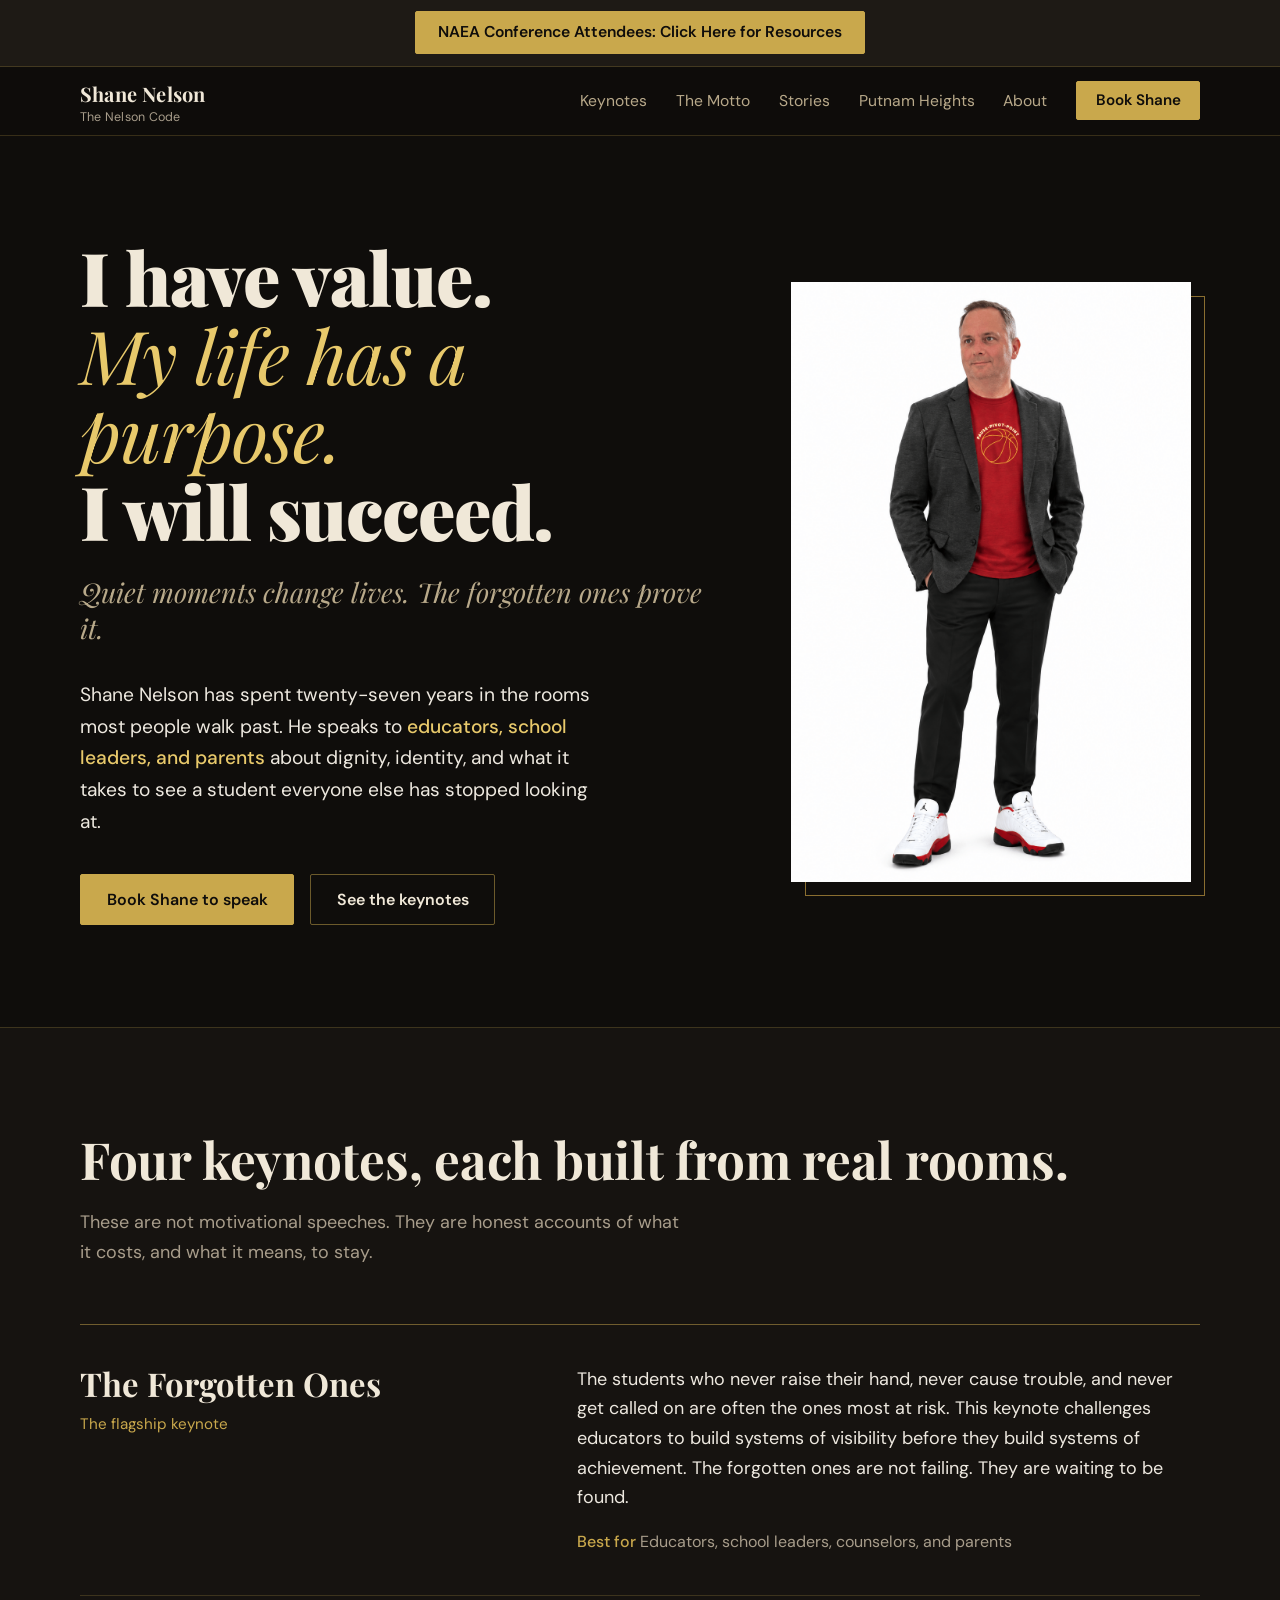
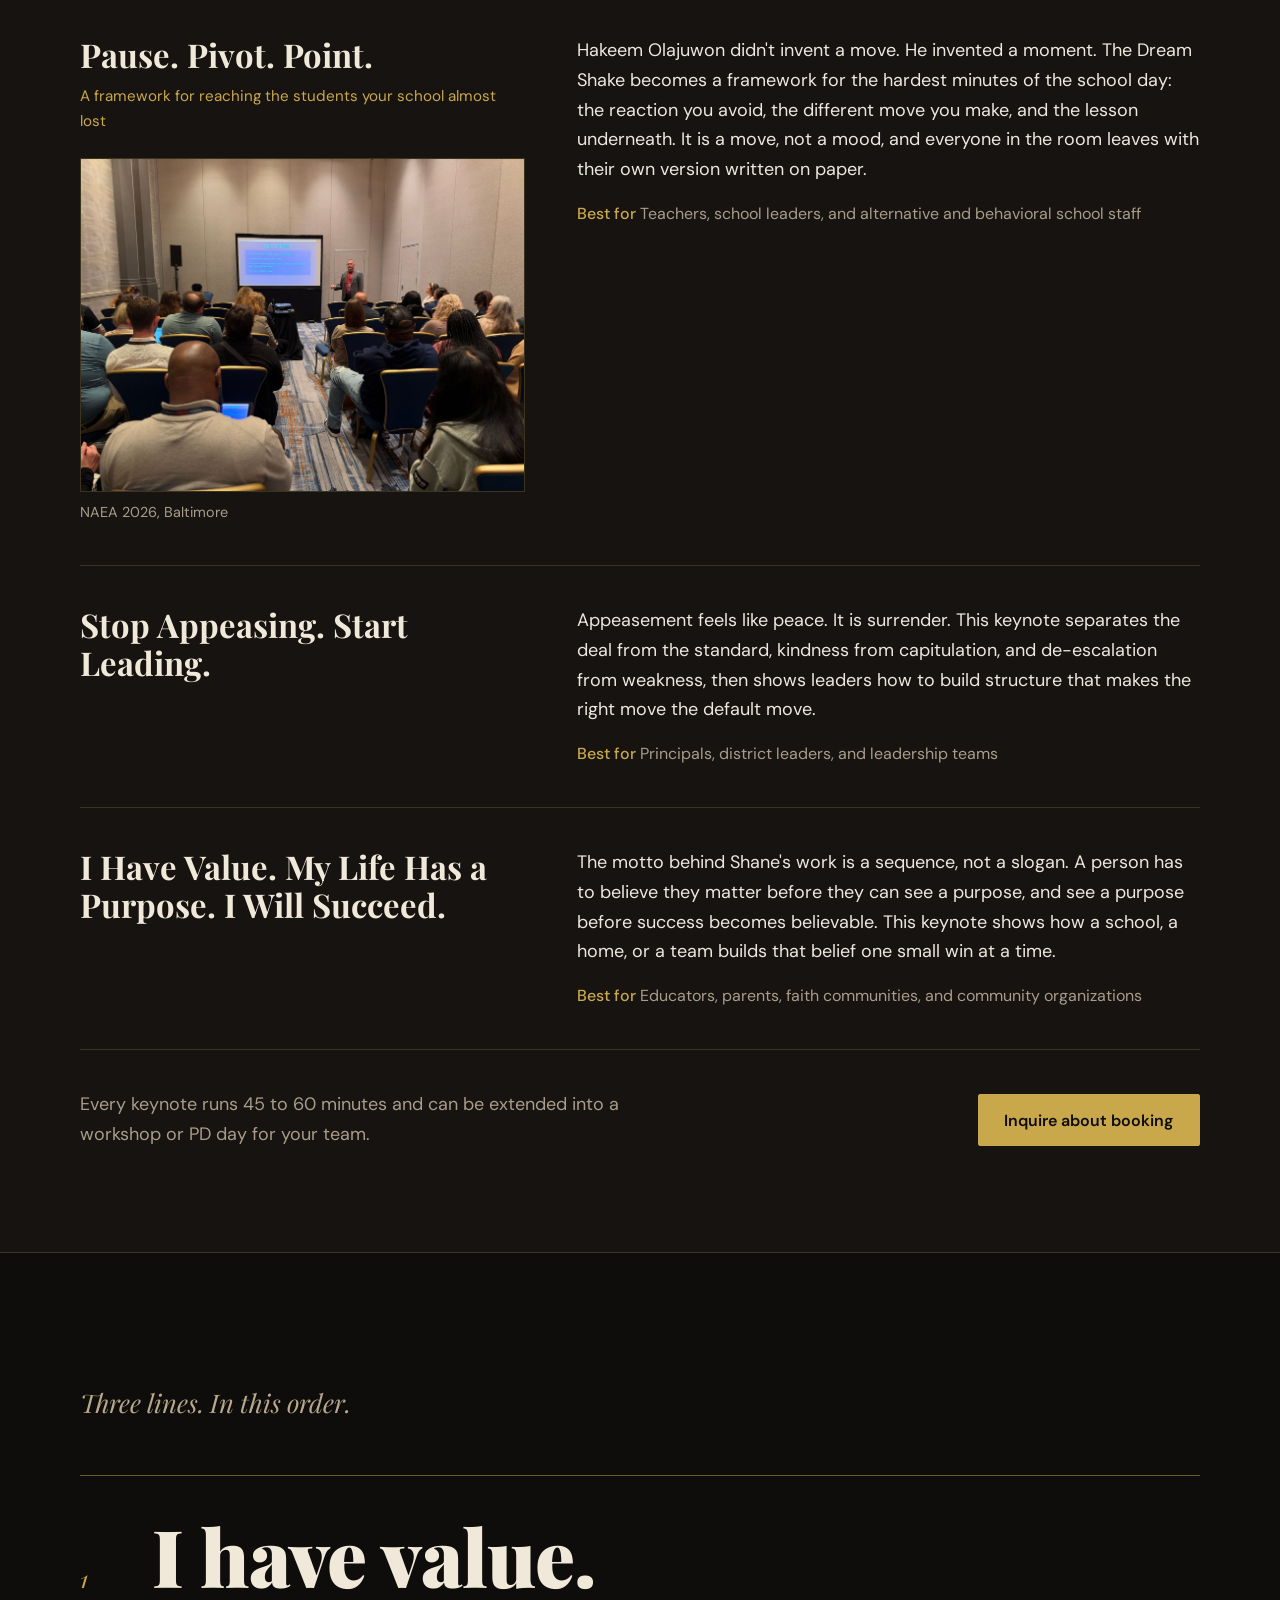
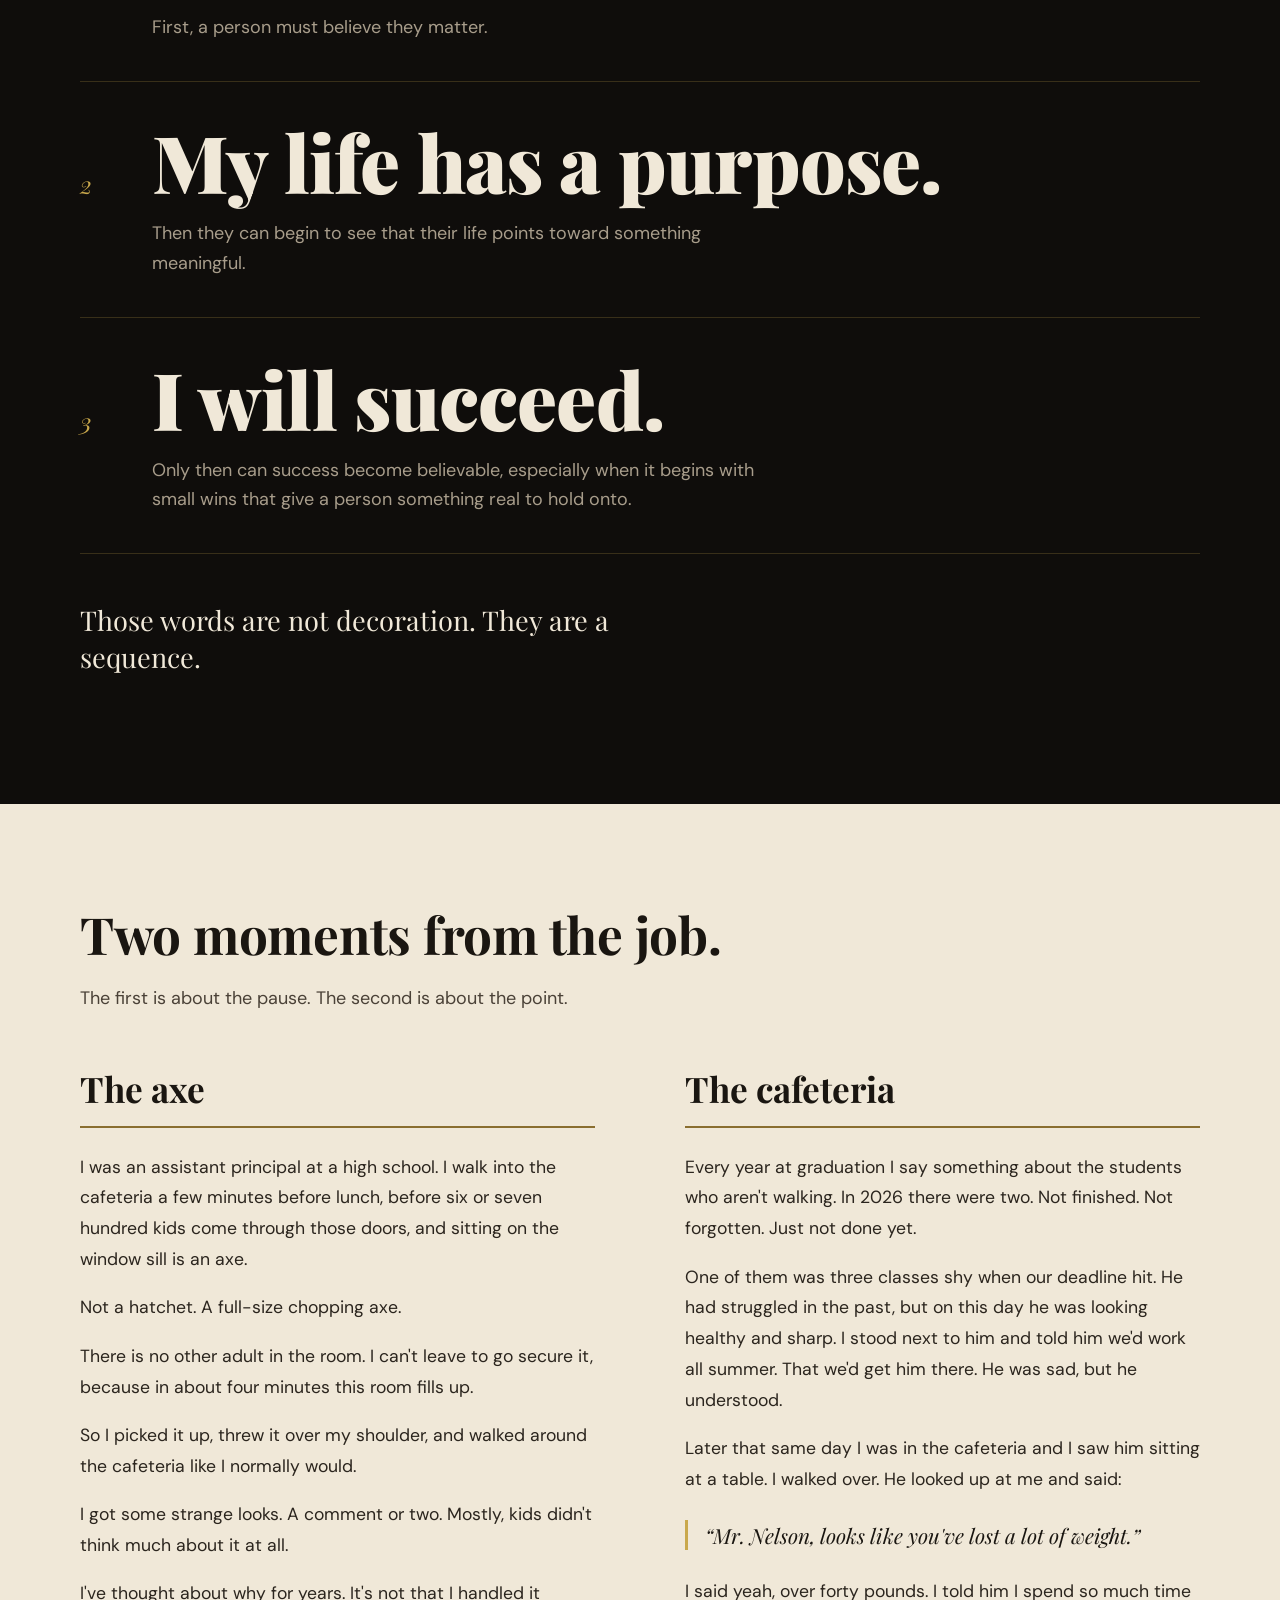
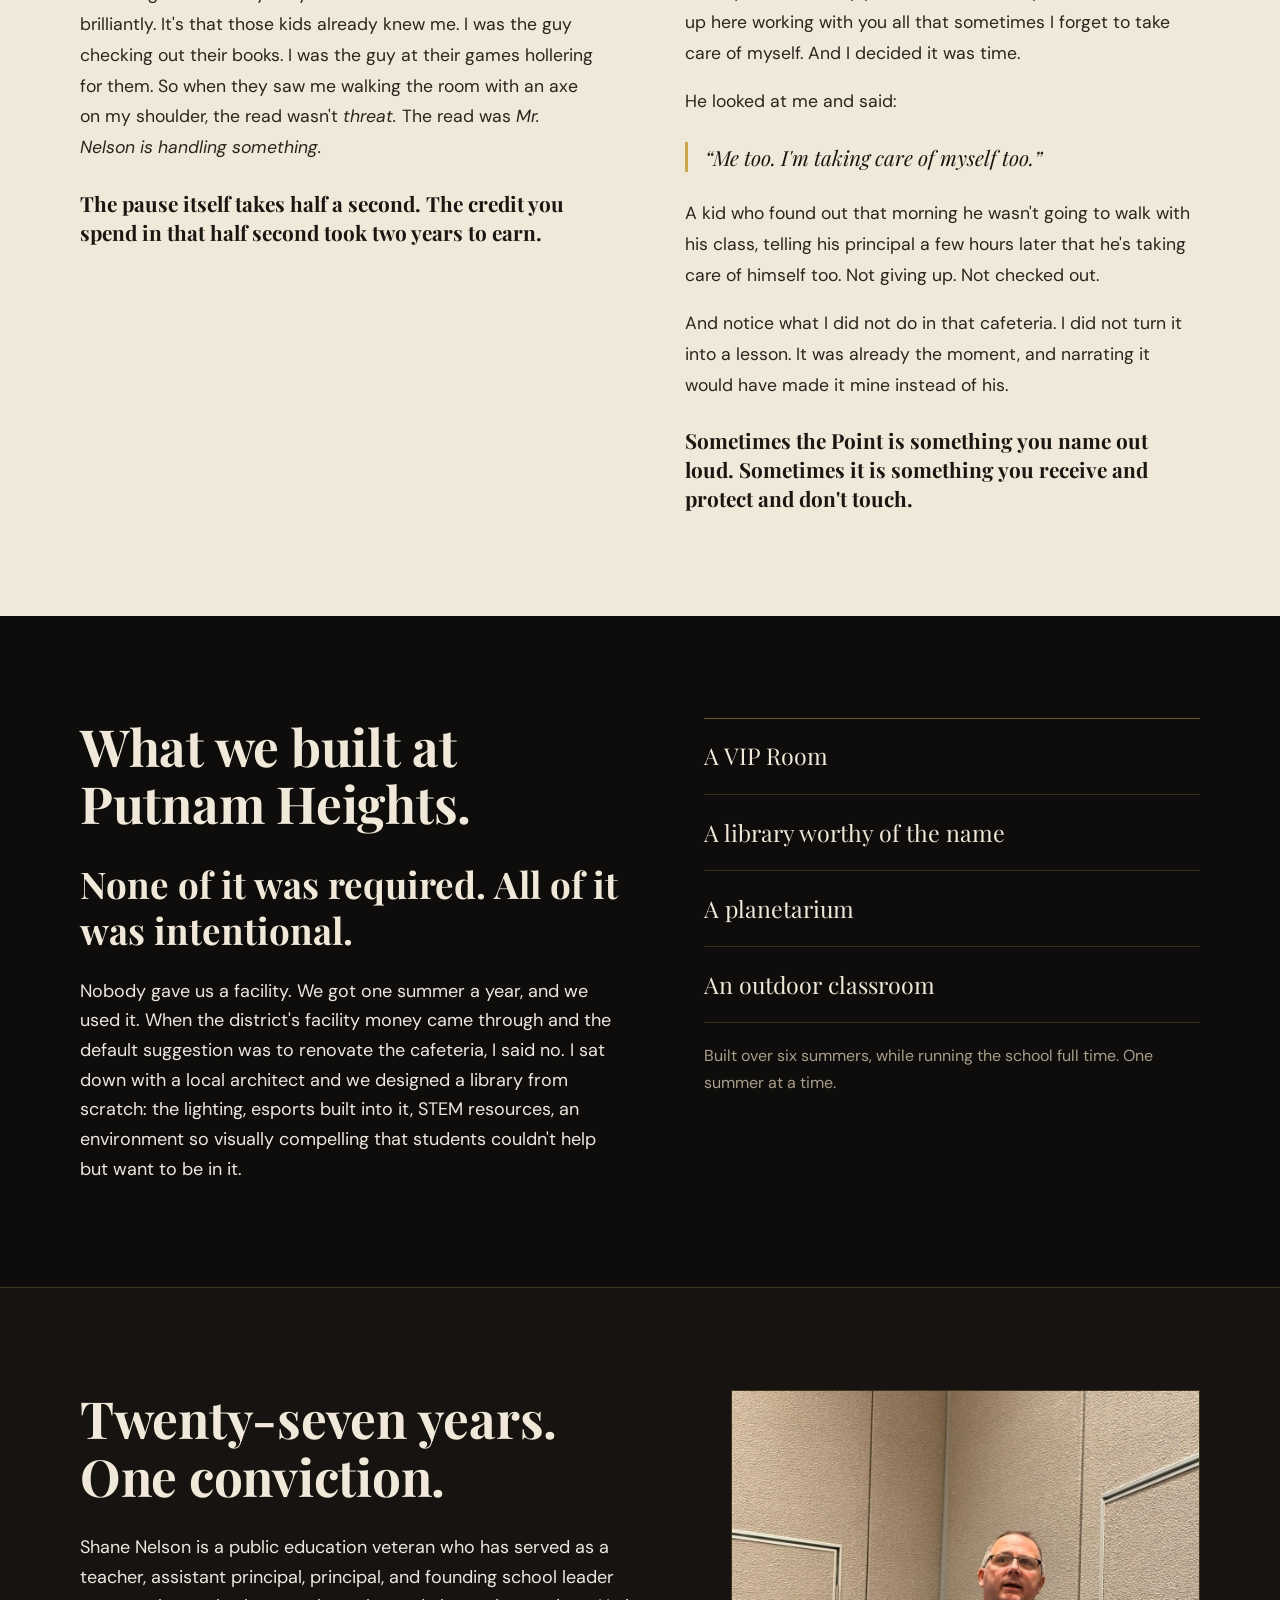
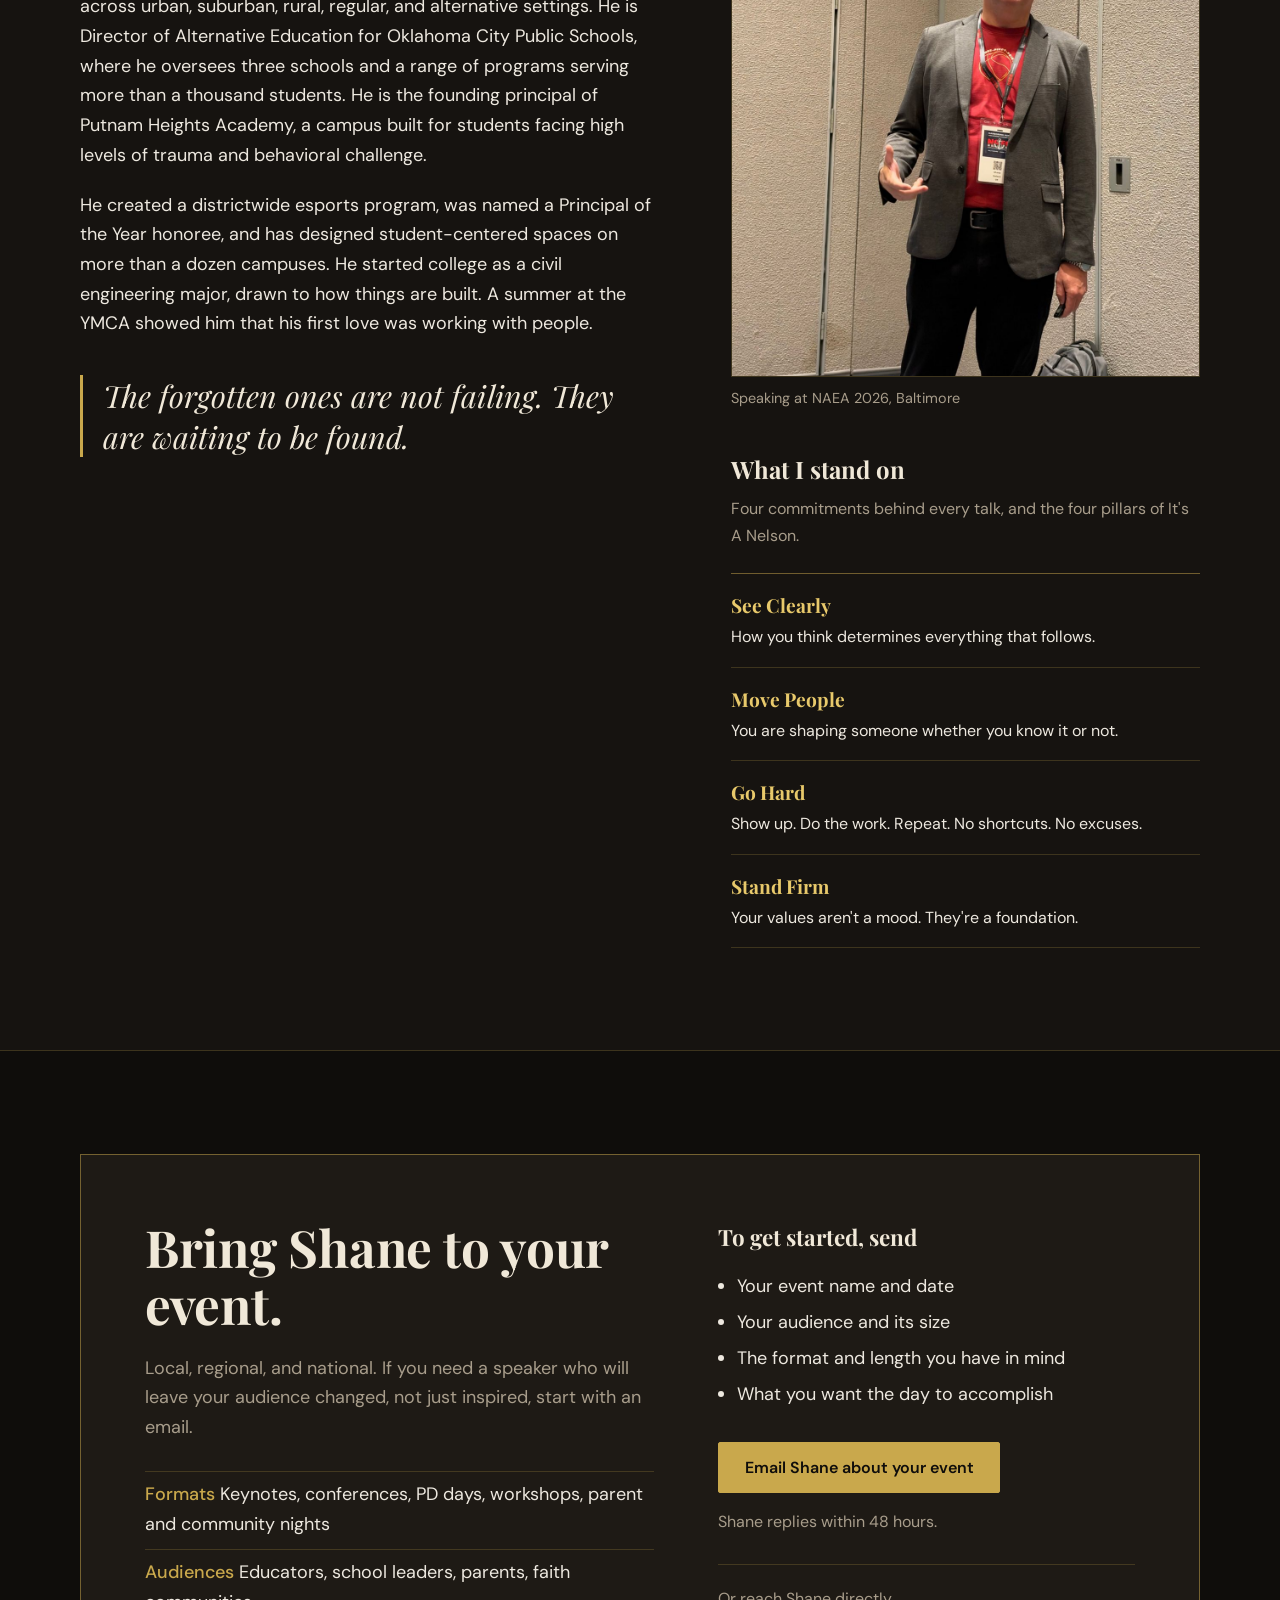
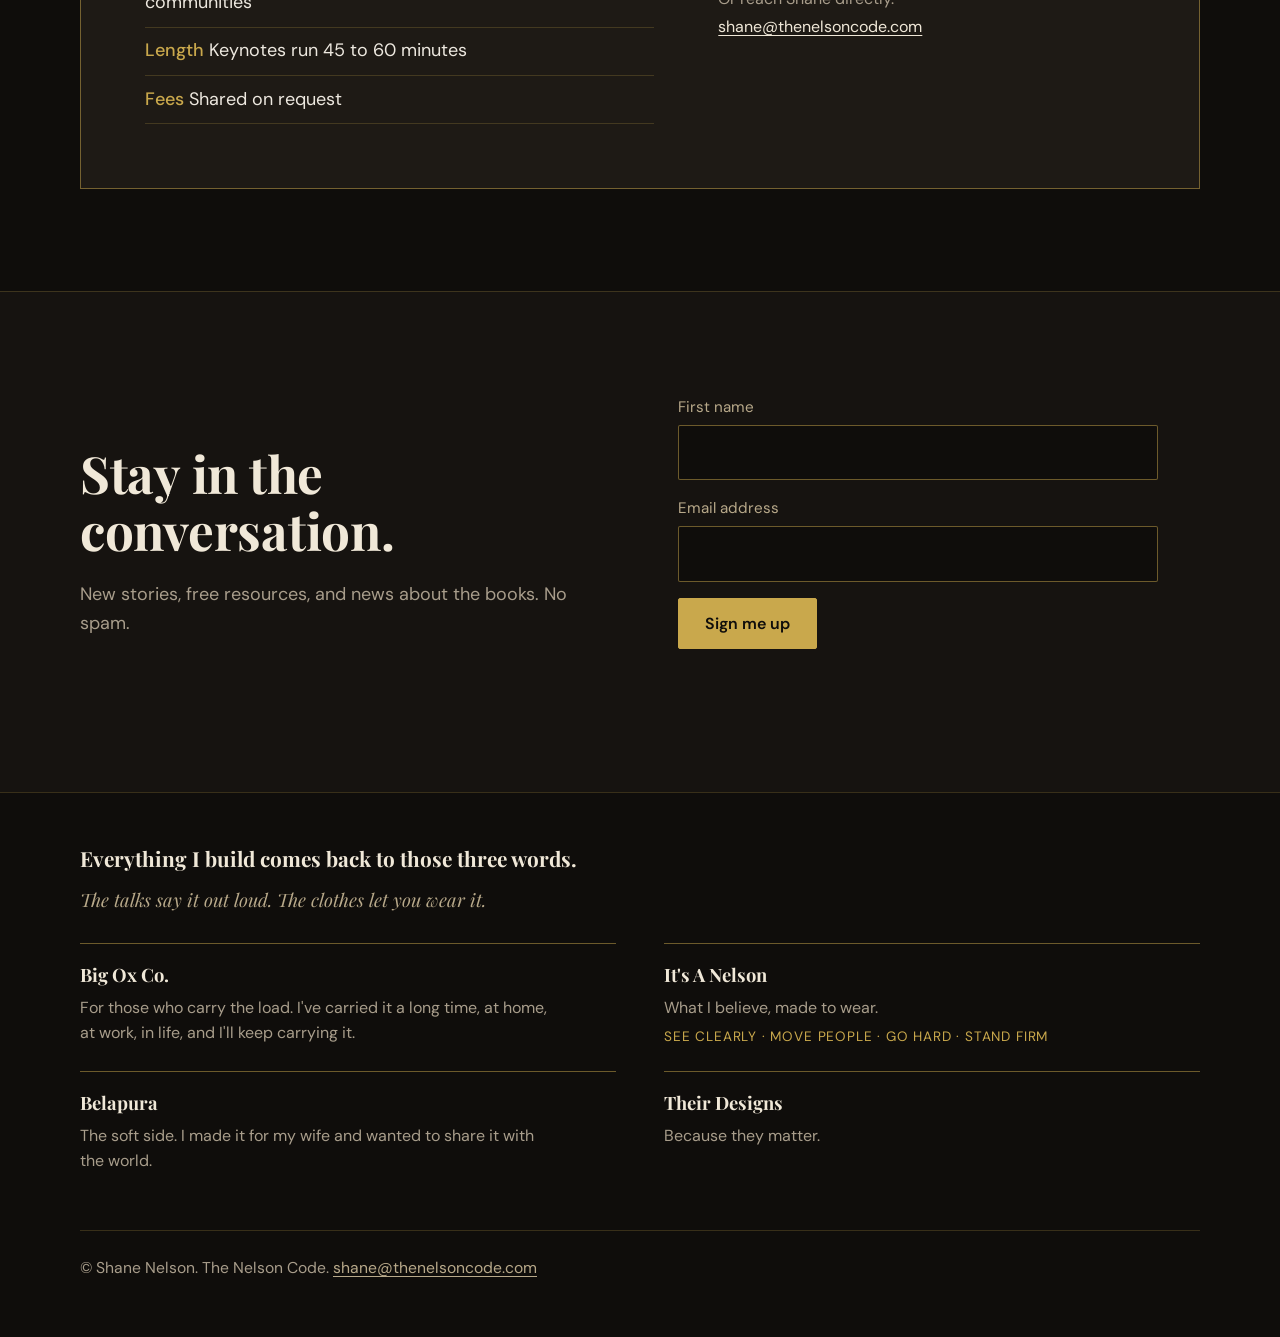
<file: index.html>
<!DOCTYPE html>
<html lang="en">
<head>
<meta charset="UTF-8">
<meta name="viewport" content="width=device-width, initial-scale=1">
<title>Shane Nelson | Keynote Speaker for Educators, Leaders, and Parents</title>
<meta name="description" content="Shane Nelson is a twenty-seven-year educator and Director of Alternative Education for Oklahoma City Public Schools who speaks to educators, school leaders, and parents. Keynotes of 45 to 60 minutes built from real classrooms.">
<meta property="og:type" content="website">
<meta property="og:title" content="Shane Nelson | The Nelson Code">
<meta property="og:description" content="Quiet moments change lives. The forgotten ones prove it. Keynotes for educators, school leaders, and parents.">
<meta property="og:image" content="https://www.thenelsoncode.com/shane-nelson.png">
<meta name="theme-color" content="#0f0d0b">

<link rel="preconnect" href="https://fonts.googleapis.com">
<link rel="preconnect" href="https://fonts.gstatic.com" crossorigin>
<link href="https://fonts.googleapis.com/css2?family=Playfair+Display:ital,wght@0,400;0,700;0,900;1,400;1,700&family=DM+Sans:ital,wght@0,300;0,400;0,500;0,600;1,400&display=swap" rel="stylesheet">

<style>
:root{
  --bg:#0f0d0b;
  --card:#161310;
  --surface:#1e1a15;
  --gold:#c9a84c;
  --gold-light:#e8c96b;
  --gold-dim:#8a6e30;
  --cream:#f0e8d8;
  --cream-dim:#b8a98a;
  --text:#ede8df;
  --text-2:#a89d8b;
  --ink:#1a1611;
  --ink-2:#4a4137;
  --line:rgba(201,168,76,.22);
  --line-strong:rgba(201,168,76,.5);
  --serif:'Playfair Display',Georgia,'Times New Roman',serif;
  --sans:'DM Sans',system-ui,-apple-system,'Segoe UI',Helvetica,Arial,sans-serif;
  --wrap:1120px;
}
*,*::before,*::after{box-sizing:border-box}
html{scroll-behavior:smooth;-webkit-text-size-adjust:100%}
body{margin:0;background:var(--bg);color:var(--text);font-family:var(--sans);font-size:1.125rem;line-height:1.65;font-weight:400;-webkit-font-smoothing:antialiased}
img{max-width:100%;display:block}
a{color:inherit}
h1,h2,h3,p{margin:0}
.wrap{width:min(var(--wrap),100% - 3rem);margin-inline:auto}
section[id]{scroll-margin-top:4.5rem}
:focus-visible{outline:2px solid var(--gold-light);outline-offset:3px;border-radius:2px}
.skip{position:absolute;left:-9999px;top:0;background:var(--gold);color:var(--bg);padding:.75rem 1rem;z-index:100;font-weight:600}
.skip:focus{left:1rem;top:1rem}

/* Buttons */
.btn{display:inline-block;font-family:var(--sans);font-size:1rem;font-weight:600;line-height:1.2;text-decoration:none;padding:.95rem 1.6rem;border:1px solid var(--gold);border-radius:2px;transition:background .2s,color .2s,border-color .2s;text-align:center}
.btn-gold{background:var(--gold);color:var(--bg)}
.btn-gold:hover{background:var(--gold-light);border-color:var(--gold-light)}
.btn-line{color:var(--cream);border-color:var(--line-strong)}
.btn-line:hover{border-color:var(--gold-light);color:var(--gold-light)}

/* NAEA bar */
.naea-bar{background:var(--surface);border-bottom:1px solid var(--line);padding:.7rem 1.5rem;text-align:center}
.naea-bar .btn{padding:.7rem 1.4rem;font-size:.98rem}

/* Nav */
.nav{position:sticky;top:0;z-index:30;background:rgba(15,13,11,.94);backdrop-filter:blur(8px);border-bottom:1px solid var(--line)}
.nav .wrap{display:flex;align-items:center;justify-content:space-between;gap:1.5rem;min-height:4.25rem}
.brand{font-family:var(--serif);font-weight:700;font-size:1.25rem;text-decoration:none;color:var(--cream);letter-spacing:.01em}
.brand small{display:block;font-family:var(--sans);font-weight:400;font-size:.78rem;color:var(--text-2);letter-spacing:.02em;line-height:1.2}
.nav ul{list-style:none;display:flex;align-items:center;gap:1.8rem;margin:0;padding:0}
.nav ul a{text-decoration:none;font-size:.98rem;color:var(--cream-dim)}
.nav ul a:hover{color:var(--gold-light)}
.nav ul a.btn{padding:.6rem 1.15rem;font-size:.95rem;color:var(--bg)}
.nav ul a.btn:hover{color:var(--bg)}
@media (max-width:820px){.nav li.hide-sm{display:none}}

/* Hero */
.hero{padding:clamp(3.5rem,8vw,6.5rem) 0 clamp(4rem,8vw,7rem)}
.hero .wrap{display:grid;grid-template-columns:1.2fr .8fr;gap:clamp(2rem,6vw,5rem);align-items:center}
.hero h1{font-family:var(--serif);font-weight:900;font-size:clamp(2.5rem,5.8vw,4.7rem);line-height:1.05;letter-spacing:-.015em;color:var(--cream)}
.hero h1 span{display:block}
.hero h1 span:nth-child(2){font-style:italic;font-weight:400;color:var(--gold-light)}
.hero .sub{margin-top:1.5rem;font-family:var(--serif);font-style:italic;font-size:clamp(1.3rem,2.4vw,1.7rem);line-height:1.35;color:var(--cream-dim)}
.hero .lead{margin-top:2rem;max-width:33rem;color:var(--text);font-size:1.2rem}
.hero .lead strong{color:var(--gold-light);font-weight:500}
.hero .actions{margin-top:2.25rem;display:flex;flex-wrap:wrap;gap:1rem}
.portrait{position:relative;margin:0;width:100%;max-width:25rem;justify-self:center}
.portrait::after{content:"";position:absolute;inset:0;border:1px solid var(--gold-dim);transform:translate(14px,14px);z-index:0;pointer-events:none}
.portrait .frame{position:relative;z-index:1;aspect-ratio:2/3;background:#fefefe;overflow:hidden}
.portrait img{width:100%;height:100%;object-fit:contain;object-position:center bottom}
@media (max-width:820px){
  .hero .wrap{grid-template-columns:1fr}
  .portrait{max-width:26rem;margin:.5rem 14px 14px 0}
}

/* Section scaffolding */
.sec{padding:clamp(4rem,8vw,7rem) 0}
.sec h2{font-family:var(--serif);font-weight:700;font-size:clamp(2rem,4.2vw,3.2rem);line-height:1.12;color:var(--cream);letter-spacing:-.005em}
.sec .intro{margin-top:1.25rem;max-width:38rem;color:var(--text-2)}

/* Keynotes */
.keynotes{background:var(--card);border-block:1px solid var(--line)}
.talks{margin-top:3.5rem;border-top:1px solid var(--line-strong)}
.talk{display:grid;grid-template-columns:5fr 7fr;gap:clamp(1.25rem,4vw,4rem);padding:2.5rem 0;border-bottom:1px solid var(--line)}
.talk h3{font-family:var(--serif);font-weight:700;font-size:clamp(1.55rem,2.6vw,2.05rem);line-height:1.15;color:var(--cream)}
.talk .tag{margin-top:.6rem;font-size:.95rem;color:var(--gold)}
.talk p{color:var(--text)}
.talk .for{margin-top:1rem;color:var(--text-2);font-size:1rem}
.talk .for b{color:var(--gold);font-weight:500}
.talk-photo{margin:1.5rem 0 0}
.talk-photo img{width:100%;height:auto;aspect-ratio:4/3;object-fit:cover;border:1px solid var(--line)}
.talk-photo figcaption{margin-top:.6rem;font-size:.9rem;color:var(--text-2)}
@media (max-width:820px){.talk{grid-template-columns:1fr;gap:.9rem}}
.talks-foot{margin-top:2.5rem;display:flex;flex-wrap:wrap;gap:1.25rem 2rem;align-items:center;justify-content:space-between}
.talks-foot p{color:var(--text-2);max-width:36rem}

/* Motto */
.motto{padding:clamp(5rem,10vw,9rem) 0}
.motto h2{font-family:var(--serif);font-weight:400;font-style:italic;font-size:clamp(1.3rem,2.2vw,1.6rem);color:var(--cream-dim);margin-bottom:clamp(2rem,4vw,3.5rem)}
.motto-list{list-style:none;margin:0;padding:0;border-top:1px solid var(--line-strong)}
.motto-row{display:grid;grid-template-columns:3.5rem 1fr;column-gap:1rem;align-items:baseline;padding:clamp(1.5rem,3vw,2.5rem) 0;border-bottom:1px solid var(--line)}
.motto-row .n{font-family:var(--serif);font-style:italic;font-size:1.5rem;color:var(--gold)}
.motto-row .line{font-family:var(--serif);font-weight:900;font-size:clamp(2.2rem,6.2vw,5rem);line-height:1.05;color:var(--cream);letter-spacing:-.01em}
.motto-row .why{grid-column:2;margin-top:.9rem;max-width:38rem;color:var(--text-2)}
.motto .close{margin-top:clamp(2rem,4vw,3rem);font-family:var(--serif);font-size:clamp(1.25rem,2.4vw,1.7rem);color:var(--cream);max-width:36rem;line-height:1.35}
.js .motto-row{opacity:0;transform:translateY(18px);transition:opacity .9s ease,transform .9s ease}
.js .motto-row.in{opacity:1;transform:none}
@media (prefers-reduced-motion:reduce){.js .motto-row{opacity:1;transform:none;transition:none}html{scroll-behavior:auto}}
@media (max-width:600px){.motto-row{grid-template-columns:2rem 1fr}}

/* Stories (light band) */
.stories{background:var(--cream);color:var(--ink)}
.stories h2{color:var(--ink)}
.stories .intro{color:var(--ink-2)}
.story-grid{margin-top:3.5rem;display:grid;grid-template-columns:1fr 1fr;gap:clamp(3rem,7vw,6rem)}
@media (max-width:900px){.story-grid{grid-template-columns:1fr;gap:4rem}}
.story h3{font-family:var(--serif);font-weight:700;font-size:clamp(1.7rem,3vw,2.2rem);line-height:1.15;color:var(--ink);padding-bottom:1rem;margin-bottom:1.5rem;border-bottom:2px solid var(--gold-dim)}
.story p{font-size:1.1rem;line-height:1.75;color:#2b251e;max-width:34rem}
.story p+p{margin-top:1.1rem}
.story .say{font-family:var(--serif);font-style:italic;font-size:1.3rem;line-height:1.45;color:var(--ink);border-left:3px solid var(--gold);padding-left:1.1rem;margin-block:1.6rem}
.story .land{font-family:var(--serif);font-weight:700;font-size:1.3rem;line-height:1.4;color:var(--ink);margin-top:1.6rem}

/* Putnam Heights */
.pha .grid{display:grid;grid-template-columns:1.05fr .95fr;gap:clamp(2.5rem,6vw,5.5rem);align-items:start}
@media (max-width:900px){.pha .grid{grid-template-columns:1fr}}
.pha .big{font-family:var(--serif);font-weight:700;font-size:clamp(1.6rem,3vw,2.3rem);line-height:1.25;color:var(--cream);margin-top:1.75rem}
.pha p.body{margin-top:1.5rem;color:var(--text);max-width:36rem}
.builds{list-style:none;margin:0;padding:0;border-top:1px solid var(--line-strong)}
.builds li{padding:1.15rem 0;border-bottom:1px solid var(--line);font-family:var(--serif);font-size:1.45rem;color:var(--cream)}
.builds-note{margin-top:1.25rem;color:var(--text-2);font-size:1rem}
.album{margin-top:2.25rem}
.album p{margin-top:.9rem;color:var(--text-2);font-size:1rem}

/* About */
.about{background:var(--card);border-block:1px solid var(--line)}
.about .grid{display:grid;grid-template-columns:1.1fr .9fr;gap:clamp(2.5rem,6vw,5.5rem);align-items:start}
@media (max-width:900px){.about .grid{grid-template-columns:1fr}}
.about p.body{margin-top:1.25rem;max-width:36rem}
.about p.body:first-of-type{margin-top:1.75rem}
.pull{margin-top:2.25rem;font-family:var(--serif);font-style:italic;font-size:clamp(1.4rem,2.6vw,1.9rem);line-height:1.35;color:var(--cream);border-left:3px solid var(--gold);padding-left:1.25rem;max-width:34rem}
.about-photo{margin:0 0 2.5rem}
.about-photo img{width:100%;height:auto;aspect-ratio:4/5;object-fit:cover;object-position:50% 25%;border:1px solid var(--line)}
.about-photo figcaption{margin-top:.6rem;font-size:.9rem;color:var(--text-2)}
.code h3{font-family:var(--serif);font-weight:700;font-size:1.5rem;color:var(--cream)}
.code .sub{margin-top:.4rem;color:var(--text-2);font-size:1rem}
.code dl{margin:1.5rem 0 0;border-top:1px solid var(--line-strong)}
.code .row{padding:1rem 0;border-bottom:1px solid var(--line)}
.code dt{font-family:var(--serif);font-weight:700;font-size:1.2rem;color:var(--gold-light)}
.code dd{margin:.15rem 0 0;color:var(--text);font-size:1rem}

/* Book */
.book .box{background:var(--surface);border:1px solid var(--line-strong);padding:clamp(2rem,5vw,4rem);display:grid;grid-template-columns:1.1fr .9fr;gap:clamp(2rem,5vw,4rem);align-items:start}
@media (max-width:900px){.book .box{grid-template-columns:1fr}}
.book .facts{margin:1.75rem 0 0;padding:0;list-style:none;color:var(--text)}
.book .facts li{padding:.55rem 0;border-bottom:1px solid var(--line)}
.book .facts li:first-child{border-top:1px solid var(--line)}
.book .facts b{color:var(--gold);font-weight:500}
.book h3{font-family:var(--serif);font-weight:700;font-size:1.4rem;color:var(--cream)}
.book .send{margin:1rem 0 0;padding-left:1.15rem;color:var(--text)}
.book .send li{margin-top:.4rem}
.book .cta{margin-top:2rem}
.book .note{margin-top:1rem;color:var(--text-2);font-size:1rem}
.book .direct{margin-top:1.75rem;padding-top:1.25rem;border-top:1px solid var(--line);color:var(--text-2);font-size:1rem;line-height:1.8}
.book .direct a{color:var(--cream);text-underline-offset:3px}
.book .direct a:hover{color:var(--gold-light)}


/* Newsletter form */
.signup{display:grid;gap:1rem;max-width:30rem}
.signup label{display:block;font-size:.95rem;color:var(--cream-dim);margin-bottom:.3rem}
.signup input[type=text],.signup input[type=email]{width:100%;font:inherit;font-size:1rem;color:var(--cream);background:var(--bg);border:1px solid var(--line-strong);border-radius:2px;padding:.85rem 1rem}
.signup input::placeholder{color:#6f6656}
.signup input:focus-visible{outline:2px solid var(--gold-light);outline-offset:2px;border-color:var(--gold-light)}
.signup .btn{justify-self:start;cursor:pointer}
.signup .btn[disabled]{opacity:.6;cursor:default}
.signup .msg{min-height:1.5em;color:var(--gold-light);font-size:1rem}
.signup .hp{position:absolute;left:-9999px}

/* Newsletter section */
.news{background:var(--card);border-top:1px solid var(--line)}
.news .grid{display:grid;grid-template-columns:1fr 1fr;gap:clamp(2rem,6vw,5rem);align-items:center}
@media (max-width:900px){.news .grid{grid-template-columns:1fr}}

/* Footer */
footer{padding:3rem 0 3.5rem;border-top:1px solid var(--line)}
footer .more h2{font-family:var(--serif);font-weight:700;font-size:1.3rem;color:var(--cream)}
footer .more .lede{margin-top:.6rem;font-family:var(--serif);font-style:italic;font-size:1.15rem;color:var(--cream-dim);max-width:36rem}
footer .more ul{list-style:none;margin:1.75rem 0 0;padding:0;display:grid;grid-template-columns:repeat(2,1fr);gap:.5rem 3rem}
@media (max-width:700px){footer .more ul{grid-template-columns:1fr}}
footer .more a{display:block;text-decoration:none;padding:1rem 0;border-top:1px solid var(--line-strong)}
footer .more a:hover b{color:var(--gold-light)}
footer .more b{display:block;font-family:var(--serif);font-weight:700;font-size:1.15rem;color:var(--cream)}
footer .more span{display:block;margin-top:.35rem;color:var(--text-2);font-size:1rem;line-height:1.55;max-width:30rem}
footer .more span i{display:block;margin-top:.35rem;font-style:normal;font-size:.85rem;letter-spacing:.06em;text-transform:uppercase;color:var(--gold)}
footer .legal{margin-top:2.5rem;padding-top:1.5rem;border-top:1px solid var(--line)}
footer p{color:var(--text-2);font-size:.98rem}
footer a{color:var(--cream-dim);text-underline-offset:3px}
footer a:hover{color:var(--gold-light)}
</style>
</head>
<body>

<a class="skip" href="#main">Skip to content</a>

<!-- NAEA button: remove this whole div after the conference if you'd like -->
<div class="naea-bar">
  <a class="btn btn-gold" href="/naea/">NAEA Conference Attendees: Click Here for Resources</a>
</div>

<header class="nav">
  <div class="wrap">
    <a class="brand" href="/">Shane Nelson<small>The Nelson Code</small></a>
    <nav aria-label="Main">
      <ul>
        <li class="hide-sm"><a href="#speaking">Keynotes</a></li>
        <li class="hide-sm"><a href="#motto">The Motto</a></li>
        <li class="hide-sm"><a href="#stories">Stories</a></li>
        <li class="hide-sm"><a href="#putnam">Putnam Heights</a></li>
        <li class="hide-sm"><a href="#about">About</a></li>
        <li><a class="btn btn-gold" href="#book">Book Shane</a></li>
      </ul>
    </nav>
  </div>
</header>

<main id="main">

  <!-- HERO -->
  <section class="hero">
    <div class="wrap">
      <div>
        <h1><span>I have value.</span><span>My life has a purpose.</span><span>I will succeed.</span></h1>
        <p class="sub">Quiet moments change lives. The forgotten ones prove it.</p>
        <p class="lead">Shane Nelson has spent twenty-seven years in the rooms most people walk past. He speaks to <strong>educators, school leaders, and parents</strong> about dignity, identity, and what it takes to see a student everyone else has stopped looking at.</p>
        <div class="actions">
          <a class="btn btn-gold" href="#book">Book Shane to speak</a>
          <a class="btn btn-line" href="#speaking">See the keynotes</a>
        </div>
      </div>
      <figure class="portrait">
        <div class="frame"><img src="/shane-nelson.png" alt="Shane Nelson" fetchpriority="high"></div>
      </figure>
    </div>
  </section>

  <!-- KEYNOTES -->
  <section id="speaking" class="sec keynotes">
    <div class="wrap">
      <h2>Four keynotes, each built from real rooms.</h2>
      <p class="intro">These are not motivational speeches. They are honest accounts of what it costs, and what it means, to stay.</p>

      <div class="talks">
        <article class="talk">
          <div>
            <h3>The Forgotten Ones</h3>
            <p class="tag">The flagship keynote</p>
          </div>
          <div>
            <p>The students who never raise their hand, never cause trouble, and never get called on are often the ones most at risk. This keynote challenges educators to build systems of visibility before they build systems of achievement. The forgotten ones are not failing. They are waiting to be found.</p>
            <p class="for"><b>Best for</b> Educators, school leaders, counselors, and parents</p>
          </div>
        </article>

        <article class="talk">
          <div>
            <h3>Pause. Pivot. Point.</h3>
            <p class="tag">A framework for reaching the students your school almost lost</p>
            <figure class="talk-photo">
              <img src="/naea-2026-room.jpg" alt="A full room of educators listening to Shane Nelson present Pause. Pivot. Point." loading="lazy" width="1800" height="1350">
              <figcaption>NAEA 2026, Baltimore</figcaption>
            </figure>
          </div>
          <div>
            <p>Hakeem Olajuwon didn't invent a move. He invented a moment. The Dream Shake becomes a framework for the hardest minutes of the school day: the reaction you avoid, the different move you make, and the lesson underneath. It is a move, not a mood, and everyone in the room leaves with their own version written on paper.</p>
            <p class="for"><b>Best for</b> Teachers, school leaders, and alternative and behavioral school staff</p>
          </div>
        </article>

        <article class="talk">
          <div>
            <h3>Stop Appeasing. Start Leading.</h3>
          </div>
          <div>
            <p>Appeasement feels like peace. It is surrender. This keynote separates the deal from the standard, kindness from capitulation, and de-escalation from weakness, then shows leaders how to build structure that makes the right move the default move.</p>
            <p class="for"><b>Best for</b> Principals, district leaders, and leadership teams</p>
          </div>
        </article>

        <article class="talk">
          <div>
            <h3>I Have Value. My Life Has a Purpose. I Will Succeed.</h3>
          </div>
          <div>
            <p>The motto behind Shane's work is a sequence, not a slogan. A person has to believe they matter before they can see a purpose, and see a purpose before success becomes believable. This keynote shows how a school, a home, or a team builds that belief one small win at a time.</p>
            <p class="for"><b>Best for</b> Educators, parents, faith communities, and community organizations</p>
          </div>
        </article>
      </div>

      <div class="talks-foot">
        <p>Every keynote runs 45 to 60 minutes and can be extended into a workshop or PD day for your team.</p>
        <a class="btn btn-gold" href="#book">Inquire about booking</a>
      </div>
    </div>
  </section>

  <!-- MOTTO -->
  <section id="motto" class="motto">
    <div class="wrap">
      <h2>Three lines. In this order.</h2>
      <ol class="motto-list">
        <li class="motto-row">
          <span class="n">1</span>
          <span class="line">I have value.</span>
          <p class="why">First, a person must believe they matter.</p>
        </li>
        <li class="motto-row">
          <span class="n">2</span>
          <span class="line">My life has a purpose.</span>
          <p class="why">Then they can begin to see that their life points toward something meaningful.</p>
        </li>
        <li class="motto-row">
          <span class="n">3</span>
          <span class="line">I will succeed.</span>
          <p class="why">Only then can success become believable, especially when it begins with small wins that give a person something real to hold onto.</p>
        </li>
      </ol>
      <p class="close">Those words are not decoration. They are a sequence.</p>
    </div>
  </section>

  <!-- STORIES -->
  <section id="stories" class="sec stories">
    <div class="wrap">
      <h2>Two moments from the job.</h2>
      <p class="intro">The first is about the pause. The second is about the point.</p>

      <div class="story-grid">
        <article class="story">
          <h3>The axe</h3>
          <p>I was an assistant principal at a high school. I walk into the cafeteria a few minutes before lunch, before six or seven hundred kids come through those doors, and sitting on the window sill is an axe.</p>
          <p>Not a hatchet. A full-size chopping axe.</p>
          <p>There is no other adult in the room. I can't leave to go secure it, because in about four minutes this room fills up.</p>
          <p>So I picked it up, threw it over my shoulder, and walked around the cafeteria like I normally would.</p>
          <p>I got some strange looks. A comment or two. Mostly, kids didn't think much about it at all.</p>
          <p>I've thought about why for years. It's not that I handled it brilliantly. It's that those kids already knew me. I was the guy checking out their books. I was the guy at their games hollering for them. So when they saw me walking the room with an axe on my shoulder, the read wasn't <em>threat.</em> The read was <em>Mr. Nelson is handling something.</em></p>
          <p class="land">The pause itself takes half a second. The credit you spend in that half second took two years to earn.</p>
        </article>

        <article class="story">
          <h3>The cafeteria</h3>
          <p>Every year at graduation I say something about the students who aren't walking. In 2026 there were two. Not finished. Not forgotten. Just not done yet.</p>
          <p>One of them was three classes shy when our deadline hit. He had struggled in the past, but on this day he was looking healthy and sharp. I stood next to him and told him we'd work all summer. That we'd get him there. He was sad, but he understood.</p>
          <p>Later that same day I was in the cafeteria and I saw him sitting at a table. I walked over. He looked up at me and said:</p>
          <p class="say">“Mr. Nelson, looks like you've lost a lot of weight.”</p>
          <p>I said yeah, over forty pounds. I told him I spend so much time up here working with you all that sometimes I forget to take care of myself. And I decided it was time.</p>
          <p>He looked at me and said:</p>
          <p class="say">“Me too. I'm taking care of myself too.”</p>
          <p>A kid who found out that morning he wasn't going to walk with his class, telling his principal a few hours later that he's taking care of himself too. Not giving up. Not checked out.</p>
          <p>And notice what I did not do in that cafeteria. I did not turn it into a lesson. It was already the moment, and narrating it would have made it mine instead of his.</p>
          <p class="land">Sometimes the Point is something you name out loud. Sometimes it is something you receive and protect and don't touch.</p>
        </article>
      </div>
    </div>
  </section>

  <!-- PUTNAM HEIGHTS -->
  <section id="putnam" class="sec pha">
    <div class="wrap grid">
      <div>
        <h2>What we built at Putnam Heights.</h2>
        <p class="big">None of it was required. All of it was intentional.</p>
        <p class="body">Nobody gave us a facility. We got one summer a year, and we used it. When the district's facility money came through and the default suggestion was to renovate the cafeteria, I said no. I sat down with a local architect and we designed a library from scratch: the lighting, esports built into it, STEM resources, an environment so visually compelling that students couldn't help but want to be in it.</p>
        <div class="album" id="album-wrap">
          <!-- EDIT: replace ALBUM_URL_HERE with your photo album link (Google Photos, iCloud, Flickr, etc.). Until you do, this button stays hidden. -->
          <a id="album-link" class="btn btn-gold" href="ALBUM_URL_HERE" target="_blank" rel="noopener">See the photo album</a>
          <p>Photos of the spaces built at Putnam Heights.</p>
        </div>
      </div>
      <div>
        <ul class="builds" aria-label="Built over six summers, one summer at a time">
          <li>A VIP Room</li>
          <li>A library worthy of the name</li>
          <li>A planetarium</li>
          <li>An outdoor classroom</li>
        </ul>
        <p class="builds-note">Built over six summers, while running the school full time. One summer at a time.</p>
      </div>
    </div>
  </section>

  <!-- ABOUT -->
  <section id="about" class="sec about">
    <div class="wrap grid">
      <div>
        <h2>Twenty-seven years. One conviction.</h2>
        <p class="body">Shane Nelson is a public education veteran who has served as a teacher, assistant principal, principal, and founding school leader across urban, suburban, rural, regular, and alternative settings. He is Director of Alternative Education for Oklahoma City Public Schools, where he oversees three schools and a range of programs serving more than a thousand students. He is the founding principal of Putnam Heights Academy, a campus built for students facing high levels of trauma and behavioral challenge.</p>
        <p class="body">He created a districtwide esports program, was named a Principal of the Year honoree, and has designed student-centered spaces on more than a dozen campuses. He started college as a civil engineering major, drawn to how things are built. A summer at the YMCA showed him that his first love was working with people.</p>
        <p class="pull">The forgotten ones are not failing. They are waiting to be found.</p>
      </div>
      <div class="code">
        <figure class="about-photo">
          <img src="/naea-2026-speaking.jpg" alt="Shane Nelson speaking at the NAEA conference" loading="lazy" width="1100" height="1467">
          <figcaption>Speaking at NAEA 2026, Baltimore</figcaption>
        </figure>
        <h3>What I stand on</h3>
        <p class="sub">Four commitments behind every talk, and the four pillars of It's A Nelson.</p>
        <dl>
          <div class="row"><dt>See Clearly</dt><dd>How you think determines everything that follows.</dd></div>
          <div class="row"><dt>Move People</dt><dd>You are shaping someone whether you know it or not.</dd></div>
          <div class="row"><dt>Go Hard</dt><dd>Show up. Do the work. Repeat. No shortcuts. No excuses.</dd></div>
          <div class="row"><dt>Stand Firm</dt><dd>Your values aren't a mood. They're a foundation.</dd></div>
        </dl>
      </div>
    </div>
  </section>

  <!-- BOOK SHANE -->
  <section id="book" class="sec book">
    <div class="wrap">
      <div class="box">
        <div>
          <h2>Bring Shane to your event.</h2>
          <p class="intro">Local, regional, and national. If you need a speaker who will leave your audience changed, not just inspired, start with an email.</p>
          <ul class="facts">
            <li><b>Formats</b> Keynotes, conferences, PD days, workshops, parent and community nights</li>
            <li><b>Audiences</b> Educators, school leaders, parents, faith communities</li>
            <li><b>Length</b> Keynotes run 45 to 60 minutes</li>
            <li><b>Fees</b> Shared on request</li>
          </ul>
        </div>
        <div>
          <h3>To get started, send</h3>
          <ul class="send">
            <li>Your event name and date</li>
            <li>Your audience and its size</li>
            <li>The format and length you have in mind</li>
            <li>What you want the day to accomplish</li>
          </ul>
          <div class="cta">
            <a class="btn btn-gold" href="mailto:shane@thenelsoncode.com?subject=Speaking%20inquiry%20for%20Shane%20Nelson&amp;body=Event%20name%20and%20date%3A%0D%0A%0D%0AAudience%20and%20size%3A%0D%0A%0D%0AFormat%20and%20length%3A%0D%0A%0D%0AWhat%20you%20want%20the%20day%20to%20accomplish%3A%0D%0A">Email Shane about your event</a>
          </div>
          <p class="note">Shane replies within 48 hours.</p>
          <p class="direct">Or reach Shane directly.<br><a href="mailto:shane@thenelsoncode.com">shane@thenelsoncode.com</a></p>
        </div>
      </div>
    </div>
  </section>

  <!-- NEWSLETTER -->
  <section id="newsletter" class="sec news">
    <div class="wrap grid">
      <div>
        <h2>Stay in the conversation.</h2>
        <p class="intro">New stories, free resources, and news about the books. No spam.</p>
      </div>
      <form class="signup" id="signup" name="newsletter" method="POST" data-netlify="true" data-netlify-honeypot="bot-field">
        <input type="hidden" name="form-name" value="newsletter">
        <input type="hidden" name="source" value="homepage">
        <p class="hp" aria-hidden="true"><label>Leave this empty <input name="bot-field" tabindex="-1" autocomplete="off"></label></p>
        <div><label for="su-name">First name</label><input id="su-name" type="text" name="first_name" autocomplete="given-name"></div>
        <div><label for="su-email">Email address</label><input id="su-email" type="email" name="email" autocomplete="email" required></div>
        <button class="btn btn-gold" type="submit">Sign me up</button>
        <p class="msg" role="status" aria-live="polite"></p>
      </form>
    </div>
  </section>

</main>

<footer>
  <div class="wrap">
    <div class="more">
      <h2>Everything I build comes back to those three words.</h2>
      <p class="lede">The talks say it out loud. The clothes let you wear it.</p>
      <ul>
        <li><a href="https://bigoxco.com"><b>Big Ox Co.</b><span>For those who carry the load. I've carried it a long time, at home, at work, in life, and I'll keep carrying it.</span></a></li>
        <li><a href="https://itsanelson.com"><b>It's A Nelson</b><span>What I believe, made to wear.<i>See Clearly · Move People · Go Hard · Stand Firm</i></span></a></li>
        <li><a href="https://belapura.com"><b>Belapura</b><span>The soft side. I made it for my wife and wanted to share it with the world.</span></a></li>
        <li><a href="https://theirdesigns.com"><b>Their Designs</b><span>Because they matter.</span></a></li>
      </ul>
    </div>
    <div class="legal">
      <p>&copy; Shane Nelson. The Nelson Code. <a href="mailto:shane@thenelsoncode.com">shane@thenelsoncode.com</a></p>
    </div>
  </div>
</footer>

<script>
(function(){
  document.documentElement.classList.add('js');

  // If the album link hasn't been set yet, hide the button instead of showing a dead link.
  var album=document.getElementById('album-link');
  if(album && album.getAttribute('href').indexOf('ALBUM_URL_HERE')!==-1){
    var wrap=document.getElementById('album-wrap');
    if(wrap){wrap.hidden=true;}
  }


  // Newsletter signup: saves to Netlify Forms (the record) and subscribes the
  // person to The Nelson Code list in Klaviyo (which sends the welcome email).
  var form=document.getElementById('signup');
  if(form && window.fetch && window.URLSearchParams && window.FormData){
    form.addEventListener('submit',function(ev){
      ev.preventDefault();
      var msg=form.querySelector('.msg'), btn=form.querySelector('button');
      btn.disabled=true; msg.textContent='Sending...';
      var fd=new FormData(form);
      var email=(fd.get('email')||'').trim(), first=(fd.get('first_name')||'').trim(), src=fd.get('source')||'';
      var toNetlify=fetch('/',{method:'POST',headers:{'Content-Type':'application/x-www-form-urlencoded'},body:new URLSearchParams(fd).toString()})
        .then(function(r){return r.ok;},function(){return false;});
      var toKlaviyo=Promise.resolve(false);
      if(!fd.get('bot-field')){
        var attrs={email:email,properties:{nelsoncode_source:src}};
        if(first){attrs.first_name=first;}
        toKlaviyo=fetch('https://a.klaviyo.com/client/subscriptions?company_id=QUnLHh',{method:'POST',
          headers:{'Content-Type':'application/vnd.api+json','revision':'2025-01-15'},
          body:JSON.stringify({data:{type:'subscription',attributes:{custom_source:'thenelsoncode.com '+src,
            profile:{data:{type:'profile',attributes:attrs}}},
            relationships:{list:{data:{type:'list',id:'XcAa9Z'}}}}})})
          .then(function(r){return r.ok;},function(){return false;});
      }
      Promise.all([toNetlify,toKlaviyo]).then(function(res){
        btn.disabled=false;
        if(res[0]||res[1]){
          form.reset();
          msg.textContent='You are on the list. Check your inbox for a welcome note from Shane.';
        }else{
          msg.textContent='That did not go through. Please email shane@thenelsoncode.com and Shane will add you.';
        }
      });
    });
  }

  // The one moment of motion: the motto lines arrive in order as you scroll to them.
  var rows=document.querySelectorAll('.motto-row');
  var reduce=window.matchMedia && window.matchMedia('(prefers-reduced-motion: reduce)').matches;
  if(!('IntersectionObserver' in window) || reduce){
    for(var i=0;i<rows.length;i++){rows[i].classList.add('in');}
    return;
  }
  var io=new IntersectionObserver(function(entries){
    entries.forEach(function(e){
      if(e.isIntersecting){e.target.classList.add('in');io.unobserve(e.target);}
    });
  },{threshold:.4});
  for(var j=0;j<rows.length;j++){io.observe(rows[j]);}
})();
</script>
</body>
</html>
</file>
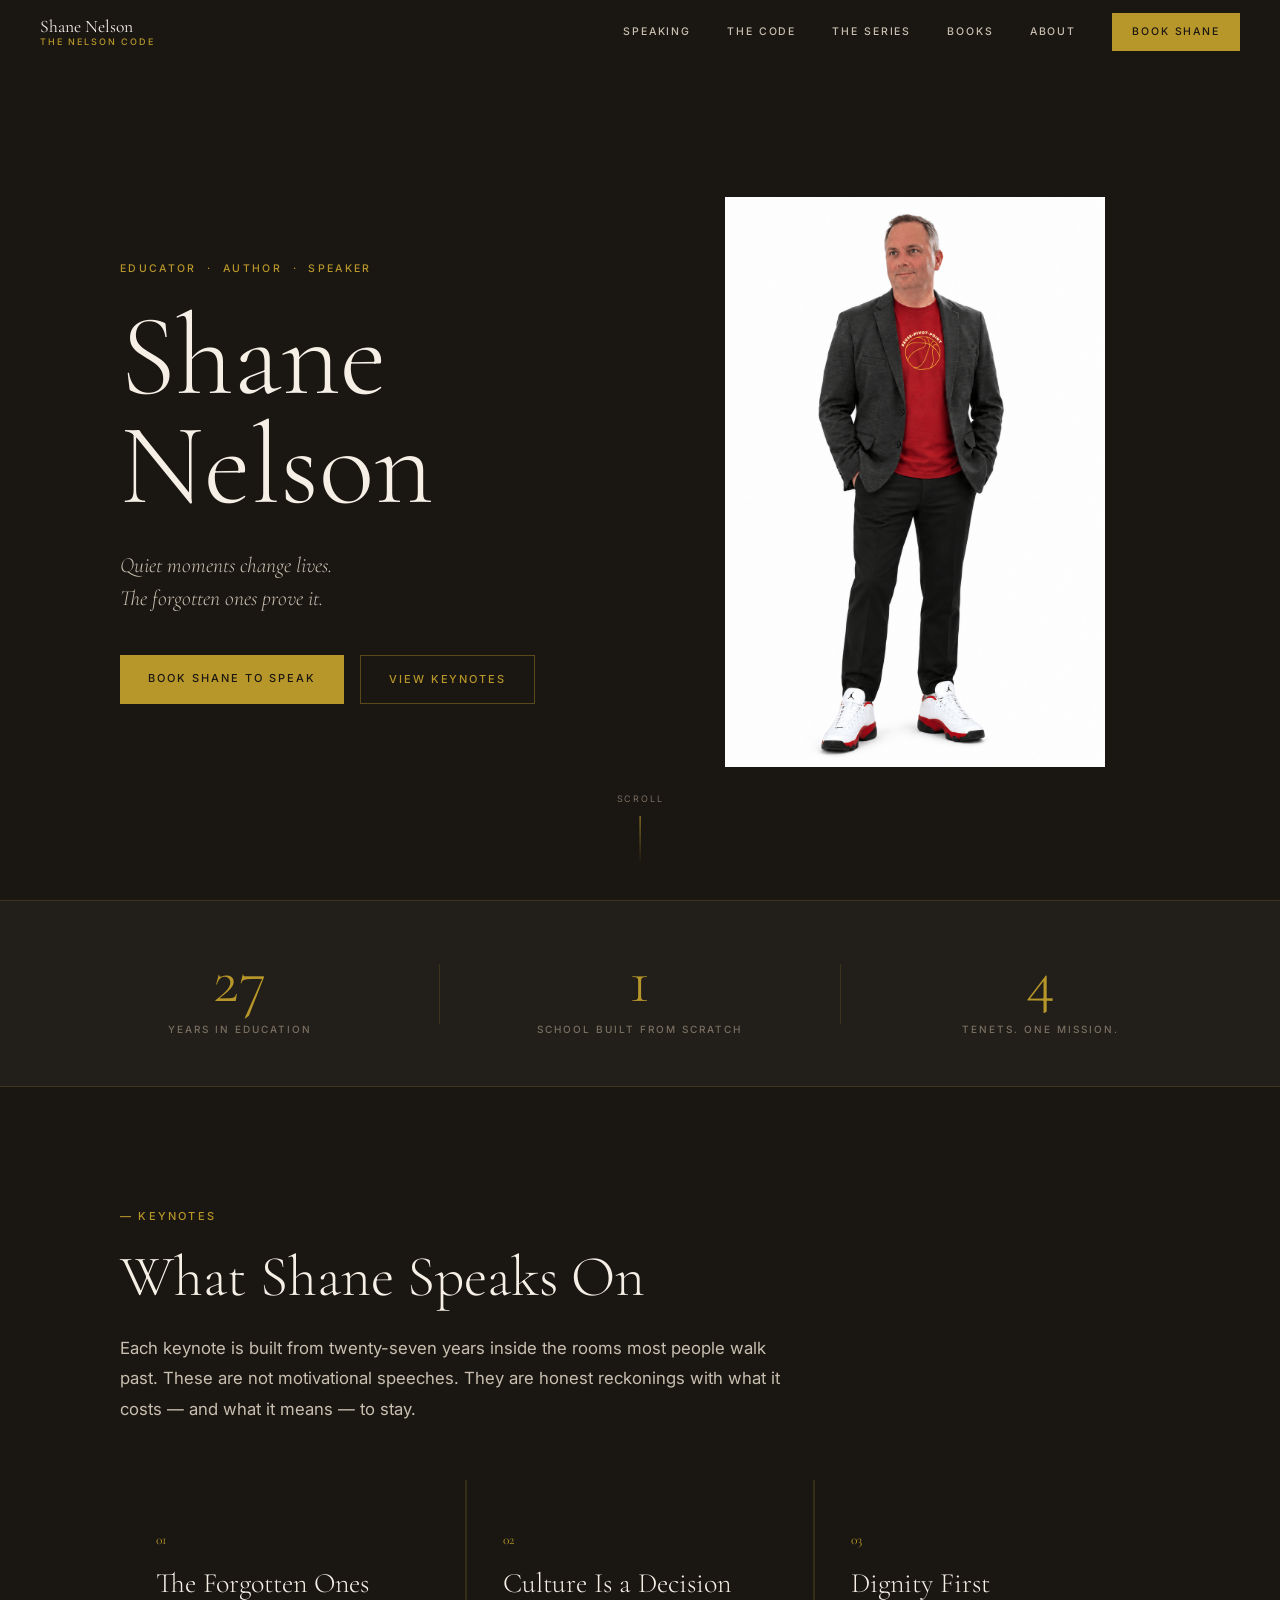
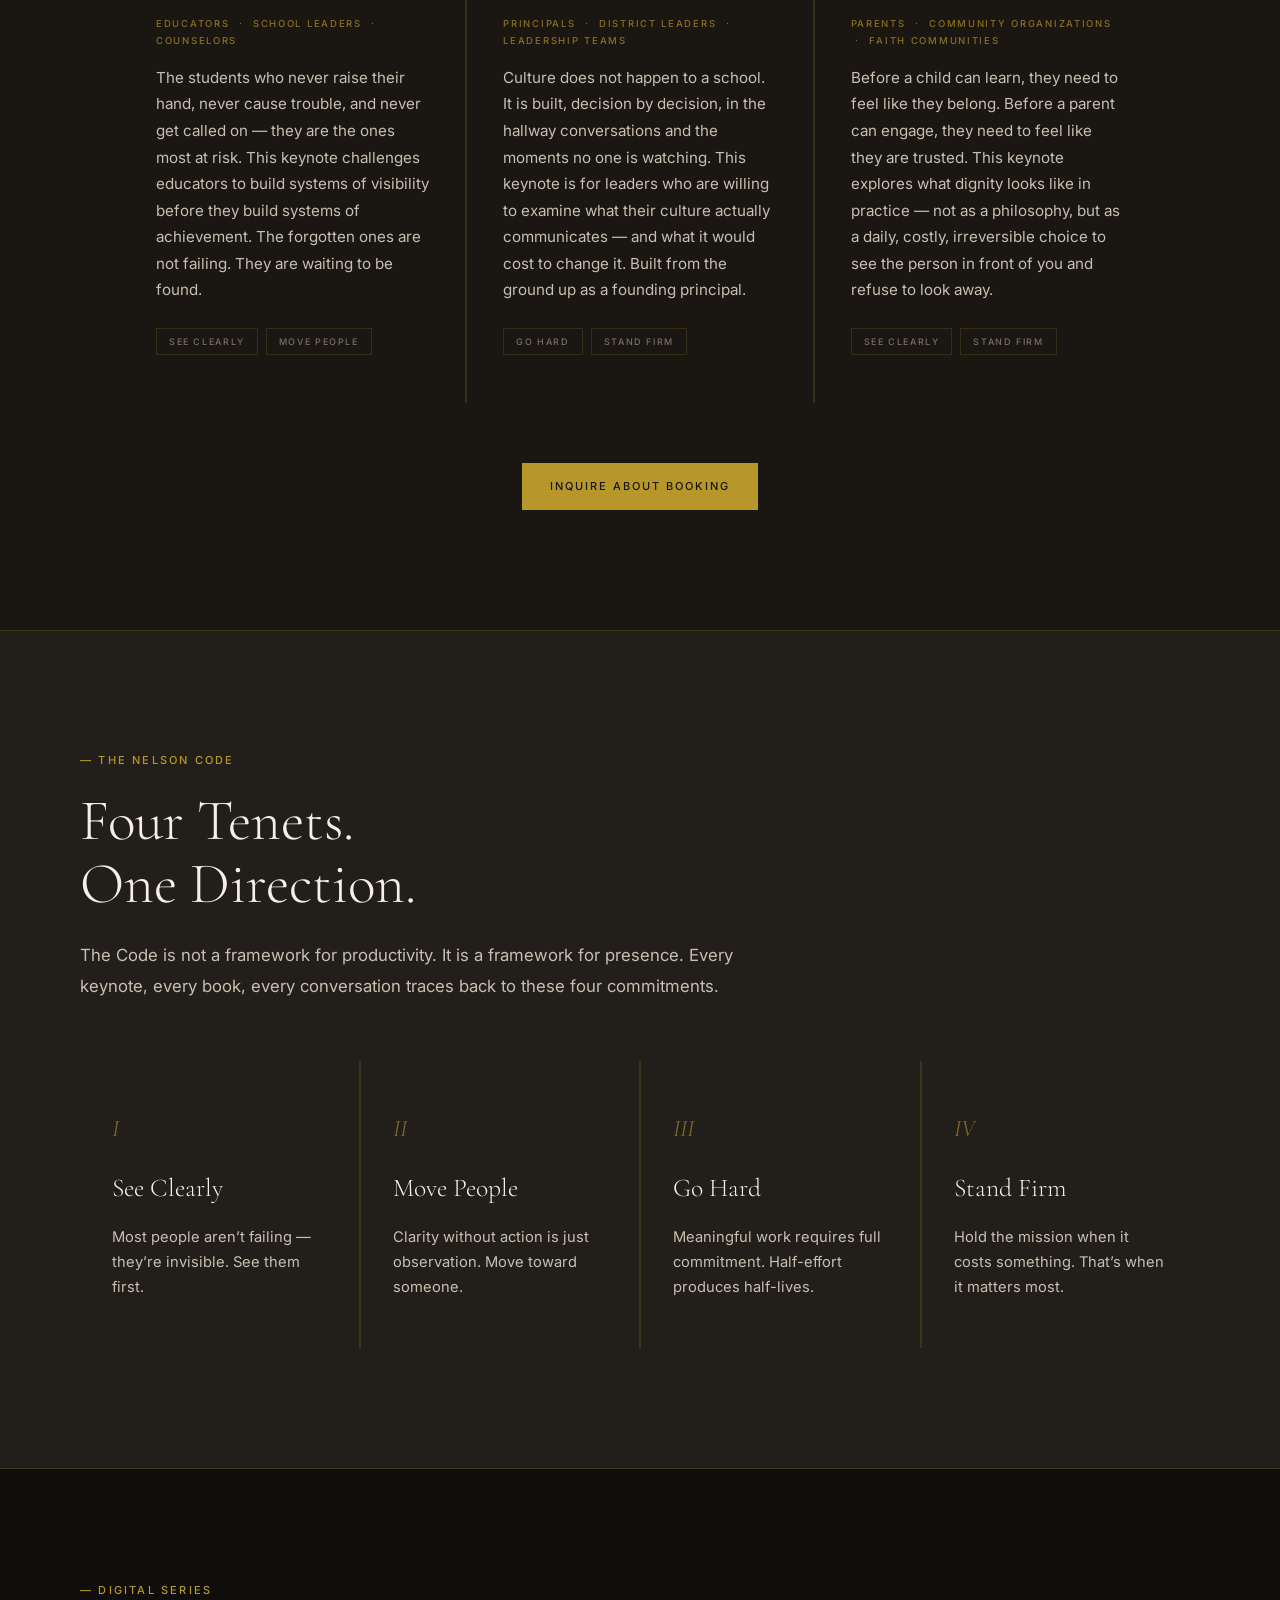
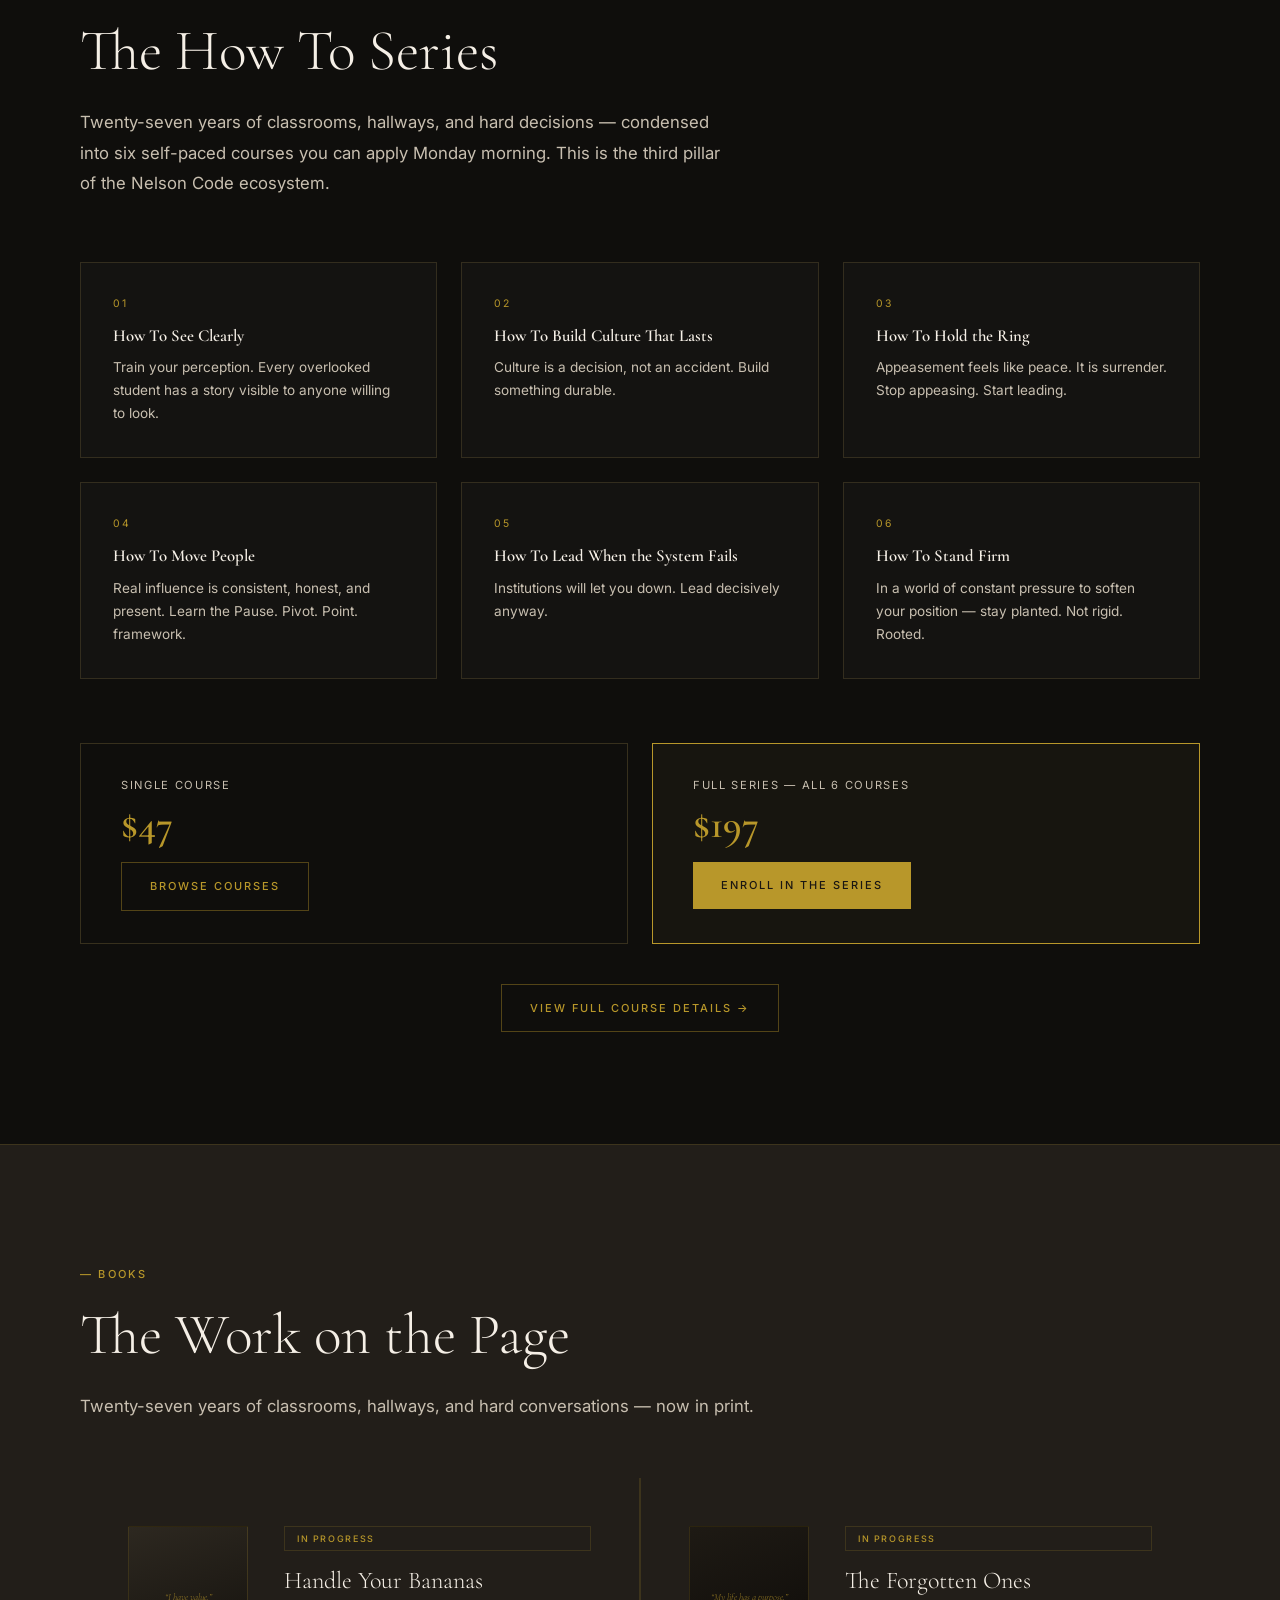
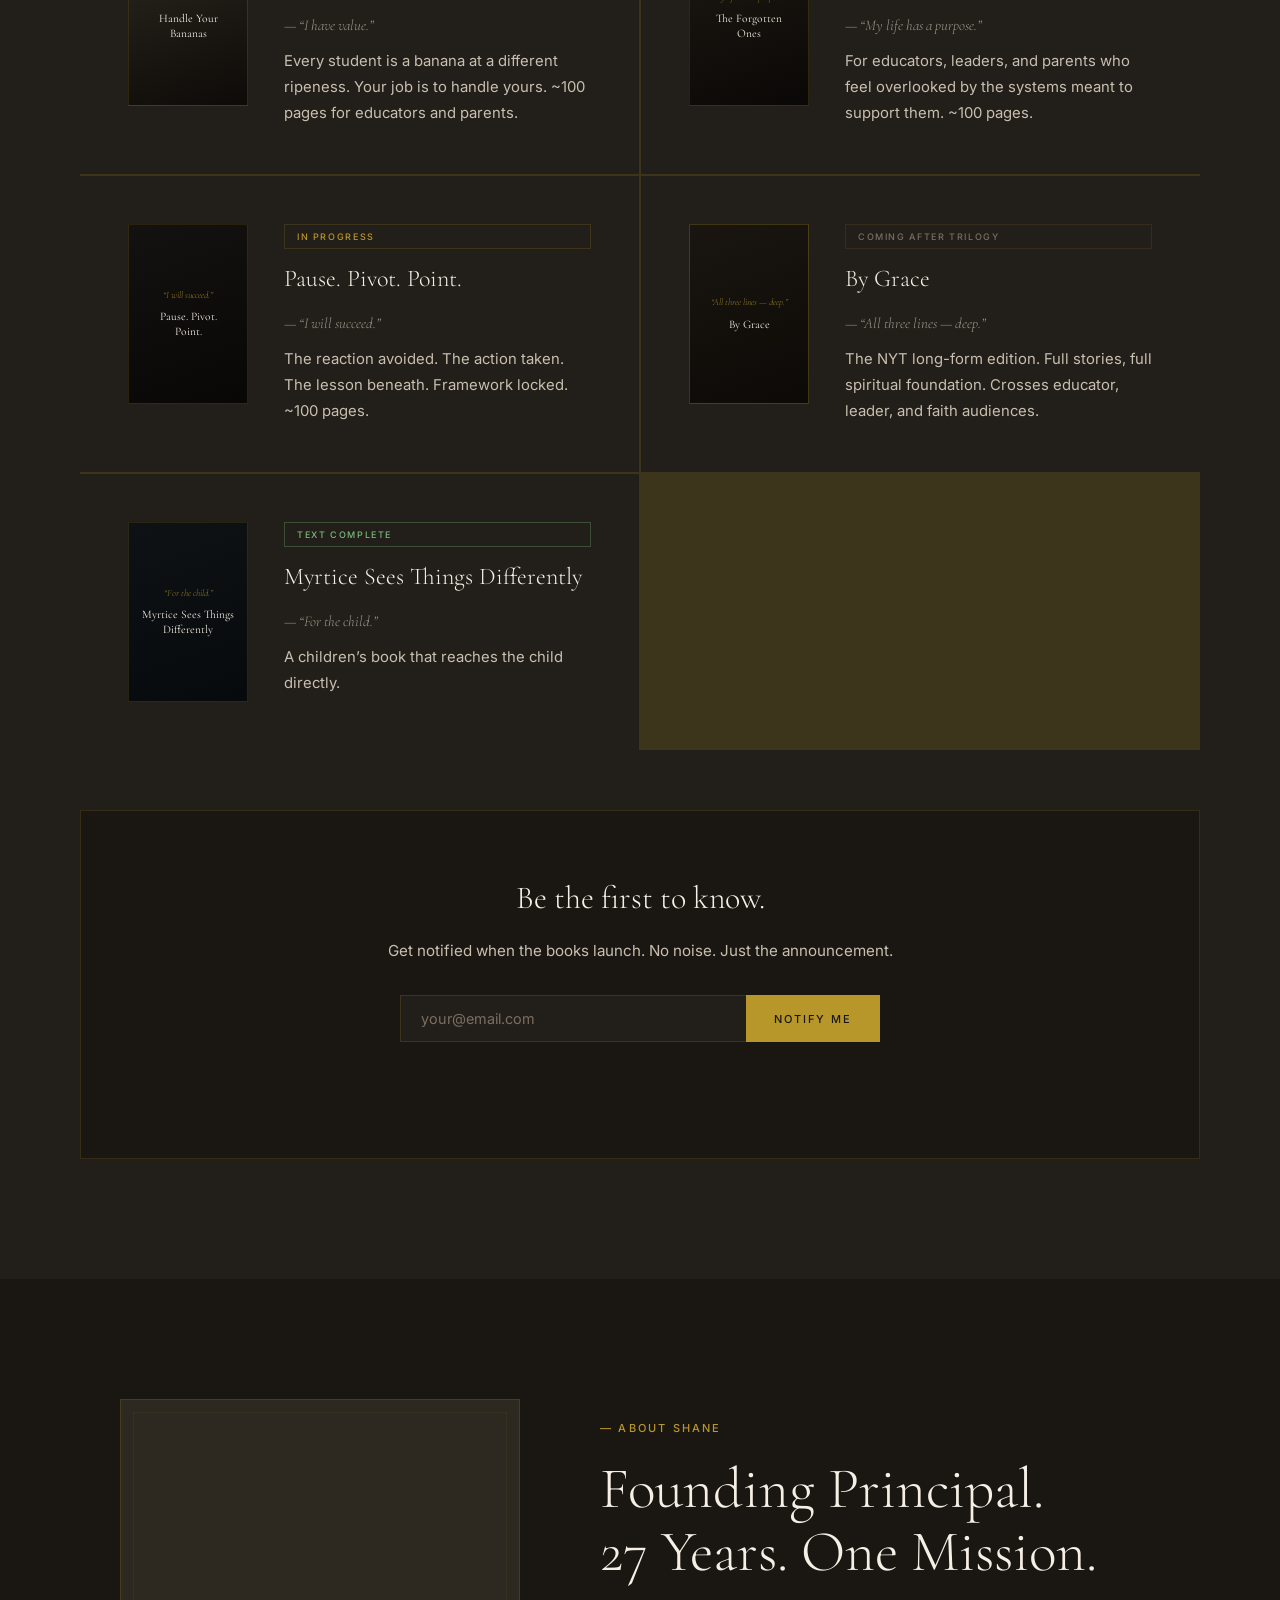
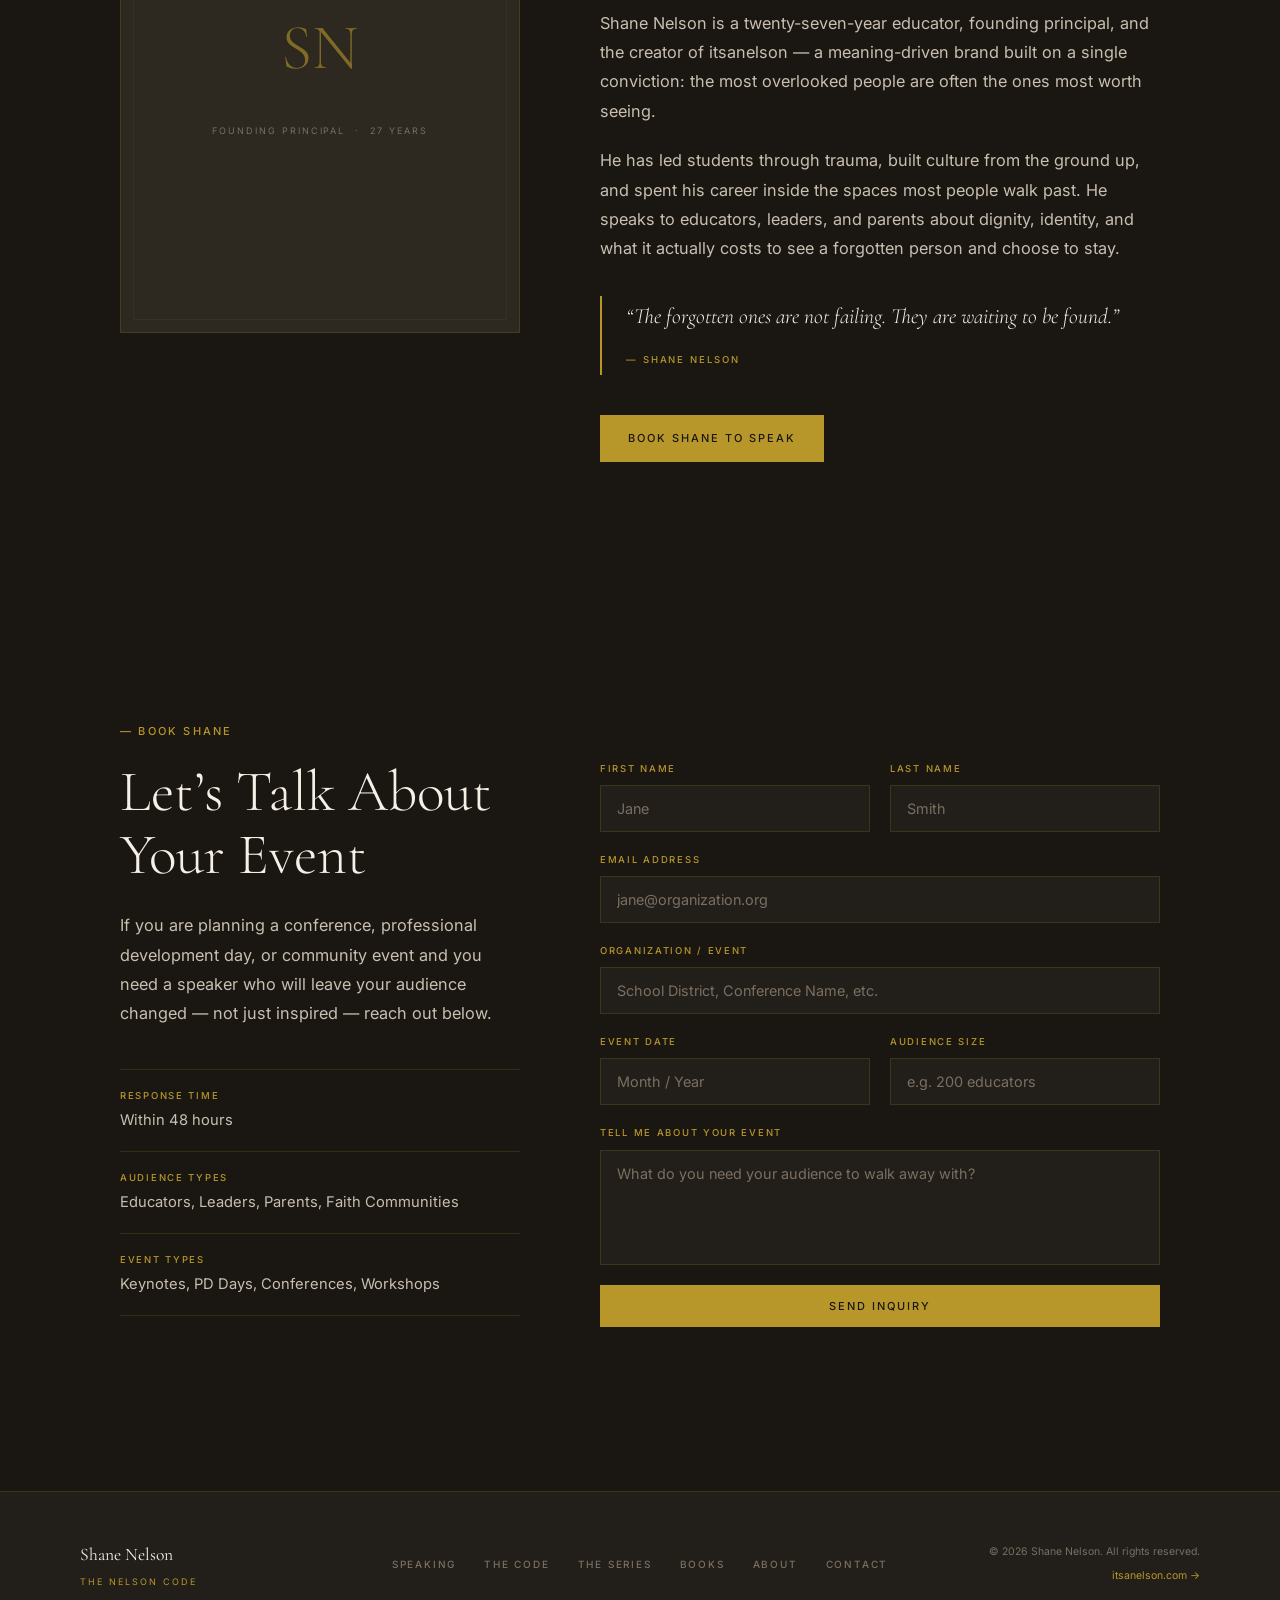
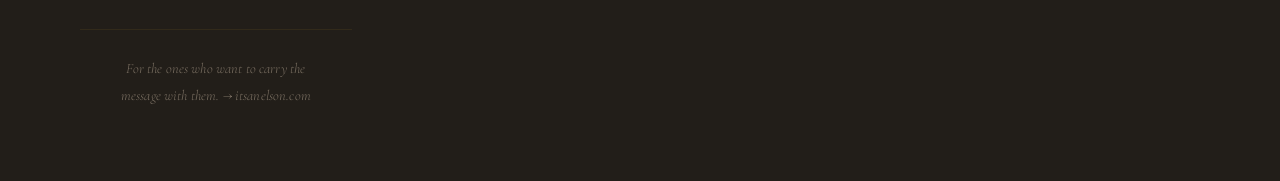
<file: future/index.html>
<!DOCTYPE html>
<html lang="en">
<head>
  <meta charset="UTF-8" />
  <meta name="viewport" content="width=device-width, initial-scale=1.0" />
  <meta name="robots" content="noindex, nofollow" />
  <title>Shane Nelson — The Nelson Code</title>
  <meta name="description" content="Shane Nelson is a twenty-seven-year educator, founding principal, and speaker. Four tenets. One direction." />
  <link rel="preconnect" href="https://fonts.googleapis.com" />
  <link rel="preconnect" href="https://fonts.gstatic.com" crossorigin />
  <link href="https://fonts.googleapis.com/css2?family=Cormorant+Garamond:ital,wght@0,300;0,400;0,600;1,300;1,400&family=Inter:wght@300;400;500&display=swap" rel="stylesheet" />
  <link rel="stylesheet" href="/style.css" />
</head>
<body id="top">
  <header class="nav" id="nav">
    <a href="#top" class="nav__brand">
      <span class="nav__name">Shane Nelson</span>
      <span class="nav__sub">The Nelson Code</span>
    </a>
    <nav class="nav__links" aria-label="Main navigation">
      <a href="#speaking">Speaking</a>
      <a href="/how-to-series.html">The Code</a>
      <a href="#courses">The Series</a>
      <a href="#books">Books</a>
      <a href="#about">About</a>
      <a href="#contact" class="nav__cta">Book Shane</a>
    </nav>
    <button class="nav__toggle" aria-label="Open menu" aria-expanded="false">
      <span></span><span></span><span></span>
    </button>
    <div class="nav__mobile" aria-hidden="true">
      <a href="#speaking">Speaking</a>
      <a href="/how-to-series.html">The Code</a>
      <a href="#courses">The Series</a>
      <a href="#books">Books</a>
      <a href="#about">About</a>
      <a href="#contact">Book Shane</a>
    </div>
  </header>
  <main>
    <section class="hero" id="hero">
      <div class="hero__content">
        <p class="hero__eyebrow">Educator &nbsp;&middot;&nbsp; Author &nbsp;&middot;&nbsp; Speaker</p>
        <h1 class="hero__name">Shane<br>Nelson</h1>
        <p class="hero__tagline"><em>Quiet moments change lives.<br>The forgotten ones prove it.</em></p>
        <div class="hero__actions">
          <a href="#contact" class="btn btn--gold">Book Shane to Speak</a>
          <a href="#speaking" class="btn btn--ghost">View Keynotes</a>
        </div>
      </div>
      <div class="hero__photo">
        <img src="/shane-nelson.png" alt="Shane Nelson" class="hero__photo-img" />
      </div>
      <a href="#speaking" class="hero__scroll" aria-label="Scroll down">
        <span>Scroll</span>
        <div class="hero__scroll-line"></div>
      </a>
    </section>
    <section class="stats" aria-label="Career highlights">
      <div class="stats__item">
        <span class="stats__num">27</span>
        <span class="stats__label">Years in Education</span>
      </div>
      <div class="stats__divider"></div>
      <div class="stats__item">
        <span class="stats__num">1</span>
        <span class="stats__label">School Built from Scratch</span>
      </div>
      <div class="stats__divider"></div>
      <div class="stats__item">
        <span class="stats__num">4</span>
        <span class="stats__label">Tenets. One Mission.</span>
      </div>
    </section>
    <section class="speaking" id="speaking">
      <div class="section-label">&#8212; Keynotes</div>
      <h2 class="section-title">What Shane Speaks On</h2>
      <p class="section-intro">Each keynote is built from twenty-seven years inside the rooms most people walk past. These are not motivational speeches. They are honest reckonings with what it costs &#8212; and what it means &#8212; to stay.</p>
      <div class="keynotes">
        <article class="keynote">
          <span class="keynote__num">01</span>
          <h3 class="keynote__title">The Forgotten Ones</h3>
          <p class="keynote__audience">Educators &nbsp;&middot;&nbsp; School Leaders &nbsp;&middot;&nbsp; Counselors</p>
          <p class="keynote__body">The students who never raise their hand, never cause trouble, and never get called on &#8212; they are the ones most at risk. This keynote challenges educators to build systems of visibility before they build systems of achievement. The forgotten ones are not failing. They are waiting to be found.</p>
          <div class="keynote__tenets"><span>See Clearly</span><span>Move People</span></div>
        </article>
        <article class="keynote">
          <span class="keynote__num">02</span>
          <h3 class="keynote__title">Culture Is a Decision</h3>
          <p class="keynote__audience">Principals &nbsp;&middot;&nbsp; District Leaders &nbsp;&middot;&nbsp; Leadership Teams</p>
          <p class="keynote__body">Culture does not happen to a school. It is built, decision by decision, in the hallway conversations and the moments no one is watching. This keynote is for leaders who are willing to examine what their culture actually communicates &#8212; and what it would cost to change it. Built from the ground up as a founding principal.</p>
          <div class="keynote__tenets"><span>Go Hard</span><span>Stand Firm</span></div>
        </article>
        <article class="keynote">
          <span class="keynote__num">03</span>
          <h3 class="keynote__title">Dignity First</h3>
          <p class="keynote__audience">Parents &nbsp;&middot;&nbsp; Community Organizations &nbsp;&middot;&nbsp; Faith Communities</p>
          <p class="keynote__body">Before a child can learn, they need to feel like they belong. Before a parent can engage, they need to feel like they are trusted. This keynote explores what dignity looks like in practice &#8212; not as a philosophy, but as a daily, costly, irreversible choice to see the person in front of you and refuse to look away.</p>
          <div class="keynote__tenets"><span>See Clearly</span><span>Stand Firm</span></div>
        </article>
      </div>
      <div class="speaking__cta">
        <a href="#contact" class="btn btn--gold">Inquire About Booking</a>
      </div>
    </section>
    <section class="code" id="code">
      <div class="code__inner">
        <div class="section-label">&#8212; The Nelson Code</div>
        <h2 class="section-title">Four Tenets.<br>One Direction.</h2>
        <p class="section-intro">The Code is not a framework for productivity. It is a framework for presence. Every keynote, every book, every conversation traces back to these four commitments.</p>
        <div class="tenets">
          <div class="tenet">
            <span class="tenet__roman">I</span>
            <h3 class="tenet__name">See Clearly</h3>
            <p class="tenet__desc">Most people aren&#8217;t failing &#8212; they&#8217;re invisible. See them first.</p>
          </div>
          <div class="tenet">
            <span class="tenet__roman">II</span>
            <h3 class="tenet__name">Move People</h3>
            <p class="tenet__desc">Clarity without action is just observation. Move toward someone.</p>
          </div>
          <div class="tenet">
            <span class="tenet__roman">III</span>
            <h3 class="tenet__name">Go Hard</h3>
            <p class="tenet__desc">Meaningful work requires full commitment. Half-effort produces half-lives.</p>
          </div>
          <div class="tenet">
            <span class="tenet__roman">IV</span>
            <h3 class="tenet__name">Stand Firm</h3>
            <p class="tenet__desc">Hold the mission when it costs something. That&#8217;s when it matters most.</p>
          </div>
        </div>
      </div>
    </section>
    <section class="courses" id="courses">
      <div class="section-label">&#8212; Digital Series</div>
      <h2 class="section-title">The How To Series</h2>
      <p class="section-intro">Twenty-seven years of classrooms, hallways, and hard decisions &#8212; condensed into six self-paced courses you can apply Monday morning. This is the third pillar of the Nelson Code ecosystem.</p>
      <div class="courses__grid">
        <div class="course-card">
          <span class="course-card__num">01</span>
          <h3 class="course-card__title">How To See Clearly</h3>
          <p class="course-card__desc">Train your perception. Every overlooked student has a story visible to anyone willing to look.</p>
        </div>
        <div class="course-card">
          <span class="course-card__num">02</span>
          <h3 class="course-card__title">How To Build Culture That Lasts</h3>
          <p class="course-card__desc">Culture is a decision, not an accident. Build something durable.</p>
        </div>
        <div class="course-card">
          <span class="course-card__num">03</span>
          <h3 class="course-card__title">How To Hold the Ring</h3>
          <p class="course-card__desc">Appeasement feels like peace. It is surrender. Stop appeasing. Start leading.</p>
        </div>
        <div class="course-card">
          <span class="course-card__num">04</span>
          <h3 class="course-card__title">How To Move People</h3>
          <p class="course-card__desc">Real influence is consistent, honest, and present. Learn the Pause. Pivot. Point. framework.</p>
        </div>
        <div class="course-card">
          <span class="course-card__num">05</span>
          <h3 class="course-card__title">How To Lead When the System Fails</h3>
          <p class="course-card__desc">Institutions will let you down. Lead decisively anyway.</p>
        </div>
        <div class="course-card">
          <span class="course-card__num">06</span>
          <h3 class="course-card__title">How To Stand Firm</h3>
          <p class="course-card__desc">In a world of constant pressure to soften your position &#8212; stay planted. Not rigid. Rooted.</p>
        </div>
      </div>
      <div class="courses__pricing">
        <div class="courses__price-block">
          <span class="courses__price-label">Single Course</span>
          <span class="courses__price-amount">$47</span>
          <a href="/how-to-series.html#pricing" class="btn btn--ghost" target="_blank" rel="noopener">Browse Courses</a>
        </div>
        <div class="courses__price-block courses__price-block--featured">
          <span class="courses__price-label">Full Series &#8212; All 6 Courses</span>
          <span class="courses__price-amount">$197</span>
          <a href="https://payhip.com/b/952YE" class="btn btn--gold" target="_blank" rel="noopener">Enroll in the Series</a>
        </div>
      </div>
      <div class="courses__cta">
        <a href="/how-to-series.html" class="btn btn--ghost">View Full Course Details &#8594;</a>
      </div>
    </section>
    <section class="books" id="books">
      <div class="books__inner">
        <div class="section-label">&#8212; Books</div>
        <h2 class="section-title">The Work on the Page</h2>
        <p class="section-intro">Twenty-seven years of classrooms, hallways, and hard conversations &#8212; now in print.</p>
        <div class="books__grid">

          <div class="book">
            <div class="book__cover book__cover--1">
              <p class="book__cover-motto">&ldquo;I have value.&rdquo;</p>
              <p class="book__cover-title">Handle Your<br>Bananas</p>
            </div>
            <div class="book__info">
              <span class="book__badge">In Progress</span>
              <h3>Handle Your Bananas</h3>
              <p class="book__edition">&#8212; &ldquo;I have value.&rdquo;</p>
              <p>Every student is a banana at a different ripeness. Your job is to handle yours. ~100 pages for educators and parents.</p>
            </div>
          </div>

          <div class="book">
            <div class="book__cover book__cover--2">
              <p class="book__cover-motto">&ldquo;My life has a purpose.&rdquo;</p>
              <p class="book__cover-title">The Forgotten<br>Ones</p>
            </div>
            <div class="book__info">
              <span class="book__badge">In Progress</span>
              <h3>The Forgotten Ones</h3>
              <p class="book__edition">&#8212; &ldquo;My life has a purpose.&rdquo;</p>
              <p>For educators, leaders, and parents who feel overlooked by the systems meant to support them. ~100 pages.</p>
            </div>
          </div>

          <div class="book">
            <div class="book__cover book__cover--3">
              <p class="book__cover-motto">&ldquo;I will succeed.&rdquo;</p>
              <p class="book__cover-title">Pause. Pivot.<br>Point.</p>
            </div>
            <div class="book__info">
              <span class="book__badge">In Progress</span>
              <h3>Pause. Pivot. Point.</h3>
              <p class="book__edition">&#8212; &ldquo;I will succeed.&rdquo;</p>
              <p>The reaction avoided. The action taken. The lesson beneath. Framework locked. ~100 pages.</p>
            </div>
          </div>

          <div class="book">
            <div class="book__cover book__cover--4">
              <p class="book__cover-motto">&ldquo;All three lines &#8212; deep.&rdquo;</p>
              <p class="book__cover-title">By Grace</p>
            </div>
            <div class="book__info">
              <span class="book__badge book__badge--later">Coming After Trilogy</span>
              <h3>By Grace</h3>
              <p class="book__edition">&#8212; &ldquo;All three lines &#8212; deep.&rdquo;</p>
              <p>The NYT long-form edition. Full stories, full spiritual foundation. Crosses educator, leader, and faith audiences.</p>
            </div>
          </div>

          <div class="book">
            <div class="book__cover book__cover--5">
              <p class="book__cover-motto">&ldquo;For the child.&rdquo;</p>
              <p class="book__cover-title">Myrtice Sees Things<br>Differently</p>
            </div>
            <div class="book__info">
              <span class="book__badge book__badge--done">Text Complete</span>
              <h3>Myrtice Sees Things Differently</h3>
              <p class="book__edition">&#8212; &ldquo;For the child.&rdquo;</p>
              <p>A children&#8217;s book that reaches the child directly.</p>
            </div>
          </div>

        </div>
        <div class="books__notify">
          <h3>Be the first to know.</h3>
          <p>Get notified when the books launch. No noise. Just the announcement.</p>
          <form class="notify-form" id="notify-form" novalidate>
            <input type="text" name="book-notify" style="display:none" tabindex="-1" autocomplete="off" />
            <div class="notify-form__row">
              <input type="email" name="email" placeholder="your@email.com" required aria-label="Email address" />
              <button type="submit" class="btn btn--gold">Notify Me</button>
            </div>
            <p class="form-success" id="notify-success" aria-live="polite"></p>
          </form>
        </div>
      </div>
    </section>
  <section class="about" id="about">
      <div class="about__photo">
        <div class="about__photo-frame">
          <div class="about__monogram">SN</div>
          <p class="about__photo-caption">Founding Principal &nbsp;&middot;&nbsp; 27 Years</p>
        </div>
      </div>
      <div class="about__content">
        <div class="section-label">&#8212; About Shane</div>
        <h2 class="section-title">Founding Principal.<br>27 Years. One Mission.</h2>
        <p>Shane Nelson is a twenty-seven-year educator, founding principal, and the creator of itsanelson &#8212; a meaning-driven brand built on a single conviction: the most overlooked people are often the ones most worth seeing.</p>
        <p>He has led students through trauma, built culture from the ground up, and spent his career inside the spaces most people walk past. He speaks to educators, leaders, and parents about dignity, identity, and what it actually costs to see a forgotten person and choose to stay.</p>
        <blockquote class="about__quote">
          <p>&#8220;The forgotten ones are not failing. They are waiting to be found.&#8221;</p>
          <cite>&#8212; Shane Nelson</cite>
        </blockquote>
        <a href="#contact" class="btn btn--gold">Book Shane to Speak</a>
      </div>
    </section>
  <section class="contact" id="contact">
      <div class="contact__intro">
        <div class="section-label">&#8212; Book Shane</div>
        <h2 class="section-title">Let&#8217;s Talk About<br>Your Event</h2>
        <p>If you are planning a conference, professional development day, or community event and you need a speaker who will leave your audience changed &#8212; not just inspired &#8212; reach out below.</p>
        <ul class="contact__details">
          <li><span class="contact__detail-label">Response Time</span><span>Within 48 hours</span></li>
          <li><span class="contact__detail-label">Audience Types</span><span>Educators, Leaders, Parents, Faith Communities</span></li>
          <li><span class="contact__detail-label">Event Types</span><span>Keynotes, PD Days, Conferences, Workshops</span></li>
        </ul>
      </div>
      <form class="contact-form" id="contact-form" novalidate>
        <input type="text" name="booking" style="display:none" tabindex="-1" autocomplete="off" />
        <div class="form-row">
          <div class="form-field">
            <label for="first-name">First Name</label>
            <input type="text" id="first-name" name="first_name" placeholder="Jane" required />
          </div>
          <div class="form-field">
            <label for="last-name">Last Name</label>
            <input type="text" id="last-name" name="last_name" placeholder="Smith" required />
          </div>
        </div>
        <div class="form-field">
          <label for="email">Email Address</label>
          <input type="email" id="email" name="email" placeholder="jane@organization.org" required />
        </div>
        <div class="form-field">
          <label for="org">Organization / Event</label>
          <input type="text" id="org" name="organization" placeholder="School District, Conference Name, etc." required />
        </div>
        <div class="form-row">
          <div class="form-field">
            <label for="date">Event Date</label>
            <input type="text" id="date" name="event_date" placeholder="Month / Year" />
          </div>
          <div class="form-field">
            <label for="audience">Audience Size</label>
            <input type="text" id="audience" name="audience_size" placeholder="e.g. 200 educators" />
          </div>
        </div>
        <div class="form-field">
          <label for="message">Tell Me About Your Event</label>
          <textarea id="message" name="message" rows="5" placeholder="What do you need your audience to walk away with?"></textarea>
        </div>
        <button type="submit" class="btn btn--gold btn--full">Send Inquiry</button>
        <p class="form-success" id="contact-success" aria-live="polite"></p>
      </form>
    </section>
  </main>
  <footer class="footer">
    <div class="footer__brand">
      <span class="footer__name">Shane Nelson</span>
      <span class="footer__sub">The Nelson Code</span>
    </div>
    <nav class="footer__nav" aria-label="Footer navigation">
      <a href="#speaking">Speaking</a>
      <a href="/how-to-series.html">The Code</a>
      <a href="#courses">The Series</a>
      <a href="#books">Books</a>
      <a href="#about">About</a>
      <a href="#contact">Contact</a>
    </nav>
    <div class="footer__right">
      <p class="footer__copy">&copy; <span id="year"></span> Shane Nelson. All rights reserved.</p>
      <a href="https://itsanelson.com" class="footer__link" target="_blank" rel="noopener">itsanelson.com &#8594;</a>
    </div>
  
  <div class="footer__postscript">
    <a href="https://itsanelson.com" target="_blank" rel="noopener">For the ones who want to carry the message with them. &rarr; itsanelson.com</a>
  </div>
</footer>
  <script src="/main.js"></script>
</body>
</html>
</file>
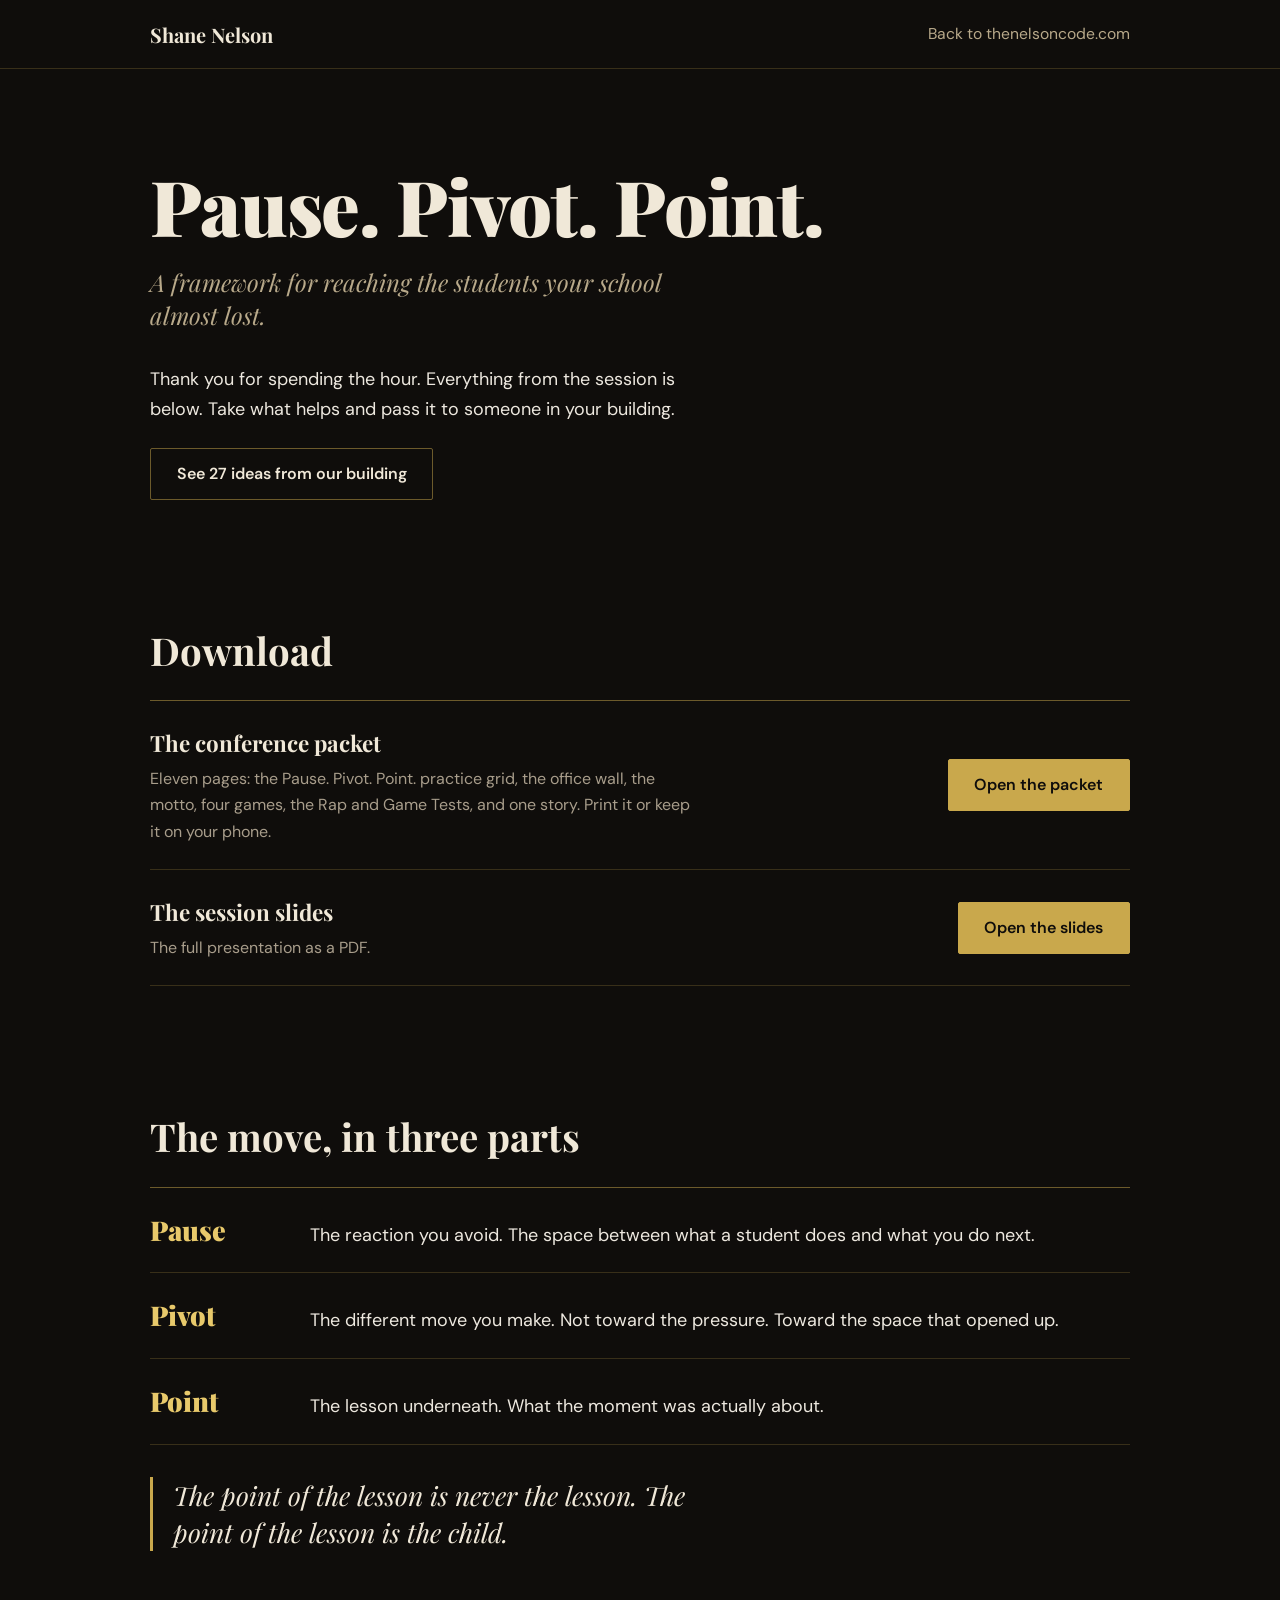
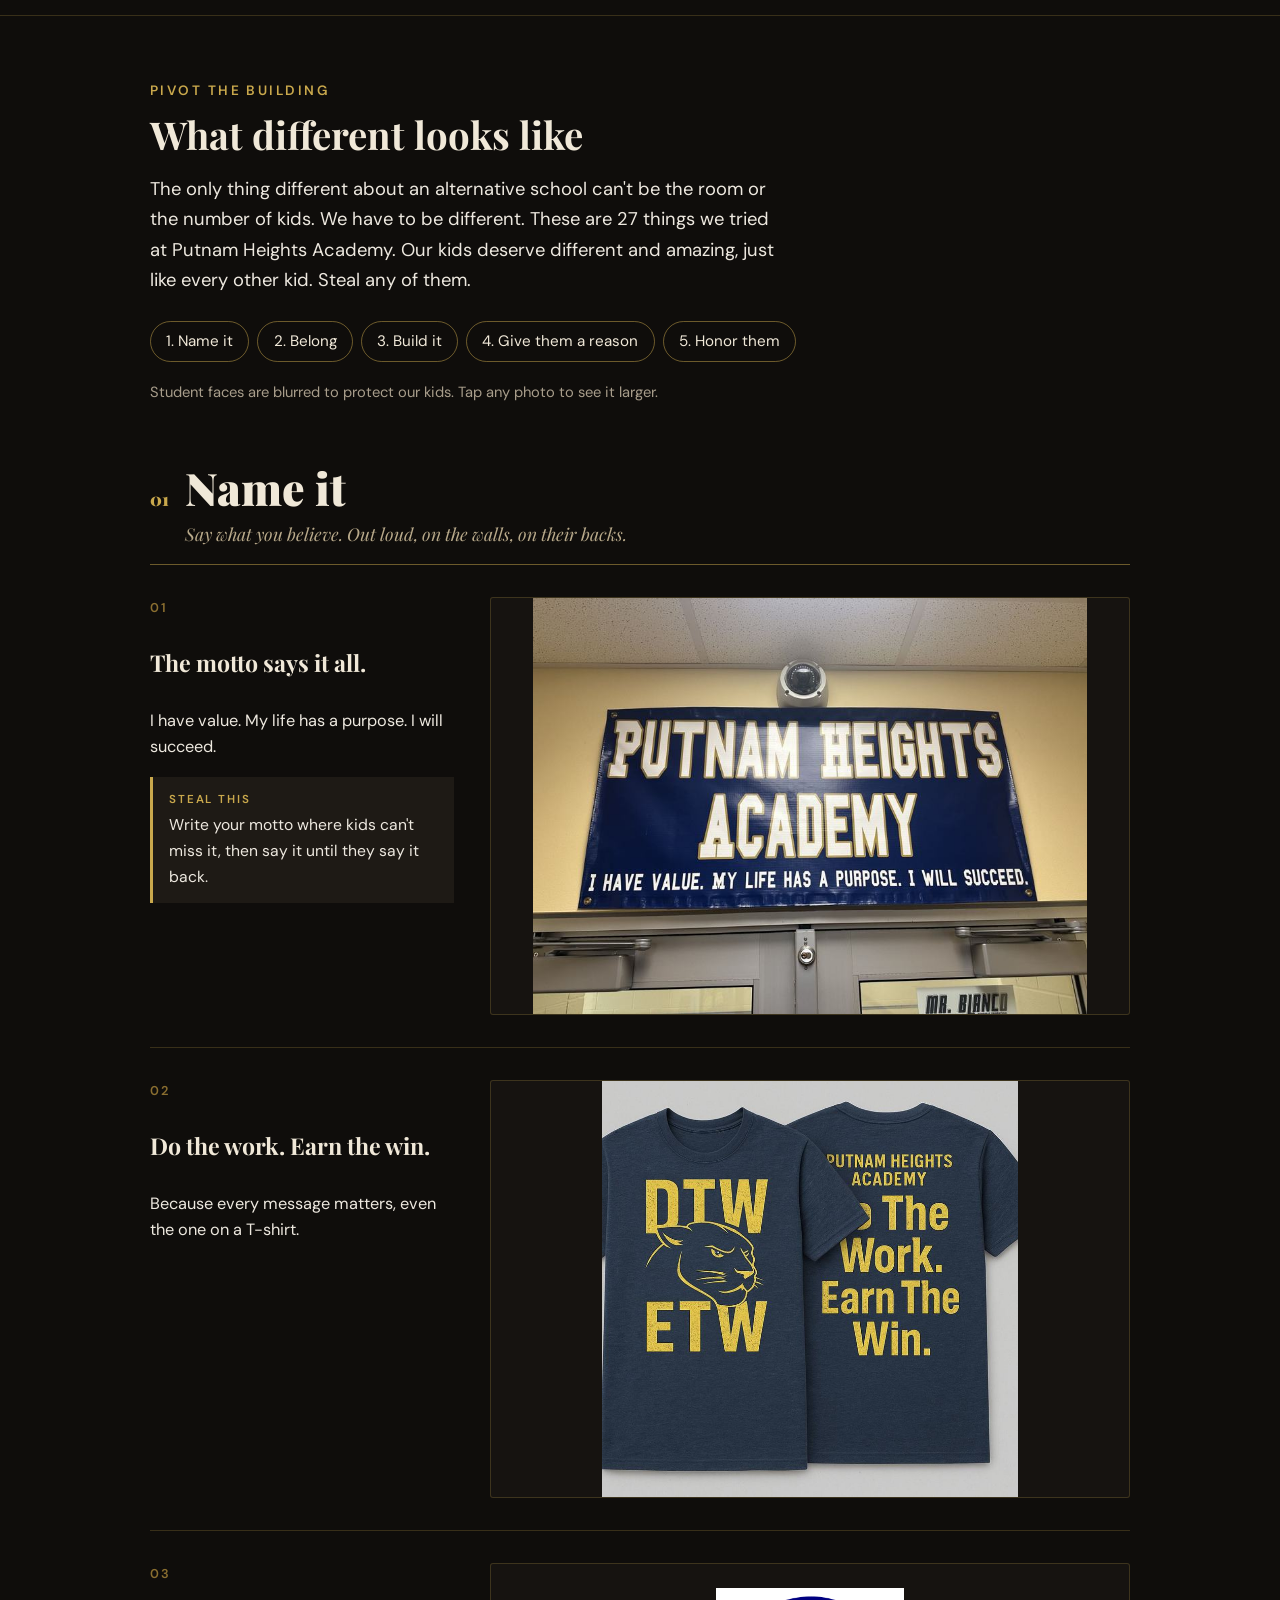
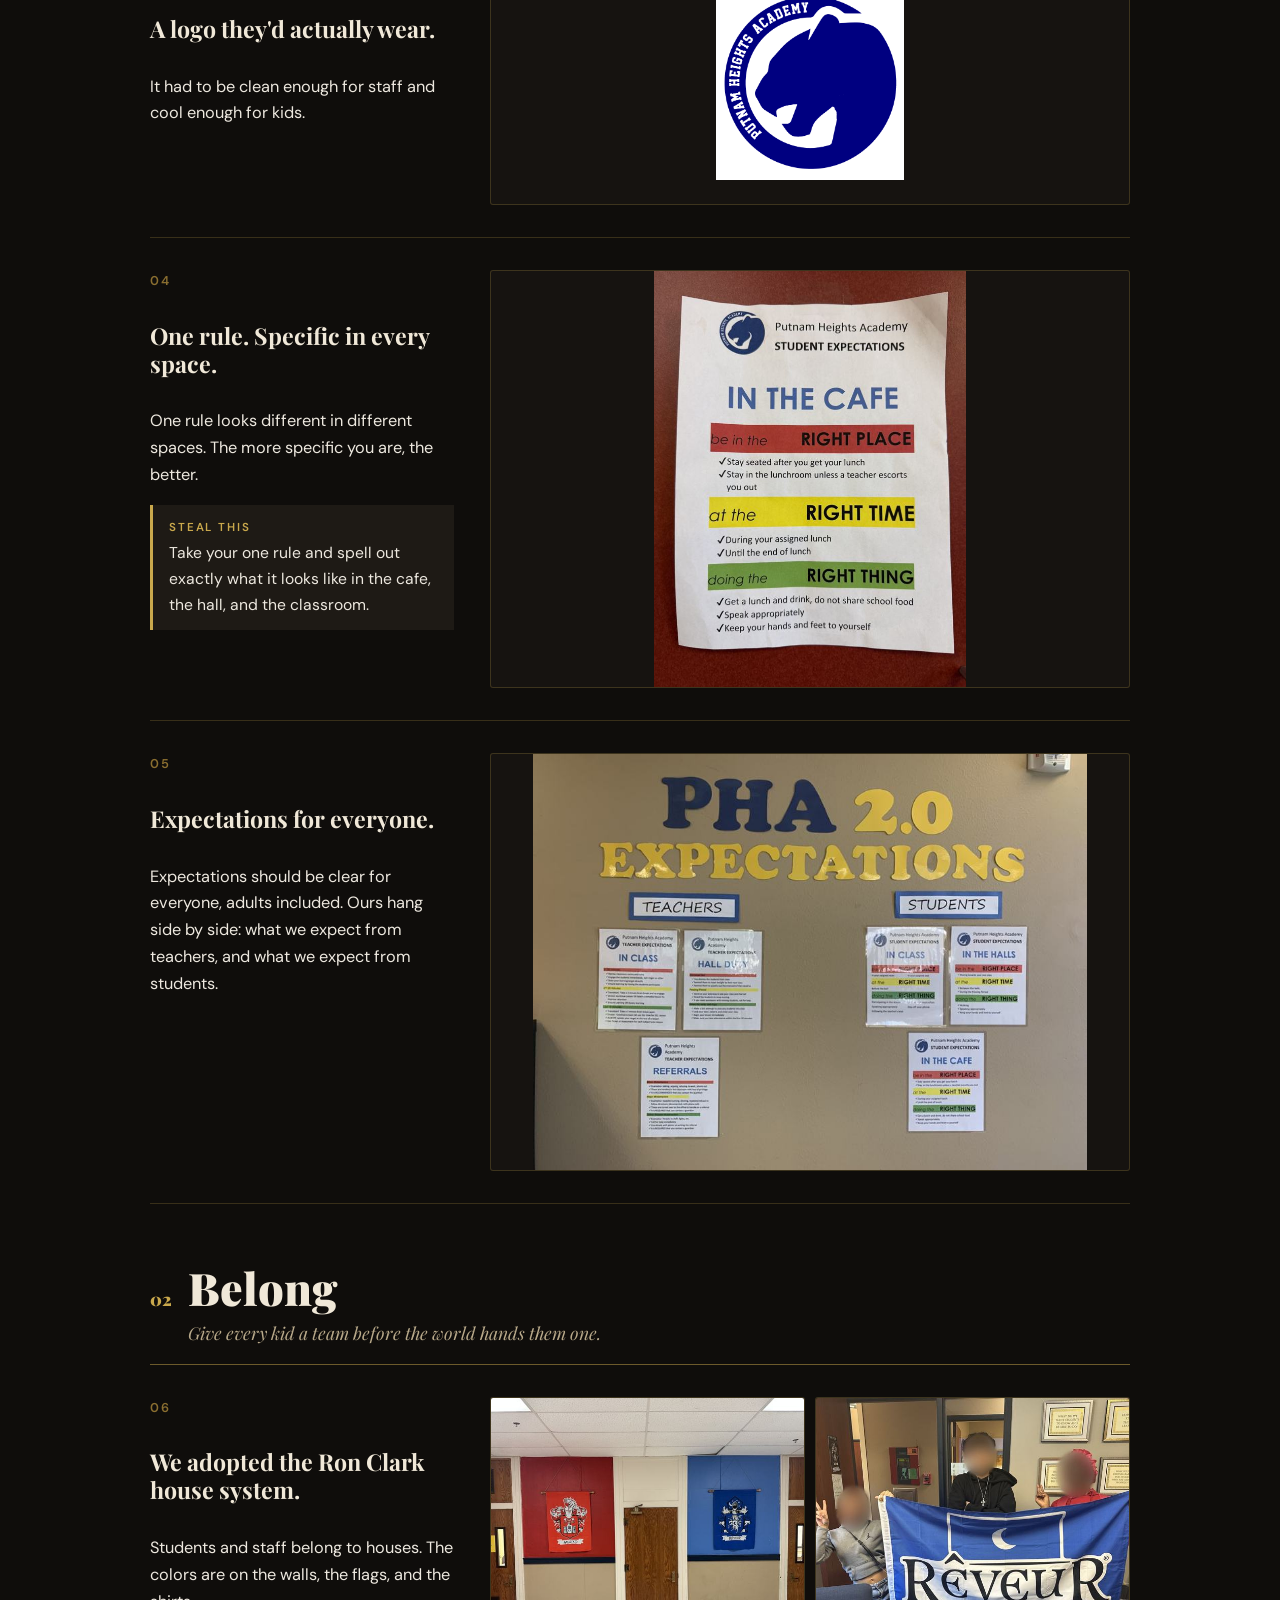
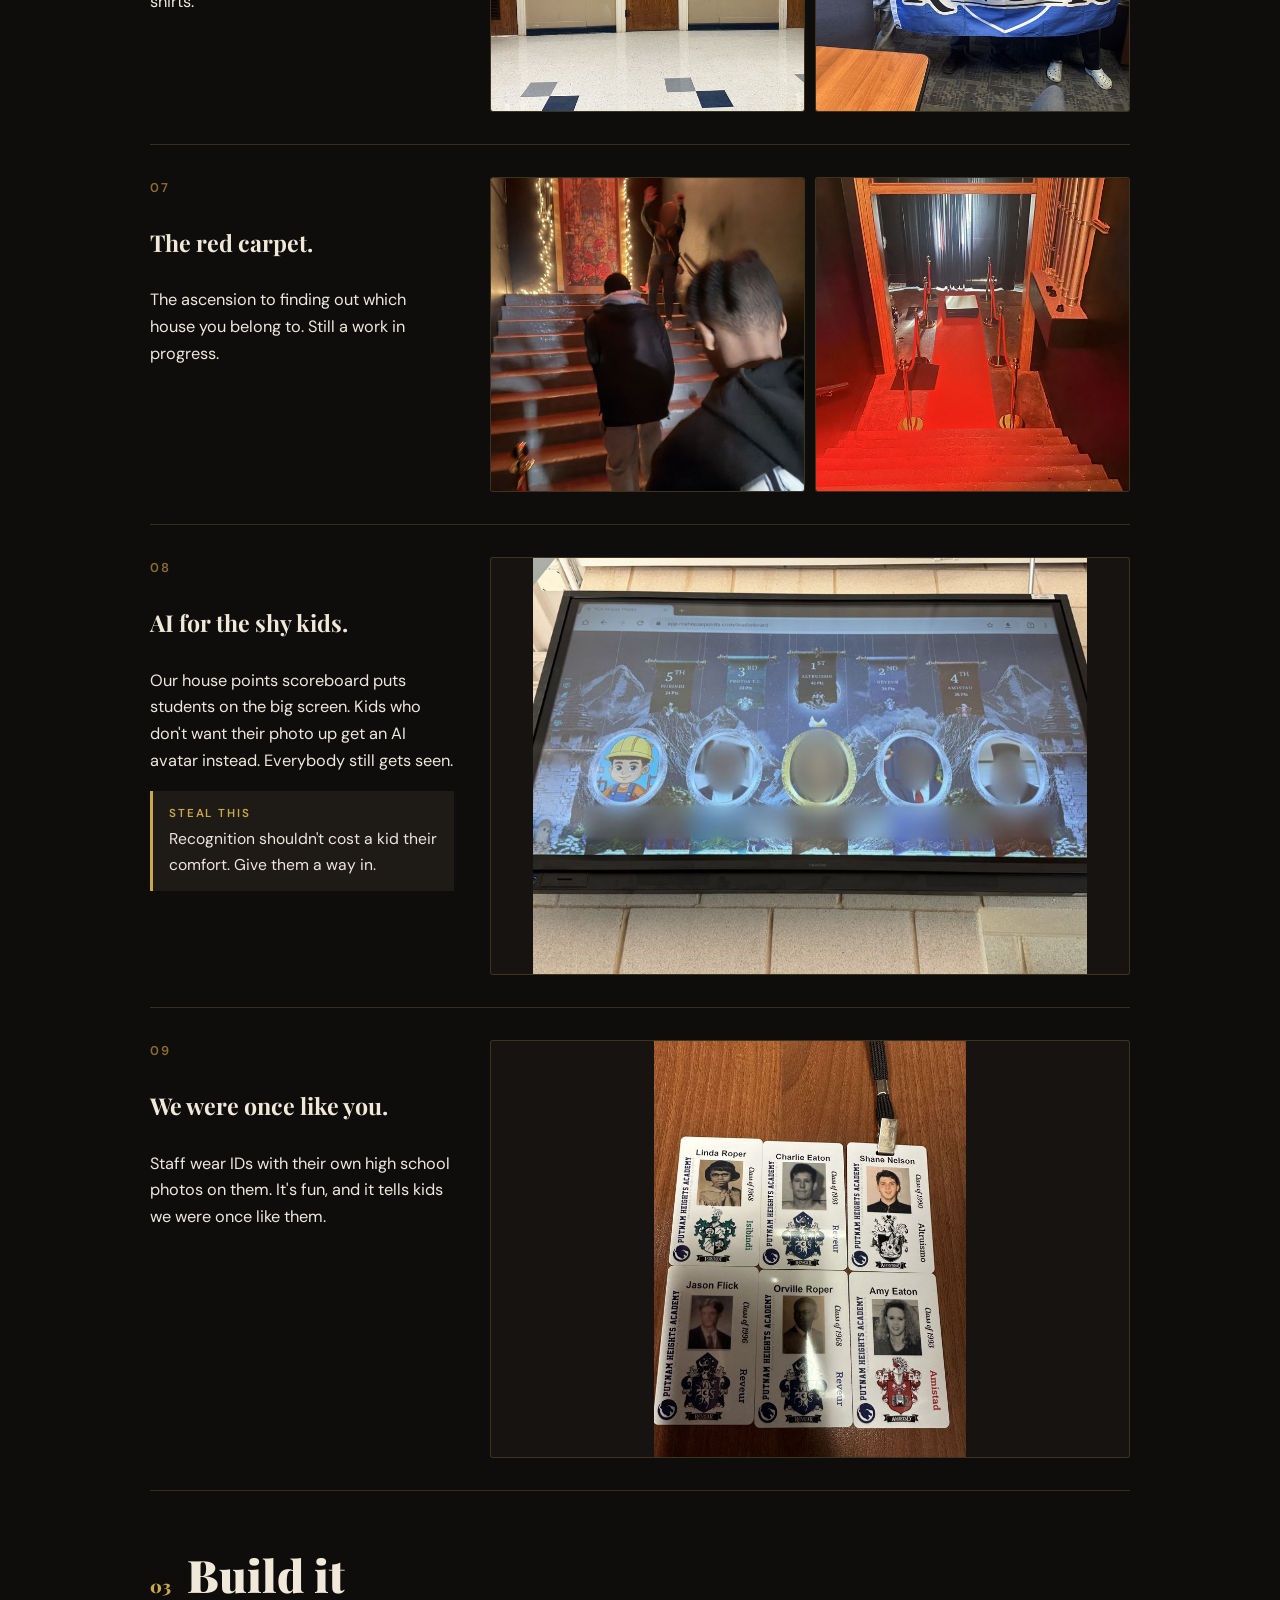
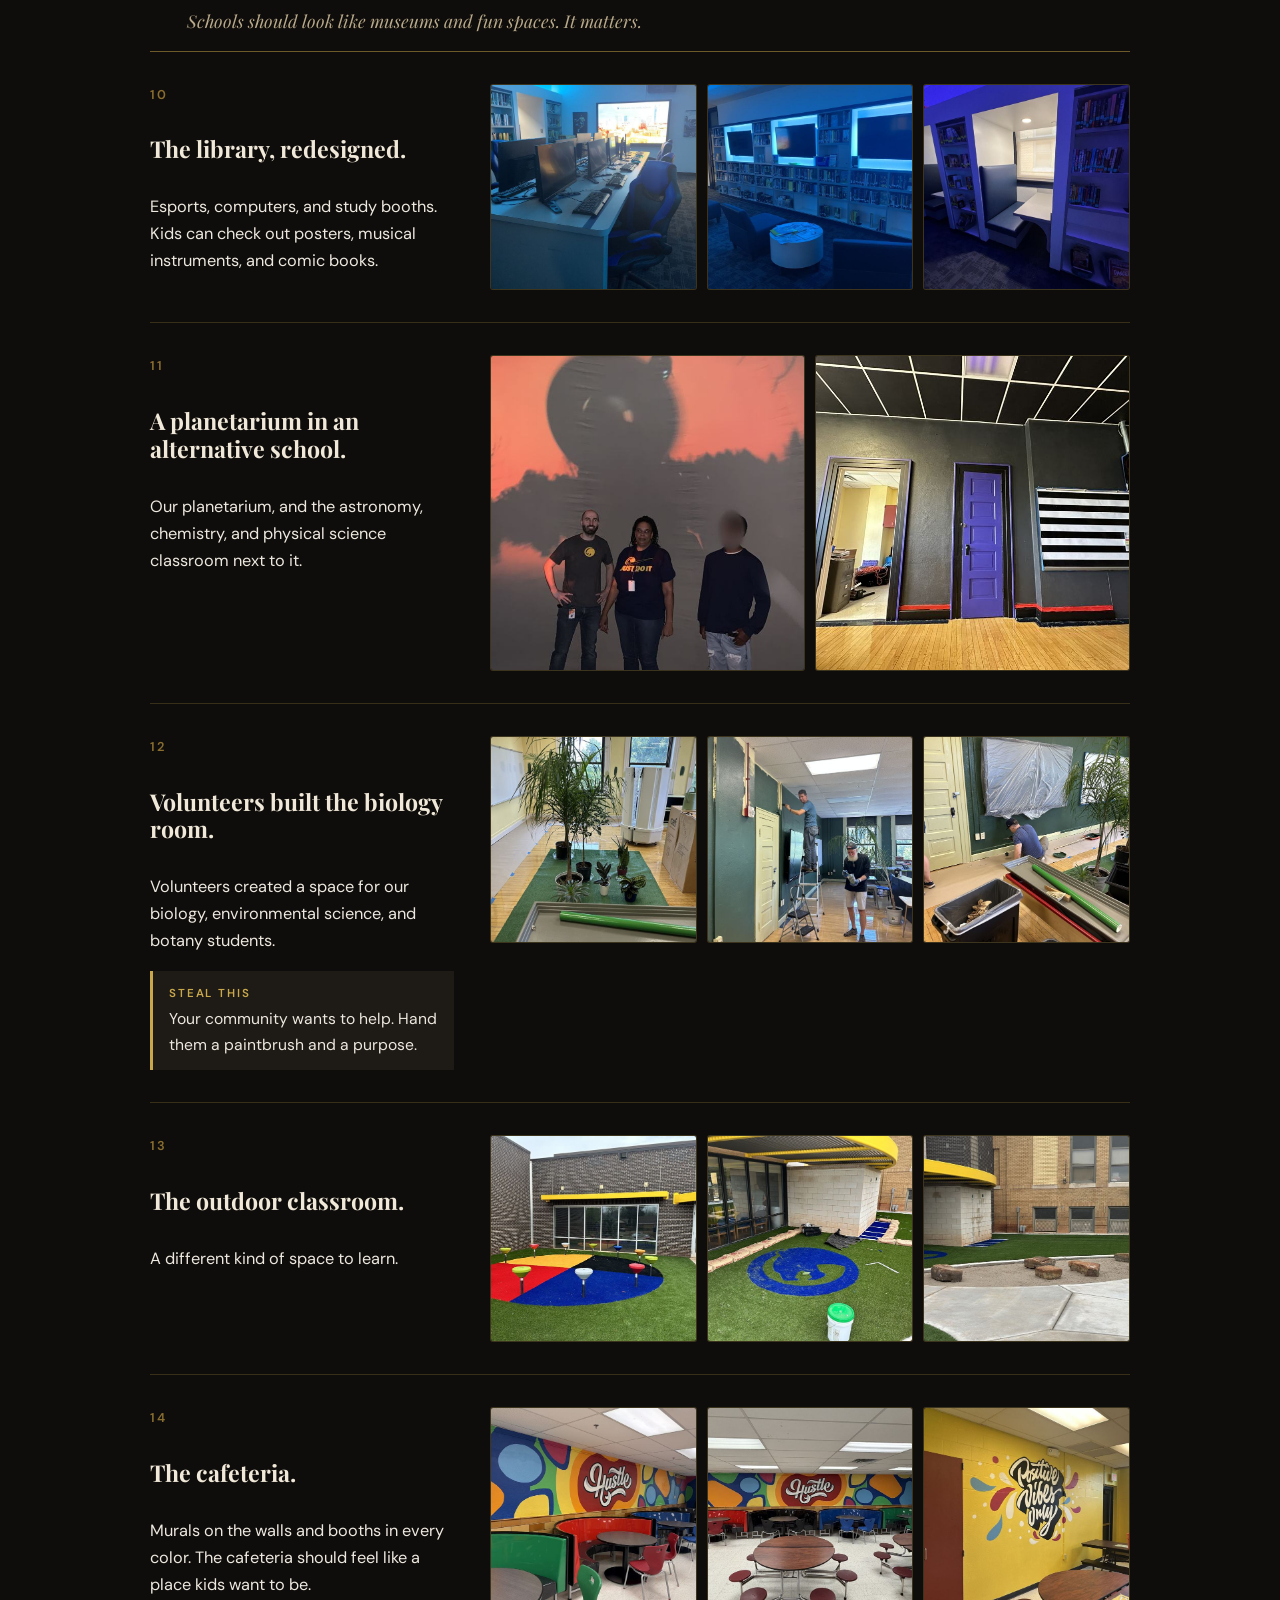
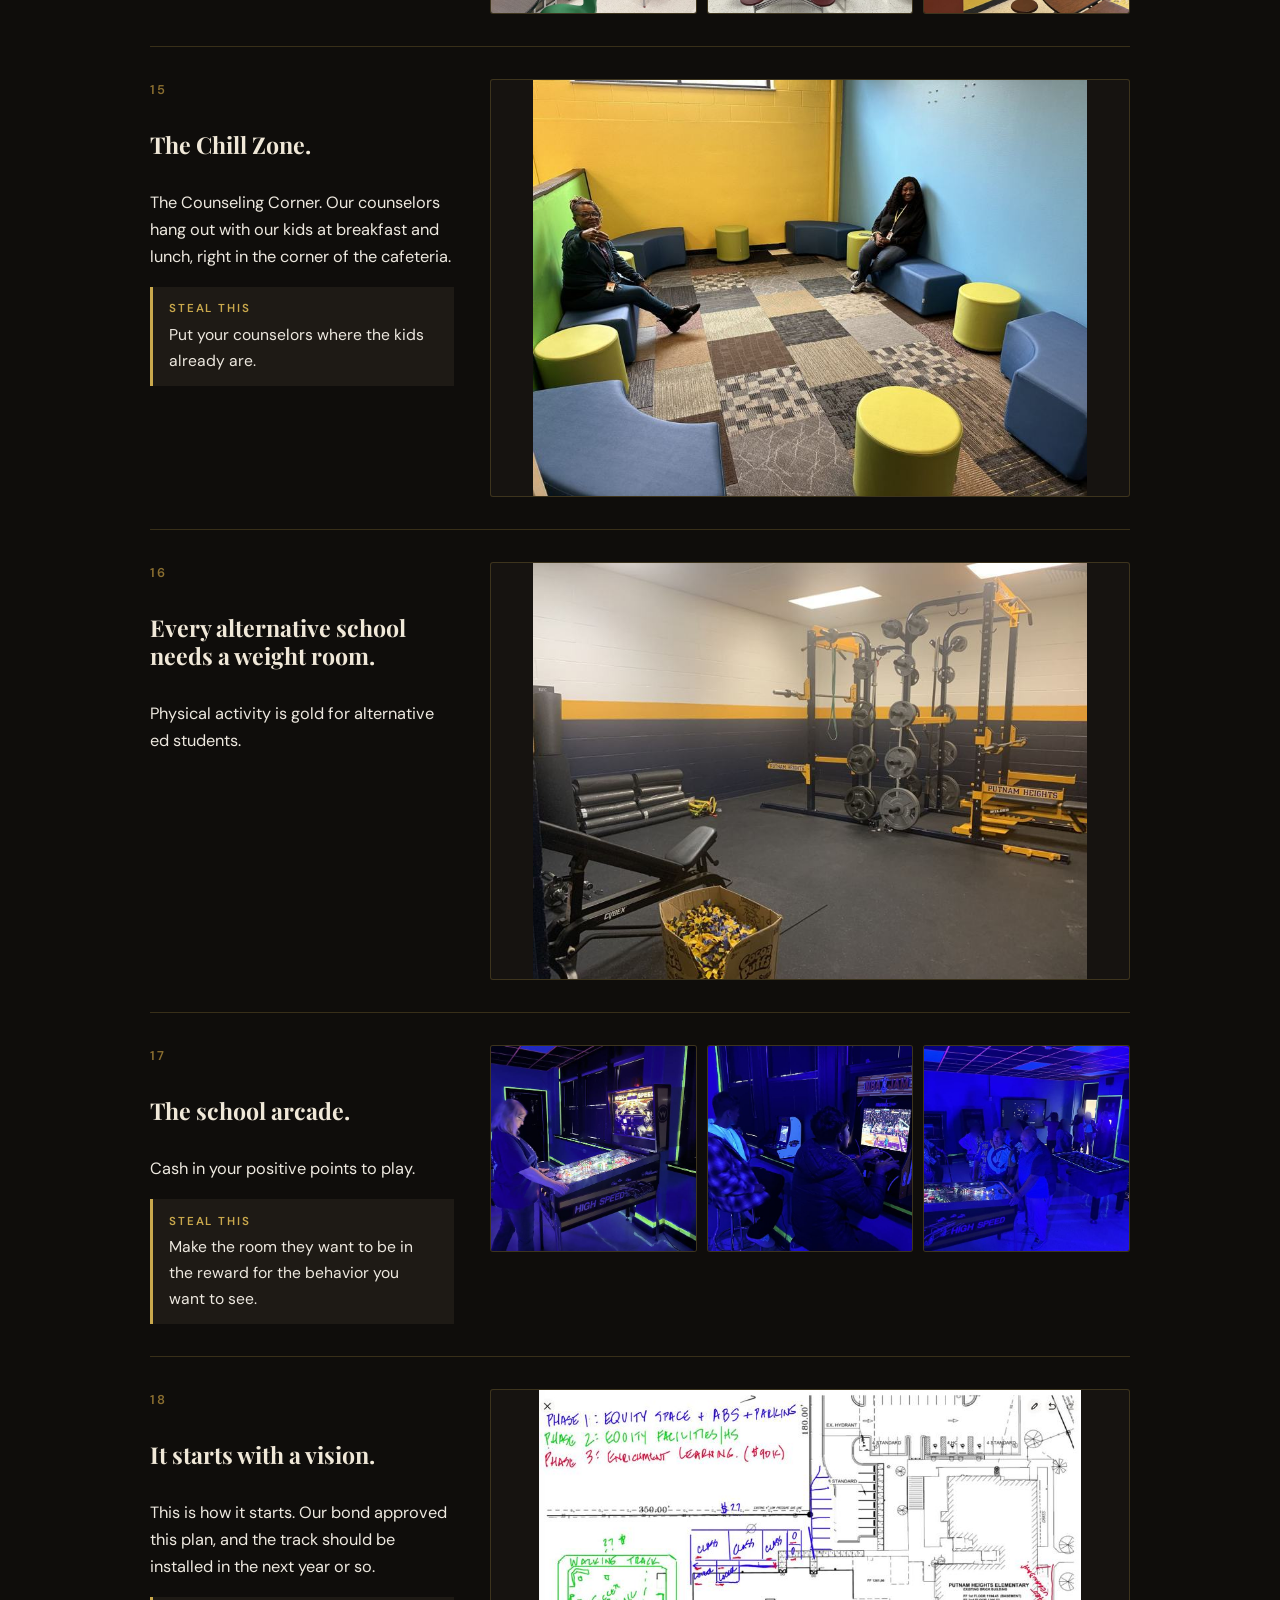
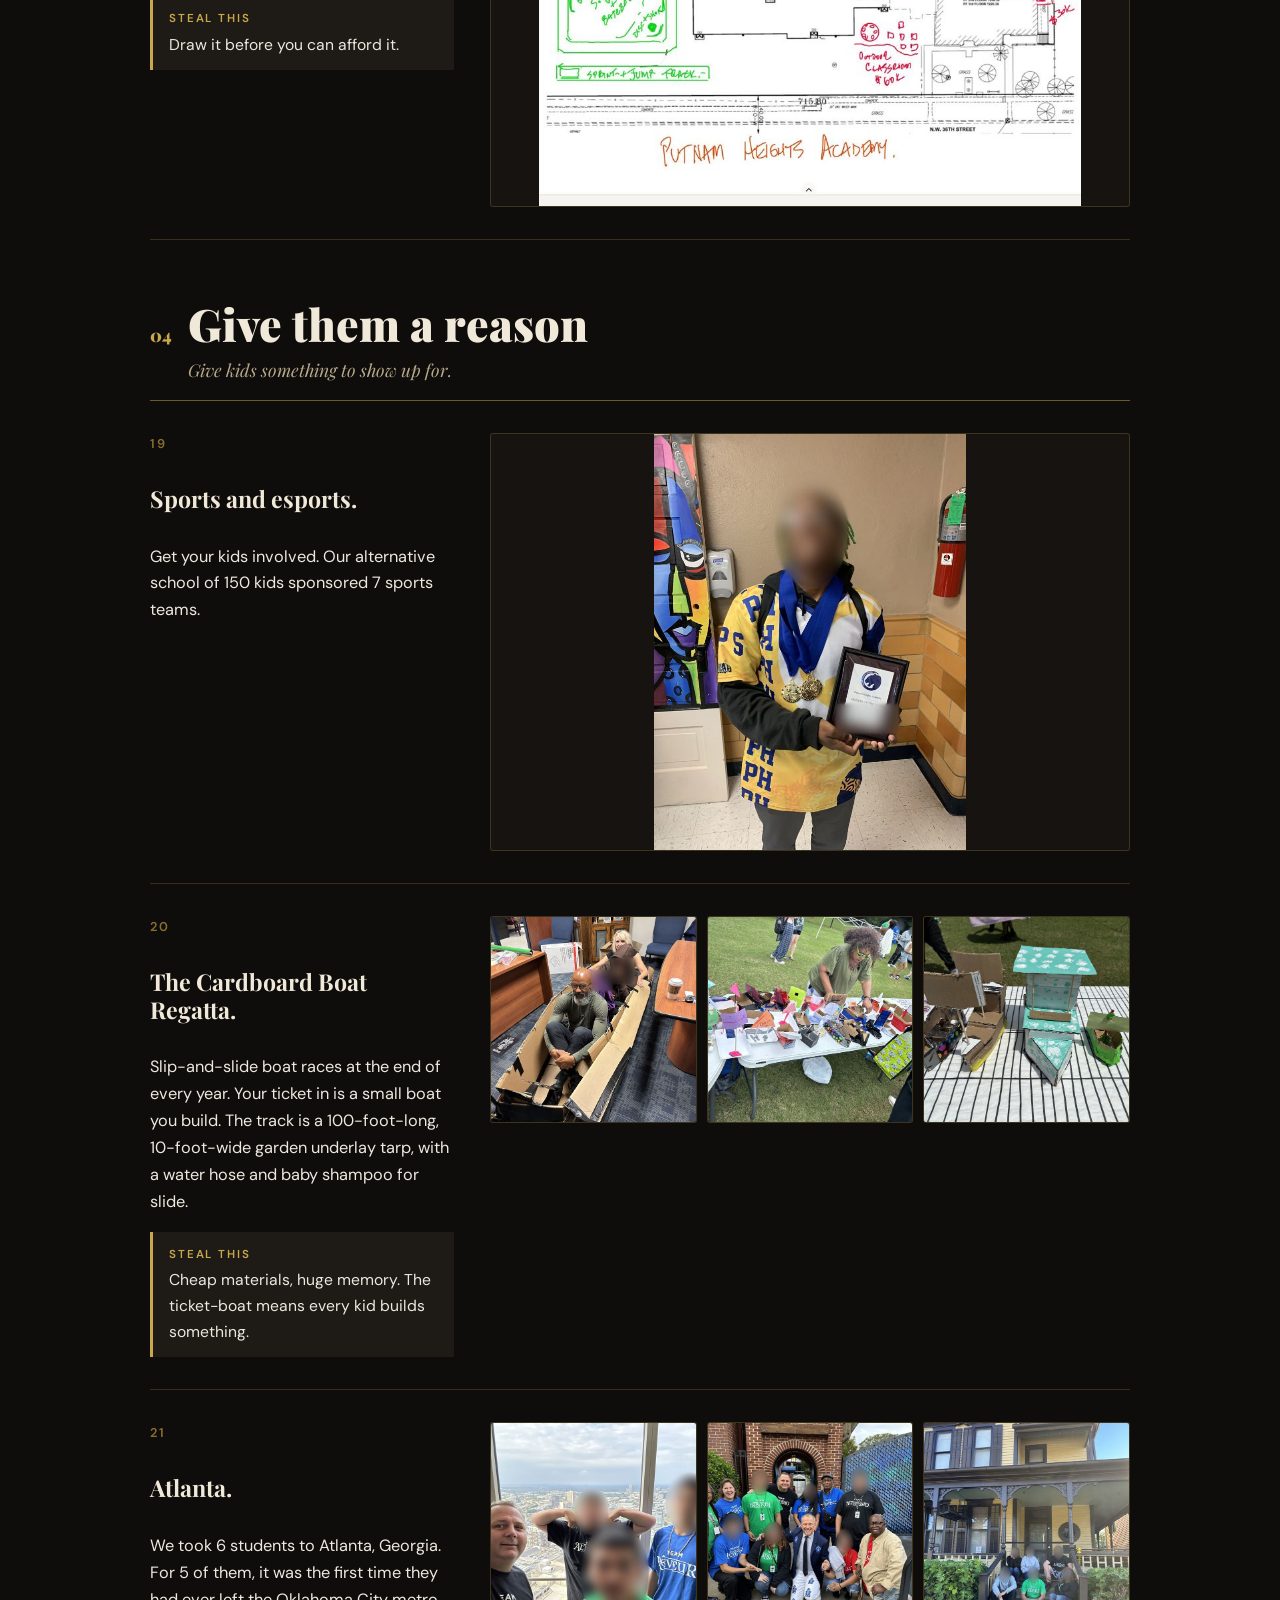
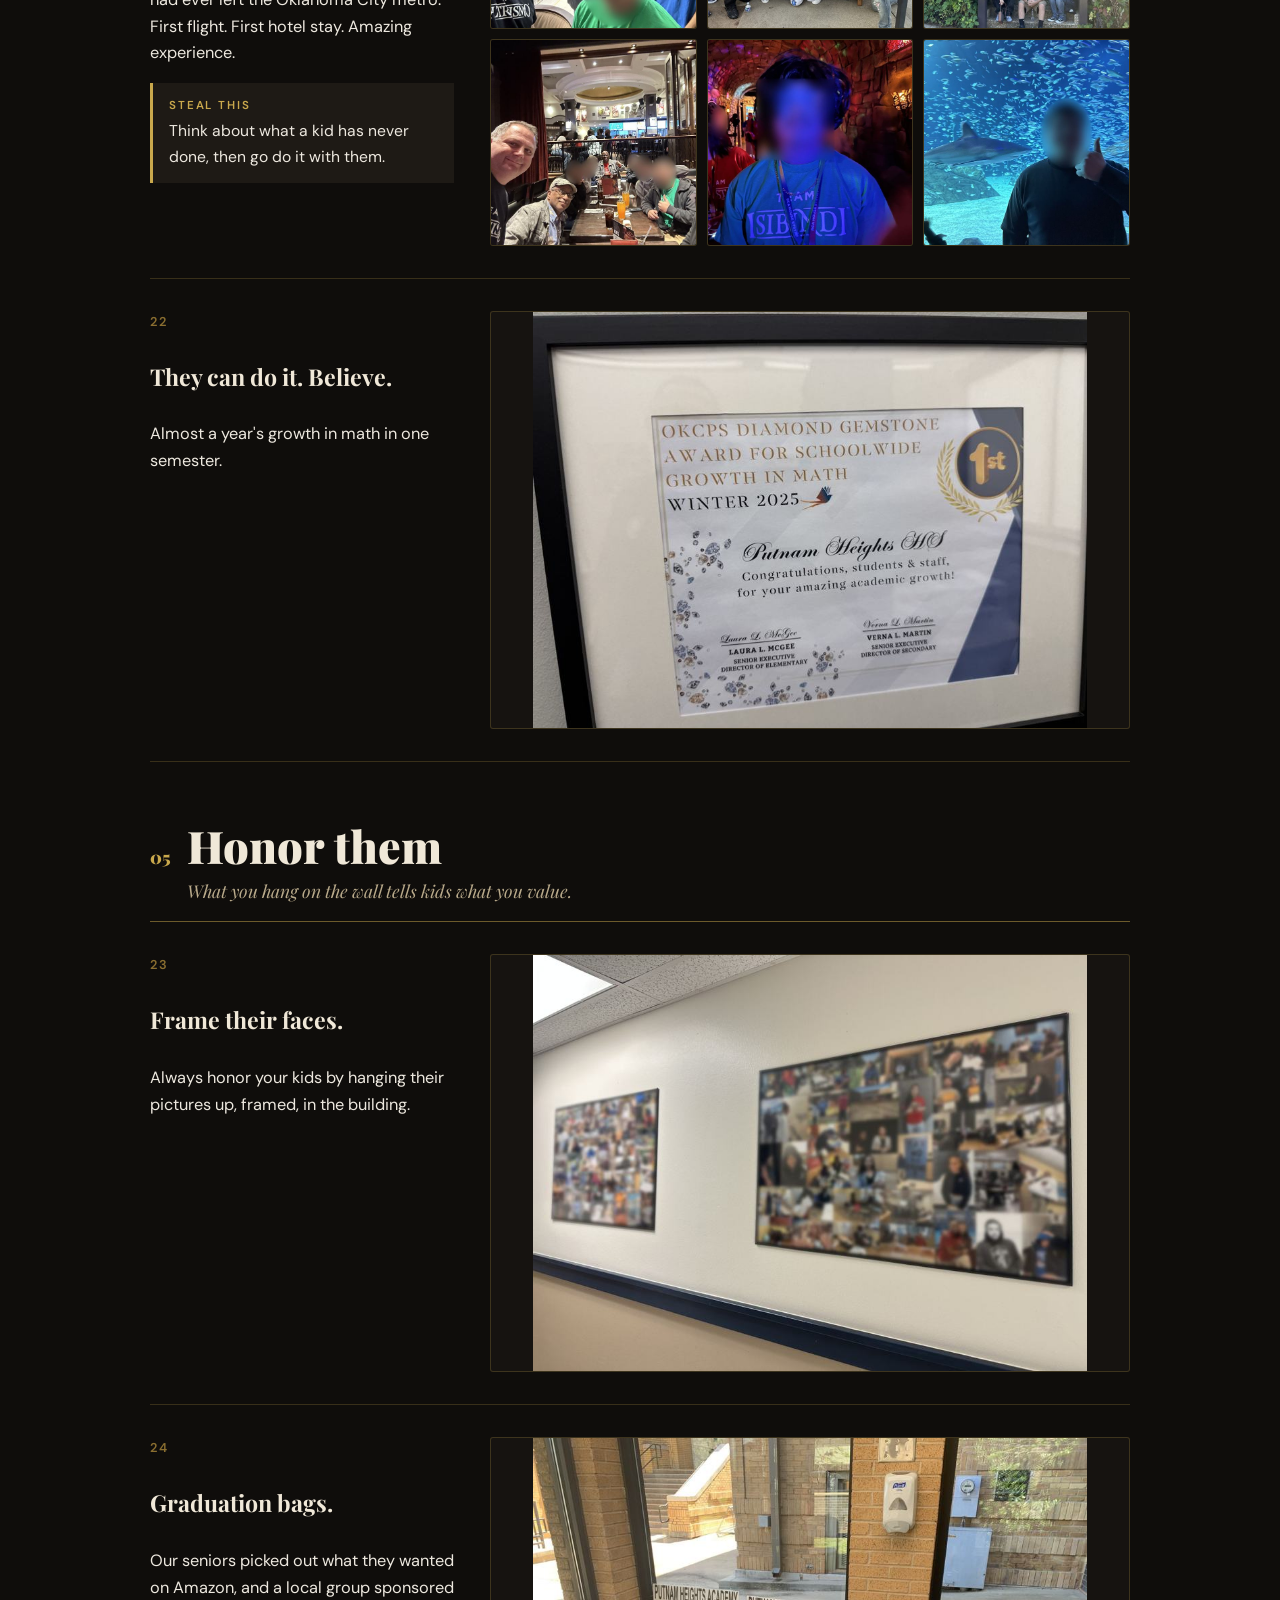
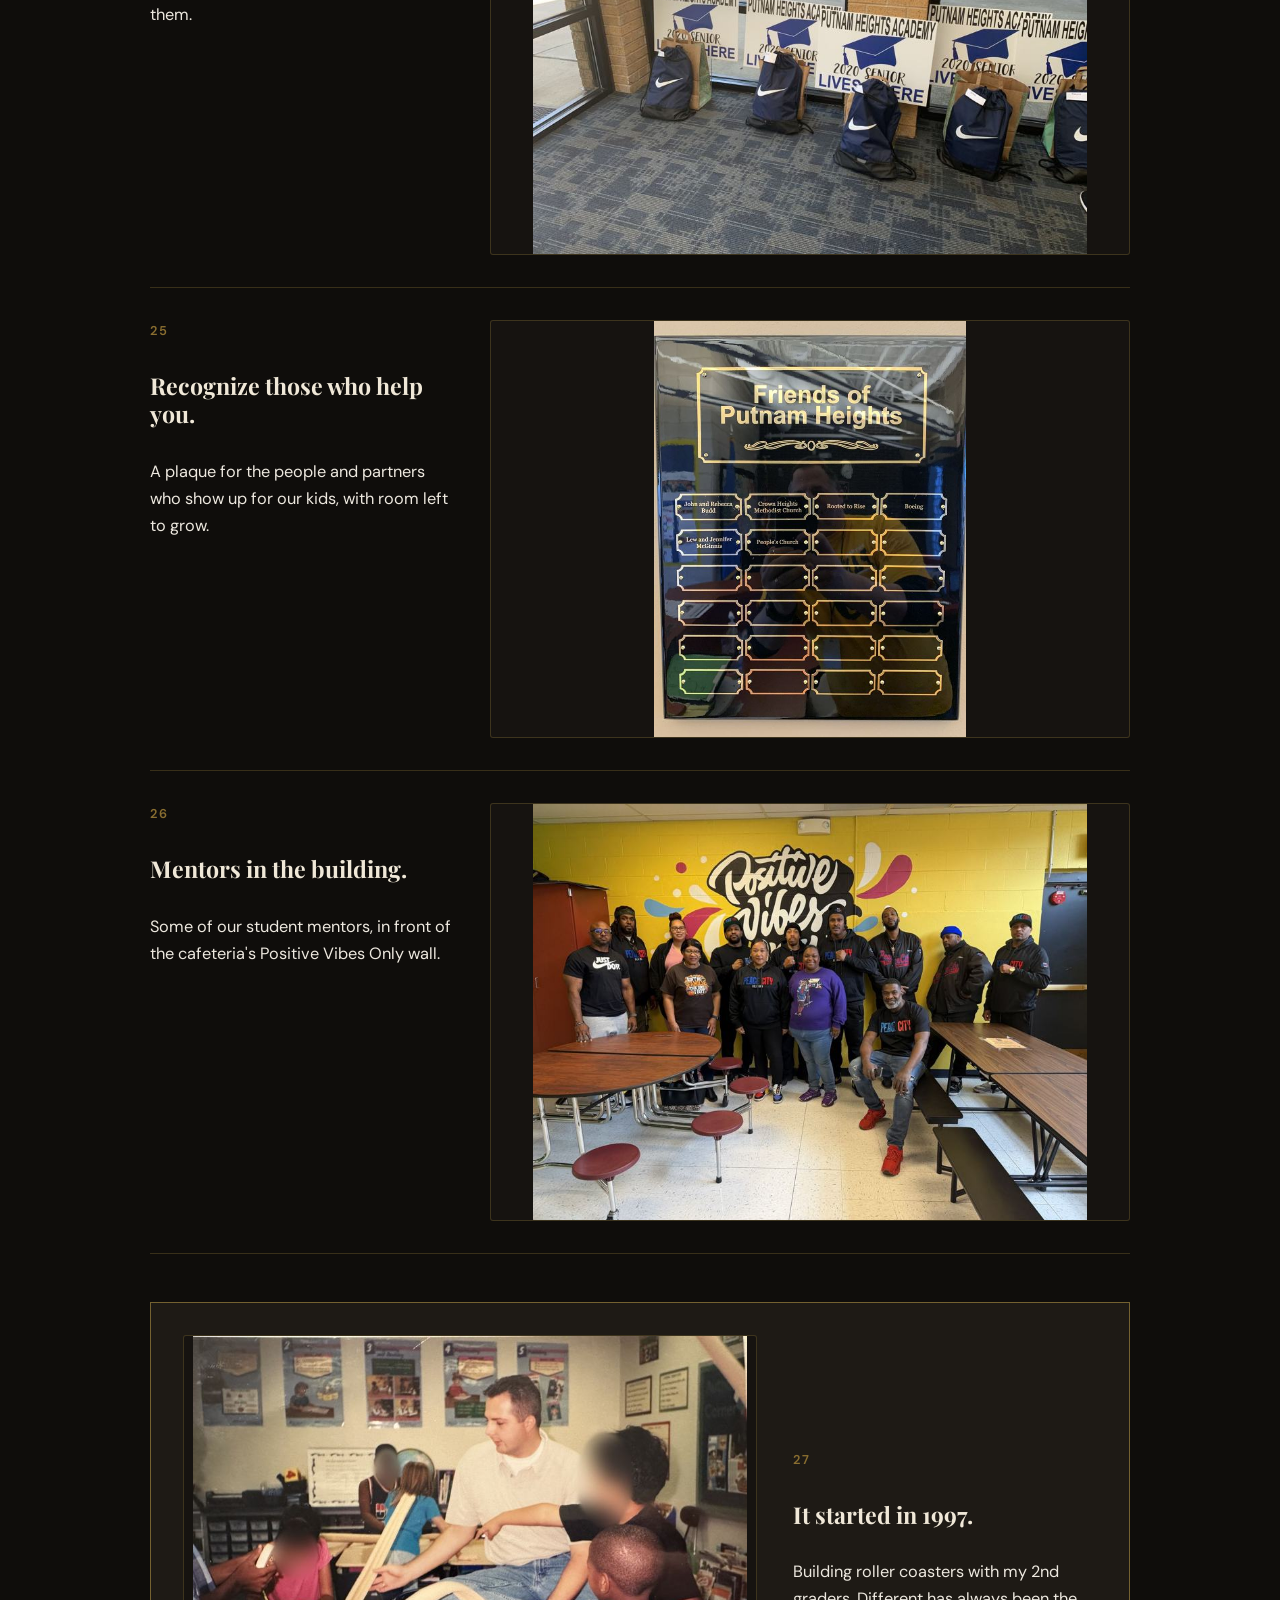
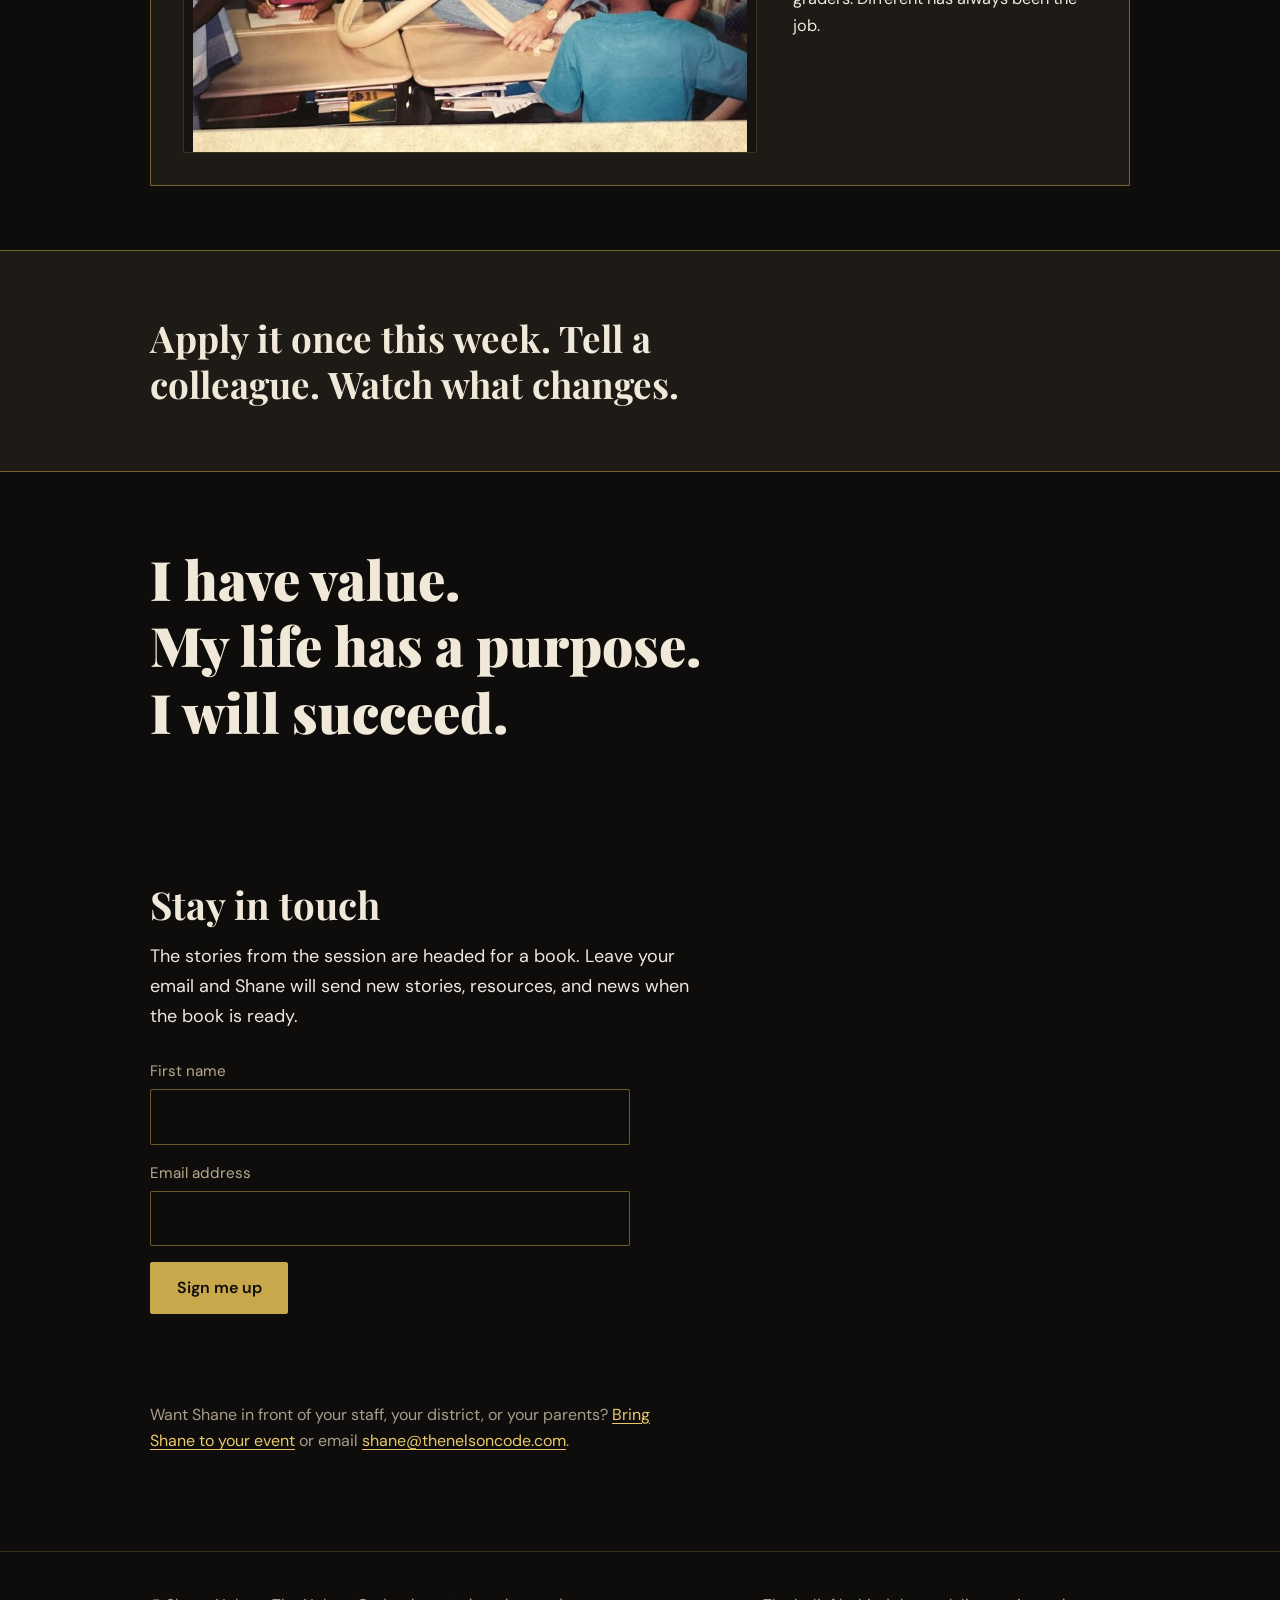
<file: naea/index.html>
<!DOCTYPE html>
<html lang="en">
<head>
<meta charset="UTF-8">
<meta name="viewport" content="width=device-width, initial-scale=1">
<title>Pause. Pivot. Point. | NAEA 2026 Resources | Shane Nelson</title>
<meta name="description" content="Resources for attendees of Shane Nelson's Pause. Pivot. Point. session at NAEA 2026.">
<meta name="robots" content="noindex, nofollow">
<meta name="theme-color" content="#0f0d0b">

<link rel="preconnect" href="https://fonts.googleapis.com">
<link rel="preconnect" href="https://fonts.gstatic.com" crossorigin>
<link href="https://fonts.googleapis.com/css2?family=Playfair+Display:ital,wght@0,400;0,700;0,900;1,400;1,700&family=DM+Sans:ital,wght@0,300;0,400;0,500;0,600;1,400&display=swap" rel="stylesheet">

<style>
:root{
  --bg:#0f0d0b;
  --card:#161310;
  --surface:#1e1a15;
  --gold:#c9a84c;
  --gold-light:#e8c96b;
  --gold-dim:#8a6e30;
  --cream:#f0e8d8;
  --cream-dim:#b8a98a;
  --text:#ede8df;
  --text-2:#a89d8b;
  --line:rgba(201,168,76,.22);
  --line-strong:rgba(201,168,76,.5);
  --serif:'Playfair Display',Georgia,'Times New Roman',serif;
  --sans:'DM Sans',system-ui,-apple-system,'Segoe UI',Helvetica,Arial,sans-serif;
  --wrap:980px;
}
*,*::before,*::after{box-sizing:border-box}
html{scroll-behavior:smooth;-webkit-text-size-adjust:100%}
body{margin:0;background:var(--bg);color:var(--text);font-family:var(--sans);font-size:1.125rem;line-height:1.65;-webkit-font-smoothing:antialiased}
a{color:inherit}
h1,h2,h3,p{margin:0}
.wrap{width:min(var(--wrap),100% - 3rem);margin-inline:auto}
:focus-visible{outline:2px solid var(--gold-light);outline-offset:3px;border-radius:2px}

.btn{display:inline-block;font-family:var(--sans);font-size:1rem;font-weight:600;line-height:1.2;text-decoration:none;padding:.95rem 1.6rem;border:1px solid var(--gold);border-radius:2px;transition:background .2s,color .2s,border-color .2s;text-align:center}
.btn-gold{background:var(--gold);color:var(--bg)}
.btn-gold:hover{background:var(--gold-light);border-color:var(--gold-light)}
.btn-line{color:var(--cream);border-color:var(--line-strong)}
.btn-line:hover{border-color:var(--gold-light);color:var(--gold-light)}

.top{border-bottom:1px solid var(--line)}
.top .wrap{display:flex;align-items:center;justify-content:space-between;gap:1rem;min-height:4.25rem}
.brand{font-family:var(--serif);font-weight:700;font-size:1.25rem;text-decoration:none;color:var(--cream)}
.back{font-size:.98rem;color:var(--cream-dim);text-decoration:none}
.back:hover{color:var(--gold-light)}

.hero{padding:clamp(3.5rem,8vw,6rem) 0 clamp(2.5rem,5vw,4rem)}
.hero h1{font-family:var(--serif);font-weight:900;font-size:clamp(2.5rem,6vw,4.8rem);line-height:1.05;letter-spacing:-.015em;color:var(--cream)}
.hero .sub{margin-top:1.25rem;font-family:var(--serif);font-style:italic;font-size:clamp(1.15rem,2.2vw,1.5rem);color:var(--cream-dim);max-width:36rem;line-height:1.4}
.hero .thanks{margin-top:2rem;max-width:34rem;color:var(--text)}
.hero-cta{margin-top:1.5rem}

.sec{padding:clamp(2.5rem,5vw,4rem) 0}
.sec h2{font-family:var(--serif);font-weight:700;font-size:clamp(1.7rem,3.4vw,2.4rem);line-height:1.15;color:var(--cream)}

/* Downloads */
.files{margin-top:1.75rem;border-top:1px solid var(--line-strong)}
.file{display:grid;grid-template-columns:1fr auto;gap:1rem 2rem;align-items:center;padding:1.5rem 0;border-bottom:1px solid var(--line)}
.file h3{font-family:var(--serif);font-weight:700;font-size:1.4rem;color:var(--cream)}
.file p{margin-top:.25rem;color:var(--text-2);font-size:1rem;max-width:34rem}
@media (max-width:640px){.file{grid-template-columns:1fr}.file .btn{justify-self:start}}

/* The move */
.move{margin-top:1.75rem;border-top:1px solid var(--line-strong)}
.move .step{display:grid;grid-template-columns:8rem 1fr;gap:1rem 2rem;align-items:baseline;padding:1.25rem 0;border-bottom:1px solid var(--line)}
.move dt{font-family:var(--serif);font-weight:900;font-size:1.7rem;color:var(--gold-light)}
.move dd{margin:0;color:var(--text)}
@media (max-width:640px){.move .step{grid-template-columns:1fr;gap:.2rem}}
.quote{margin-top:2rem;font-family:var(--serif);font-style:italic;font-size:clamp(1.25rem,2.4vw,1.65rem);line-height:1.4;color:var(--cream);border-left:3px solid var(--gold);padding-left:1.25rem;max-width:36rem}

/* Monday */
.monday{background:var(--surface);border-block:1px solid var(--line-strong);padding:clamp(2.5rem,5vw,4rem) 0}
.monday p{font-family:var(--serif);font-weight:700;font-size:clamp(1.5rem,3.2vw,2.3rem);line-height:1.25;color:var(--cream);max-width:36rem}

/* Motto strip */
.motto{padding:clamp(3rem,6vw,5rem) 0}
.motto ul{list-style:none;margin:0;padding:0;display:grid;gap:.4rem}
.motto li{font-family:var(--serif);font-weight:900;font-size:clamp(1.8rem,4.6vw,3.4rem);line-height:1.1;color:var(--cream)}

/* Contact */
.contact p{margin-top:1rem;max-width:34rem;color:var(--text)}
.contact p a{color:var(--gold-light);text-underline-offset:3px}
.contact .signup{margin-top:1.75rem}
.contact .also{margin-top:2rem;color:var(--text-2);font-size:1rem}


/* Newsletter form */
.signup{display:grid;gap:1rem;max-width:30rem}
.signup label{display:block;font-size:.95rem;color:var(--cream-dim);margin-bottom:.3rem}
.signup input[type=text],.signup input[type=email]{width:100%;font:inherit;font-size:1rem;color:var(--cream);background:var(--bg);border:1px solid var(--line-strong);border-radius:2px;padding:.85rem 1rem}
.signup input::placeholder{color:#6f6656}
.signup input:focus-visible{outline:2px solid var(--gold-light);outline-offset:2px;border-color:var(--gold-light)}
.signup .btn{justify-self:start;cursor:pointer}
.signup .btn[disabled]{opacity:.6;cursor:default}
.signup .msg{min-height:1.5em;color:var(--gold-light);font-size:1rem}
.signup .hp{position:absolute;left:-9999px}

/* Pivot gallery */
.pivot{border-top:1px solid var(--line)}
.kicker{font-size:.85rem;letter-spacing:.18em;text-transform:uppercase;color:var(--gold);font-weight:600;margin-bottom:.6rem}
.pivot .lede{margin-top:1.1rem;max-width:40rem;color:var(--text);font-size:1.15rem}
.chips{display:flex;flex-wrap:wrap;gap:.5rem;margin-top:1.6rem}
.chips a{font-size:.95rem;text-decoration:none;color:var(--cream);border:1px solid var(--line-strong);border-radius:999px;padding:.45rem .95rem;transition:border-color .2s,color .2s}
.chips a:hover{border-color:var(--gold-light);color:var(--gold-light)}
.note{margin-top:1.1rem;font-size:.92rem;color:var(--text-2)}
.chapter{padding-top:clamp(2.5rem,5vw,3.75rem);scroll-margin-top:1rem}
.ch-head{display:grid;grid-template-columns:auto 1fr;column-gap:1rem;align-items:baseline;padding-bottom:1rem;border-bottom:1px solid var(--line-strong)}
.ch-num{font-family:var(--serif);font-weight:900;font-size:1.1rem;color:var(--gold)}
.ch-head h3{font-family:var(--serif);font-weight:900;font-size:clamp(1.9rem,4vw,2.8rem);line-height:1.05;color:var(--cream)}
.ch-head p{grid-column:2;margin-top:.35rem;font-family:var(--serif);font-style:italic;color:var(--cream-dim);font-size:1.1rem}
.idea{display:grid;grid-template-columns:minmax(0,19rem) minmax(0,1fr);gap:1.25rem 2.25rem;padding:2rem 0;border-bottom:1px solid var(--line)}
.idea-n{display:block;font-size:.8rem;letter-spacing:.14em;color:var(--gold-dim);font-weight:600;margin-bottom:.35rem}
.idea h4,.closer h4{font-family:var(--serif);font-weight:700;font-size:1.45rem;line-height:1.2;color:var(--cream)}
.idea-text p,.closer p{margin-top:.55rem;color:var(--text);font-size:1.02rem}
.steal{margin-top:1rem!important;padding:.8rem 1rem;background:var(--surface);border-left:3px solid var(--gold);font-size:.98rem!important}
.steal span{display:block;font-size:.72rem;letter-spacing:.16em;text-transform:uppercase;color:var(--gold);font-weight:600;margin-bottom:.2rem}
.idea-ph{display:grid;gap:.6rem;align-content:start}
.idea-ph.g2{grid-template-columns:1fr 1fr}
.idea-ph.g3{grid-template-columns:repeat(3,1fr)}
.idea-ph.g6{grid-template-columns:repeat(3,1fr)}
.ph{display:block;overflow:hidden;border-radius:3px;background:var(--card);border:1px solid var(--line)}
.ph img{display:block;width:100%;height:auto;transition:transform .35s}
.g2 .ph img,.g3 .ph img,.g6 .ph img{aspect-ratio:1/1;object-fit:cover;height:100%}
.g1 .ph img{max-height:26rem;object-fit:contain;margin-inline:auto;width:auto;max-width:100%}
.ph:hover img{transform:scale(1.025)}
.closer{display:grid;grid-template-columns:minmax(0,1fr) minmax(0,19rem);gap:1.25rem 2.25rem;align-items:center;margin-top:3rem;padding:2rem;background:var(--surface);border:1px solid var(--line-strong)}
@media (max-width:760px){
  .idea,.closer{grid-template-columns:1fr}
  .closer{padding:1.25rem}
  .idea-ph.g3,.idea-ph.g6{grid-template-columns:1fr 1fr}
  .idea-ph.g3 .ph:first-child{grid-column:1/-1}
  .idea-ph.g3 .ph:first-child img{aspect-ratio:4/3}
}
.g1 .ph:has(img[src*="panther-logo"]) img{max-height:15rem;padding:1.5rem 0}
/* Lightbox */
.lb{position:fixed;inset:0;z-index:50;background:rgba(10,8,6,.97);display:none;align-items:center;justify-content:center;padding:3.5rem 1rem 4.5rem}
.lb.open{display:flex}
.lb img{max-width:100%;max-height:100%;object-fit:contain;border-radius:2px}
.lb p{position:absolute;left:1rem;right:1rem;bottom:1rem;text-align:center;color:var(--cream-dim);font-size:.95rem}
.lb button{position:absolute;background:none;border:1px solid var(--line-strong);color:var(--cream);font:inherit;font-size:1.3rem;width:2.8rem;height:2.8rem;border-radius:50%;cursor:pointer}
.lb button:hover{border-color:var(--gold-light);color:var(--gold-light)}
.lb .x{top:.8rem;right:.8rem}.lb .pv{left:.8rem;top:50%;transform:translateY(-50%)}.lb .nx{right:.8rem;top:50%;transform:translateY(-50%)}
@media (prefers-reduced-motion:reduce){.ph img{transition:none}.ph:hover img{transform:none}html{scroll-behavior:auto}}

footer{margin-top:2rem;padding:2.5rem 0 3rem;border-top:1px solid var(--line)}
footer .wrap{display:flex;flex-wrap:wrap;gap:1rem 2rem;justify-content:space-between}
footer p{color:var(--text-2);font-size:.98rem}
footer a{color:var(--cream-dim);text-underline-offset:3px}
footer a:hover{color:var(--gold-light)}
</style>
</head>
<body>

<header class="top">
  <div class="wrap">
    <a class="brand" href="/">Shane Nelson</a>
    <a class="back" href="/">Back to thenelsoncode.com</a>
  </div>
</header>

<main>

  <section class="hero">
    <div class="wrap">
      <h1>Pause. Pivot. Point.</h1>
      <p class="sub">A framework for reaching the students your school almost lost.</p>
      <p class="thanks">Thank you for spending the hour. Everything from the session is below. Take what helps and pass it to someone in your building.</p>
      <p class="hero-cta"><a class="btn btn-line" href="#pivot">See 27 ideas from our building</a></p>
    </div>
  </section>

  <section class="sec">
    <div class="wrap">
      <h2>Download</h2>
      <div class="files">
        <!-- Files live in /naea/files/. The filenames in href must match the files you upload exactly. -->
        <div class="file">
          <div>
            <h3>The conference packet</h3>
            <p>Eleven pages: the Pause. Pivot. Point. practice grid, the office wall, the motto, four games, the Rap and Game Tests, and one story. Print it or keep it on your phone.</p>
          </div>
          <a class="btn btn-gold" href="/naea/files/NelsonCode_NAEA_Packet.pdf" target="_blank" rel="noopener">Open the packet</a>
        </div>
        <div class="file">
          <div>
            <h3>The session slides</h3>
            <p>The full presentation as a PDF.</p>
          </div>
          <a class="btn btn-gold" href="/naea/files/PausePivotPoint_NAEA2026_Slides.pdf" target="_blank" rel="noopener">Open the slides</a>
        </div>
        <!-- To add another file, copy one of the .file blocks above and change the title, description, and filename. -->
      </div>
    </div>
  </section>

  <section class="sec">
    <div class="wrap">
      <h2>The move, in three parts</h2>
      <dl class="move">
        <div class="step"><dt>Pause</dt><dd>The reaction you avoid. The space between what a student does and what you do next.</dd></div>
        <div class="step"><dt>Pivot</dt><dd>The different move you make. Not toward the pressure. Toward the space that opened up.</dd></div>
        <div class="step"><dt>Point</dt><dd>The lesson underneath. What the moment was actually about.</dd></div>
      </dl>
      <p class="quote">The point of the lesson is never the lesson. The point of the lesson is the child.</p>
    </div>
  </section>

  <section class="sec pivot" id="pivot">
    <div class="wrap">
      <p class="kicker">Pivot the building</p>
      <h2>What different looks like</h2>
      <p class="lede">The only thing different about an alternative school can't be the room or the number of kids. We have to be different. These are 27 things we tried at Putnam Heights Academy. Our kids deserve different and amazing, just like every other kid. Steal any of them.</p>
      <nav class="chips" aria-label="Jump to a section">
        <a href="#pv-name-it">1. Name it</a>
        <a href="#pv-belong">2. Belong</a>
        <a href="#pv-build-it">3. Build it</a>
        <a href="#pv-give-them-a-reason">4. Give them a reason</a>
        <a href="#pv-honor-them">5. Honor them</a>
      </nav>
      <p class="note">Student faces are blurred to protect our kids. Tap any photo to see it larger.</p>
    </div>
    <div class="chapter" id="pv-name-it">
      <div class="wrap">
        <header class="ch-head"><span class="ch-num">01</span><h3>Name it</h3><p>Say what you believe. Out loud, on the walls, on their backs.</p></header>
        <article class="idea"><div class="idea-text"><span class="idea-n">01</span><h4>The motto says it all.</h4><p>I have value. My life has a purpose. I will succeed.</p>
          <p class="steal"><span>Steal this</span>Write your motto where kids can&#x27;t miss it, then say it until they say it back.</p>
        </div><div class="idea-ph g1">
          <a class="ph" href="/naea/pivot/01-pha-banner.jpg" data-alt="Putnam Heights Academy banner with the motto: I have value. My life has a purpose. I will succeed."><img src="/naea/pivot/sm/01-pha-banner.jpg" width="820" height="615" alt="Putnam Heights Academy banner with the motto: I have value. My life has a purpose. I will succeed." loading="lazy" decoding="async"></a>
        </div></article>
        <article class="idea"><div class="idea-text"><span class="idea-n">02</span><h4>Do the work. Earn the win.</h4><p>Because every message matters, even the one on a T-shirt.</p>
        </div><div class="idea-ph g1">
          <a class="ph" href="/naea/pivot/02-dtw-etw-tee.jpg" data-alt="Navy and gold Putnam Heights tee: DTW ETW on the front, Do The Work. Earn The Win. on the back."><img src="/naea/pivot/sm/02-dtw-etw-tee.jpg" width="820" height="820" alt="Navy and gold Putnam Heights tee: DTW ETW on the front, Do The Work. Earn The Win. on the back." loading="lazy" decoding="async"></a>
        </div></article>
        <article class="idea"><div class="idea-text"><span class="idea-n">03</span><h4>A logo they&#x27;d actually wear.</h4><p>It had to be clean enough for staff and cool enough for kids.</p>
        </div><div class="idea-ph g1">
          <a class="ph" href="/naea/pivot/11-pha-panther-logo.png" data-alt="Putnam Heights panther logo in navy."><img src="/naea/pivot/sm/11-pha-panther-logo.png" width="618" height="633" alt="Putnam Heights panther logo in navy." loading="lazy" decoding="async"></a>
        </div></article>
        <article class="idea"><div class="idea-text"><span class="idea-n">04</span><h4>One rule. Specific in every space.</h4><p>One rule looks different in different spaces. The more specific you are, the better.</p>
          <p class="steal"><span>Steal this</span>Take your one rule and spell out exactly what it looks like in the cafe, the hall, and the classroom.</p>
        </div><div class="idea-ph g1">
          <a class="ph" href="/naea/pivot/04-cafe-expectations.jpg" data-alt="Student expectations flyer for the cafe: right place, right time, right thing."><img src="/naea/pivot/sm/04-cafe-expectations.jpg" width="615" height="820" alt="Student expectations flyer for the cafe: right place, right time, right thing." loading="lazy" decoding="async"></a>
        </div></article>
        <article class="idea"><div class="idea-text"><span class="idea-n">05</span><h4>Expectations for everyone.</h4><p>Expectations should be clear for everyone, adults included. Ours hang side by side: what we expect from teachers, and what we expect from students.</p>
        </div><div class="idea-ph g1">
          <a class="ph" href="/naea/pivot/07-pha-2point0-expectations-wall.jpg" data-alt="PHA 2.0 expectations wall with teacher expectations beside student expectations."><img src="/naea/pivot/sm/07-pha-2point0-expectations-wall.jpg" width="820" height="615" alt="PHA 2.0 expectations wall with teacher expectations beside student expectations." loading="lazy" decoding="async"></a>
        </div></article>
      </div>
    </div>
    <div class="chapter" id="pv-belong">
      <div class="wrap">
        <header class="ch-head"><span class="ch-num">02</span><h3>Belong</h3><p>Give every kid a team before the world hands them one.</p></header>
        <article class="idea"><div class="idea-text"><span class="idea-n">06</span><h4>We adopted the Ron Clark house system.</h4><p>Students and staff belong to houses. The colors are on the walls, the flags, and the shirts.</p>
        </div><div class="idea-ph g2">
          <a class="ph" href="/naea/pivot/15a-house-banners-hallway.jpg" data-alt="Hallway painted in house colors with Amistad and Reveur crest banners."><img src="/naea/pivot/sm/15a-house-banners-hallway.jpg" width="820" height="615" alt="Hallway painted in house colors with Amistad and Reveur crest banners." loading="lazy" decoding="async"></a>
          <a class="ph" href="/naea/pivot/15b-reveur-flag-students.jpg" data-alt="Students holding the Reveur house flag. Faces blurred."><img src="/naea/pivot/sm/15b-reveur-flag-students.jpg" width="820" height="615" alt="Students holding the Reveur house flag. Faces blurred." loading="lazy" decoding="async"></a>
        </div></article>
        <article class="idea"><div class="idea-text"><span class="idea-n">07</span><h4>The red carpet.</h4><p>The ascension to finding out which house you belong to. Still a work in progress.</p>
        </div><div class="idea-ph g2">
          <a class="ph" href="/naea/pivot/20a-house-reveal-stairs.jpg" data-alt="Students climbing a lit stairway toward the house reveal. Faces blurred."><img src="/naea/pivot/sm/20a-house-reveal-stairs.jpg" width="820" height="615" alt="Students climbing a lit stairway toward the house reveal. Faces blurred." loading="lazy" decoding="async"></a>
          <a class="ph" href="/naea/pivot/20b-red-carpet-entry.jpg" data-alt="Red carpet and gold stanchions leading to the curtained reveal room."><img src="/naea/pivot/sm/20b-red-carpet-entry.jpg" width="820" height="615" alt="Red carpet and gold stanchions leading to the curtained reveal room." loading="lazy" decoding="async"></a>
        </div></article>
        <article class="idea"><div class="idea-text"><span class="idea-n">08</span><h4>AI for the shy kids.</h4><p>Our house points scoreboard puts students on the big screen. Kids who don&#x27;t want their photo up get an AI avatar instead. Everybody still gets seen.</p>
          <p class="steal"><span>Steal this</span>Recognition shouldn&#x27;t cost a kid their comfort. Give them a way in.</p>
        </div><div class="idea-ph g1">
          <a class="ph" href="/naea/pivot/23-rca-house-points-leaderboard.jpg" data-alt="House points leaderboard on a hallway screen. One student shown as an AI cartoon avatar; other faces and names blurred."><img src="/naea/pivot/sm/23-rca-house-points-leaderboard.jpg" width="820" height="615" alt="House points leaderboard on a hallway screen. One student shown as an AI cartoon avatar; other faces and names blurred." loading="lazy" decoding="async"></a>
        </div></article>
        <article class="idea"><div class="idea-text"><span class="idea-n">09</span><h4>We were once like you.</h4><p>Staff wear IDs with their own high school photos on them. It&#x27;s fun, and it tells kids we were once like them.</p>
        </div><div class="idea-ph g1">
          <a class="ph" href="/naea/pivot/05-staff-yearbook-ids.jpg" data-alt="Six staff ID badges with throwback high school photos and house crests."><img src="/naea/pivot/sm/05-staff-yearbook-ids.jpg" width="615" height="820" alt="Six staff ID badges with throwback high school photos and house crests." loading="lazy" decoding="async"></a>
        </div></article>
      </div>
    </div>
    <div class="chapter" id="pv-build-it">
      <div class="wrap">
        <header class="ch-head"><span class="ch-num">03</span><h3>Build it</h3><p>Schools should look like museums and fun spaces. It matters.</p></header>
        <article class="idea"><div class="idea-text"><span class="idea-n">10</span><h4>The library, redesigned.</h4><p>Esports, computers, and study booths. Kids can check out posters, musical instruments, and comic books.</p>
        </div><div class="idea-ph g3">
          <a class="ph" href="/naea/pivot/13a-library-esports.jpg" data-alt="Library esports bay with gaming chairs and monitors."><img src="/naea/pivot/sm/13a-library-esports.jpg" width="820" height="615" alt="Library esports bay with gaming chairs and monitors." loading="lazy" decoding="async"></a>
          <a class="ph" href="/naea/pivot/13b-library-shelf-wall.jpg" data-alt="LED-lit library shelf wall with screens and lounge seating."><img src="/naea/pivot/sm/13b-library-shelf-wall.jpg" width="820" height="615" alt="LED-lit library shelf wall with screens and lounge seating." loading="lazy" decoding="async"></a>
          <a class="ph" href="/naea/pivot/13c-library-study-booths.jpg" data-alt="Built-in study booths between bookshelves."><img src="/naea/pivot/sm/13c-library-study-booths.jpg" width="615" height="820" alt="Built-in study booths between bookshelves." loading="lazy" decoding="async"></a>
        </div></article>
        <article class="idea"><div class="idea-text"><span class="idea-n">11</span><h4>A planetarium in an alternative school.</h4><p>Our planetarium, and the astronomy, chemistry, and physical science classroom next to it.</p>
        </div><div class="idea-ph g2">
          <a class="ph" href="/naea/pivot/18a-planetarium.jpg" data-alt="Staff and a student under the planetarium dome. Student face blurred."><img src="/naea/pivot/sm/18a-planetarium.jpg" width="820" height="615" alt="Staff and a student under the planetarium dome. Student face blurred." loading="lazy" decoding="async"></a>
          <a class="ph" href="/naea/pivot/18b-science-classroom.jpg" data-alt="Science classroom with a black ceiling, purple trim, and a striped board."><img src="/naea/pivot/sm/18b-science-classroom.jpg" width="820" height="615" alt="Science classroom with a black ceiling, purple trim, and a striped board." loading="lazy" decoding="async"></a>
        </div></article>
        <article class="idea"><div class="idea-text"><span class="idea-n">12</span><h4>Volunteers built the biology room.</h4><p>Volunteers created a space for our biology, environmental science, and botany students.</p>
          <p class="steal"><span>Steal this</span>Your community wants to help. Hand them a paintbrush and a purpose.</p>
        </div><div class="idea-ph g3">
          <a class="ph" href="/naea/pivot/19a-biology-room-plants.jpg" data-alt="Plants and vertical grow towers staged in the new biology room."><img src="/naea/pivot/sm/19a-biology-room-plants.jpg" width="820" height="615" alt="Plants and vertical grow towers staged in the new biology room." loading="lazy" decoding="async"></a>
          <a class="ph" href="/naea/pivot/19b-volunteers-painting-ladder.jpg" data-alt="Volunteers painting the biology room deep green."><img src="/naea/pivot/sm/19b-volunteers-painting-ladder.jpg" width="820" height="615" alt="Volunteers painting the biology room deep green." loading="lazy" decoding="async"></a>
          <a class="ph" href="/naea/pivot/19c-volunteers-painting-trim.jpg" data-alt="Volunteers cutting in trim in the biology room."><img src="/naea/pivot/sm/19c-volunteers-painting-trim.jpg" width="820" height="615" alt="Volunteers cutting in trim in the biology room." loading="lazy" decoding="async"></a>
        </div></article>
        <article class="idea"><div class="idea-text"><span class="idea-n">13</span><h4>The outdoor classroom.</h4><p>A different kind of space to learn.</p>
        </div><div class="idea-ph g3">
          <a class="ph" href="/naea/pivot/14a-outdoor-classroom-spinner-seats.jpg" data-alt="Outdoor classroom with a color-quadrant turf circle and spinner seats."><img src="/naea/pivot/sm/14a-outdoor-classroom-spinner-seats.jpg" width="820" height="615" alt="Outdoor classroom with a color-quadrant turf circle and spinner seats." loading="lazy" decoding="async"></a>
          <a class="ph" href="/naea/pivot/14b-outdoor-classroom-turf-logo.jpg" data-alt="Panther logo cut into the turf during installation."><img src="/naea/pivot/sm/14b-outdoor-classroom-turf-logo.jpg" width="820" height="615" alt="Panther logo cut into the turf during installation." loading="lazy" decoding="async"></a>
          <a class="ph" href="/naea/pivot/14c-outdoor-classroom-stone-seating.jpg" data-alt="Stone seating ring around a sand court."><img src="/naea/pivot/sm/14c-outdoor-classroom-stone-seating.jpg" width="820" height="615" alt="Stone seating ring around a sand court." loading="lazy" decoding="async"></a>
        </div></article>
        <article class="idea"><div class="idea-text"><span class="idea-n">14</span><h4>The cafeteria.</h4><p>Murals on the walls and booths in every color. The cafeteria should feel like a place kids want to be.</p>
        </div><div class="idea-ph g3">
          <a class="ph" href="/naea/pivot/21a-cafe-hustle-mural-booths.jpg" data-alt="Hustle mural above red, green, and blue cafeteria booths."><img src="/naea/pivot/sm/21a-cafe-hustle-mural-booths.jpg" width="820" height="615" alt="Hustle mural above red, green, and blue cafeteria booths." loading="lazy" decoding="async"></a>
          <a class="ph" href="/naea/pivot/21b-cafe-hustle-mural-wide.jpg" data-alt="Wide view of the Hustle mural over a row of booths."><img src="/naea/pivot/sm/21b-cafe-hustle-mural-wide.jpg" width="820" height="615" alt="Wide view of the Hustle mural over a row of booths." loading="lazy" decoding="async"></a>
          <a class="ph" href="/naea/pivot/21d-positive-vibes-only-mural.jpg" data-alt="Positive Vibes Only mural on a yellow cafeteria wall."><img src="/naea/pivot/sm/21d-positive-vibes-only-mural.jpg" width="820" height="615" alt="Positive Vibes Only mural on a yellow cafeteria wall." loading="lazy" decoding="async"></a>
        </div></article>
        <article class="idea"><div class="idea-text"><span class="idea-n">15</span><h4>The Chill Zone.</h4><p>The Counseling Corner. Our counselors hang out with our kids at breakfast and lunch, right in the corner of the cafeteria.</p>
          <p class="steal"><span>Steal this</span>Put your counselors where the kids already are.</p>
        </div><div class="idea-ph g1">
          <a class="ph" href="/naea/pivot/22-counseling-corner-chill-zone.jpg" data-alt="Counselors in a soft-seating nook with blue benches and lime ottomans."><img src="/naea/pivot/sm/22-counseling-corner-chill-zone.jpg" width="820" height="615" alt="Counselors in a soft-seating nook with blue benches and lime ottomans." loading="lazy" decoding="async"></a>
        </div></article>
        <article class="idea"><div class="idea-text"><span class="idea-n">16</span><h4>Every alternative school needs a weight room.</h4><p>Physical activity is gold for alternative ed students.</p>
        </div><div class="idea-ph g1">
          <a class="ph" href="/naea/pivot/06-weight-room.jpg" data-alt="Weight room with navy and gold racks and benches."><img src="/naea/pivot/sm/06-weight-room.jpg" width="820" height="615" alt="Weight room with navy and gold racks and benches." loading="lazy" decoding="async"></a>
        </div></article>
        <article class="idea"><div class="idea-text"><span class="idea-n">17</span><h4>The school arcade.</h4><p>Cash in your positive points to play.</p>
          <p class="steal"><span>Steal this</span>Make the room they want to be in the reward for the behavior you want to see.</p>
        </div><div class="idea-ph g3">
          <a class="ph" href="/naea/pivot/16a-arcade-pinball.jpg" data-alt="Staff member playing pinball in the blacklit arcade."><img src="/naea/pivot/sm/16a-arcade-pinball.jpg" width="820" height="615" alt="Staff member playing pinball in the blacklit arcade." loading="lazy" decoding="async"></a>
          <a class="ph" href="/naea/pivot/16c-arcade-nba-jam.jpg" data-alt="Two students playing NBA Jam, seen from behind."><img src="/naea/pivot/sm/16c-arcade-nba-jam.jpg" width="820" height="615" alt="Two students playing NBA Jam, seen from behind." loading="lazy" decoding="async"></a>
          <a class="ph" href="/naea/pivot/16b-arcade-open-house.jpg" data-alt="Visitors in the arcade during an open house. Some faces blurred."><img src="/naea/pivot/sm/16b-arcade-open-house.jpg" width="820" height="615" alt="Visitors in the arcade during an open house. Some faces blurred." loading="lazy" decoding="async"></a>
        </div></article>
        <article class="idea"><div class="idea-text"><span class="idea-n">18</span><h4>It starts with a vision.</h4><p>This is how it starts. Our bond approved this plan, and the track should be installed in the next year or so.</p>
          <p class="steal"><span>Steal this</span>Draw it before you can afford it.</p>
        </div><div class="idea-ph g1">
          <a class="ph" href="/naea/pivot/10-campus-phase-vision-plan.jpg" data-alt="Marked-up campus site plan with phases, a walking track, and an outdoor classroom."><img src="/naea/pivot/sm/10-campus-phase-vision-plan.jpg" width="820" height="630" alt="Marked-up campus site plan with phases, a walking track, and an outdoor classroom." loading="lazy" decoding="async"></a>
        </div></article>
      </div>
    </div>
    <div class="chapter" id="pv-give-them-a-reason">
      <div class="wrap">
        <header class="ch-head"><span class="ch-num">04</span><h3>Give them a reason</h3><p>Give kids something to show up for.</p></header>
        <article class="idea"><div class="idea-text"><span class="idea-n">19</span><h4>Sports and esports.</h4><p>Get your kids involved. Our alternative school of 150 kids sponsored 7 sports teams.</p>
        </div><div class="idea-ph g1">
          <a class="ph" href="/naea/pivot/08-athlete-of-the-year.jpg" data-alt="Student athlete in a Putnam Heights jersey with medals and an Athlete of the Year plaque. Face and name blurred."><img src="/naea/pivot/sm/08-athlete-of-the-year.jpg" width="615" height="820" alt="Student athlete in a Putnam Heights jersey with medals and an Athlete of the Year plaque. Face and name blurred." loading="lazy" decoding="async"></a>
        </div></article>
        <article class="idea"><div class="idea-text"><span class="idea-n">20</span><h4>The Cardboard Boat Regatta.</h4><p>Slip-and-slide boat races at the end of every year. Your ticket in is a small boat you build. The track is a 100-foot-long, 10-foot-wide garden underlay tarp, with a water hose and baby shampoo for slide.</p>
          <p class="steal"><span>Steal this</span>Cheap materials, huge memory. The ticket-boat means every kid builds something.</p>
        </div><div class="idea-ph g3">
          <a class="ph" href="/naea/pivot/24a-regatta-big-cardboard-boat.jpg" data-alt="Adults and students sitting in a full-size duct-taped cardboard boat. Student faces blurred."><img src="/naea/pivot/sm/24a-regatta-big-cardboard-boat.jpg" width="615" height="820" alt="Adults and students sitting in a full-size duct-taped cardboard boat. Student faces blurred." loading="lazy" decoding="async"></a>
          <a class="ph" href="/naea/pivot/24b-regatta-ticket-boats-table.jpg" data-alt="A table full of student-made ticket boats at the outdoor event."><img src="/naea/pivot/sm/24b-regatta-ticket-boats-table.jpg" width="820" height="615" alt="A table full of student-made ticket boats at the outdoor event." loading="lazy" decoding="async"></a>
          <a class="ph" href="/naea/pivot/24c-regatta-boats-closeup.jpg" data-alt="Close-up of three cardboard ticket boats, one labeled Altruismo."><img src="/naea/pivot/sm/24c-regatta-boats-closeup.jpg" width="820" height="615" alt="Close-up of three cardboard ticket boats, one labeled Altruismo." loading="lazy" decoding="async"></a>
        </div></article>
        <article class="idea"><div class="idea-text"><span class="idea-n">21</span><h4>Atlanta.</h4><p>We took 6 students to Atlanta, Georgia. For 5 of them, it was the first time they had ever left the Oklahoma City metro. First flight. First hotel stay. Amazing experience.</p>
          <p class="steal"><span>Steal this</span>Think about what a kid has never done, then go do it with them.</p>
        </div><div class="idea-ph g6">
          <a class="ph" href="/naea/pivot/25a-atlanta-hotel-skyline-selfie.jpg" data-alt="Staff member and students in house shirts at a high-rise hotel window. Student faces blurred."><img src="/naea/pivot/sm/25a-atlanta-hotel-skyline-selfie.jpg" width="820" height="615" alt="Staff member and students in house shirts at a high-rise hotel window. Student faces blurred." loading="lazy" decoding="async"></a>
          <a class="ph" href="/naea/pivot/25b-atlanta-rca-group.jpg" data-alt="Students and staff in house shirts outside the Ron Clark Academy. Student faces blurred."><img src="/naea/pivot/sm/25b-atlanta-rca-group.jpg" width="820" height="615" alt="Students and staff in house shirts outside the Ron Clark Academy. Student faces blurred." loading="lazy" decoding="async"></a>
          <a class="ph" href="/naea/pivot/25d-atlanta-historic-porch.jpg" data-alt="Six students on the steps of a historic house in Atlanta. Faces blurred."><img src="/naea/pivot/sm/25d-atlanta-historic-porch.jpg" width="820" height="615" alt="Six students on the steps of a historic house in Atlanta. Faces blurred." loading="lazy" decoding="async"></a>
          <a class="ph" href="/naea/pivot/25e-atlanta-group-dinner.jpg" data-alt="Group dinner selfie in Atlanta. Student faces blurred."><img src="/naea/pivot/sm/25e-atlanta-group-dinner.jpg" width="820" height="615" alt="Group dinner selfie in Atlanta. Student faces blurred." loading="lazy" decoding="async"></a>
          <a class="ph" href="/naea/pivot/25c-atlanta-party-wig-shades.jpg" data-alt="Student in a party wig and shutter shades. Face blurred."><img src="/naea/pivot/sm/25c-atlanta-party-wig-shades.jpg" width="615" height="820" alt="Student in a party wig and shutter shades. Face blurred." loading="lazy" decoding="async"></a>
          <a class="ph" href="/naea/pivot/25f-atlanta-aquarium-shark.jpg" data-alt="Student giving a thumbs up in front of a shark tank. Face blurred."><img src="/naea/pivot/sm/25f-atlanta-aquarium-shark.jpg" width="820" height="615" alt="Student giving a thumbs up in front of a shark tank. Face blurred." loading="lazy" decoding="async"></a>
        </div></article>
        <article class="idea"><div class="idea-text"><span class="idea-n">22</span><h4>They can do it. Believe.</h4><p>Almost a year&#x27;s growth in math in one semester.</p>
        </div><div class="idea-ph g1">
          <a class="ph" href="/naea/pivot/03-gemstone-math-award.jpg" data-alt="Framed district award for schoolwide growth in math."><img src="/naea/pivot/sm/03-gemstone-math-award.jpg" width="820" height="615" alt="Framed district award for schoolwide growth in math." loading="lazy" decoding="async"></a>
        </div></article>
      </div>
    </div>
    <div class="chapter" id="pv-honor-them">
      <div class="wrap">
        <header class="ch-head"><span class="ch-num">05</span><h3>Honor them</h3><p>What you hang on the wall tells kids what you value.</p></header>
        <article class="idea"><div class="idea-text"><span class="idea-n">23</span><h4>Frame their faces.</h4><p>Always honor your kids by hanging their pictures up, framed, in the building.</p>
        </div><div class="idea-ph g1">
          <a class="ph" href="/naea/pivot/26-framed-student-photo-collages.jpg" data-alt="Two large framed collages of student photos in a hallway, blurred here to protect students."><img src="/naea/pivot/sm/26-framed-student-photo-collages.jpg" width="820" height="615" alt="Two large framed collages of student photos in a hallway, blurred here to protect students." loading="lazy" decoding="async"></a>
        </div></article>
        <article class="idea"><div class="idea-text"><span class="idea-n">24</span><h4>Graduation bags.</h4><p>Our seniors picked out what they wanted on Amazon, and a local group sponsored them.</p>
        </div><div class="idea-ph g1">
          <a class="ph" href="/naea/pivot/09-senior-grad-bags.jpg" data-alt="Graduation gift bags lined up with Senior Lives Here yard signs."><img src="/naea/pivot/sm/09-senior-grad-bags.jpg" width="820" height="615" alt="Graduation gift bags lined up with Senior Lives Here yard signs." loading="lazy" decoding="async"></a>
        </div></article>
        <article class="idea"><div class="idea-text"><span class="idea-n">25</span><h4>Recognize those who help you.</h4><p>A plaque for the people and partners who show up for our kids, with room left to grow.</p>
        </div><div class="idea-ph g1">
          <a class="ph" href="/naea/pivot/12-friends-of-putnam-heights-plaque.jpg" data-alt="Friends of Putnam Heights donor plaque."><img src="/naea/pivot/sm/12-friends-of-putnam-heights-plaque.jpg" width="615" height="820" alt="Friends of Putnam Heights donor plaque." loading="lazy" decoding="async"></a>
        </div></article>
        <article class="idea"><div class="idea-text"><span class="idea-n">26</span><h4>Mentors in the building.</h4><p>Some of our student mentors, in front of the cafeteria&#x27;s Positive Vibes Only wall.</p>
        </div><div class="idea-ph g1">
          <a class="ph" href="/naea/pivot/21c-peace-city-mentors.jpg" data-alt="A group of adult mentors from Peace City Oklahoma in front of a mural."><img src="/naea/pivot/sm/21c-peace-city-mentors.jpg" width="820" height="615" alt="A group of adult mentors from Peace City Oklahoma in front of a mural." loading="lazy" decoding="async"></a>
        </div></article>
      </div>
    </div>
    <div class="wrap">
      <article class="closer"><div class="idea-ph g1"><a class="ph" href="/naea/pivot/17-1997-roller-coasters-2nd-grade.jpg" data-alt="Shane as a young teacher on a desk with second graders and a foam roller coaster track. Student faces blurred."><img src="/naea/pivot/sm/17-1997-roller-coasters-2nd-grade.jpg" width="820" height="615" alt="Shane as a young teacher on a desk with second graders and a foam roller coaster track. Student faces blurred." loading="lazy" decoding="async"></a></div>
        <div><span class="idea-n">27</span><h4>It started in 1997.</h4><p>Building roller coasters with my 2nd graders. Different has always been the job.</p></div></article>
    </div>
  </section>

  <section class="monday">
    <div class="wrap">
      <p>Apply it once this week. Tell a colleague. Watch what changes.</p>
    </div>
  </section>

  <section class="motto">
    <div class="wrap">
      <ul aria-label="The motto">
        <li>I have value.</li>
        <li>My life has a purpose.</li>
        <li>I will succeed.</li>
      </ul>
    </div>
  </section>

  <section class="sec contact">
    <div class="wrap">
      <h2>Stay in touch</h2>
      <p>The stories from the session are headed for a book. Leave your email and Shane will send new stories, resources, and news when the book is ready.</p>
      <form class="signup" id="signup" name="newsletter" method="POST" data-netlify="true" data-netlify-honeypot="bot-field">
        <input type="hidden" name="form-name" value="newsletter">
        <input type="hidden" name="source" value="naea-2026">
        <p class="hp" aria-hidden="true"><label>Leave this empty <input name="bot-field" tabindex="-1" autocomplete="off"></label></p>
        <div><label for="su-name">First name</label><input id="su-name" type="text" name="first_name" autocomplete="given-name"></div>
        <div><label for="su-email">Email address</label><input id="su-email" type="email" name="email" autocomplete="email" required></div>
        <button class="btn btn-gold" type="submit">Sign me up</button>
        <p class="msg" role="status" aria-live="polite"></p>
      </form>
      <p class="also">Want Shane in front of your staff, your district, or your parents? <a href="/#book">Bring Shane to your event</a> or email <a href="mailto:shane@thenelsoncode.com">shane@thenelsoncode.com</a>.</p>
    </div>
  </section>

</main>

<footer>
  <div class="wrap">
    <p>&copy; Shane Nelson. The Nelson Code. <a href="mailto:shane@thenelsoncode.com">shane@thenelsoncode.com</a></p>
    <p>The belief behind the work lives at <a href="https://itsanelson.com">itsanelson.com</a>.</p>
  </div>
</footer>

<script>
(function(){
  // Newsletter signup: saves to Netlify Forms (the record) and subscribes the
  // person to The Nelson Code list in Klaviyo (which sends the welcome email).
  var form=document.getElementById('signup');
  if(form && window.fetch && window.URLSearchParams && window.FormData){
    form.addEventListener('submit',function(ev){
      ev.preventDefault();
      var msg=form.querySelector('.msg'), btn=form.querySelector('button');
      btn.disabled=true; msg.textContent='Sending...';
      var fd=new FormData(form);
      var email=(fd.get('email')||'').trim(), first=(fd.get('first_name')||'').trim(), src=fd.get('source')||'';
      var toNetlify=fetch('/',{method:'POST',headers:{'Content-Type':'application/x-www-form-urlencoded'},body:new URLSearchParams(fd).toString()})
        .then(function(r){return r.ok;},function(){return false;});
      var toKlaviyo=Promise.resolve(false);
      if(!fd.get('bot-field')){
        var attrs={email:email,properties:{nelsoncode_source:src}};
        if(first){attrs.first_name=first;}
        toKlaviyo=fetch('https://a.klaviyo.com/client/subscriptions?company_id=QUnLHh',{method:'POST',
          headers:{'Content-Type':'application/vnd.api+json','revision':'2025-01-15'},
          body:JSON.stringify({data:{type:'subscription',attributes:{custom_source:'thenelsoncode.com '+src,
            profile:{data:{type:'profile',attributes:attrs}}},
            relationships:{list:{data:{type:'list',id:'XcAa9Z'}}}}})})
          .then(function(r){return r.ok;},function(){return false;});
      }
      Promise.all([toNetlify,toKlaviyo]).then(function(res){
        btn.disabled=false;
        if(res[0]||res[1]){
          form.reset();
          msg.textContent='You are on the list. Check your inbox for a welcome note from Shane.';
        }else{
          msg.textContent='That did not go through. Please email shane@thenelsoncode.com and Shane will add you.';
        }
      });
    });
  }
})();
</script>
<div class="lb" id="lb" role="dialog" aria-modal="true" aria-label="Photo viewer" hidden>
  <button class="x" type="button" aria-label="Close">&times;</button>
  <button class="pv" type="button" aria-label="Previous photo">&#8249;</button>
  <img alt="" src="[data-uri]">
  <button class="nx" type="button" aria-label="Next photo">&#8250;</button>
  <p></p>
</div>

<script>
(function(){
  // Photo viewer for the Pivot gallery. Without JS, links open the full image.
  var lb=document.getElementById('lb'); if(!lb) return;
  var links=[].slice.call(document.querySelectorAll('.pivot a.ph'));
  var img=lb.querySelector('img'), cap=lb.querySelector('p'), i=0, last=null;
  function show(n){ i=(n+links.length)%links.length; var a=links[i]; img.src=a.getAttribute('href'); img.alt=a.dataset.alt; cap.textContent=a.dataset.alt; }
  function open(n){ last=document.activeElement; show(n); lb.hidden=false; lb.classList.add('open'); document.body.style.overflow='hidden'; lb.querySelector('.x').focus(); }
  function close(){ lb.classList.remove('open'); lb.hidden=true; document.body.style.overflow=''; if(last) last.focus(); }
  links.forEach(function(a,n){ a.addEventListener('click',function(e){ e.preventDefault(); open(n); }); });
  lb.querySelector('.x').addEventListener('click',close);
  lb.querySelector('.pv').addEventListener('click',function(){show(i-1)});
  lb.querySelector('.nx').addEventListener('click',function(){show(i+1)});
  lb.addEventListener('click',function(e){ if(e.target===lb) close(); });
  document.addEventListener('keydown',function(e){ if(lb.hidden) return; if(e.key==='Escape') close(); else if(e.key==='ArrowLeft') show(i-1); else if(e.key==='ArrowRight') show(i+1); });
  var sx=null; lb.addEventListener('touchstart',function(e){sx=e.touches[0].clientX},{passive:true});
  lb.addEventListener('touchend',function(e){ if(sx===null) return; var dx=e.changedTouches[0].clientX-sx; if(Math.abs(dx)>50) show(i+(dx<0?1:-1)); sx=null; });
})();
</script>
</body>
</html>
</file>
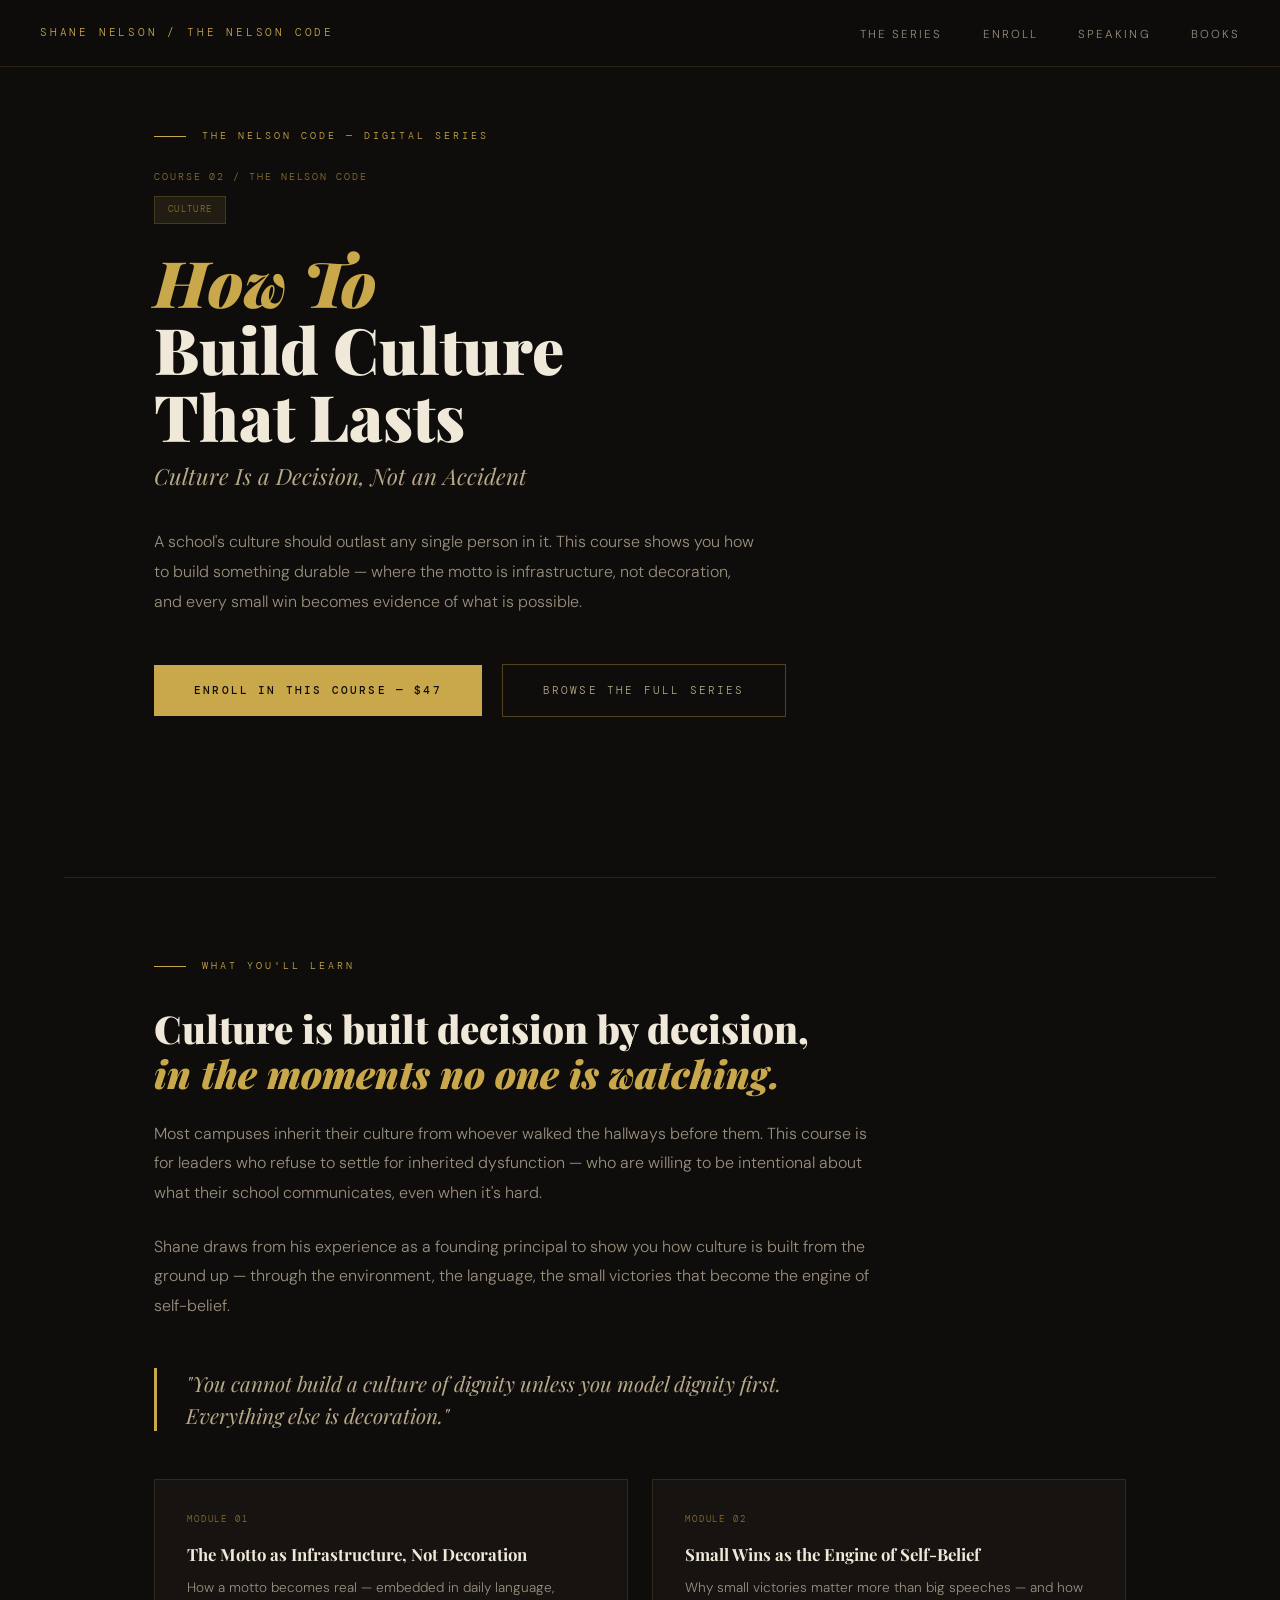
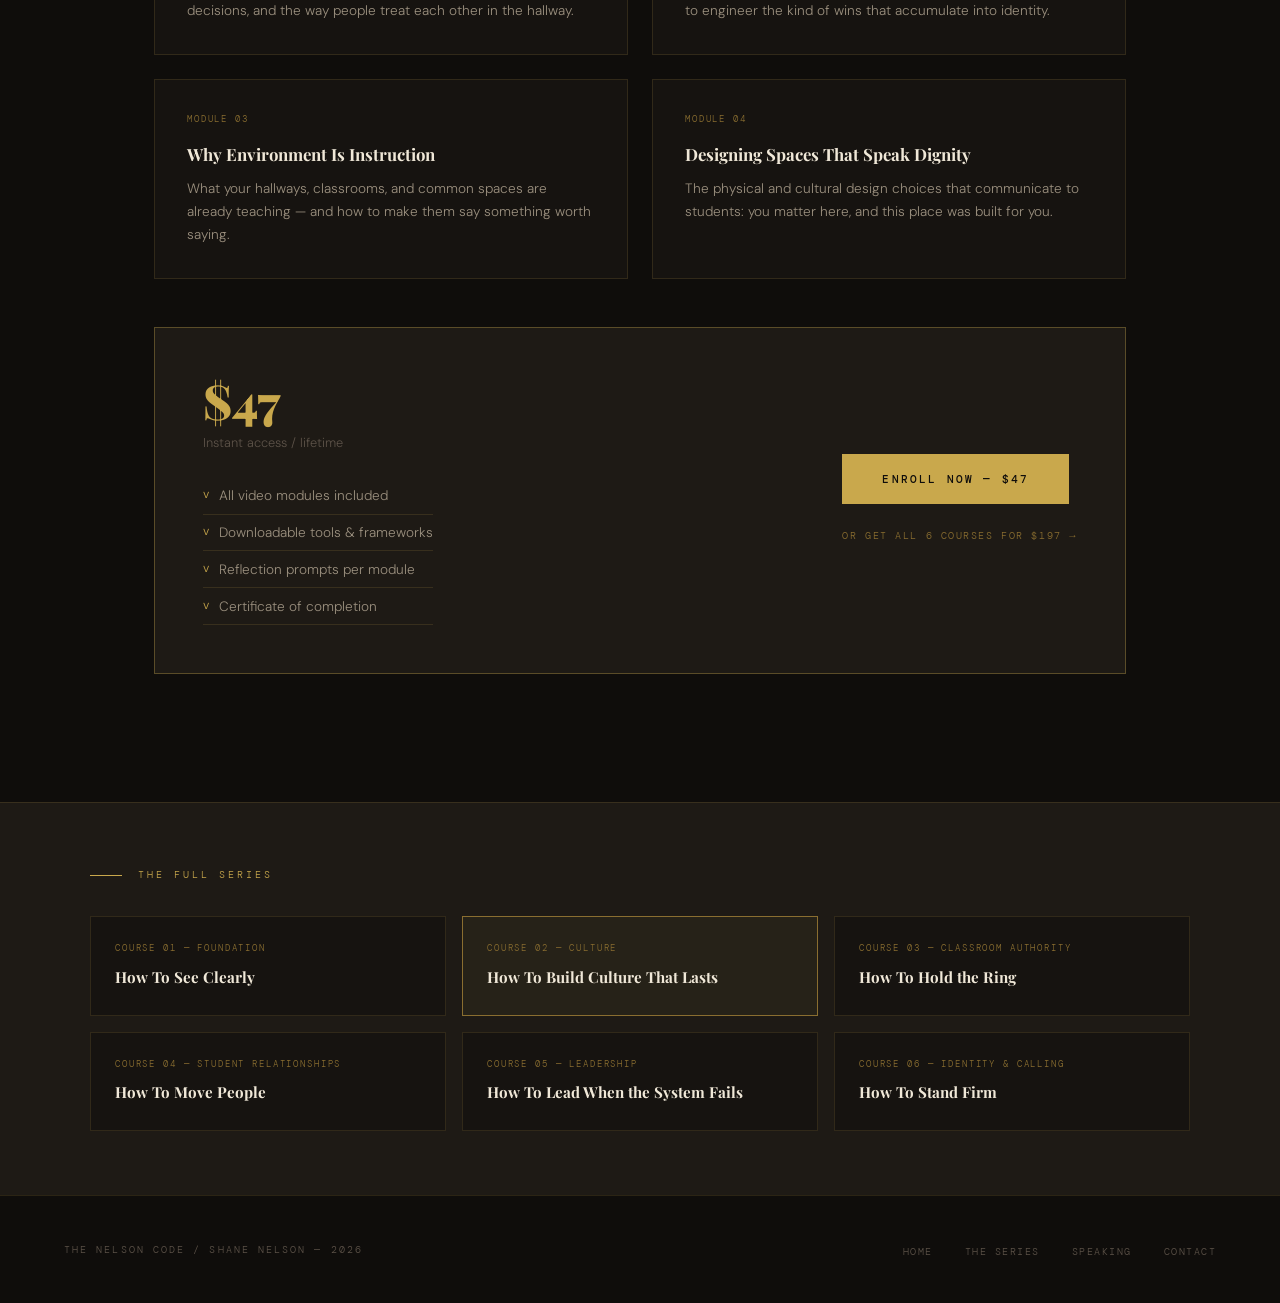
<file: how-to-build-culture.html>
<!DOCTYPE html>
<html lang="en">
<head>
<meta charset="UTF-8">
<meta name="viewport" content="width=device-width, initial-scale=1.0">
<title>How To Build Culture That Lasts — The Nelson Code</title>
<link href="https://fonts.googleapis.com/css2?family=Playfair+Display:ital,wght@0,400;0,700;0,900;1,400;1,700&family=DM+Sans:wght@300;400;500;600&family=DM+Mono:wght@400;500&display=swap" rel="stylesheet">
<style>
:root{--bg-deep:#0f0d0b;--bg-card:#161310;--bg-surface:#1e1a15;--gold:#c9a84c;--gold-light:#e8c96b;--gold-dim:#8a6e30;--cream:#f0e8d8;--cream-dim:#b8a98a;--text-primary:#ede8df;--text-secondary:#9a8f7e;--text-muted:#5c5248;--border:rgba(201,168,76,0.15);--border-strong:rgba(201,168,76,0.35)}
*{margin:0;padding:0;box-sizing:border-box}
body{background:var(--bg-deep);color:var(--text-primary);font-family:'DM Sans',sans-serif;font-weight:300;line-height:1.7;overflow-x:hidden}
nav{position:fixed;top:0;left:0;right:0;z-index:100;display:flex;justify-content:space-between;align-items:center;padding:1.2rem 2.5rem;background:rgba(15,13,11,0.92);backdrop-filter:blur(12px);border-bottom:1px solid var(--border)}
.nav-brand{font-family:'DM Mono',monospace;font-size:0.7rem;letter-spacing:0.25em;color:var(--gold);text-transform:uppercase;text-decoration:none}
.nav-links{display:flex;gap:2.5rem;list-style:none}
.nav-links a{font-size:0.72rem;letter-spacing:0.18em;text-transform:uppercase;color:var(--text-secondary);text-decoration:none;transition:color 0.2s}
.nav-links a:hover{color:var(--gold)}
.hero{padding:8rem 4rem 5rem;max-width:1100px;margin:0 auto}
.course-eyebrow{font-family:'DM Mono',monospace;font-size:0.62rem;letter-spacing:0.3em;color:var(--gold);text-transform:uppercase;margin-bottom:1.5rem;display:flex;align-items:center;gap:1rem}
.course-eyebrow::before{content:'';display:block;width:2rem;height:1px;background:var(--gold)}
.course-num{font-family:'DM Mono',monospace;font-size:0.6rem;letter-spacing:0.2em;color:var(--gold-dim);text-transform:uppercase;margin-bottom:0.5rem}
.course-tag{display:inline-block;font-family:'DM Mono',monospace;font-size:0.58rem;letter-spacing:0.15em;text-transform:uppercase;padding:0.3rem 0.8rem;background:rgba(201,168,76,0.1);color:var(--gold-dim);border:1px solid rgba(201,168,76,0.2);margin-bottom:1.5rem}
h1{font-family:'Playfair Display',serif;font-size:clamp(2.5rem,5vw,4.5rem);font-weight:900;line-height:1.05;color:var(--cream);margin-bottom:0.5rem}
h1 em{font-style:italic;color:var(--gold)}
.hero-sub{font-family:'Playfair Display',serif;font-size:clamp(1rem,2vw,1.4rem);font-style:italic;color:var(--cream-dim);margin-bottom:2rem}
.hero-body{font-size:1rem;color:var(--text-secondary);max-width:55ch;line-height:1.85;margin-bottom:3rem}
.btn-primary{display:inline-block;background:var(--gold);color:var(--bg-deep);font-family:'DM Mono',monospace;font-size:0.68rem;letter-spacing:0.2em;text-transform:uppercase;padding:1rem 2.5rem;text-decoration:none;font-weight:500;transition:background 0.2s,transform 0.15s}
.btn-primary:hover{background:var(--gold-light);transform:translateY(-1px)}
.btn-secondary{display:inline-block;border:1px solid var(--border-strong);color:var(--cream-dim);font-family:'DM Mono',monospace;font-size:0.68rem;letter-spacing:0.2em;text-transform:uppercase;padding:1rem 2.5rem;text-decoration:none;transition:border-color 0.2s,color 0.2s;margin-left:1rem}
.btn-secondary:hover{border-color:var(--gold);color:var(--gold)}
.divider{height:1px;background:var(--border);margin:5rem 4rem}
.content{padding:0 4rem 5rem;max-width:1100px;margin:0 auto}
.section-label{font-family:'DM Mono',monospace;font-size:0.62rem;letter-spacing:0.3em;color:var(--gold);text-transform:uppercase;margin-bottom:2rem;display:flex;align-items:center;gap:1rem}
.section-label::before{content:'';display:block;width:2rem;height:1px;background:var(--gold)}
h2{font-family:'Playfair Display',serif;font-size:clamp(1.8rem,3vw,2.5rem);font-weight:900;color:var(--cream);margin-bottom:1.5rem;line-height:1.15}
h2 em{font-style:italic;color:var(--gold)}
.body-text{font-size:1rem;color:var(--text-secondary);line-height:1.85;margin-bottom:1.5rem;max-width:65ch}
.modules-grid{display:grid;grid-template-columns:1fr 1fr;gap:1.5rem;margin-top:2.5rem}
.module-card{background:var(--bg-card);border:1px solid var(--border);padding:2rem}
.module-num{font-family:'DM Mono',monospace;font-size:0.58rem;letter-spacing:0.2em;color:var(--gold-dim);text-transform:uppercase;margin-bottom:0.75rem}
.module-title{font-family:'Playfair Display',serif;font-size:1.05rem;font-weight:700;color:var(--cream);margin-bottom:0.5rem}
.module-desc{font-size:0.85rem;color:var(--text-secondary);line-height:1.7}
.pull-quote{font-family:'Playfair Display',serif;font-size:1.3rem;font-style:italic;color:var(--cream-dim);border-left:3px solid var(--gold);padding-left:1.8rem;margin:3rem 0;line-height:1.5;max-width:60ch}
.pricing-block{background:var(--bg-surface);border:1px solid var(--border-strong);padding:3rem;margin:3rem 0;display:flex;justify-content:space-between;align-items:center;gap:2rem;flex-wrap:wrap}
.pricing-price{font-family:'Playfair Display',serif;font-size:3rem;font-weight:900;color:var(--gold);line-height:1}
.pricing-note{font-size:0.8rem;color:var(--text-muted);margin-top:0.5rem}
.pricing-features{list-style:none;margin-top:1.5rem}
.pricing-features li{font-size:0.85rem;color:var(--text-secondary);padding:0.4rem 0;border-bottom:1px solid var(--border);display:flex;gap:0.6rem}
.pricing-features li::before{content:'v';color:var(--gold);font-size:0.75rem}
.series-nav{padding:4rem;background:var(--bg-surface);border-top:1px solid var(--border)}
.series-nav-inner{max-width:1100px;margin:0 auto}
.series-nav-grid{display:grid;grid-template-columns:repeat(3,1fr);gap:1rem;margin-top:2rem}
.series-nav-card{background:var(--bg-card);border:1px solid var(--border);padding:1.5rem;text-decoration:none;transition:border-color 0.2s;display:block}
.series-nav-card:hover{border-color:var(--gold-dim)}
.series-nav-card.active{border-color:var(--gold-dim);background:rgba(201,168,76,0.05)}
.series-nav-num{font-family:'DM Mono',monospace;font-size:0.58rem;letter-spacing:0.2em;color:var(--gold-dim);text-transform:uppercase;margin-bottom:0.5rem;display:block}
.series-nav-title{font-family:'Playfair Display',serif;font-size:0.95rem;font-weight:700;color:var(--cream)}
footer{background:var(--bg-deep);border-top:1px solid var(--border);padding:2.5rem 4rem;display:flex;justify-content:space-between;align-items:center}
.footer-brand{font-family:'DM Mono',monospace;font-size:0.65rem;letter-spacing:0.2em;color:var(--text-muted);text-transform:uppercase}
.footer-links{display:flex;gap:2rem;list-style:none}
.footer-links a{font-family:'DM Mono',monospace;font-size:0.62rem;letter-spacing:0.15em;text-transform:uppercase;color:var(--text-muted);text-decoration:none;transition:color 0.2s}
.footer-links a:hover{color:var(--gold)}
@media(max-width:768px){.hero,.content{padding:7rem 1.5rem 3rem}.modules-grid{grid-template-columns:1fr}.series-nav{padding:3rem 1.5rem}.pricing-block{flex-direction:column}.series-nav-grid{grid-template-columns:1fr 1fr}.footer{padding:2rem 1.5rem;flex-direction:column;gap:1rem;text-align:center}}
</style>
</head>
<body>
<nav>
  <a href="https://thenelsoncode.com" class="nav-brand">Shane Nelson / The Nelson Code</a>
  <ul class="nav-links">
    <li><a href="/how-to-series">The Series</a></li>
    <li><a href="/how-to-series#pricing">Enroll</a></li>
    <li><a href="https://thenelsoncode.com/#speaking">Speaking</a></li>
    <li><a href="https://thenelsoncode.com/#books">Books</a></li>
  </ul>
</nav>

<section class="hero">
  <div class="course-eyebrow">The Nelson Code — Digital Series</div>
  <div class="course-num">Course 02 / The Nelson Code</div>
  <div class="course-tag">Culture</div>
  <h1><em>How To</em><br>Build Culture<br>That Lasts</h1>
  <p class="hero-sub">Culture Is a Decision, Not an Accident</p>
  <p class="hero-body">A school's culture should outlast any single person in it. This course shows you how to build something durable — where the motto is infrastructure, not decoration, and every small win becomes evidence of what is possible.</p>
  <a href="https://payhip.com/b/XBgGu" class="btn-primary">Enroll in This Course — $47</a>
  <a href="/how-to-series" class="btn-secondary">Browse the Full Series</a>
</section>

<div class="divider"></div>

<section class="content">
  <div class="section-label">What You'll Learn</div>
  <h2>Culture is built decision by decision,<br><em>in the moments no one is watching.</em></h2>
  <p class="body-text">Most campuses inherit their culture from whoever walked the hallways before them. This course is for leaders who refuse to settle for inherited dysfunction — who are willing to be intentional about what their school communicates, even when it's hard.</p>
  <p class="body-text">Shane draws from his experience as a founding principal to show you how culture is built from the ground up — through the environment, the language, the small victories that become the engine of self-belief.</p>

  <div class="pull-quote">"You cannot build a culture of dignity unless you model dignity first. Everything else is decoration."</div>

  <div class="modules-grid">
    <div class="module-card">
      <div class="module-num">Module 01</div>
      <div class="module-title">The Motto as Infrastructure, Not Decoration</div>
      <p class="module-desc">How a motto becomes real — embedded in daily language, decisions, and the way people treat each other in the hallway.</p>
    </div>
    <div class="module-card">
      <div class="module-num">Module 02</div>
      <div class="module-title">Small Wins as the Engine of Self-Belief</div>
      <p class="module-desc">Why small victories matter more than big speeches — and how to engineer the kind of wins that accumulate into identity.</p>
    </div>
    <div class="module-card">
      <div class="module-num">Module 03</div>
      <div class="module-title">Why Environment Is Instruction</div>
      <p class="module-desc">What your hallways, classrooms, and common spaces are already teaching — and how to make them say something worth saying.</p>
    </div>
    <div class="module-card">
      <div class="module-num">Module 04</div>
      <div class="module-title">Designing Spaces That Speak Dignity</div>
      <p class="module-desc">The physical and cultural design choices that communicate to students: you matter here, and this place was built for you.</p>
    </div>
  </div>

  <div class="pricing-block">
    <div class="pricing-info">
      <div class="pricing-price">$47</div>
      <div class="pricing-note">Instant access / lifetime</div>
      <ul class="pricing-features">
        <li>All video modules included</li>
        <li>Downloadable tools &amp; frameworks</li>
        <li>Reflection prompts per module</li>
        <li>Certificate of completion</li>
      </ul>
    </div>
    <div>
      <a href="https://payhip.com/b/XBgGu" class="btn-primary">Enroll Now — $47</a>
      <div style="margin-top:1rem;text-align:center"><a href="/how-to-series#pricing" style="font-family:'DM Mono',monospace;font-size:0.65rem;letter-spacing:0.15em;text-transform:uppercase;color:var(--gold-dim);text-decoration:none">Or get all 6 courses for $197 →</a></div>
    </div>
  </div>
</section>

<section class="series-nav">
  <div class="series-nav-inner">
    <div class="section-label">The Full Series</div>
    <div class="series-nav-grid">
      <a href="/how-to-see-clearly" class="series-nav-card">
        <span class="series-nav-num">Course 01 — Foundation</span>
        <div class="series-nav-title">How To See Clearly</div>
      </a>
      <a href="/how-to-build-culture" class="series-nav-card active">
        <span class="series-nav-num">Course 02 — Culture</span>
        <div class="series-nav-title">How To Build Culture That Lasts</div>
      </a>
      <a href="/how-to-hold-the-ring" class="series-nav-card">
        <span class="series-nav-num">Course 03 — Classroom Authority</span>
        <div class="series-nav-title">How To Hold the Ring</div>
      </a>
      <a href="/how-to-move-people" class="series-nav-card">
        <span class="series-nav-num">Course 04 — Student Relationships</span>
        <div class="series-nav-title">How To Move People</div>
      </a>
      <a href="/how-to-lead-when-the-system-fails" class="series-nav-card">
        <span class="series-nav-num">Course 05 — Leadership</span>
        <div class="series-nav-title">How To Lead When the System Fails</div>
      </a>
      <a href="/how-to-stand-firm" class="series-nav-card">
        <span class="series-nav-num">Course 06 — Identity &amp; Calling</span>
        <div class="series-nav-title">How To Stand Firm</div>
      </a>
    </div>
  </div>
</section>

<footer>
  <span class="footer-brand">The Nelson Code / Shane Nelson — 2026</span>
  <ul class="footer-links">
    <li><a href="https://thenelsoncode.com">Home</a></li>
    <li><a href="/how-to-series">The Series</a></li>
    <li><a href="https://thenelsoncode.com/#speaking">Speaking</a></li>
    <li><a href="mailto:shane@thenelsoncode.com">Contact</a></li>
  </ul>
</footer>
</body>
</html>
</file>
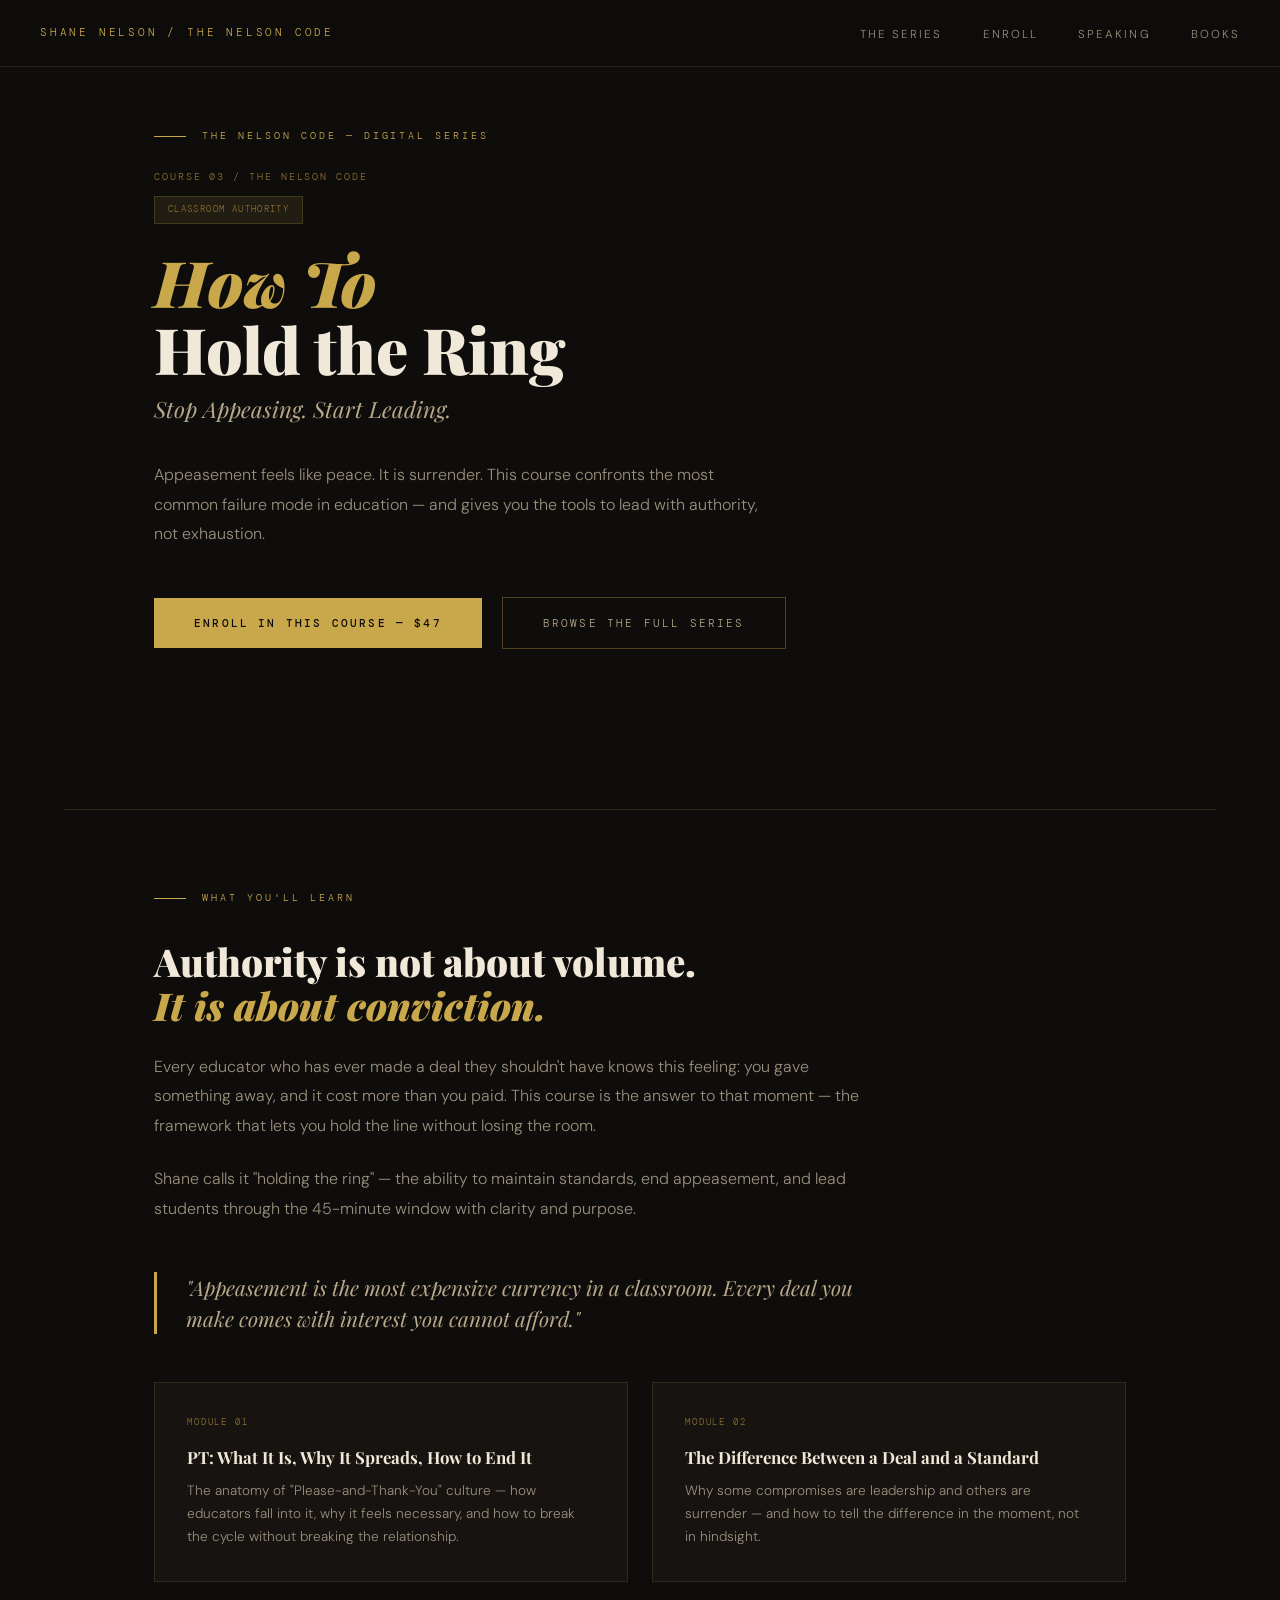
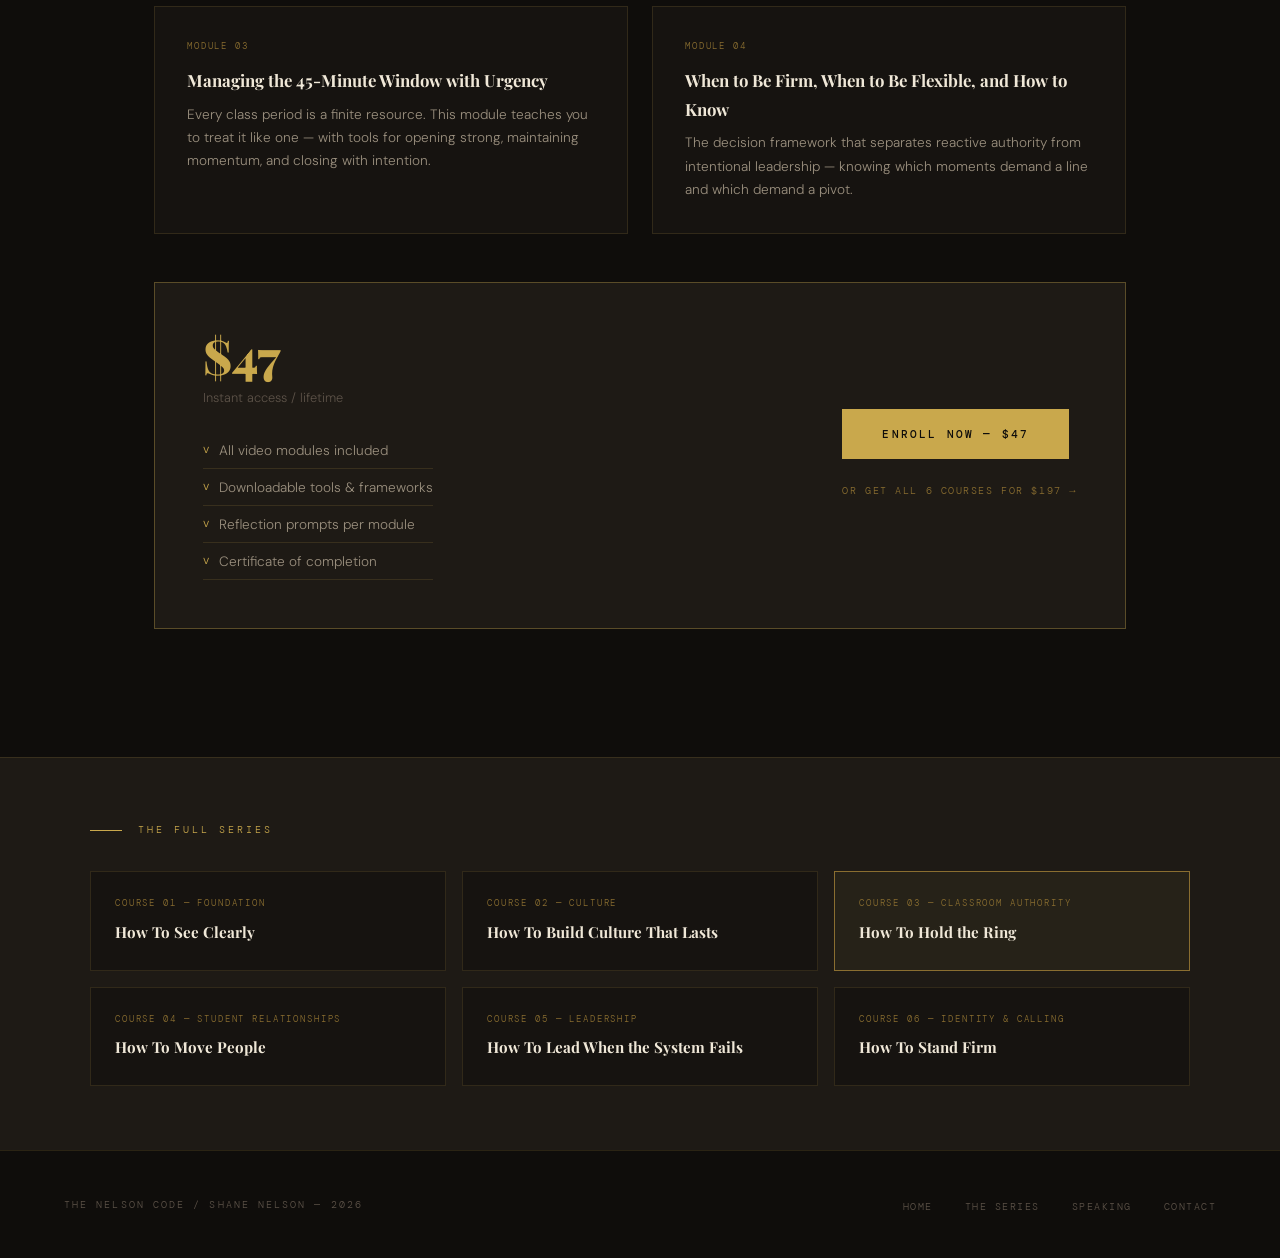
<file: how-to-hold-the-ring.html>
<!DOCTYPE html>
<html lang="en">
<head>
<meta charset="UTF-8">
<meta name="viewport" content="width=device-width, initial-scale=1.0">
<title>How To Hold the Ring — The Nelson Code</title>
<link href="https://fonts.googleapis.com/css2?family=Playfair+Display:ital,wght@0,400;0,700;0,900;1,400;1,700&family=DM+Sans:wght@300;400;500;600&family=DM+Mono:wght@400;500&display=swap" rel="stylesheet">
<style>:root{--bg-deep:#0f0d0b;--bg-card:#161310;--bg-surface:#1e1a15;--gold:#c9a84c;--gold-light:#e8c96b;--gold-dim:#8a6e30;--cream:#f0e8d8;--cream-dim:#b8a98a;--text-primary:#ede8df;--text-secondary:#9a8f7e;--text-muted:#5c5248;--border:rgba(201,168,76,0.15);--border-strong:rgba(201,168,76,0.35)}
*{margin:0;padding:0;box-sizing:border-box}
body{background:var(--bg-deep);color:var(--text-primary);font-family:'DM Sans',sans-serif;font-weight:300;line-height:1.7;overflow-x:hidden}
nav{position:fixed;top:0;left:0;right:0;z-index:100;display:flex;justify-content:space-between;align-items:center;padding:1.2rem 2.5rem;background:rgba(15,13,11,0.92);backdrop-filter:blur(12px);border-bottom:1px solid var(--border)}
.nav-brand{font-family:'DM Mono',monospace;font-size:0.7rem;letter-spacing:0.25em;color:var(--gold);text-transform:uppercase;text-decoration:none}
.nav-links{display:flex;gap:2.5rem;list-style:none}
.nav-links a{font-size:0.72rem;letter-spacing:0.18em;text-transform:uppercase;color:var(--text-secondary);text-decoration:none;transition:color 0.2s}
.nav-links a:hover{color:var(--gold)}
.hero{padding:8rem 4rem 5rem;max-width:1100px;margin:0 auto}
.course-eyebrow{font-family:'DM Mono',monospace;font-size:0.62rem;letter-spacing:0.3em;color:var(--gold);text-transform:uppercase;margin-bottom:1.5rem;display:flex;align-items:center;gap:1rem}
.course-eyebrow::before{content:'';display:block;width:2rem;height:1px;background:var(--gold)}
.course-num{font-family:'DM Mono',monospace;font-size:0.6rem;letter-spacing:0.2em;color:var(--gold-dim);text-transform:uppercase;margin-bottom:0.5rem}
.course-tag{display:inline-block;font-family:'DM Mono',monospace;font-size:0.58rem;letter-spacing:0.15em;text-transform:uppercase;padding:0.3rem 0.8rem;background:rgba(201,168,76,0.1);color:var(--gold-dim);border:1px solid rgba(201,168,76,0.2);margin-bottom:1.5rem}
h1{font-family:'Playfair Display',serif;font-size:clamp(2.5rem,5vw,4.5rem);font-weight:900;line-height:1.05;color:var(--cream);margin-bottom:0.5rem}
h1 em{font-style:italic;color:var(--gold)}
.hero-sub{font-family:'Playfair Display',serif;font-size:clamp(1rem,2vw,1.4rem);font-style:italic;color:var(--cream-dim);margin-bottom:2rem}
.hero-body{font-size:1rem;color:var(--text-secondary);max-width:55ch;line-height:1.85;margin-bottom:3rem}
.btn-primary{display:inline-block;background:var(--gold);color:var(--bg-deep);font-family:'DM Mono',monospace;font-size:0.68rem;letter-spacing:0.2em;text-transform:uppercase;padding:1rem 2.5rem;text-decoration:none;font-weight:500;transition:background 0.2s,transform 0.15s}
.btn-primary:hover{background:var(--gold-light);transform:translateY(-1px)}
.btn-secondary{display:inline-block;border:1px solid var(--border-strong);color:var(--cream-dim);font-family:'DM Mono',monospace;font-size:0.68rem;letter-spacing:0.2em;text-transform:uppercase;padding:1rem 2.5rem;text-decoration:none;transition:border-color 0.2s,color 0.2s;margin-left:1rem}
.btn-secondary:hover{border-color:var(--gold);color:var(--gold)}
.divider{height:1px;background:var(--border);margin:5rem 4rem}
.content{padding:0 4rem 5rem;max-width:1100px;margin:0 auto}
.section-label{font-family:'DM Mono',monospace;font-size:0.62rem;letter-spacing:0.3em;color:var(--gold);text-transform:uppercase;margin-bottom:2rem;display:flex;align-items:center;gap:1rem}
.section-label::before{content:'';display:block;width:2rem;height:1px;background:var(--gold)}
h2{font-family:'Playfair Display',serif;font-size:clamp(1.8rem,3vw,2.5rem);font-weight:900;color:var(--cream);margin-bottom:1.5rem;line-height:1.15}
h2 em{font-style:italic;color:var(--gold)}
.body-text{font-size:1rem;color:var(--text-secondary);line-height:1.85;margin-bottom:1.5rem;max-width:65ch}
.modules-grid{display:grid;grid-template-columns:1fr 1fr;gap:1.5rem;margin-top:2.5rem}
.module-card{background:var(--bg-card);border:1px solid var(--border);padding:2rem}
.module-num{font-family:'DM Mono',monospace;font-size:0.58rem;letter-spacing:0.2em;color:var(--gold-dim);text-transform:uppercase;margin-bottom:0.75rem}
.module-title{font-family:'Playfair Display',serif;font-size:1.05rem;font-weight:700;color:var(--cream);margin-bottom:0.5rem}
.module-desc{font-size:0.85rem;color:var(--text-secondary);line-height:1.7}
.pull-quote{font-family:'Playfair Display',serif;font-size:1.3rem;font-style:italic;color:var(--cream-dim);border-left:3px solid var(--gold);padding-left:1.8rem;margin:3rem 0;line-height:1.5;max-width:60ch}
.pricing-block{background:var(--bg-surface);border:1px solid var(--border-strong);padding:3rem;margin:3rem 0;display:flex;justify-content:space-between;align-items:center;gap:2rem;flex-wrap:wrap}
.pricing-price{font-family:'Playfair Display',serif;font-size:3rem;font-weight:900;color:var(--gold);line-height:1}
.pricing-note{font-size:0.8rem;color:var(--text-muted);margin-top:0.5rem}
.pricing-features{list-style:none;margin-top:1.5rem}
.pricing-features li{font-size:0.85rem;color:var(--text-secondary);padding:0.4rem 0;border-bottom:1px solid var(--border);display:flex;gap:0.6rem}
.pricing-features li::before{content:'v';color:var(--gold);font-size:0.75rem}
.series-nav{padding:4rem;background:var(--bg-surface);border-top:1px solid var(--border)}
.series-nav-inner{max-width:1100px;margin:0 auto}
.series-nav-grid{display:grid;grid-template-columns:repeat(3,1fr);gap:1rem;margin-top:2rem}
.series-nav-card{background:var(--bg-card);border:1px solid var(--border);padding:1.5rem;text-decoration:none;transition:border-color 0.2s;display:block}
.series-nav-card:hover{border-color:var(--gold-dim)}
.series-nav-card.active{border-color:var(--gold-dim);background:rgba(201,168,76,0.05)}
.series-nav-num{font-family:'DM Mono',monospace;font-size:0.58rem;letter-spacing:0.2em;color:var(--gold-dim);text-transform:uppercase;margin-bottom:0.5rem;display:block}
.series-nav-title{font-family:'Playfair Display',serif;font-size:0.95rem;font-weight:700;color:var(--cream)}
footer{background:var(--bg-deep);border-top:1px solid var(--border);padding:2.5rem 4rem;display:flex;justify-content:space-between;align-items:center}
.footer-brand{font-family:'DM Mono',monospace;font-size:0.65rem;letter-spacing:0.2em;color:var(--text-muted);text-transform:uppercase}
.footer-links{display:flex;gap:2rem;list-style:none}
.footer-links a{font-family:'DM Mono',monospace;font-size:0.62rem;letter-spacing:0.15em;text-transform:uppercase;color:var(--text-muted);text-decoration:none;transition:color 0.2s}
.footer-links a:hover{color:var(--gold)}
@media(max-width:768px){.hero,.content{padding:7rem 1.5rem 3rem}.modules-grid{grid-template-columns:1fr}.series-nav{padding:3rem 1.5rem}.pricing-block{flex-direction:column}.series-nav-grid{grid-template-columns:1fr 1fr}.footer{padding:2rem 1.5rem;flex-direction:column;gap:1rem;text-align:center}}</style>
</head>
<body>
<nav>
  <a href="https://thenelsoncode.com" class="nav-brand">Shane Nelson / The Nelson Code</a>
  <ul class="nav-links">
    <li><a href="/how-to-series">The Series</a></li>
    <li><a href="/how-to-series#pricing">Enroll</a></li>
    <li><a href="https://thenelsoncode.com/#speaking">Speaking</a></li>
    <li><a href="https://thenelsoncode.com/#books">Books</a></li>
  </ul>
</nav>
<section class="hero">
  <div class="course-eyebrow">The Nelson Code — Digital Series</div>
  <div class="course-num">Course 03 / The Nelson Code</div>
  <div class="course-tag">Classroom Authority</div>
  <h1><em>How To</em><br>Hold the Ring</h1>
  <p class="hero-sub">Stop Appeasing. Start Leading.</p>
  <p class="hero-body">Appeasement feels like peace. It is surrender. This course confronts the most common failure mode in education — and gives you the tools to lead with authority, not exhaustion.</p>
  <a href="https://payhip.com/b/5mjxM" class="btn-primary">Enroll in This Course — $47</a>
  <a href="/how-to-series" class="btn-secondary">Browse the Full Series</a>
</section>
<div class="divider"></div>
<section class="content">
  <div class="section-label">What You'll Learn</div>
  <h2>Authority is not about volume.<br><em>It is about conviction.</em></h2>
  <p class="body-text">Every educator who has ever made a deal they shouldn't have knows this feeling: you gave something away, and it cost more than you paid. This course is the answer to that moment — the framework that lets you hold the line without losing the room.</p>
  <p class="body-text">Shane calls it "holding the ring" — the ability to maintain standards, end appeasement, and lead students through the 45-minute window with clarity and purpose.</p>
  <div class="pull-quote">"Appeasement is the most expensive currency in a classroom. Every deal you make comes with interest you cannot afford."</div>
  <div class="modules-grid">
    <div class="module-card">
      <div class="module-num">Module 01</div>
      <div class="module-title">PT: What It Is, Why It Spreads, How to End It</div>
      <p class="module-desc">The anatomy of "Please-and-Thank-You" culture — how educators fall into it, why it feels necessary, and how to break the cycle without breaking the relationship.</p>
    </div>
    <div class="module-card">
      <div class="module-num">Module 02</div>
      <div class="module-title">The Difference Between a Deal and a Standard</div>
      <p class="module-desc">Why some compromises are leadership and others are surrender — and how to tell the difference in the moment, not in hindsight.</p>
    </div>
    <div class="module-card">
      <div class="module-num">Module 03</div>
      <div class="module-title">Managing the 45-Minute Window with Urgency</div>
      <p class="module-desc">Every class period is a finite resource. This module teaches you to treat it like one — with tools for opening strong, maintaining momentum, and closing with intention.</p>
    </div>
    <div class="module-card">
      <div class="module-num">Module 04</div>
      <div class="module-title">When to Be Firm, When to Be Flexible, and How to Know</div>
      <p class="module-desc">The decision framework that separates reactive authority from intentional leadership — knowing which moments demand a line and which demand a pivot.</p>
    </div>
  </div>
  <div class="pricing-block">
    <div class="pricing-info">
      <div class="pricing-price">$47</div>
      <div class="pricing-note">Instant access / lifetime</div>
      <ul class="pricing-features">
        <li>All video modules included</li>
        <li>Downloadable tools &amp; frameworks</li>
        <li>Reflection prompts per module</li>
        <li>Certificate of completion</li>
      </ul>
    </div>
    <div>
      <a href="https://payhip.com/b/5mjxM" class="btn-primary">Enroll Now — $47</a>
      <div style="margin-top:1rem;text-align:center"><a href="/how-to-series#pricing" style="font-family:'DM Mono',monospace;font-size:0.65rem;letter-spacing:0.15em;text-transform:uppercase;color:var(--gold-dim);text-decoration:none">Or get all 6 courses for $197 →</a></div>
    </div>
  </div>
</section>
<section class="series-nav">
  <div class="series-nav-inner">
    <div class="section-label">The Full Series</div>
    <div class="series-nav-grid">
      <a href="/how-to-see-clearly" class="series-nav-card">
        <span class="series-nav-num">Course 01 — Foundation</span>
        <div class="series-nav-title">How To See Clearly</div>
      </a>
      <a href="/how-to-build-culture" class="series-nav-card">
        <span class="series-nav-num">Course 02 — Culture</span>
        <div class="series-nav-title">How To Build Culture That Lasts</div>
      </a>
      <a href="/how-to-hold-the-ring" class="series-nav-card active">
        <span class="series-nav-num">Course 03 — Classroom Authority</span>
        <div class="series-nav-title">How To Hold the Ring</div>
      </a>
      <a href="/how-to-move-people" class="series-nav-card">
        <span class="series-nav-num">Course 04 — Student Relationships</span>
        <div class="series-nav-title">How To Move People</div>
      </a>
      <a href="/how-to-lead-when-the-system-fails" class="series-nav-card">
        <span class="series-nav-num">Course 05 — Leadership</span>
        <div class="series-nav-title">How To Lead When the System Fails</div>
      </a>
      <a href="/how-to-stand-firm" class="series-nav-card">
        <span class="series-nav-num">Course 06 — Identity &amp; Calling</span>
        <div class="series-nav-title">How To Stand Firm</div>
      </a>
    </div>
  </div>
</section>
<footer>
  <span class="footer-brand">The Nelson Code / Shane Nelson — 2026</span>
  <ul class="footer-links">
    <li><a href="https://thenelsoncode.com">Home</a></li>
    <li><a href="/how-to-series">The Series</a></li>
    <li><a href="https://thenelsoncode.com/#speaking">Speaking</a></li>
    <li><a href="mailto:shane@thenelsoncode.com">Contact</a></li>
  </ul>
</footer>
</body>
</html>
</file>
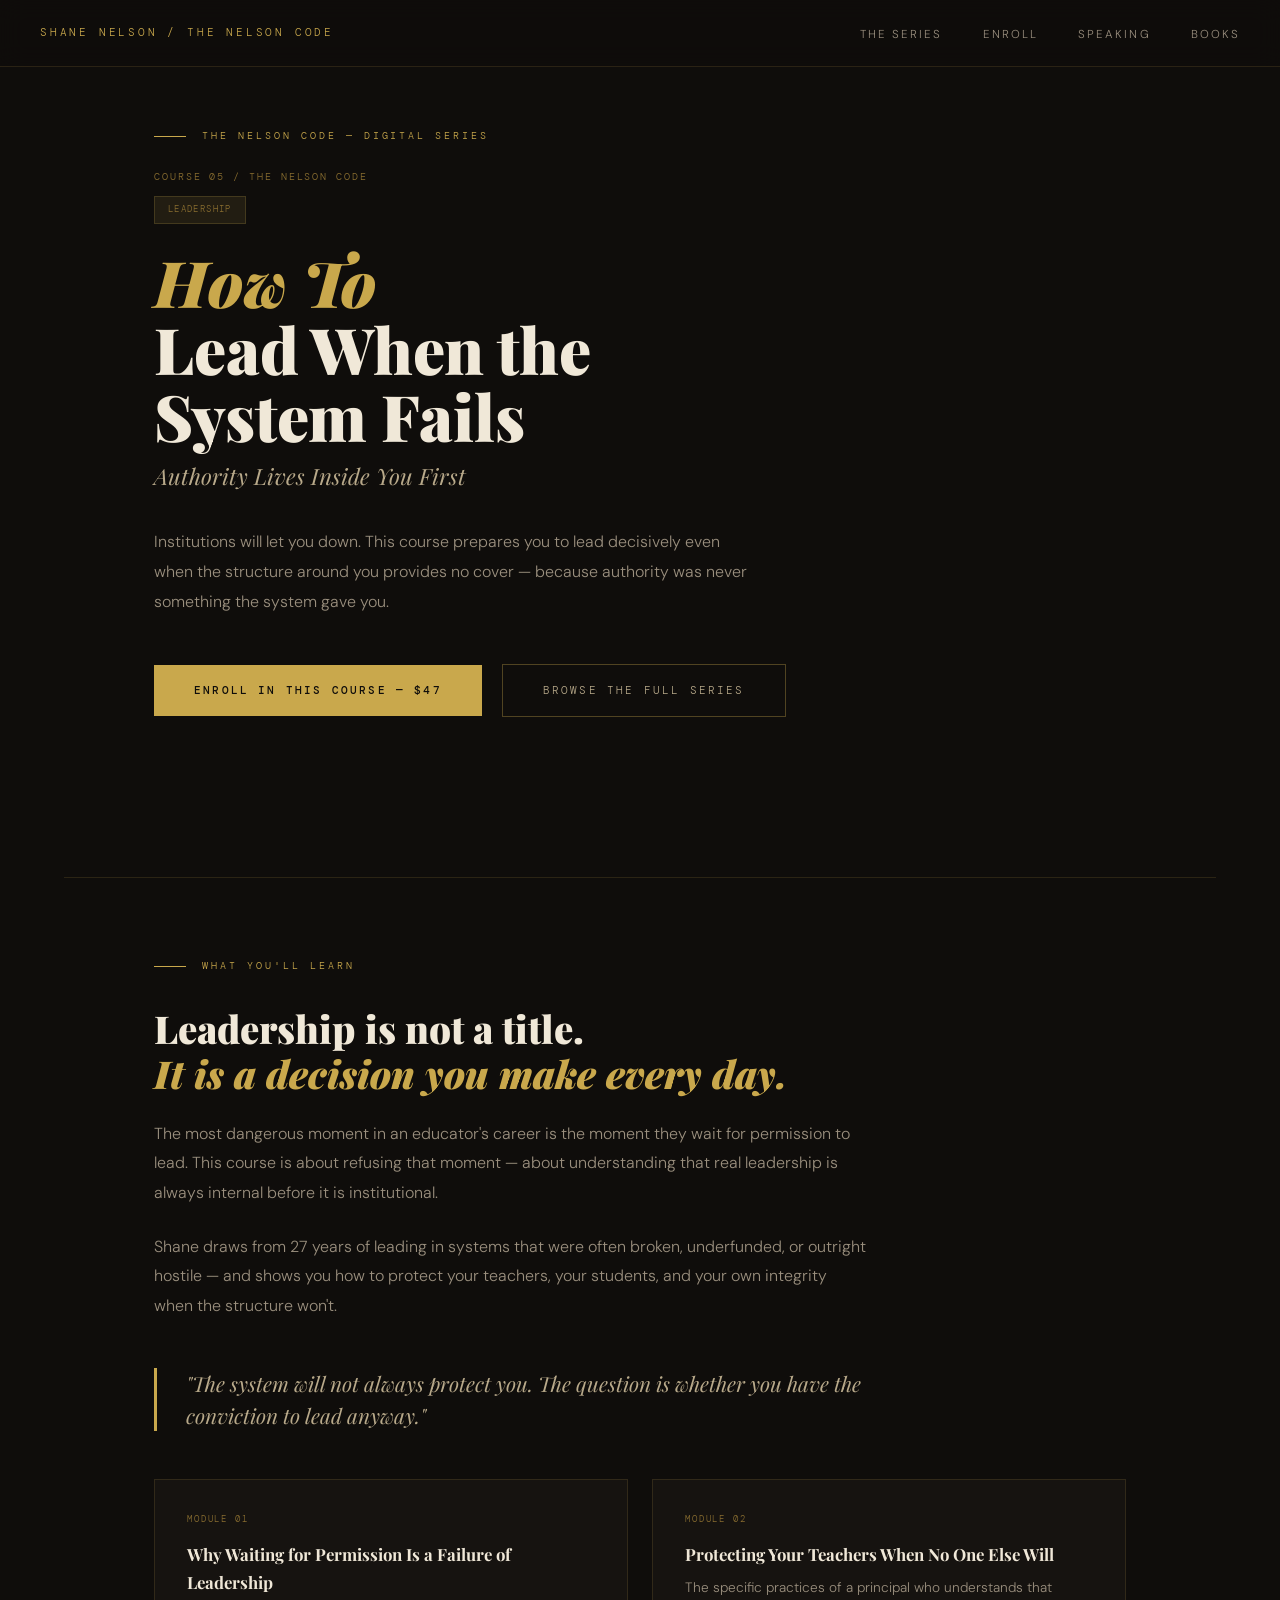
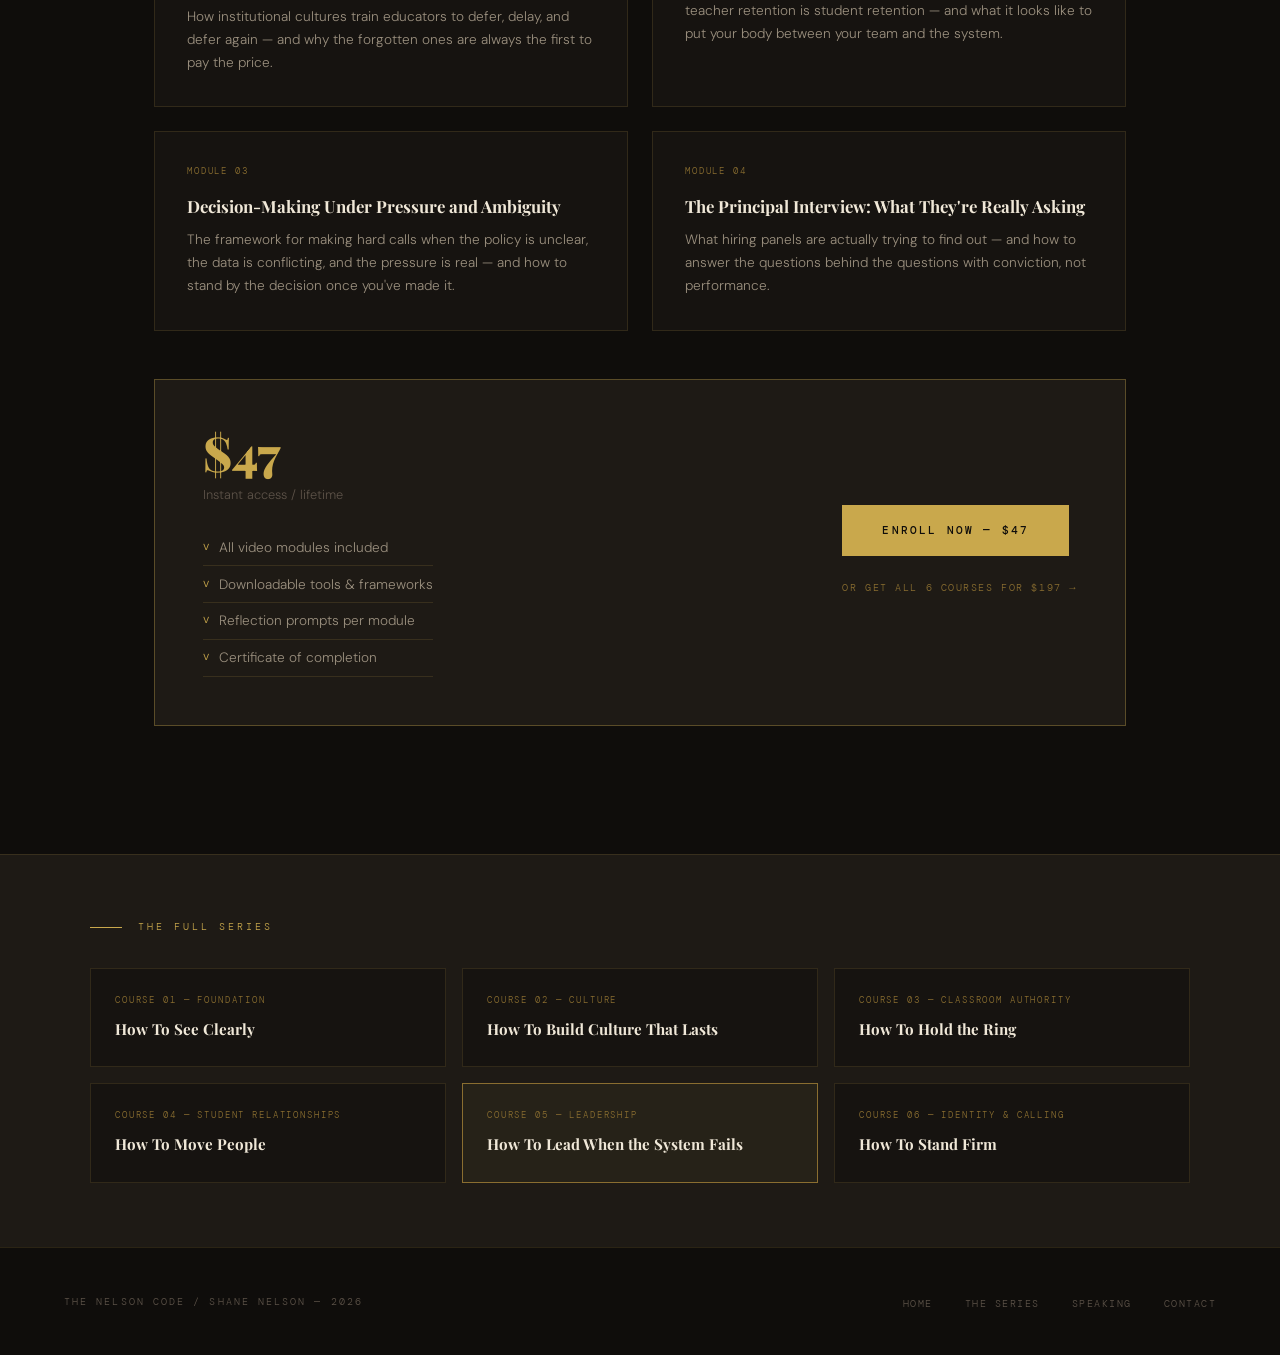
<file: how-to-lead-when-the-system-fails.html>
<!DOCTYPE html>
<html lang="en">
<head>
<meta charset="UTF-8">
<meta name="viewport" content="width=device-width, initial-scale=1.0">
<title>How To Lead When the System Fails — The Nelson Code</title>
<link href="https://fonts.googleapis.com/css2?family=Playfair+Display:ital,wght@0,400;0,700;0,900;1,400;1,700&family=DM+Sans:wght@300;400;500;600&family=DM+Mono:wght@400;500&display=swap" rel="stylesheet">
<style>:root{--bg-deep:#0f0d0b;--bg-card:#161310;--bg-surface:#1e1a15;--gold:#c9a84c;--gold-light:#e8c96b;--gold-dim:#8a6e30;--cream:#f0e8d8;--cream-dim:#b8a98a;--text-primary:#ede8df;--text-secondary:#9a8f7e;--text-muted:#5c5248;--border:rgba(201,168,76,0.15);--border-strong:rgba(201,168,76,0.35)}*{margin:0;padding:0;box-sizing:border-box}body{background:var(--bg-deep);color:var(--text-primary);font-family:'DM Sans',sans-serif;font-weight:300;line-height:1.7;overflow-x:hidden}nav{position:fixed;top:0;left:0;right:0;z-index:100;display:flex;justify-content:space-between;align-items:center;padding:1.2rem 2.5rem;background:rgba(15,13,11,0.92);backdrop-filter:blur(12px);border-bottom:1px solid var(--border)}.nav-brand{font-family:'DM Mono',monospace;font-size:0.7rem;letter-spacing:0.25em;color:var(--gold);text-transform:uppercase;text-decoration:none}.nav-links{display:flex;gap:2.5rem;list-style:none}.nav-links a{font-size:0.72rem;letter-spacing:0.18em;text-transform:uppercase;color:var(--text-secondary);text-decoration:none;transition:color 0.2s}.nav-links a:hover{color:var(--gold)}.hero{padding:8rem 4rem 5rem;max-width:1100px;margin:0 auto}.course-eyebrow{font-family:'DM Mono',monospace;font-size:0.62rem;letter-spacing:0.3em;color:var(--gold);text-transform:uppercase;margin-bottom:1.5rem;display:flex;align-items:center;gap:1rem}.course-eyebrow::before{content:'';display:block;width:2rem;height:1px;background:var(--gold)}.course-num{font-family:'DM Mono',monospace;font-size:0.6rem;letter-spacing:0.2em;color:var(--gold-dim);text-transform:uppercase;margin-bottom:0.5rem}.course-tag{display:inline-block;font-family:'DM Mono',monospace;font-size:0.58rem;letter-spacing:0.15em;text-transform:uppercase;padding:0.3rem 0.8rem;background:rgba(201,168,76,0.1);color:var(--gold-dim);border:1px solid rgba(201,168,76,0.2);margin-bottom:1.5rem}h1{font-family:'Playfair Display',serif;font-size:clamp(2.5rem,5vw,4.5rem);font-weight:900;line-height:1.05;color:var(--cream);margin-bottom:0.5rem}h1 em{font-style:italic;color:var(--gold)}.hero-sub{font-family:'Playfair Display',serif;font-size:clamp(1rem,2vw,1.4rem);font-style:italic;color:var(--cream-dim);margin-bottom:2rem}.hero-body{font-size:1rem;color:var(--text-secondary);max-width:55ch;line-height:1.85;margin-bottom:3rem}.btn-primary{display:inline-block;background:var(--gold);color:var(--bg-deep);font-family:'DM Mono',monospace;font-size:0.68rem;letter-spacing:0.2em;text-transform:uppercase;padding:1rem 2.5rem;text-decoration:none;font-weight:500;transition:background 0.2s,transform 0.15s}.btn-primary:hover{background:var(--gold-light);transform:translateY(-1px)}.btn-secondary{display:inline-block;border:1px solid var(--border-strong);color:var(--cream-dim);font-family:'DM Mono',monospace;font-size:0.68rem;letter-spacing:0.2em;text-transform:uppercase;padding:1rem 2.5rem;text-decoration:none;transition:border-color 0.2s,color 0.2s;margin-left:1rem}.btn-secondary:hover{border-color:var(--gold);color:var(--gold)}.divider{height:1px;background:var(--border);margin:5rem 4rem}.content{padding:0 4rem 5rem;max-width:1100px;margin:0 auto}.section-label{font-family:'DM Mono',monospace;font-size:0.62rem;letter-spacing:0.3em;color:var(--gold);text-transform:uppercase;margin-bottom:2rem;display:flex;align-items:center;gap:1rem}.section-label::before{content:'';display:block;width:2rem;height:1px;background:var(--gold)}h2{font-family:'Playfair Display',serif;font-size:clamp(1.8rem,3vw,2.5rem);font-weight:900;color:var(--cream);margin-bottom:1.5rem;line-height:1.15}h2 em{font-style:italic;color:var(--gold)}.body-text{font-size:1rem;color:var(--text-secondary);line-height:1.85;margin-bottom:1.5rem;max-width:65ch}.modules-grid{display:grid;grid-template-columns:1fr 1fr;gap:1.5rem;margin-top:2.5rem}.module-card{background:var(--bg-card);border:1px solid var(--border);padding:2rem}.module-num{font-family:'DM Mono',monospace;font-size:0.58rem;letter-spacing:0.2em;color:var(--gold-dim);text-transform:uppercase;margin-bottom:0.75rem}.module-title{font-family:'Playfair Display',serif;font-size:1.05rem;font-weight:700;color:var(--cream);margin-bottom:0.5rem}.module-desc{font-size:0.85rem;color:var(--text-secondary);line-height:1.7}.pull-quote{font-family:'Playfair Display',serif;font-size:1.3rem;font-style:italic;color:var(--cream-dim);border-left:3px solid var(--gold);padding-left:1.8rem;margin:3rem 0;line-height:1.5;max-width:60ch}.pricing-block{background:var(--bg-surface);border:1px solid var(--border-strong);padding:3rem;margin:3rem 0;display:flex;justify-content:space-between;align-items:center;gap:2rem;flex-wrap:wrap}.pricing-price{font-family:'Playfair Display',serif;font-size:3rem;font-weight:900;color:var(--gold);line-height:1}.pricing-note{font-size:0.8rem;color:var(--text-muted);margin-top:0.5rem}.pricing-features{list-style:none;margin-top:1.5rem}.pricing-features li{font-size:0.85rem;color:var(--text-secondary);padding:0.4rem 0;border-bottom:1px solid var(--border);display:flex;gap:0.6rem}.pricing-features li::before{content:'v';color:var(--gold);font-size:0.75rem}.series-nav{padding:4rem;background:var(--bg-surface);border-top:1px solid var(--border)}.series-nav-inner{max-width:1100px;margin:0 auto}.series-nav-grid{display:grid;grid-template-columns:repeat(3,1fr);gap:1rem;margin-top:2rem}.series-nav-card{background:var(--bg-card);border:1px solid var(--border);padding:1.5rem;text-decoration:none;transition:border-color 0.2s;display:block}.series-nav-card:hover{border-color:var(--gold-dim)}.series-nav-card.active{border-color:var(--gold-dim);background:rgba(201,168,76,0.05)}.series-nav-num{font-family:'DM Mono',monospace;font-size:0.58rem;letter-spacing:0.2em;color:var(--gold-dim);text-transform:uppercase;margin-bottom:0.5rem;display:block}.series-nav-title{font-family:'Playfair Display',serif;font-size:0.95rem;font-weight:700;color:var(--cream)}footer{background:var(--bg-deep);border-top:1px solid var(--border);padding:2.5rem 4rem;display:flex;justify-content:space-between;align-items:center}.footer-brand{font-family:'DM Mono',monospace;font-size:0.65rem;letter-spacing:0.2em;color:var(--text-muted);text-transform:uppercase}.footer-links{display:flex;gap:2rem;list-style:none}.footer-links a{font-family:'DM Mono',monospace;font-size:0.62rem;letter-spacing:0.15em;text-transform:uppercase;color:var(--text-muted);text-decoration:none;transition:color 0.2s}.footer-links a:hover{color:var(--gold)}@media(max-width:768px){.hero,.content{padding:7rem 1.5rem 3rem}.modules-grid{grid-template-columns:1fr}.series-nav{padding:3rem 1.5rem}.pricing-block{flex-direction:column}.series-nav-grid{grid-template-columns:1fr 1fr}.footer{padding:2rem 1.5rem;flex-direction:column;gap:1rem;text-align:center}}</style>
</head>
<body>
<nav>
  <a href="https://thenelsoncode.com" class="nav-brand">Shane Nelson / The Nelson Code</a>
  <ul class="nav-links">
    <li><a href="/how-to-series">The Series</a></li>
    <li><a href="/how-to-series#pricing">Enroll</a></li>
    <li><a href="https://thenelsoncode.com/#speaking">Speaking</a></li>
    <li><a href="https://thenelsoncode.com/#books">Books</a></li>
  </ul>
</nav>
<section class="hero">
  <div class="course-eyebrow">The Nelson Code — Digital Series</div>
  <div class="course-num">Course 05 / The Nelson Code</div>
  <div class="course-tag">Leadership</div>
  <h1><em>How To</em><br>Lead When the<br>System Fails</h1>
  <p class="hero-sub">Authority Lives Inside You First</p>
  <p class="hero-body">Institutions will let you down. This course prepares you to lead decisively even when the structure around you provides no cover — because authority was never something the system gave you.</p>
  <a href="https://payhip.com/b/pQMIB" class="btn-primary">Enroll in This Course — $47</a>
  <a href="/how-to-series" class="btn-secondary">Browse the Full Series</a>
</section>
<div class="divider"></div>
<section class="content">
  <div class="section-label">What You'll Learn</div>
  <h2>Leadership is not a title.<br><em>It is a decision you make every day.</em></h2>
  <p class="body-text">The most dangerous moment in an educator's career is the moment they wait for permission to lead. This course is about refusing that moment — about understanding that real leadership is always internal before it is institutional.</p>
  <p class="body-text">Shane draws from 27 years of leading in systems that were often broken, underfunded, or outright hostile — and shows you how to protect your teachers, your students, and your own integrity when the structure won't.</p>
  <div class="pull-quote">"The system will not always protect you. The question is whether you have the conviction to lead anyway."</div>
  <div class="modules-grid">
    <div class="module-card">
      <div class="module-num">Module 01</div>
      <div class="module-title">Why Waiting for Permission Is a Failure of Leadership</div>
      <p class="module-desc">How institutional cultures train educators to defer, delay, and defer again — and why the forgotten ones are always the first to pay the price.</p>
    </div>
    <div class="module-card">
      <div class="module-num">Module 02</div>
      <div class="module-title">Protecting Your Teachers When No One Else Will</div>
      <p class="module-desc">The specific practices of a principal who understands that teacher retention is student retention — and what it looks like to put your body between your team and the system.</p>
    </div>
    <div class="module-card">
      <div class="module-num">Module 03</div>
      <div class="module-title">Decision-Making Under Pressure and Ambiguity</div>
      <p class="module-desc">The framework for making hard calls when the policy is unclear, the data is conflicting, and the pressure is real — and how to stand by the decision once you've made it.</p>
    </div>
    <div class="module-card">
      <div class="module-num">Module 04</div>
      <div class="module-title">The Principal Interview: What They're Really Asking</div>
      <p class="module-desc">What hiring panels are actually trying to find out — and how to answer the questions behind the questions with conviction, not performance.</p>
    </div>
  </div>
  <div class="pricing-block">
    <div class="pricing-info">
      <div class="pricing-price">$47</div>
      <div class="pricing-note">Instant access / lifetime</div>
      <ul class="pricing-features">
        <li>All video modules included</li>
        <li>Downloadable tools &amp; frameworks</li>
        <li>Reflection prompts per module</li>
        <li>Certificate of completion</li>
      </ul>
    </div>
    <div>
      <a href="https://payhip.com/b/pQMIB" class="btn-primary">Enroll Now — $47</a>
      <div style="margin-top:1rem;text-align:center"><a href="/how-to-series#pricing" style="font-family:'DM Mono',monospace;font-size:0.65rem;letter-spacing:0.15em;text-transform:uppercase;color:var(--gold-dim);text-decoration:none">Or get all 6 courses for $197 →</a></div>
    </div>
  </div>
</section>
<section class="series-nav">
  <div class="series-nav-inner">
    <div class="section-label">The Full Series</div>
    <div class="series-nav-grid">
      <a href="/how-to-see-clearly" class="series-nav-card"><span class="series-nav-num">Course 01 — Foundation</span><div class="series-nav-title">How To See Clearly</div></a>
      <a href="/how-to-build-culture" class="series-nav-card"><span class="series-nav-num">Course 02 — Culture</span><div class="series-nav-title">How To Build Culture That Lasts</div></a>
      <a href="/how-to-hold-the-ring" class="series-nav-card"><span class="series-nav-num">Course 03 — Classroom Authority</span><div class="series-nav-title">How To Hold the Ring</div></a>
      <a href="/how-to-move-people" class="series-nav-card"><span class="series-nav-num">Course 04 — Student Relationships</span><div class="series-nav-title">How To Move People</div></a>
      <a href="/how-to-lead-when-the-system-fails" class="series-nav-card active"><span class="series-nav-num">Course 05 — Leadership</span><div class="series-nav-title">How To Lead When the System Fails</div></a>
      <a href="/how-to-stand-firm" class="series-nav-card"><span class="series-nav-num">Course 06 — Identity &amp; Calling</span><div class="series-nav-title">How To Stand Firm</div></a>
    </div>
  </div>
</section>
<footer>
  <span class="footer-brand">The Nelson Code / Shane Nelson — 2026</span>
  <ul class="footer-links">
    <li><a href="https://thenelsoncode.com">Home</a></li>
    <li><a href="/how-to-series">The Series</a></li>
    <li><a href="https://thenelsoncode.com/#speaking">Speaking</a></li>
    <li><a href="mailto:shane@thenelsoncode.com">Contact</a></li>
  </ul>
</footer>
</body>
</html>
</file>
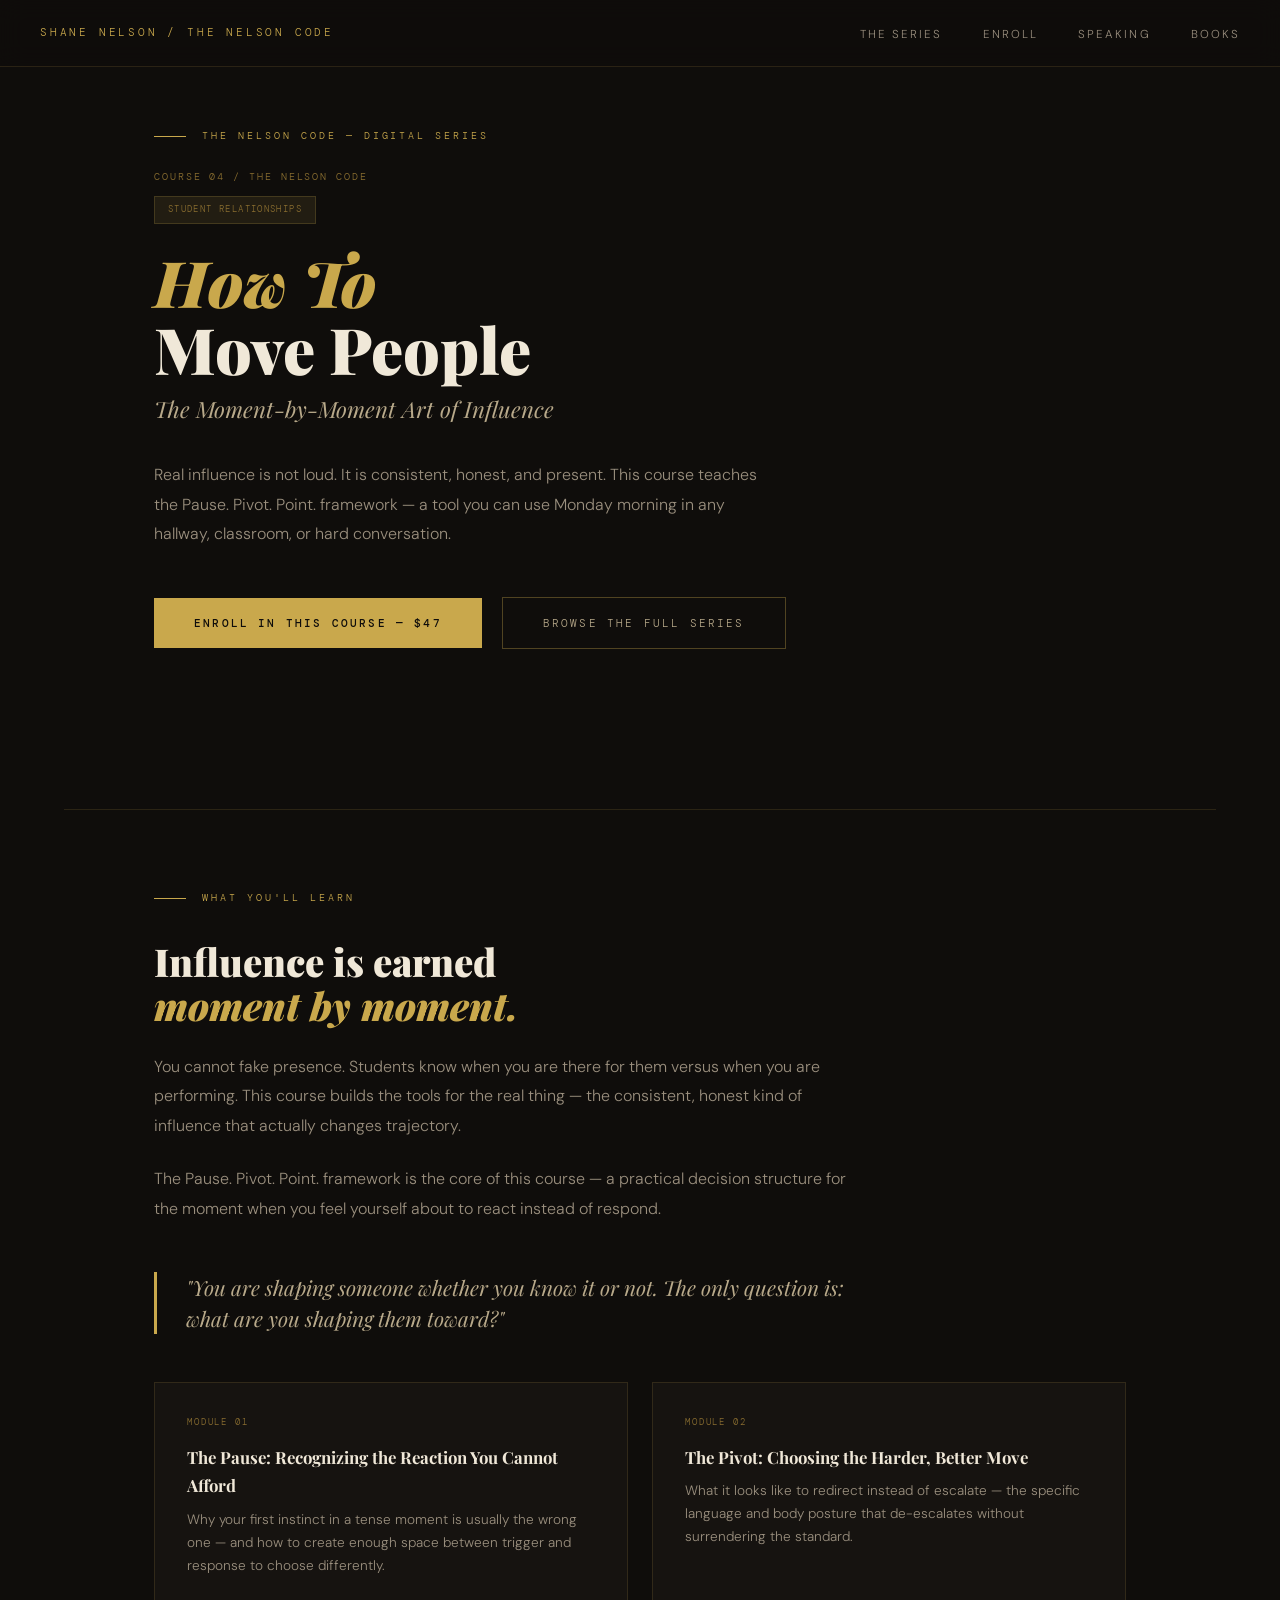
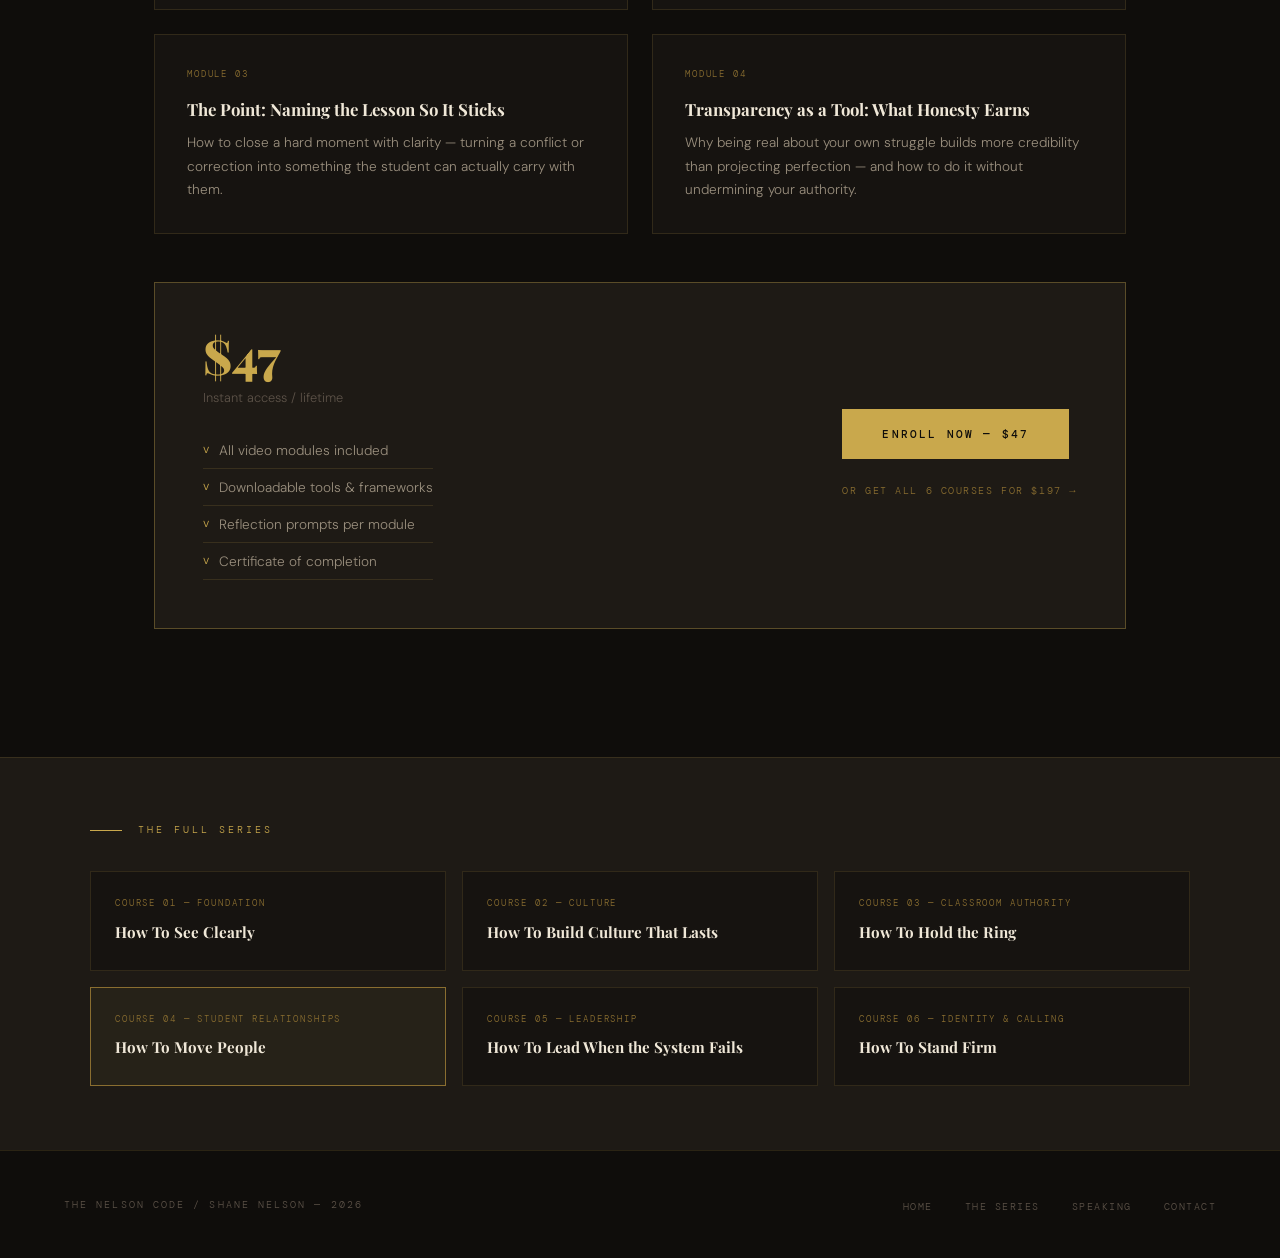
<file: how-to-move-people.html>
<!DOCTYPE html>
<html lang="en">
<head>
<meta charset="UTF-8">
<meta name="viewport" content="width=device-width, initial-scale=1.0">
<title>How To Move People — The Nelson Code</title>
<link href="https://fonts.googleapis.com/css2?family=Playfair+Display:ital,wght@0,400;0,700;0,900;1,400;1,700&family=DM+Sans:wght@300;400;500;600&family=DM+Mono:wght@400;500&display=swap" rel="stylesheet">
<style>:root{--bg-deep:#0f0d0b;--bg-card:#161310;--bg-surface:#1e1a15;--gold:#c9a84c;--gold-light:#e8c96b;--gold-dim:#8a6e30;--cream:#f0e8d8;--cream-dim:#b8a98a;--text-primary:#ede8df;--text-secondary:#9a8f7e;--text-muted:#5c5248;--border:rgba(201,168,76,0.15);--border-strong:rgba(201,168,76,0.35)}*{margin:0;padding:0;box-sizing:border-box}body{background:var(--bg-deep);color:var(--text-primary);font-family:'DM Sans',sans-serif;font-weight:300;line-height:1.7;overflow-x:hidden}nav{position:fixed;top:0;left:0;right:0;z-index:100;display:flex;justify-content:space-between;align-items:center;padding:1.2rem 2.5rem;background:rgba(15,13,11,0.92);backdrop-filter:blur(12px);border-bottom:1px solid var(--border)}.nav-brand{font-family:'DM Mono',monospace;font-size:0.7rem;letter-spacing:0.25em;color:var(--gold);text-transform:uppercase;text-decoration:none}.nav-links{display:flex;gap:2.5rem;list-style:none}.nav-links a{font-size:0.72rem;letter-spacing:0.18em;text-transform:uppercase;color:var(--text-secondary);text-decoration:none;transition:color 0.2s}.nav-links a:hover{color:var(--gold)}.hero{padding:8rem 4rem 5rem;max-width:1100px;margin:0 auto}.course-eyebrow{font-family:'DM Mono',monospace;font-size:0.62rem;letter-spacing:0.3em;color:var(--gold);text-transform:uppercase;margin-bottom:1.5rem;display:flex;align-items:center;gap:1rem}.course-eyebrow::before{content:'';display:block;width:2rem;height:1px;background:var(--gold)}.course-num{font-family:'DM Mono',monospace;font-size:0.6rem;letter-spacing:0.2em;color:var(--gold-dim);text-transform:uppercase;margin-bottom:0.5rem}.course-tag{display:inline-block;font-family:'DM Mono',monospace;font-size:0.58rem;letter-spacing:0.15em;text-transform:uppercase;padding:0.3rem 0.8rem;background:rgba(201,168,76,0.1);color:var(--gold-dim);border:1px solid rgba(201,168,76,0.2);margin-bottom:1.5rem}h1{font-family:'Playfair Display',serif;font-size:clamp(2.5rem,5vw,4.5rem);font-weight:900;line-height:1.05;color:var(--cream);margin-bottom:0.5rem}h1 em{font-style:italic;color:var(--gold)}.hero-sub{font-family:'Playfair Display',serif;font-size:clamp(1rem,2vw,1.4rem);font-style:italic;color:var(--cream-dim);margin-bottom:2rem}.hero-body{font-size:1rem;color:var(--text-secondary);max-width:55ch;line-height:1.85;margin-bottom:3rem}.btn-primary{display:inline-block;background:var(--gold);color:var(--bg-deep);font-family:'DM Mono',monospace;font-size:0.68rem;letter-spacing:0.2em;text-transform:uppercase;padding:1rem 2.5rem;text-decoration:none;font-weight:500;transition:background 0.2s,transform 0.15s}.btn-primary:hover{background:var(--gold-light);transform:translateY(-1px)}.btn-secondary{display:inline-block;border:1px solid var(--border-strong);color:var(--cream-dim);font-family:'DM Mono',monospace;font-size:0.68rem;letter-spacing:0.2em;text-transform:uppercase;padding:1rem 2.5rem;text-decoration:none;transition:border-color 0.2s,color 0.2s;margin-left:1rem}.btn-secondary:hover{border-color:var(--gold);color:var(--gold)}.divider{height:1px;background:var(--border);margin:5rem 4rem}.content{padding:0 4rem 5rem;max-width:1100px;margin:0 auto}.section-label{font-family:'DM Mono',monospace;font-size:0.62rem;letter-spacing:0.3em;color:var(--gold);text-transform:uppercase;margin-bottom:2rem;display:flex;align-items:center;gap:1rem}.section-label::before{content:'';display:block;width:2rem;height:1px;background:var(--gold)}h2{font-family:'Playfair Display',serif;font-size:clamp(1.8rem,3vw,2.5rem);font-weight:900;color:var(--cream);margin-bottom:1.5rem;line-height:1.15}h2 em{font-style:italic;color:var(--gold)}.body-text{font-size:1rem;color:var(--text-secondary);line-height:1.85;margin-bottom:1.5rem;max-width:65ch}.modules-grid{display:grid;grid-template-columns:1fr 1fr;gap:1.5rem;margin-top:2.5rem}.module-card{background:var(--bg-card);border:1px solid var(--border);padding:2rem}.module-num{font-family:'DM Mono',monospace;font-size:0.58rem;letter-spacing:0.2em;color:var(--gold-dim);text-transform:uppercase;margin-bottom:0.75rem}.module-title{font-family:'Playfair Display',serif;font-size:1.05rem;font-weight:700;color:var(--cream);margin-bottom:0.5rem}.module-desc{font-size:0.85rem;color:var(--text-secondary);line-height:1.7}.pull-quote{font-family:'Playfair Display',serif;font-size:1.3rem;font-style:italic;color:var(--cream-dim);border-left:3px solid var(--gold);padding-left:1.8rem;margin:3rem 0;line-height:1.5;max-width:60ch}.pricing-block{background:var(--bg-surface);border:1px solid var(--border-strong);padding:3rem;margin:3rem 0;display:flex;justify-content:space-between;align-items:center;gap:2rem;flex-wrap:wrap}.pricing-price{font-family:'Playfair Display',serif;font-size:3rem;font-weight:900;color:var(--gold);line-height:1}.pricing-note{font-size:0.8rem;color:var(--text-muted);margin-top:0.5rem}.pricing-features{list-style:none;margin-top:1.5rem}.pricing-features li{font-size:0.85rem;color:var(--text-secondary);padding:0.4rem 0;border-bottom:1px solid var(--border);display:flex;gap:0.6rem}.pricing-features li::before{content:'v';color:var(--gold);font-size:0.75rem}.series-nav{padding:4rem;background:var(--bg-surface);border-top:1px solid var(--border)}.series-nav-inner{max-width:1100px;margin:0 auto}.series-nav-grid{display:grid;grid-template-columns:repeat(3,1fr);gap:1rem;margin-top:2rem}.series-nav-card{background:var(--bg-card);border:1px solid var(--border);padding:1.5rem;text-decoration:none;transition:border-color 0.2s;display:block}.series-nav-card:hover{border-color:var(--gold-dim)}.series-nav-card.active{border-color:var(--gold-dim);background:rgba(201,168,76,0.05)}.series-nav-num{font-family:'DM Mono',monospace;font-size:0.58rem;letter-spacing:0.2em;color:var(--gold-dim);text-transform:uppercase;margin-bottom:0.5rem;display:block}.series-nav-title{font-family:'Playfair Display',serif;font-size:0.95rem;font-weight:700;color:var(--cream)}footer{background:var(--bg-deep);border-top:1px solid var(--border);padding:2.5rem 4rem;display:flex;justify-content:space-between;align-items:center}.footer-brand{font-family:'DM Mono',monospace;font-size:0.65rem;letter-spacing:0.2em;color:var(--text-muted);text-transform:uppercase}.footer-links{display:flex;gap:2rem;list-style:none}.footer-links a{font-family:'DM Mono',monospace;font-size:0.62rem;letter-spacing:0.15em;text-transform:uppercase;color:var(--text-muted);text-decoration:none;transition:color 0.2s}.footer-links a:hover{color:var(--gold)}@media(max-width:768px){.hero,.content{padding:7rem 1.5rem 3rem}.modules-grid{grid-template-columns:1fr}.series-nav{padding:3rem 1.5rem}.pricing-block{flex-direction:column}.series-nav-grid{grid-template-columns:1fr 1fr}.footer{padding:2rem 1.5rem;flex-direction:column;gap:1rem;text-align:center}}</style>
</head>
<body>
<nav>
  <a href="https://thenelsoncode.com" class="nav-brand">Shane Nelson / The Nelson Code</a>
  <ul class="nav-links">
    <li><a href="/how-to-series">The Series</a></li>
    <li><a href="/how-to-series#pricing">Enroll</a></li>
    <li><a href="https://thenelsoncode.com/#speaking">Speaking</a></li>
    <li><a href="https://thenelsoncode.com/#books">Books</a></li>
  </ul>
</nav>
<section class="hero">
  <div class="course-eyebrow">The Nelson Code — Digital Series</div>
  <div class="course-num">Course 04 / The Nelson Code</div>
  <div class="course-tag">Student Relationships</div>
  <h1><em>How To</em><br>Move People</h1>
  <p class="hero-sub">The Moment-by-Moment Art of Influence</p>
  <p class="hero-body">Real influence is not loud. It is consistent, honest, and present. This course teaches the Pause. Pivot. Point. framework — a tool you can use Monday morning in any hallway, classroom, or hard conversation.</p>
  <a href="https://payhip.com/b/rsNUu" class="btn-primary">Enroll in This Course — $47</a>
  <a href="/how-to-series" class="btn-secondary">Browse the Full Series</a>
</section>
<div class="divider"></div>
<section class="content">
  <div class="section-label">What You'll Learn</div>
  <h2>Influence is earned<br><em>moment by moment.</em></h2>
  <p class="body-text">You cannot fake presence. Students know when you are there for them versus when you are performing. This course builds the tools for the real thing — the consistent, honest kind of influence that actually changes trajectory.</p>
  <p class="body-text">The Pause. Pivot. Point. framework is the core of this course — a practical decision structure for the moment when you feel yourself about to react instead of respond.</p>
  <div class="pull-quote">"You are shaping someone whether you know it or not. The only question is: what are you shaping them toward?"</div>
  <div class="modules-grid">
    <div class="module-card">
      <div class="module-num">Module 01</div>
      <div class="module-title">The Pause: Recognizing the Reaction You Cannot Afford</div>
      <p class="module-desc">Why your first instinct in a tense moment is usually the wrong one — and how to create enough space between trigger and response to choose differently.</p>
    </div>
    <div class="module-card">
      <div class="module-num">Module 02</div>
      <div class="module-title">The Pivot: Choosing the Harder, Better Move</div>
      <p class="module-desc">What it looks like to redirect instead of escalate — the specific language and body posture that de-escalates without surrendering the standard.</p>
    </div>
    <div class="module-card">
      <div class="module-num">Module 03</div>
      <div class="module-title">The Point: Naming the Lesson So It Sticks</div>
      <p class="module-desc">How to close a hard moment with clarity — turning a conflict or correction into something the student can actually carry with them.</p>
    </div>
    <div class="module-card">
      <div class="module-num">Module 04</div>
      <div class="module-title">Transparency as a Tool: What Honesty Earns</div>
      <p class="module-desc">Why being real about your own struggle builds more credibility than projecting perfection — and how to do it without undermining your authority.</p>
    </div>
  </div>
  <div class="pricing-block">
    <div class="pricing-info">
      <div class="pricing-price">$47</div>
      <div class="pricing-note">Instant access / lifetime</div>
      <ul class="pricing-features">
        <li>All video modules included</li>
        <li>Downloadable tools &amp; frameworks</li>
        <li>Reflection prompts per module</li>
        <li>Certificate of completion</li>
      </ul>
    </div>
    <div>
      <a href="https://payhip.com/b/rsNUu" class="btn-primary">Enroll Now — $47</a>
      <div style="margin-top:1rem;text-align:center"><a href="/how-to-series#pricing" style="font-family:'DM Mono',monospace;font-size:0.65rem;letter-spacing:0.15em;text-transform:uppercase;color:var(--gold-dim);text-decoration:none">Or get all 6 courses for $197 →</a></div>
    </div>
  </div>
</section>
<section class="series-nav">
  <div class="series-nav-inner">
    <div class="section-label">The Full Series</div>
    <div class="series-nav-grid">
      <a href="/how-to-see-clearly" class="series-nav-card"><span class="series-nav-num">Course 01 — Foundation</span><div class="series-nav-title">How To See Clearly</div></a>
      <a href="/how-to-build-culture" class="series-nav-card"><span class="series-nav-num">Course 02 — Culture</span><div class="series-nav-title">How To Build Culture That Lasts</div></a>
      <a href="/how-to-hold-the-ring" class="series-nav-card"><span class="series-nav-num">Course 03 — Classroom Authority</span><div class="series-nav-title">How To Hold the Ring</div></a>
      <a href="/how-to-move-people" class="series-nav-card active"><span class="series-nav-num">Course 04 — Student Relationships</span><div class="series-nav-title">How To Move People</div></a>
      <a href="/how-to-lead-when-the-system-fails" class="series-nav-card"><span class="series-nav-num">Course 05 — Leadership</span><div class="series-nav-title">How To Lead When the System Fails</div></a>
      <a href="/how-to-stand-firm" class="series-nav-card"><span class="series-nav-num">Course 06 — Identity &amp; Calling</span><div class="series-nav-title">How To Stand Firm</div></a>
    </div>
  </div>
</section>
<footer>
  <span class="footer-brand">The Nelson Code / Shane Nelson — 2026</span>
  <ul class="footer-links">
    <li><a href="https://thenelsoncode.com">Home</a></li>
    <li><a href="/how-to-series">The Series</a></li>
    <li><a href="https://thenelsoncode.com/#speaking">Speaking</a></li>
    <li><a href="mailto:shane@thenelsoncode.com">Contact</a></li>
  </ul>
</footer>
</body>
</html>
</file>
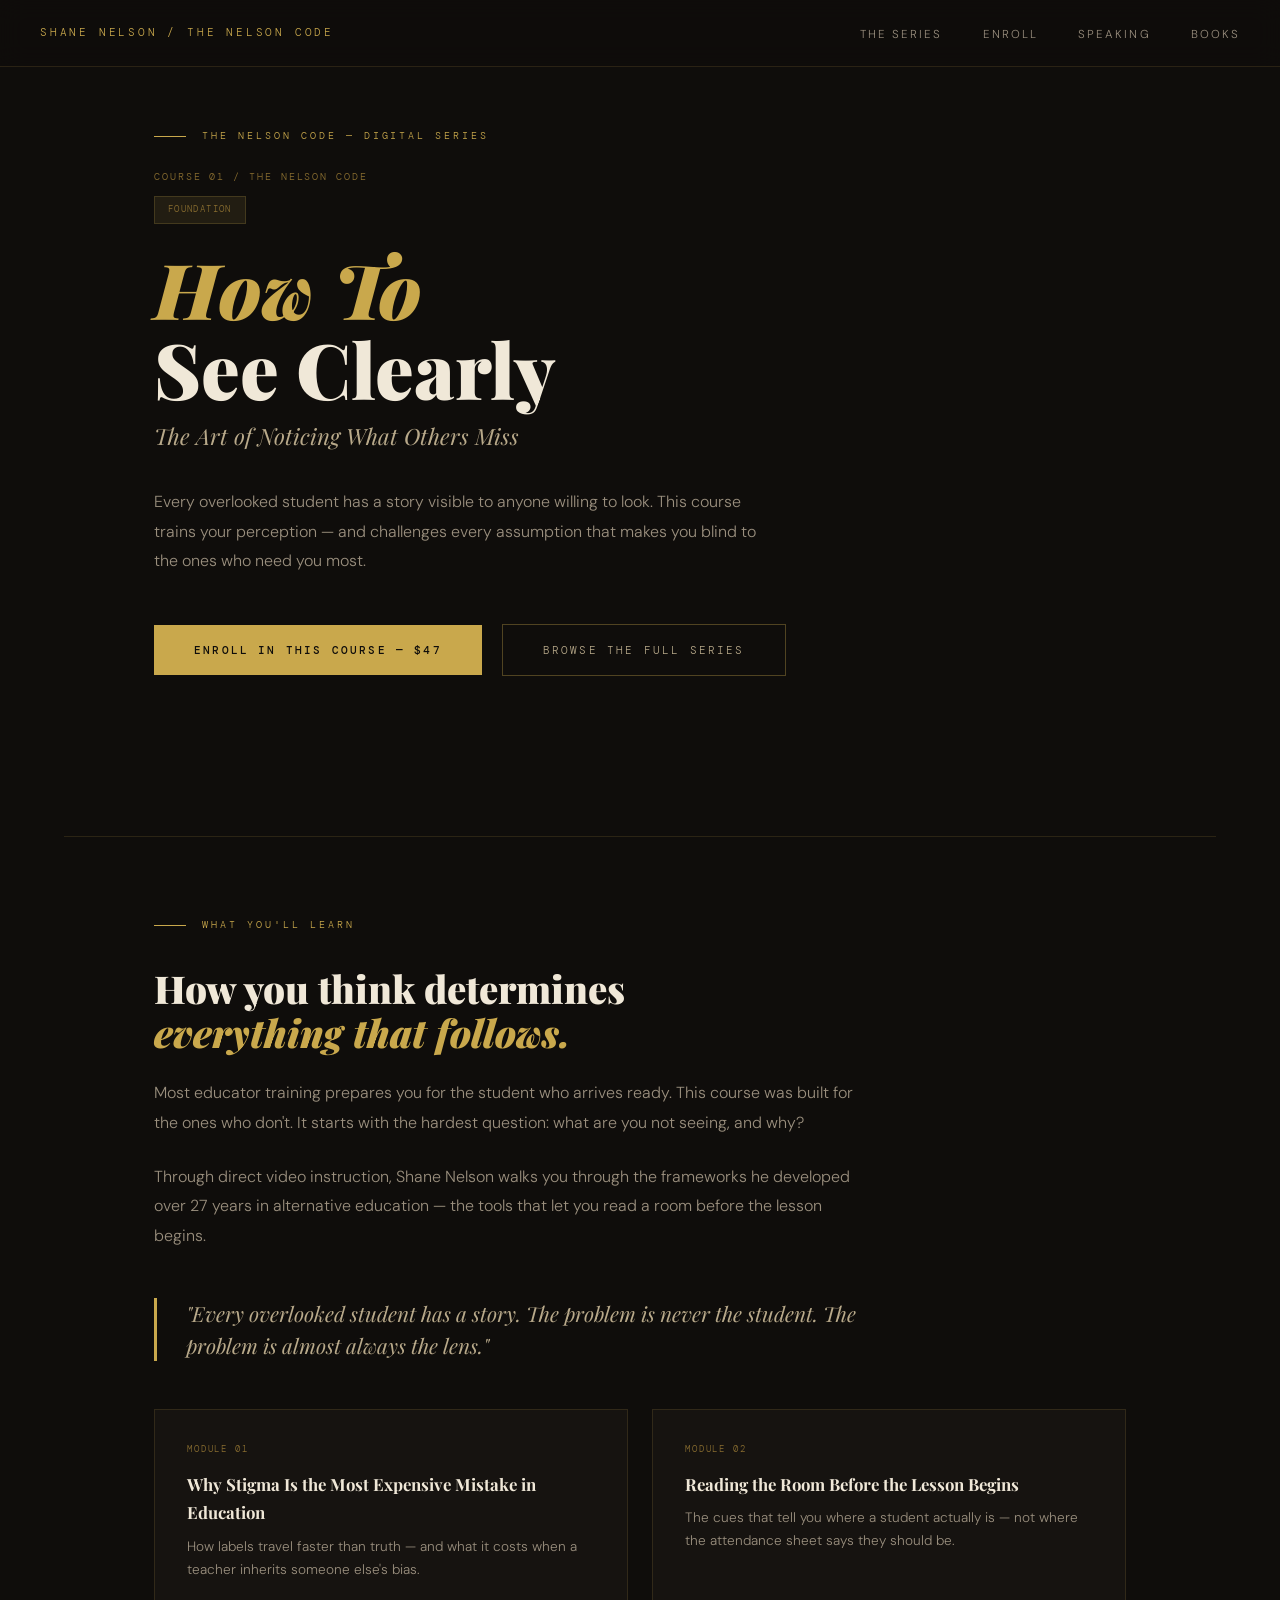
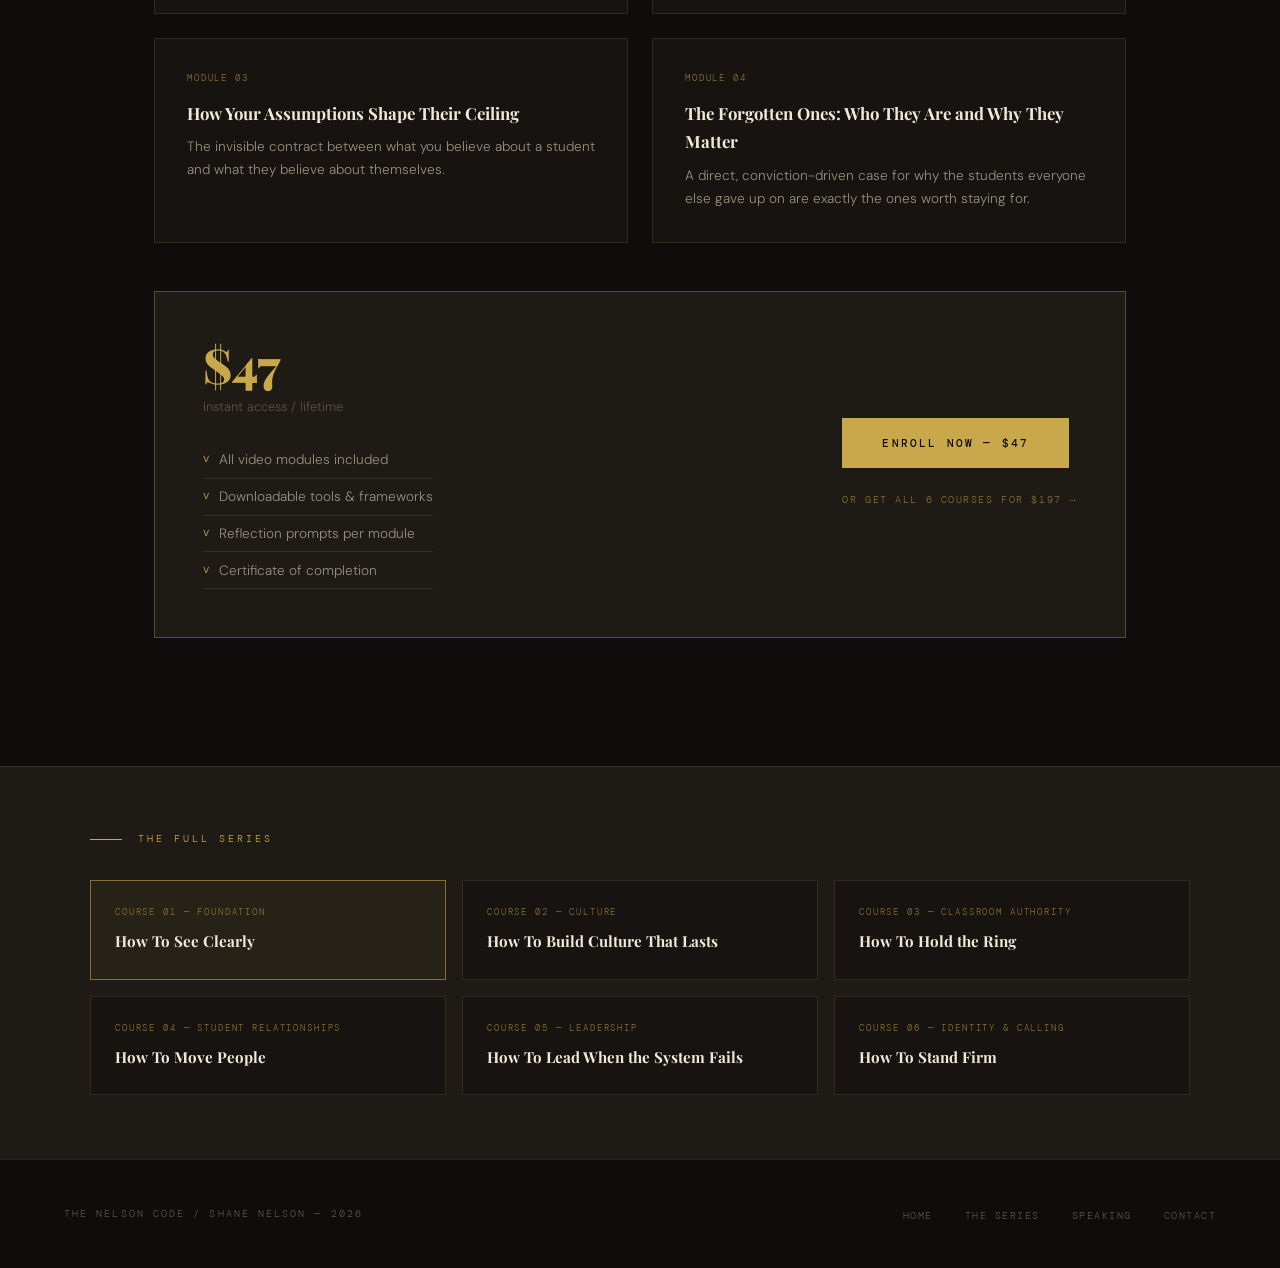
<file: how-to-see-clearly.html>
<!DOCTYPE html>
<html lang="en">
<head>
<meta charset="UTF-8">
<meta name="viewport" content="width=device-width, initial-scale=1.0">
<title>How To See Clearly — The Nelson Code</title>
<link href="https://fonts.googleapis.com/css2?family=Playfair+Display:ital,wght@0,400;0,700;0,900;1,400;1,700&family=DM+Sans:wght@300;400;500;600&family=DM+Mono:wght@400;500&display=swap" rel="stylesheet">
<style>
:root{--bg-deep:#0f0d0b;--bg-card:#161310;--bg-surface:#1e1a15;--gold:#c9a84c;--gold-light:#e8c96b;--gold-dim:#8a6e30;--cream:#f0e8d8;--cream-dim:#b8a98a;--text-primary:#ede8df;--text-secondary:#9a8f7e;--text-muted:#5c5248;--border:rgba(201,168,76,0.15);--border-strong:rgba(201,168,76,0.35)}
*{margin:0;padding:0;box-sizing:border-box}
body{background:var(--bg-deep);color:var(--text-primary);font-family:'DM Sans',sans-serif;font-weight:300;line-height:1.7;overflow-x:hidden}
nav{position:fixed;top:0;left:0;right:0;z-index:100;display:flex;justify-content:space-between;align-items:center;padding:1.2rem 2.5rem;background:rgba(15,13,11,0.92);backdrop-filter:blur(12px);border-bottom:1px solid var(--border)}
.nav-brand{font-family:'DM Mono',monospace;font-size:0.7rem;letter-spacing:0.25em;color:var(--gold);text-transform:uppercase;text-decoration:none}
.nav-links{display:flex;gap:2.5rem;list-style:none}
.nav-links a{font-size:0.72rem;letter-spacing:0.18em;text-transform:uppercase;color:var(--text-secondary);text-decoration:none;transition:color 0.2s}
.nav-links a:hover{color:var(--gold)}
.hero{padding:8rem 4rem 5rem;max-width:1100px;margin:0 auto}
.course-eyebrow{font-family:'DM Mono',monospace;font-size:0.62rem;letter-spacing:0.3em;color:var(--gold);text-transform:uppercase;margin-bottom:1.5rem;display:flex;align-items:center;gap:1rem}
.course-eyebrow::before{content:'';display:block;width:2rem;height:1px;background:var(--gold)}
.course-num{font-family:'DM Mono',monospace;font-size:0.6rem;letter-spacing:0.2em;color:var(--gold-dim);text-transform:uppercase;margin-bottom:0.5rem}
.course-tag{display:inline-block;font-family:'DM Mono',monospace;font-size:0.58rem;letter-spacing:0.15em;text-transform:uppercase;padding:0.3rem 0.8rem;background:rgba(201,168,76,0.1);color:var(--gold-dim);border:1px solid rgba(201,168,76,0.2);margin-bottom:1.5rem}
h1{font-family:'Playfair Display',serif;font-size:clamp(3rem,6vw,5rem);font-weight:900;line-height:1.05;color:var(--cream);margin-bottom:0.5rem}
h1 em{font-style:italic;color:var(--gold)}
.hero-sub{font-family:'Playfair Display',serif;font-size:clamp(1rem,2vw,1.4rem);font-style:italic;color:var(--cream-dim);margin-bottom:2rem}
.hero-body{font-size:1rem;color:var(--text-secondary);max-width:55ch;line-height:1.85;margin-bottom:3rem}
.btn-primary{display:inline-block;background:var(--gold);color:var(--bg-deep);font-family:'DM Mono',monospace;font-size:0.68rem;letter-spacing:0.2em;text-transform:uppercase;padding:1rem 2.5rem;text-decoration:none;font-weight:500;transition:background 0.2s,transform 0.15s}
.btn-primary:hover{background:var(--gold-light);transform:translateY(-1px)}
.btn-secondary{display:inline-block;border:1px solid var(--border-strong);color:var(--cream-dim);font-family:'DM Mono',monospace;font-size:0.68rem;letter-spacing:0.2em;text-transform:uppercase;padding:1rem 2.5rem;text-decoration:none;transition:border-color 0.2s,color 0.2s;margin-left:1rem}
.btn-secondary:hover{border-color:var(--gold);color:var(--gold)}
.divider{height:1px;background:var(--border);margin:5rem 4rem}
.content{padding:0 4rem 5rem;max-width:1100px;margin:0 auto}
.section-label{font-family:'DM Mono',monospace;font-size:0.62rem;letter-spacing:0.3em;color:var(--gold);text-transform:uppercase;margin-bottom:2rem;display:flex;align-items:center;gap:1rem}
.section-label::before{content:'';display:block;width:2rem;height:1px;background:var(--gold)}
h2{font-family:'Playfair Display',serif;font-size:clamp(1.8rem,3vw,2.5rem);font-weight:900;color:var(--cream);margin-bottom:1.5rem;line-height:1.15}
h2 em{font-style:italic;color:var(--gold)}
.body-text{font-size:1rem;color:var(--text-secondary);line-height:1.85;margin-bottom:1.5rem;max-width:65ch}
.modules-grid{display:grid;grid-template-columns:1fr 1fr;gap:1.5rem;margin-top:2.5rem}
.module-card{background:var(--bg-card);border:1px solid var(--border);padding:2rem}
.module-num{font-family:'DM Mono',monospace;font-size:0.58rem;letter-spacing:0.2em;color:var(--gold-dim);text-transform:uppercase;margin-bottom:0.75rem}
.module-title{font-family:'Playfair Display',serif;font-size:1.05rem;font-weight:700;color:var(--cream);margin-bottom:0.5rem}
.module-desc{font-size:0.85rem;color:var(--text-secondary);line-height:1.7}
.pull-quote{font-family:'Playfair Display',serif;font-size:1.3rem;font-style:italic;color:var(--cream-dim);border-left:3px solid var(--gold);padding-left:1.8rem;margin:3rem 0;line-height:1.5;max-width:60ch}
.pricing-block{background:var(--bg-surface);border:1px solid var(--border-strong);padding:3rem;margin:3rem 0;display:flex;justify-content:space-between;align-items:center;gap:2rem;flex-wrap:wrap}
.pricing-info{}
.pricing-price{font-family:'Playfair Display',serif;font-size:3rem;font-weight:900;color:var(--gold);line-height:1}
.pricing-note{font-size:0.8rem;color:var(--text-muted);margin-top:0.5rem}
.pricing-features{list-style:none;margin-top:1.5rem}
.pricing-features li{font-size:0.85rem;color:var(--text-secondary);padding:0.4rem 0;border-bottom:1px solid var(--border);display:flex;gap:0.6rem}
.pricing-features li::before{content:'v';color:var(--gold);font-size:0.75rem}
.series-nav{padding:4rem;background:var(--bg-surface);border-top:1px solid var(--border)}
.series-nav-inner{max-width:1100px;margin:0 auto}
.series-nav-grid{display:grid;grid-template-columns:repeat(3,1fr);gap:1rem;margin-top:2rem}
.series-nav-card{background:var(--bg-card);border:1px solid var(--border);padding:1.5rem;text-decoration:none;transition:border-color 0.2s;display:block}
.series-nav-card:hover{border-color:var(--gold-dim)}
.series-nav-card.active{border-color:var(--gold-dim);background:rgba(201,168,76,0.05)}
.series-nav-num{font-family:'DM Mono',monospace;font-size:0.58rem;letter-spacing:0.2em;color:var(--gold-dim);text-transform:uppercase;margin-bottom:0.5rem;display:block}
.series-nav-title{font-family:'Playfair Display',serif;font-size:0.95rem;font-weight:700;color:var(--cream)}
footer{background:var(--bg-deep);border-top:1px solid var(--border);padding:2.5rem 4rem;display:flex;justify-content:space-between;align-items:center}
.footer-brand{font-family:'DM Mono',monospace;font-size:0.65rem;letter-spacing:0.2em;color:var(--text-muted);text-transform:uppercase}
.footer-links{display:flex;gap:2rem;list-style:none}
.footer-links a{font-family:'DM Mono',monospace;font-size:0.62rem;letter-spacing:0.15em;text-transform:uppercase;color:var(--text-muted);text-decoration:none;transition:color 0.2s}
.footer-links a:hover{color:var(--gold)}
@media(max-width:768px){.hero,.content{padding:7rem 1.5rem 3rem}.modules-grid{grid-template-columns:1fr}.series-nav{padding:3rem 1.5rem}.pricing-block{flex-direction:column}.series-nav-grid{grid-template-columns:1fr 1fr}.footer{padding:2rem 1.5rem;flex-direction:column;gap:1rem;text-align:center}}
</style>
</head>
<body>
<nav>
  <a href="https://thenelsoncode.com" class="nav-brand">Shane Nelson / The Nelson Code</a>
  <ul class="nav-links">
    <li><a href="/how-to-series">The Series</a></li>
    <li><a href="/how-to-series#pricing">Enroll</a></li>
    <li><a href="https://thenelsoncode.com/#speaking">Speaking</a></li>
    <li><a href="https://thenelsoncode.com/#books">Books</a></li>
  </ul>
</nav>

<section class="hero">
  <div class="course-eyebrow">The Nelson Code — Digital Series</div>
  <div class="course-num">Course 01 / The Nelson Code</div>
  <div class="course-tag">Foundation</div>
  <h1><em>How To</em><br>See Clearly</h1>
  <p class="hero-sub">The Art of Noticing What Others Miss</p>
  <p class="hero-body">Every overlooked student has a story visible to anyone willing to look. This course trains your perception — and challenges every assumption that makes you blind to the ones who need you most.</p>
  <a href="https://payhip.com/b/8H0DO" class="btn-primary">Enroll in This Course — $47</a>
  <a href="/how-to-series" class="btn-secondary">Browse the Full Series</a>
</section>

<div class="divider"></div>

<section class="content">
  <div class="section-label">What You'll Learn</div>
  <h2>How you think determines<br><em>everything that follows.</em></h2>
  <p class="body-text">Most educator training prepares you for the student who arrives ready. This course was built for the ones who don't. It starts with the hardest question: what are you not seeing, and why?</p>
  <p class="body-text">Through direct video instruction, Shane Nelson walks you through the frameworks he developed over 27 years in alternative education — the tools that let you read a room before the lesson begins.</p>

  <div class="pull-quote">"Every overlooked student has a story. The problem is never the student. The problem is almost always the lens."</div>

  <div class="modules-grid">
    <div class="module-card">
      <div class="module-num">Module 01</div>
      <div class="module-title">Why Stigma Is the Most Expensive Mistake in Education</div>
      <p class="module-desc">How labels travel faster than truth — and what it costs when a teacher inherits someone else's bias.</p>
    </div>
    <div class="module-card">
      <div class="module-num">Module 02</div>
      <div class="module-title">Reading the Room Before the Lesson Begins</div>
      <p class="module-desc">The cues that tell you where a student actually is — not where the attendance sheet says they should be.</p>
    </div>
    <div class="module-card">
      <div class="module-num">Module 03</div>
      <div class="module-title">How Your Assumptions Shape Their Ceiling</div>
      <p class="module-desc">The invisible contract between what you believe about a student and what they believe about themselves.</p>
    </div>
    <div class="module-card">
      <div class="module-num">Module 04</div>
      <div class="module-title">The Forgotten Ones: Who They Are and Why They Matter</div>
      <p class="module-desc">A direct, conviction-driven case for why the students everyone else gave up on are exactly the ones worth staying for.</p>
    </div>
  </div>

  <div class="pricing-block">
    <div class="pricing-info">
      <div class="pricing-price">$47</div>
      <div class="pricing-note">Instant access / lifetime</div>
      <ul class="pricing-features">
        <li>All video modules included</li>
        <li>Downloadable tools &amp; frameworks</li>
        <li>Reflection prompts per module</li>
        <li>Certificate of completion</li>
      </ul>
    </div>
    <div>
      <a href="https://payhip.com/b/8H0DO" class="btn-primary">Enroll Now — $47</a>
      <div style="margin-top:1rem;text-align:center"><a href="/how-to-series#pricing" style="font-family:'DM Mono',monospace;font-size:0.65rem;letter-spacing:0.15em;text-transform:uppercase;color:var(--gold-dim);text-decoration:none">Or get all 6 courses for $197 →</a></div>
    </div>
  </div>
</section>

<section class="series-nav">
  <div class="series-nav-inner">
    <div class="section-label">The Full Series</div>
    <div class="series-nav-grid">
      <a href="/how-to-see-clearly" class="series-nav-card active">
        <span class="series-nav-num">Course 01 — Foundation</span>
        <div class="series-nav-title">How To See Clearly</div>
      </a>
      <a href="/how-to-build-culture" class="series-nav-card">
        <span class="series-nav-num">Course 02 — Culture</span>
        <div class="series-nav-title">How To Build Culture That Lasts</div>
      </a>
      <a href="/how-to-hold-the-ring" class="series-nav-card">
        <span class="series-nav-num">Course 03 — Classroom Authority</span>
        <div class="series-nav-title">How To Hold the Ring</div>
      </a>
      <a href="/how-to-move-people" class="series-nav-card">
        <span class="series-nav-num">Course 04 — Student Relationships</span>
        <div class="series-nav-title">How To Move People</div>
      </a>
      <a href="/how-to-lead-when-the-system-fails" class="series-nav-card">
        <span class="series-nav-num">Course 05 — Leadership</span>
        <div class="series-nav-title">How To Lead When the System Fails</div>
      </a>
      <a href="/how-to-stand-firm" class="series-nav-card">
        <span class="series-nav-num">Course 06 — Identity &amp; Calling</span>
        <div class="series-nav-title">How To Stand Firm</div>
      </a>
    </div>
  </div>
</section>

<footer>
  <span class="footer-brand">The Nelson Code / Shane Nelson — 2026</span>
  <ul class="footer-links">
    <li><a href="https://thenelsoncode.com">Home</a></li>
    <li><a href="/how-to-series">The Series</a></li>
    <li><a href="https://thenelsoncode.com/#speaking">Speaking</a></li>
    <li><a href="mailto:shane@thenelsoncode.com">Contact</a></li>
  </ul>
</footer>
</body>
</html>
</file>
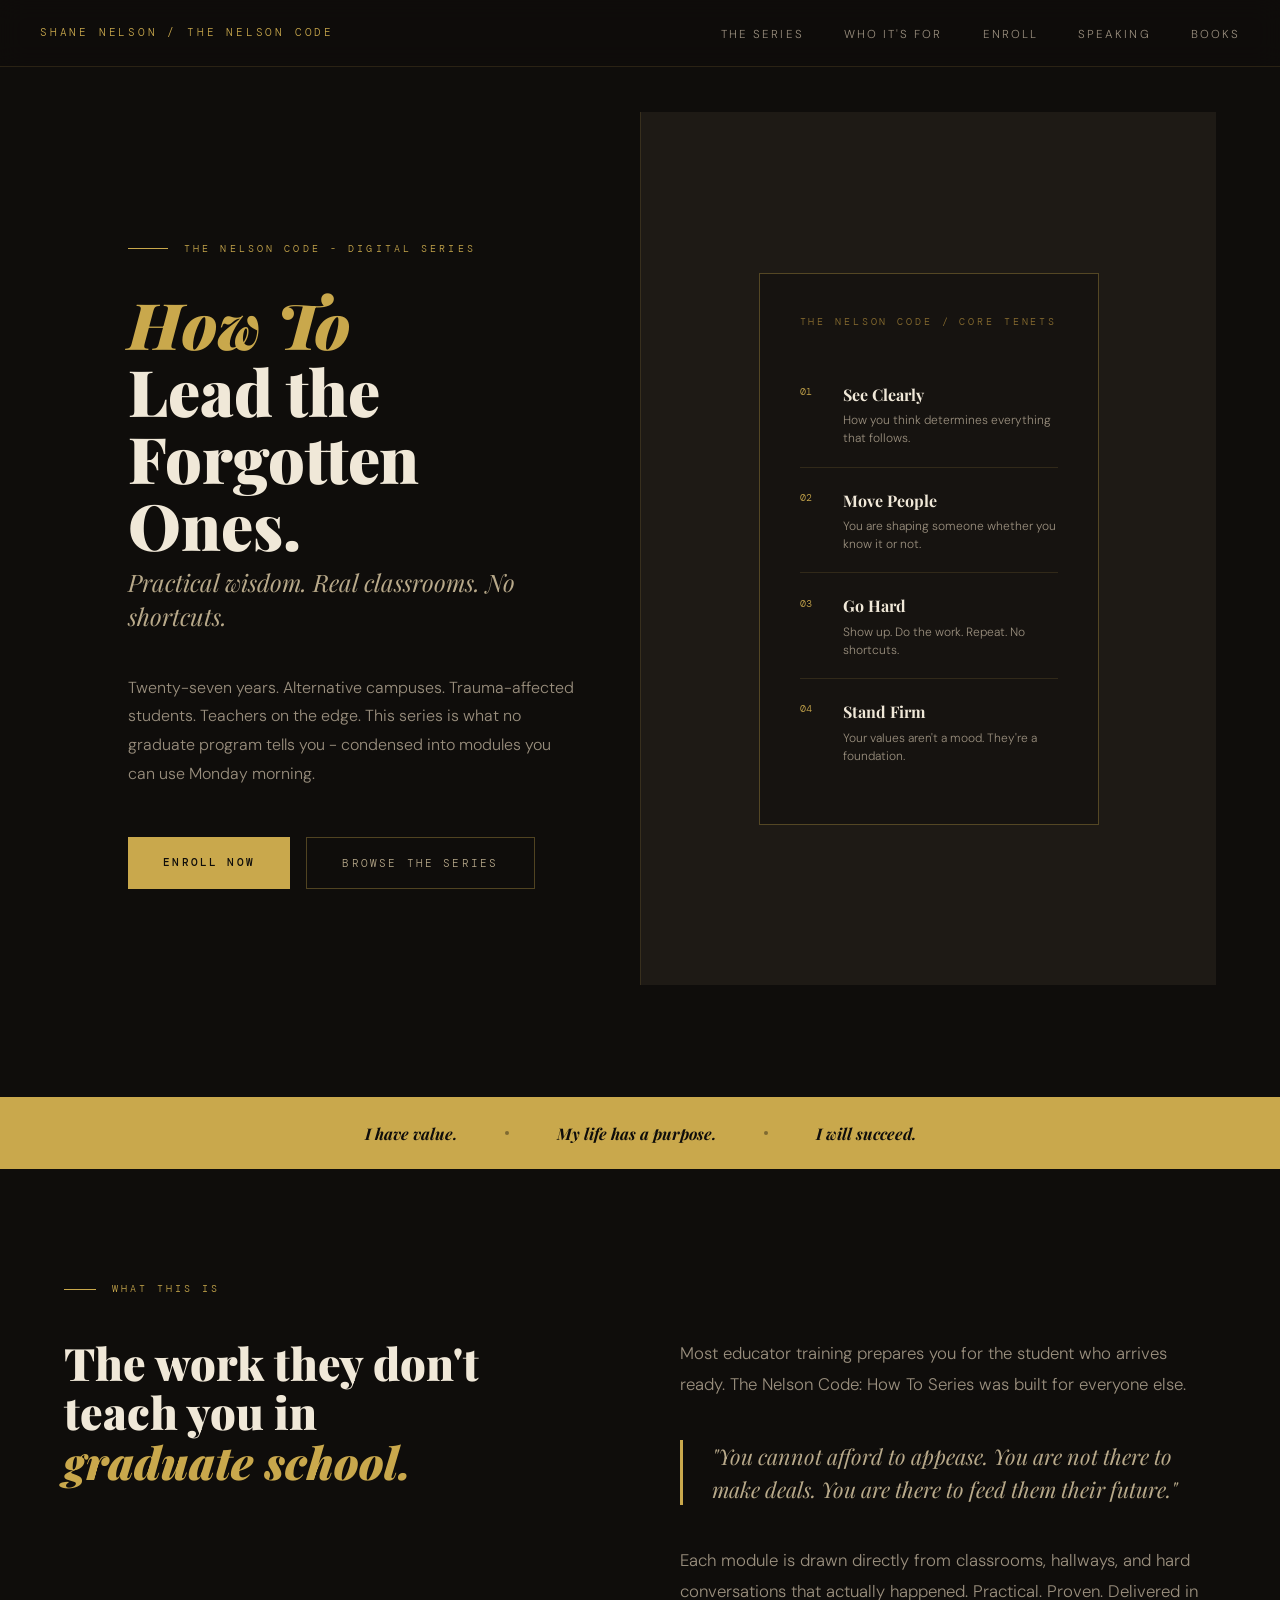
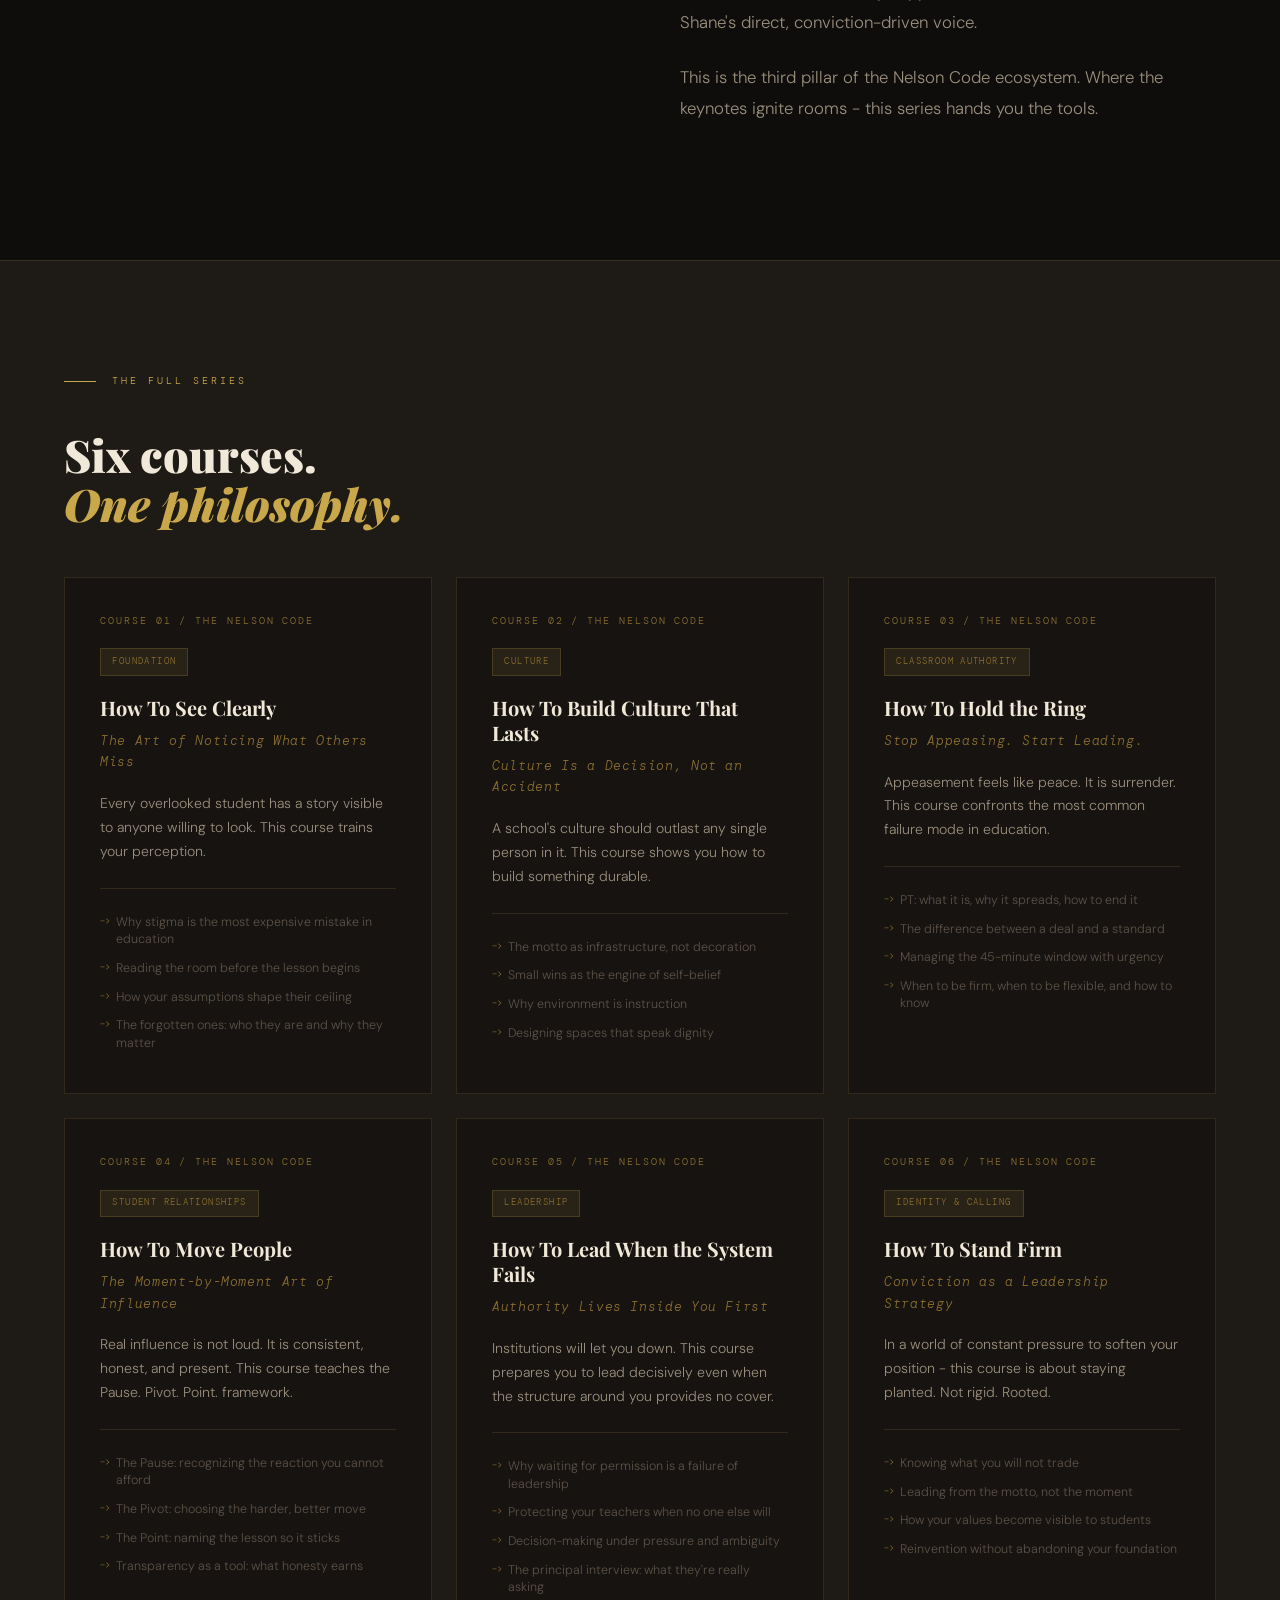
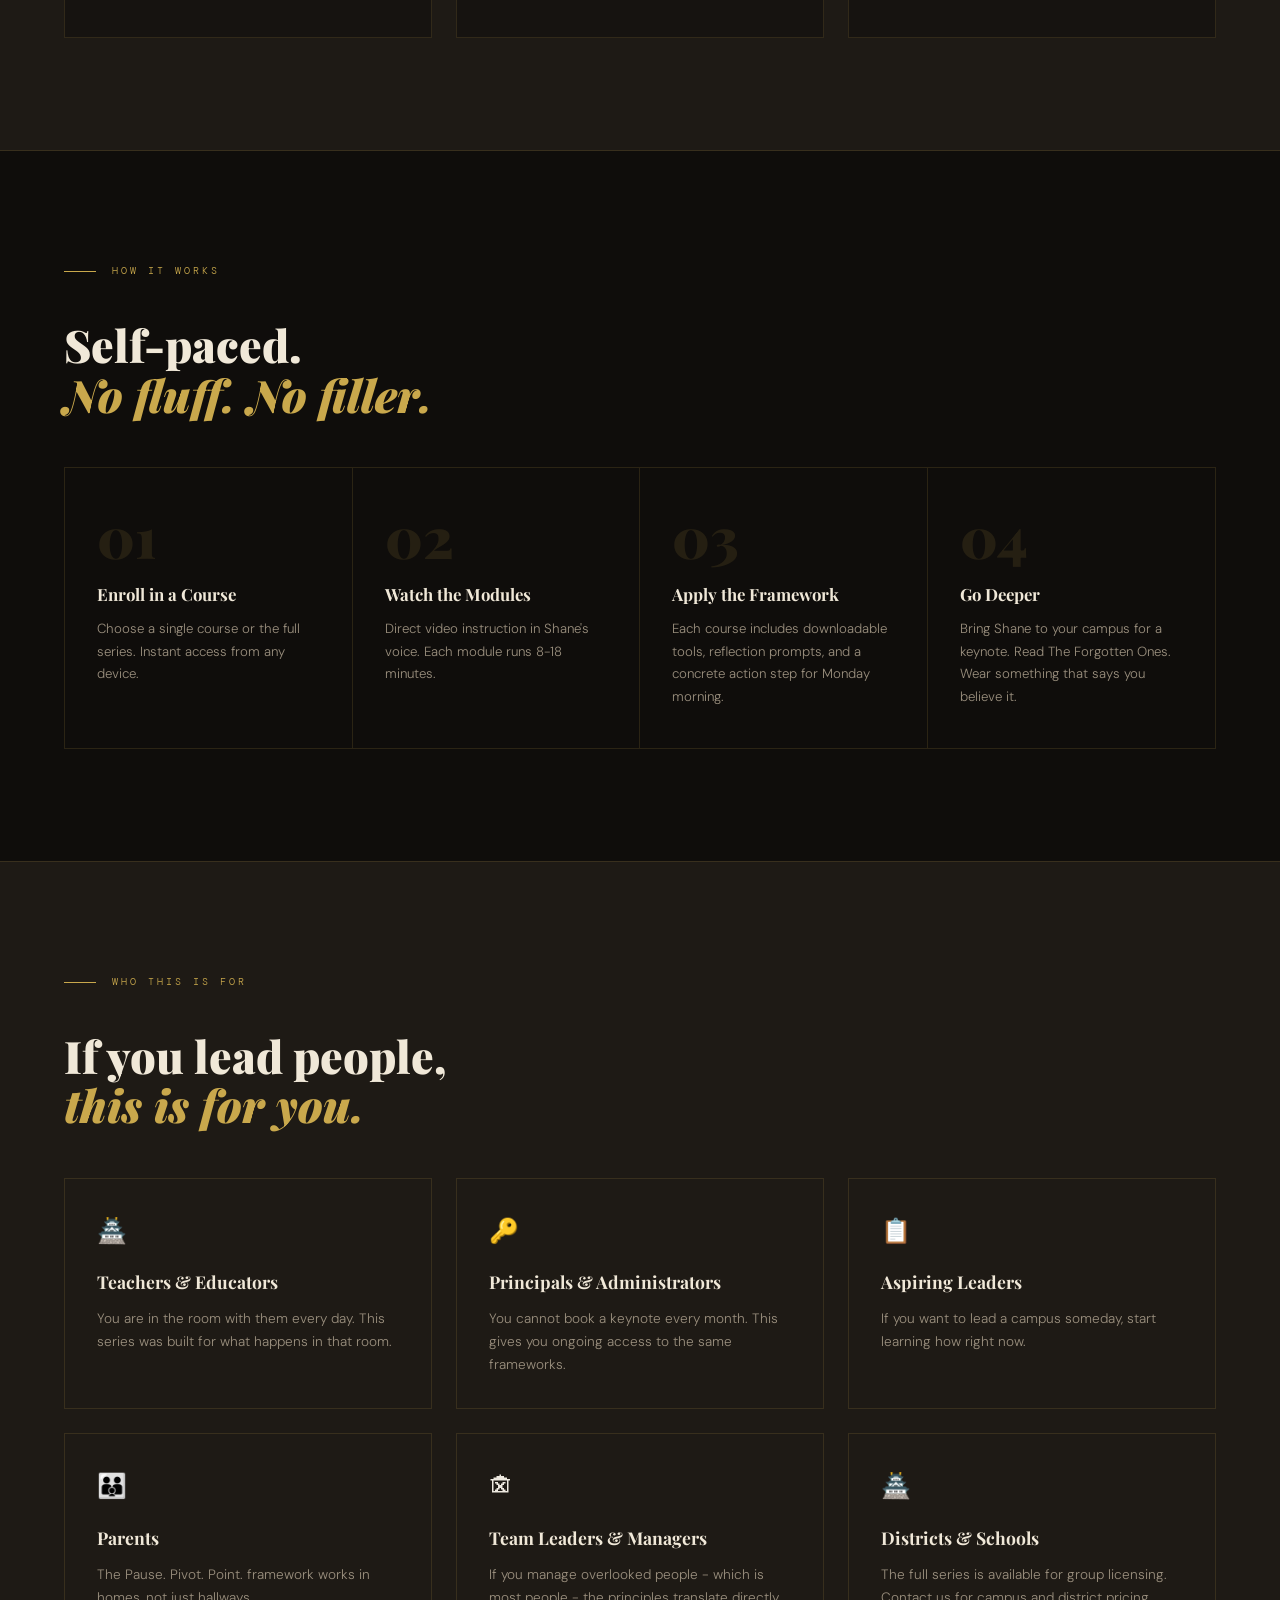
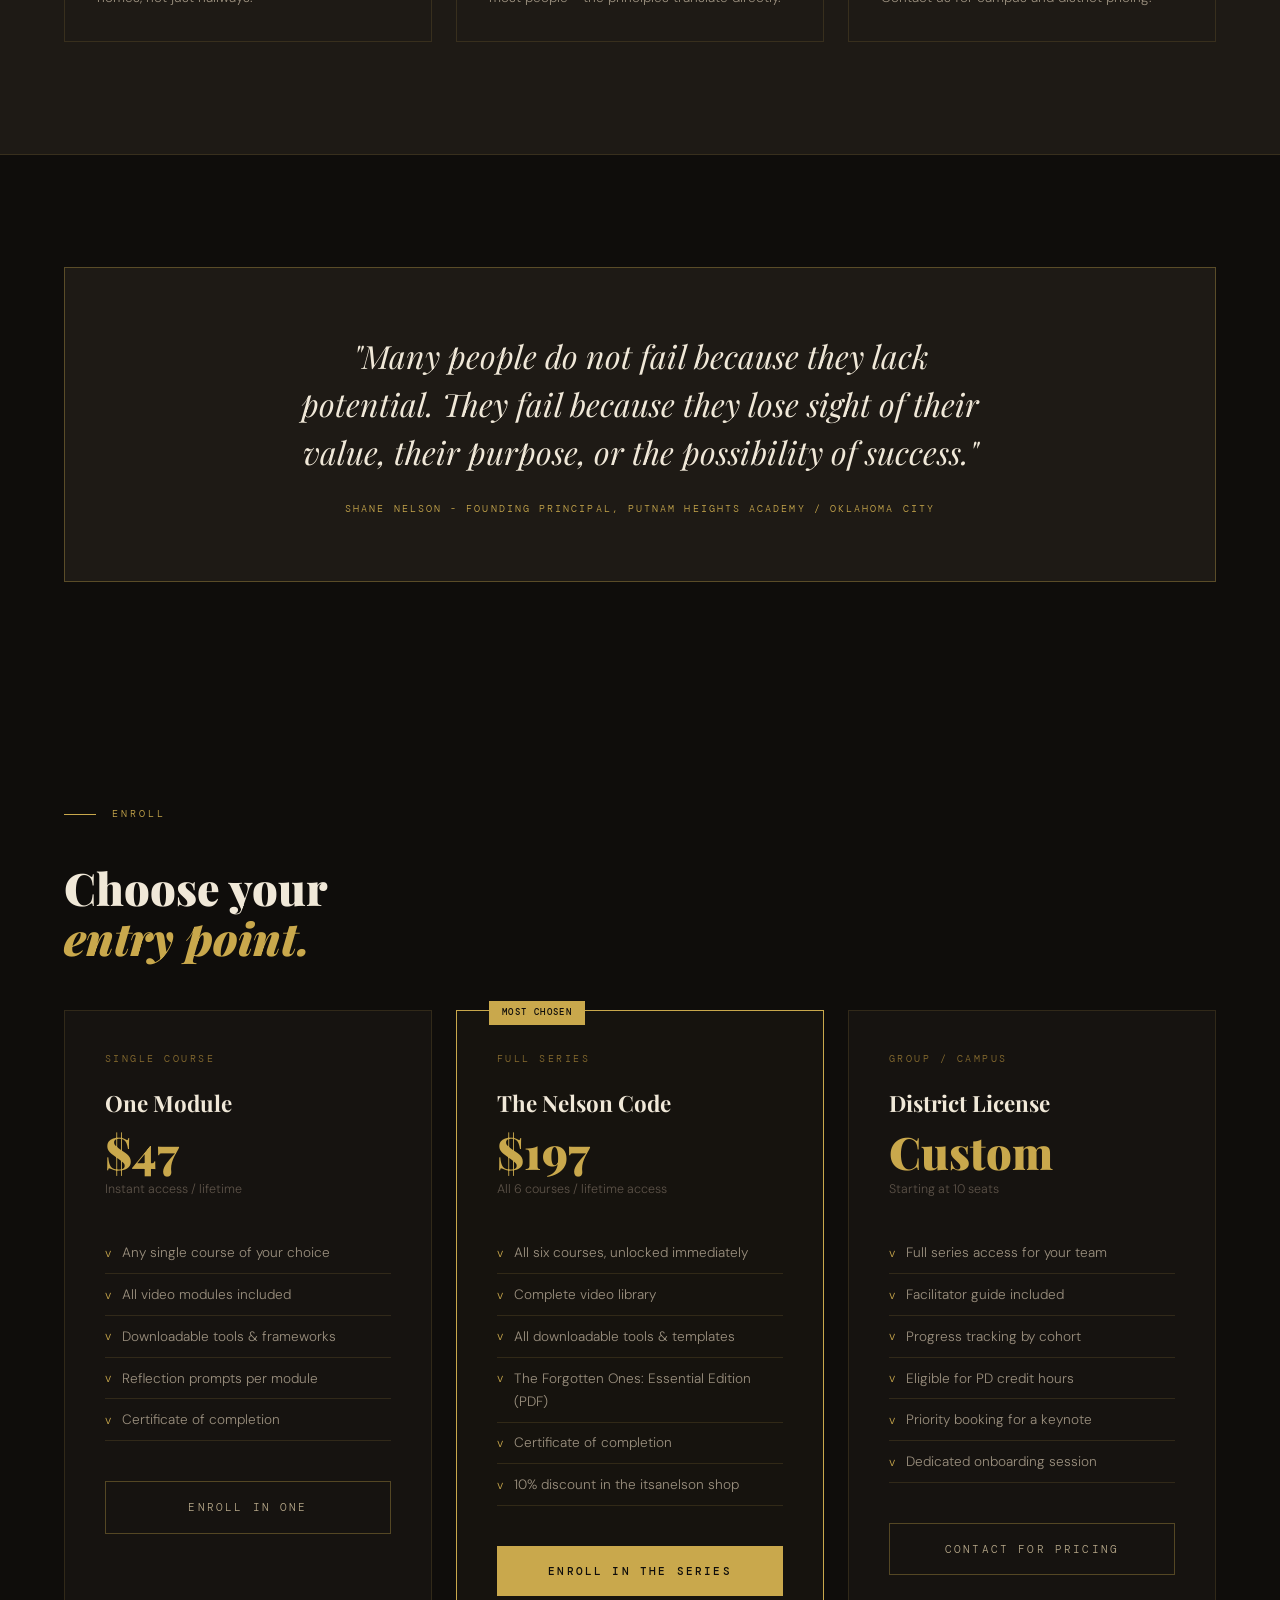
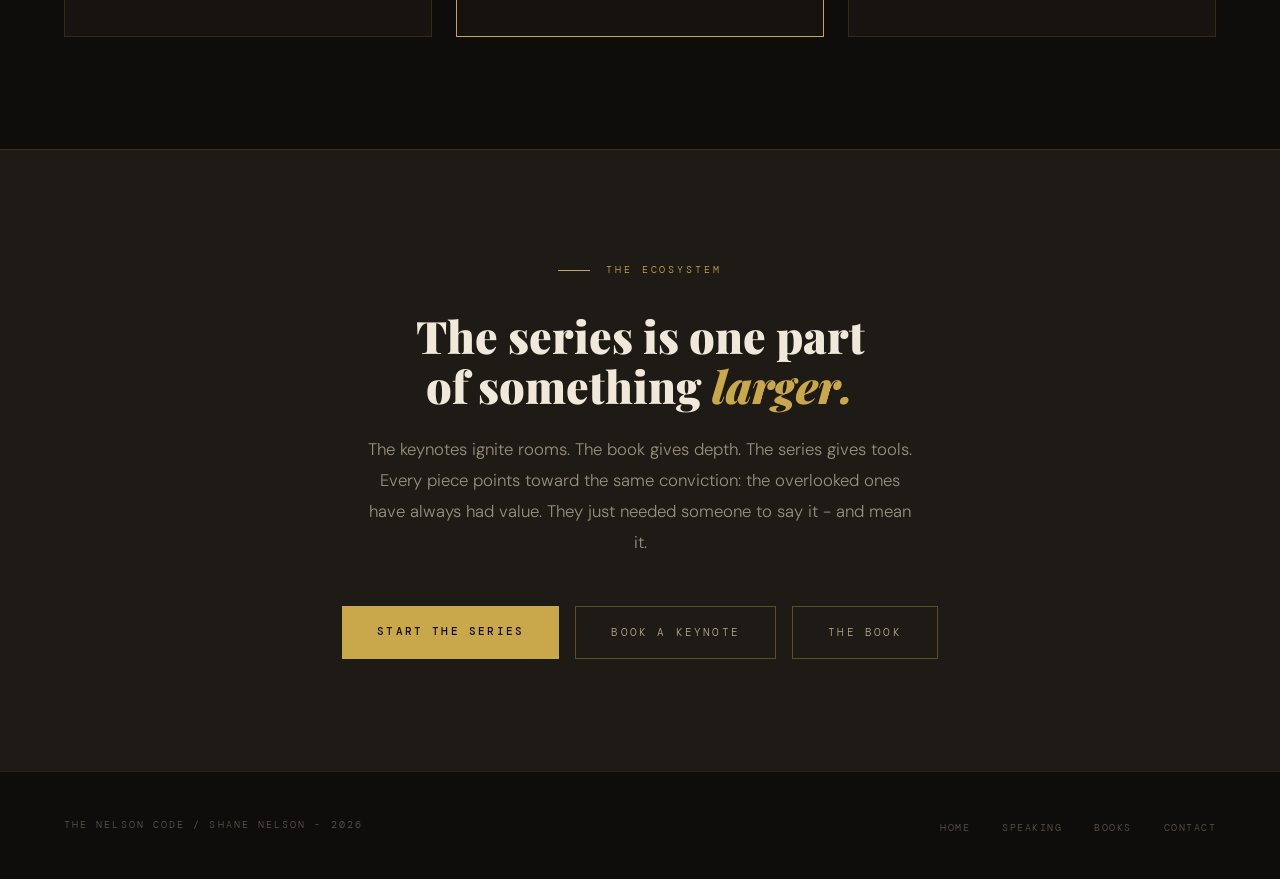
<file: how-to-series.html>
<!DOCTYPE html>
<html lang="en">
<head>
<meta charset="UTF-8">
<meta name="viewport" content="width=device-width, initial-scale=1.0">
<title>The Nelson Code: How To Series</title>
<link href="https://fonts.googleapis.com/css2?family=Playfair+Display:ital,wght@0,400;0,700;0,900;1,400;1,700&family=DM+Sans:wght@300;400;500;600&family=DM+Mono:wght@400;500&display=swap" rel="stylesheet">
<style>
  :root {
    --bg-deep: #0f0d0b;
    --bg-card: #161310;
    --bg-surface: #1e1a15;
    --gold: #c9a84c;
    --gold-light: #e8c96b;
    --gold-dim: #8a6e30;
    --cream: #f0e8d8;
    --cream-dim: #b8a98a;
    --text-primary: #ede8df;
    --text-secondary: #9a8f7e;
    --text-muted: #5c5248;
    --border: rgba(201,168,76,0.15);
    --border-strong: rgba(201,168,76,0.35);
  }
  * { margin: 0; padding: 0; box-sizing: border-box; }
  body { background: var(--bg-deep); color: var(--text-primary); font-family: 'DM Sans', sans-serif; font-weight: 300; line-height: 1.7; overflow-x: hidden; }
  nav { position: fixed; top: 0; left: 0; right: 0; z-index: 100; display: flex; justify-content: space-between; align-items: center; padding: 1.2rem 2.5rem; background: rgba(15,13,11,0.92); backdrop-filter: blur(12px); border-bottom: 1px solid var(--border); }
  .nav-brand { font-family: 'DM Mono', monospace; font-size: 0.7rem; letter-spacing: 0.25em; color: var(--gold); text-transform: uppercase; text-decoration: none; }
  .nav-links { display: flex; gap: 2.5rem; list-style: none; }
  .nav-links a { font-size: 0.72rem; letter-spacing: 0.18em; text-transform: uppercase; color: var(--text-secondary); text-decoration: none; transition: color 0.2s; }
  .nav-links a:hover { color: var(--gold); }
  .hero { min-height: 100vh; display: grid; grid-template-columns: 1fr 1fr; position: relative; overflow: hidden; }
  .hero-left { display: flex; flex-direction: column; justify-content: center; padding: 8rem 4rem 6rem 4rem; position: relative; z-index: 2; }
  .hero-eyebrow { font-family: 'DM Mono', monospace; font-size: 0.65rem; letter-spacing: 0.3em; color: var(--gold); text-transform: uppercase; margin-bottom: 2rem; display: flex; align-items: center; gap: 1rem; }
  .hero-eyebrow::before { content: ''; display: block; width: 2.5rem; height: 1px; background: var(--gold); }
  .hero-headline { font-family: 'Playfair Display', serif; font-size: clamp(2.8rem, 5vw, 4.5rem); font-weight: 900; line-height: 1.05; color: var(--cream); margin-bottom: 0.5rem; }
  .hero-headline em { font-style: italic; color: var(--gold); }
  .hero-sub { font-family: 'Playfair Display', serif; font-size: clamp(1.1rem, 2vw, 1.5rem); font-weight: 400; font-style: italic; color: var(--cream-dim); margin-bottom: 2.5rem; line-height: 1.4; }
  .hero-body { font-size: 1rem; color: var(--text-secondary); max-width: 46ch; margin-bottom: 3rem; line-height: 1.8; }
  .hero-cta { display: flex; gap: 1rem; flex-wrap: wrap; }
  .btn-primary { display: inline-block; background: var(--gold); color: var(--bg-deep); font-family: 'DM Mono', monospace; font-size: 0.68rem; letter-spacing: 0.2em; text-transform: uppercase; padding: 1rem 2.2rem; text-decoration: none; font-weight: 500; transition: background 0.2s, transform 0.15s; }
  .btn-primary:hover { background: var(--gold-light); transform: translateY(-1px); }
  .btn-secondary { display: inline-block; border: 1px solid var(--border-strong); color: var(--cream-dim); font-family: 'DM Mono', monospace; font-size: 0.68rem; letter-spacing: 0.2em; text-transform: uppercase; padding: 1rem 2.2rem; text-decoration: none; transition: border-color 0.2s, color 0.2s; }
  .btn-secondary:hover { border-color: var(--gold); color: var(--gold); }
  .hero-right { position: relative; display: flex; align-items: center; justify-content: center; background: var(--bg-surface); border-left: 1px solid var(--border); }
  .hero-visual { position: relative; width: 340px; }
  .code-card { background: var(--bg-card); border: 1px solid var(--border-strong); padding: 2.5rem; position: relative; }
  .code-card-label { font-family: 'DM Mono', monospace; font-size: 0.6rem; letter-spacing: 0.3em; color: var(--gold-dim); text-transform: uppercase; margin-bottom: 2rem; }
  .tenet-line { display: flex; align-items: flex-start; gap: 1.2rem; padding: 1.2rem 0; border-bottom: 1px solid var(--border); }
  .tenet-line:last-child { border-bottom: none; }
  .tenet-num { font-family: 'DM Mono', monospace; font-size: 0.6rem; color: var(--gold); padding-top: 0.2rem; flex-shrink: 0; width: 1.5rem; }
  .tenet-name { font-family: 'Playfair Display', serif; font-size: 1rem; font-weight: 700; color: var(--cream); margin-bottom: 0.2rem; }
  .tenet-desc { font-size: 0.75rem; color: var(--text-secondary); line-height: 1.5; }
  .motto-band { background: var(--gold); padding: 1.4rem 4rem; display: flex; justify-content: center; align-items: center; gap: 3rem; overflow: hidden; }
  .motto-phrase { font-family: 'Playfair Display', serif; font-size: 1rem; font-style: italic; color: var(--bg-deep); white-space: nowrap; font-weight: 700; }
  .motto-dot { width: 4px; height: 4px; background: rgba(15,13,11,0.4); border-radius: 50%; flex-shrink: 0; }
  section { padding: 7rem 4rem; }
  .section-inner { max-width: 1200px; margin: 0 auto; }
  .section-label { font-family: 'DM Mono', monospace; font-size: 0.62rem; letter-spacing: 0.3em; color: var(--gold); text-transform: uppercase; margin-bottom: 2.5rem; display: flex; align-items: center; gap: 1rem; }
  .section-label::before { content: ''; display: block; width: 2rem; height: 1px; background: var(--gold); }
  .section-headline { font-family: 'Playfair Display', serif; font-size: clamp(2rem, 3.5vw, 3rem); font-weight: 900; line-height: 1.1; color: var(--cream); margin-bottom: 1.5rem; }
  .section-headline em { font-style: italic; color: var(--gold); }
  .two-col { display: grid; grid-template-columns: 1fr 1fr; gap: 5rem; align-items: start; }
  .body-text { font-size: 1.05rem; color: var(--text-secondary); line-height: 1.85; margin-bottom: 1.5rem; }
  .pull-quote { font-family: 'Playfair Display', serif; font-size: 1.35rem; font-style: italic; color: var(--cream-dim); border-left: 3px solid var(--gold); padding-left: 1.8rem; margin: 2.5rem 0; line-height: 1.5; }
  .series-bg { background: var(--bg-surface); border-top: 1px solid var(--border); border-bottom: 1px solid var(--border); }
  .series-grid { display: grid; grid-template-columns: repeat(3, 1fr); gap: 1.5rem; margin-top: 3rem; }
  .series-card { background: var(--bg-card); border: 1px solid var(--border); padding: 2.2rem; position: relative; transition: border-color 0.25s; cursor: pointer; display: block; text-decoration: none; color: inherit; }
  .series-card:hover { border-color: var(--gold-dim); }
  .series-card-num { font-family: 'DM Mono', monospace; font-size: 0.6rem; letter-spacing: 0.2em; color: var(--gold-dim); text-transform: uppercase; margin-bottom: 1rem; }
  .series-card-title { font-family: 'Playfair Display', serif; font-size: 1.25rem; font-weight: 700; color: var(--cream); margin-bottom: 0.6rem; line-height: 1.25; }
  .series-card-sub { font-size: 0.8rem; color: var(--gold-dim); font-style: italic; margin-bottom: 1.2rem; font-family: 'DM Mono', monospace; letter-spacing: 0.05em; }
  .series-card-desc { font-size: 0.88rem; color: var(--text-secondary); line-height: 1.7; margin-bottom: 1.5rem; }
  .series-card-modules { list-style: none; border-top: 1px solid var(--border); padding-top: 1.2rem; }
  .series-card-modules li { font-size: 0.78rem; color: var(--text-muted); padding: 0.35rem 0; padding-left: 1rem; position: relative; line-height: 1.4; }
  .series-card-modules li::before { content: '->'; position: absolute; left: 0; color: var(--gold-dim); font-size: 0.65rem; }
  .series-tag { display: inline-block; font-family: 'DM Mono', monospace; font-size: 0.58rem; letter-spacing: 0.15em; text-transform: uppercase; padding: 0.3rem 0.7rem; background: rgba(201,168,76,0.1); color: var(--gold-dim); border: 1px solid rgba(201,168,76,0.2); margin-bottom: 1.2rem; }
  .steps-row { display: grid; grid-template-columns: repeat(4, 1fr); gap: 0; border: 1px solid var(--border); margin-top: 3rem; }
  .step-block { padding: 2.5rem 2rem; border-right: 1px solid var(--border); position: relative; }
  .step-block:last-child { border-right: none; }
  .step-num { font-family: 'Playfair Display', serif; font-size: 3.5rem; font-weight: 900; color: rgba(201,168,76,0.12); line-height: 1; margin-bottom: 1rem; display: block; }
  .step-title { font-family: 'Playfair Display', serif; font-size: 1.05rem; font-weight: 700; color: var(--cream); margin-bottom: 0.6rem; }
  .step-desc { font-size: 0.83rem; color: var(--text-secondary); line-height: 1.7; }
  .audience-grid { display: grid; grid-template-columns: repeat(3, 1fr); gap: 1.5rem; margin-top: 3rem; }
  .audience-card { border: 1px solid var(--border); padding: 2rem; }
  .audience-icon { font-size: 1.5rem; margin-bottom: 1rem; }
  .audience-title { font-family: 'Playfair Display', serif; font-size: 1.1rem; font-weight: 700; color: var(--cream); margin-bottom: 0.6rem; }
  .audience-desc { font-size: 0.85rem; color: var(--text-secondary); line-height: 1.7; }
  .quote-block { background: var(--bg-surface); border: 1px solid var(--border-strong); padding: 4rem; text-align: center; position: relative; overflow: hidden; }
  .quote-text { font-family: 'Playfair Display', serif; font-size: clamp(1.3rem, 2.5vw, 2rem); font-style: italic; color: var(--cream); line-height: 1.5; max-width: 700px; margin: 0 auto 1.5rem; position: relative; z-index: 1; }
  .quote-source { font-family: 'DM Mono', monospace; font-size: 0.65rem; letter-spacing: 0.2em; color: var(--gold); text-transform: uppercase; }
  .pricing-grid { display: grid; grid-template-columns: repeat(3, 1fr); gap: 1.5rem; margin-top: 3rem; }
  .pricing-card { background: var(--bg-card); border: 1px solid var(--border); padding: 2.5rem; position: relative; }
  .pricing-card.featured { border-color: var(--gold); background: rgba(201,168,76,0.04); }
  .featured-tag { position: absolute; top: -0.6rem; left: 2rem; background: var(--gold); color: var(--bg-deep); font-family: 'DM Mono', monospace; font-size: 0.58rem; letter-spacing: 0.15em; text-transform: uppercase; padding: 0.25rem 0.8rem; font-weight: 500; }
  .pricing-tier { font-family: 'DM Mono', monospace; font-size: 0.62rem; letter-spacing: 0.25em; color: var(--gold-dim); text-transform: uppercase; margin-bottom: 1rem; }
  .pricing-title { font-family: 'Playfair Display', serif; font-size: 1.4rem; font-weight: 700; color: var(--cream); margin-bottom: 0.5rem; }
  .pricing-price { font-family: 'Playfair Display', serif; font-size: 2.8rem; font-weight: 900; color: var(--gold); line-height: 1; margin-bottom: 0.3rem; }
  .pricing-note { font-size: 0.78rem; color: var(--text-muted); margin-bottom: 2rem; }
  .pricing-list { list-style: none; margin-bottom: 2.5rem; }
  .pricing-list li { font-size: 0.85rem; color: var(--text-secondary); padding: 0.55rem 0; border-bottom: 1px solid var(--border); display: flex; gap: 0.7rem; align-items: flex-start; }
  .pricing-list li::before { content: 'v'; color: var(--gold); font-size: 0.75rem; flex-shrink: 0; padding-top: 0.1rem; }
  .final-cta { background: var(--bg-surface); border-top: 1px solid var(--border); padding: 7rem 4rem; text-align: center; }
  .final-cta .section-headline { max-width: 700px; margin: 0 auto 1.5rem; }
  .final-cta .body-text { max-width: 550px; margin: 0 auto 3rem; }
  .footer { background: var(--bg-deep); border-top: 1px solid var(--border); padding: 2.5rem 4rem; display: flex; justify-content: space-between; align-items: center; }
  .footer-brand { font-family: 'DM Mono', monospace; font-size: 0.65rem; letter-spacing: 0.2em; color: var(--text-muted); text-transform: uppercase; }
  .footer-links { display: flex; gap: 2rem; list-style: none; }
  .footer-links a { font-family: 'DM Mono', monospace; font-size: 0.62rem; letter-spacing: 0.15em; text-transform: uppercase; color: var(--text-muted); text-decoration: none; transition: color 0.2s; }
  .footer-links a:hover { color: var(--gold); }
  @media (max-width: 900px) {
    .hero { grid-template-columns: 1fr; }
    .hero-right { display: none; }
    .two-col, .series-grid, .steps-row, .audience-grid, .pricing-grid { grid-template-columns: 1fr; }
    .step-block { border-right: none; border-bottom: 1px solid var(--border); }
    section { padding: 5rem 2rem; }
    nav { padding: 1rem 1.5rem; }
    .motto-band { gap: 1.5rem; padding: 1.2rem 2rem; }
  }
</style>
</head>
<body>
<nav>
  <a href="https://thenelsoncode.com" class="nav-brand">Shane Nelson / The Nelson Code</a>
  <ul class="nav-links">
    <li><a href="#series">The Series</a></li>
    <li><a href="#who">Who It's For</a></li>
    <li><a href="#pricing">Enroll</a></li>
    <li><a href="https://thenelsoncode.com/#speaking">Speaking</a></li>
    <li><a href="https://thenelsoncode.com/#books">Books</a></li>
  </ul>
</nav>
<section class="hero">
  <div class="hero-left">
    <div class="hero-eyebrow">The Nelson Code - Digital Series</div>
    <h1 class="hero-headline"><em>How To</em><br>Lead the<br>Forgotten Ones.</h1>
    <p class="hero-sub">Practical wisdom. Real classrooms. No shortcuts.</p>
    <p class="hero-body">Twenty-seven years. Alternative campuses. Trauma-affected students. Teachers on the edge. This series is what no graduate program tells you - condensed into modules you can use Monday morning.</p>
    <div class="hero-cta">
      <a href="#pricing" class="btn-primary">Enroll Now</a>
      <a href="#series" class="btn-secondary">Browse the Series</a>
    </div>
  </div>
  <div class="hero-right">
    <div class="hero-visual">
      <div class="code-card">
        <div class="code-card-label">The Nelson Code / Core Tenets</div>
        <div class="tenet-line"><span class="tenet-num">01</span><div class="tenet-content"><div class="tenet-name">See Clearly</div><div class="tenet-desc">How you think determines everything that follows.</div></div></div>
        <div class="tenet-line"><span class="tenet-num">02</span><div class="tenet-content"><div class="tenet-name">Move People</div><div class="tenet-desc">You are shaping someone whether you know it or not.</div></div></div>
        <div class="tenet-line"><span class="tenet-num">03</span><div class="tenet-content"><div class="tenet-name">Go Hard</div><div class="tenet-desc">Show up. Do the work. Repeat. No shortcuts.</div></div></div>
        <div class="tenet-line"><span class="tenet-num">04</span><div class="tenet-content"><div class="tenet-name">Stand Firm</div><div class="tenet-desc">Your values aren't a mood. They're a foundation.</div></div></div>
      </div>
    </div>
  </div>
</section>
<div class="motto-band">
  <span class="motto-phrase">I have value.</span><span class="motto-dot"></span>
  <span class="motto-phrase">My life has a purpose.</span><span class="motto-dot"></span>
  <span class="motto-phrase">I will succeed.</span>
</div>
<section>
  <div class="section-inner">
    <div class="section-label">What This Is</div>
    <div class="two-col">
      <div><h2 class="section-headline">The work they don't teach you in<br><em>graduate school.</em></h2></div>
      <div>
        <p class="body-text">Most educator training prepares you for the student who arrives ready. The Nelson Code: How To Series was built for everyone else.</p>
        <div class="pull-quote">"You cannot afford to appease. You are not there to make deals. You are there to feed them their future."</div>
        <p class="body-text">Each module is drawn directly from classrooms, hallways, and hard conversations that actually happened. Practical. Proven. Delivered in Shane's direct, conviction-driven voice.</p>
        <p class="body-text">This is the third pillar of the Nelson Code ecosystem. Where the keynotes ignite rooms - this series hands you the tools.</p>
      </div>
    </div>
  </div>
</section>
<section class="series-bg" id="series">
  <div class="section-inner">
    <div class="section-label">The Full Series</div>
    <h2 class="section-headline">Six courses.<br><em>One philosophy.</em></h2>
    <div class="series-grid">
      <a href="/how-to-see-clearly" class="series-card"><div class="series-card-num">Course 01 / The Nelson Code</div><div class="series-tag">Foundation</div><div class="series-card-title">How To See Clearly</div><div class="series-card-sub">The Art of Noticing What Others Miss</div><p class="series-card-desc">Every overlooked student has a story visible to anyone willing to look. This course trains your perception.</p><ul class="series-card-modules"><li>Why stigma is the most expensive mistake in education</li><li>Reading the room before the lesson begins</li><li>How your assumptions shape their ceiling</li><li>The forgotten ones: who they are and why they matter</li></ul></a>
      <a href="/how-to-build-culture" class="series-card"><div class="series-card-num">Course 02 / The Nelson Code</div><div class="series-tag">Culture</div><div class="series-card-title">How To Build Culture That Lasts</div><div class="series-card-sub">Culture Is a Decision, Not an Accident</div><p class="series-card-desc">A school's culture should outlast any single person in it. This course shows you how to build something durable.</p><ul class="series-card-modules"><li>The motto as infrastructure, not decoration</li><li>Small wins as the engine of self-belief</li><li>Why environment is instruction</li><li>Designing spaces that speak dignity</li></ul></a>
      <a href="/how-to-hold-the-ring" class="series-card"><div class="series-card-num">Course 03 / The Nelson Code</div><div class="series-tag">Classroom Authority</div><div class="series-card-title">How To Hold the Ring</div><div class="series-card-sub">Stop Appeasing. Start Leading.</div><p class="series-card-desc">Appeasement feels like peace. It is surrender. This course confronts the most common failure mode in education.</p><ul class="series-card-modules"><li>PT: what it is, why it spreads, how to end it</li><li>The difference between a deal and a standard</li><li>Managing the 45-minute window with urgency</li><li>When to be firm, when to be flexible, and how to know</li></ul></a>
      <a href="/how-to-move-people" class="series-card"><div class="series-card-num">Course 04 / The Nelson Code</div><div class="series-tag">Student Relationships</div><div class="series-card-title">How To Move People</div><div class="series-card-sub">The Moment-by-Moment Art of Influence</div><p class="series-card-desc">Real influence is not loud. It is consistent, honest, and present. This course teaches the Pause. Pivot. Point. framework.</p><ul class="series-card-modules"><li>The Pause: recognizing the reaction you cannot afford</li><li>The Pivot: choosing the harder, better move</li><li>The Point: naming the lesson so it sticks</li><li>Transparency as a tool: what honesty earns</li></ul></a>
      <a href="/how-to-lead-when-the-system-fails" class="series-card"><div class="series-card-num">Course 05 / The Nelson Code</div><div class="series-tag">Leadership</div><div class="series-card-title">How To Lead When the System Fails</div><div class="series-card-sub">Authority Lives Inside You First</div><p class="series-card-desc">Institutions will let you down. This course prepares you to lead decisively even when the structure around you provides no cover.</p><ul class="series-card-modules"><li>Why waiting for permission is a failure of leadership</li><li>Protecting your teachers when no one else will</li><li>Decision-making under pressure and ambiguity</li><li>The principal interview: what they're really asking</li></ul></a>
      <a href="/how-to-stand-firm" class="series-card"><div class="series-card-num">Course 06 / The Nelson Code</div><div class="series-tag">Identity &amp; Calling</div><div class="series-card-title">How To Stand Firm</div><div class="series-card-sub">Conviction as a Leadership Strategy</div><p class="series-card-desc">In a world of constant pressure to soften your position - this course is about staying planted. Not rigid. Rooted.</p><ul class="series-card-modules"><li>Knowing what you will not trade</li><li>Leading from the motto, not the moment</li><li>How your values become visible to students</li><li>Reinvention without abandoning your foundation</li></ul></a>
    </div>
  </div>
</section>
<section>
  <div class="section-inner">
    <div class="section-label">How It Works</div>
    <h2 class="section-headline">Self-paced.<br><em>No fluff. No filler.</em></h2>
    <div class="steps-row">
      <div class="step-block"><span class="step-num">01</span><div class="step-title">Enroll in a Course</div><p class="step-desc">Choose a single course or the full series. Instant access from any device.</p></div>
      <div class="step-block"><span class="step-num">02</span><div class="step-title">Watch the Modules</div><p class="step-desc">Direct video instruction in Shane's voice. Each module runs 8-18 minutes.</p></div>
      <div class="step-block"><span class="step-num">03</span><div class="step-title">Apply the Framework</div><p class="step-desc">Each course includes downloadable tools, reflection prompts, and a concrete action step for Monday morning.</p></div>
      <div class="step-block"><span class="step-num">04</span><div class="step-title">Go Deeper</div><p class="step-desc">Bring Shane to your campus for a keynote. Read The Forgotten Ones. Wear something that says you believe it.</p></div>
    </div>
  </div>
</section>
<section class="series-bg" id="who">
  <div class="section-inner">
    <div class="section-label">Who This Is For</div>
    <h2 class="section-headline">If you lead people,<br><em>this is for you.</em></h2>
    <div class="audience-grid">
      <div class="audience-card"><div class="audience-icon">&#127983;</div><div class="audience-title">Teachers &amp; Educators</div><p class="audience-desc">You are in the room with them every day. This series was built for what happens in that room.</p></div>
      <div class="audience-card"><div class="audience-icon">&#128273;</div><div class="audience-title">Principals &amp; Administrators</div><p class="audience-desc">You cannot book a keynote every month. This gives you ongoing access to the same frameworks.</p></div>
      <div class="audience-card"><div class="audience-icon">&#128203;</div><div class="audience-title">Aspiring Leaders</div><p class="audience-desc">If you want to lead a campus someday, start learning how right now.</p></div>
      <div class="audience-card"><div class="audience-icon">&#128106;</div><div class="audience-title">Parents</div><p class="audience-desc">The Pause. Pivot. Point. framework works in homes, not just hallways.</p></div>
      <div class="audience-card"><div class="audience-icon">&#127962;</div><div class="audience-title">Team Leaders &amp; Managers</div><p class="audience-desc">If you manage overlooked people - which is most people - the principles translate directly.</p></div>
      <div class="audience-card"><div class="audience-icon">&#127983;</div><div class="audience-title">Districts &amp; Schools</div><p class="audience-desc">The full series is available for group licensing. Contact us for campus and district pricing.</p></div>
    </div>
  </div>
</section>
<section>
  <div class="section-inner">
    <div class="quote-block">
      <p class="quote-text">"Many people do not fail because they lack potential. They fail because they lose sight of their value, their purpose, or the possibility of success."</p>
      <div class="quote-source">Shane Nelson - Founding Principal, Putnam Heights Academy / Oklahoma City</div>
    </div>
  </div>
</section>
<section id="pricing">
  <div class="section-inner">
    <div class="section-label">Enroll</div>
    <h2 class="section-headline">Choose your<br><em>entry point.</em></h2>
    <div class="pricing-grid">
      <div class="pricing-card"><div class="pricing-tier">Single Course</div><div class="pricing-title">One Module</div><div class="pricing-price">$47</div><div class="pricing-note">Instant access / lifetime</div><ul class="pricing-list"><li>Any single course of your choice</li><li>All video modules included</li><li>Downloadable tools &amp; frameworks</li><li>Reflection prompts per module</li><li>Certificate of completion</li></ul><a href="https://payhip.com/thenelsoncode" class="btn-secondary" style="width:100%;text-align:center;display:block;padding:1rem;">Enroll in One</a></div>
      <div class="pricing-card featured"><div class="featured-tag">Most Chosen</div><div class="pricing-tier">Full Series</div><div class="pricing-title">The Nelson Code</div><div class="pricing-price">$197</div><div class="pricing-note">All 6 courses / lifetime access</div><ul class="pricing-list"><li>All six courses, unlocked immediately</li><li>Complete video library</li><li>All downloadable tools &amp; templates</li><li>The Forgotten Ones: Essential Edition (PDF)</li><li>Certificate of completion</li><li>10% discount in the itsanelson shop</li></ul><a href="https://payhip.com/b/952YE" class="btn-primary" style="width:100%;text-align:center;display:block;padding:1rem;">Enroll in the Series</a></div>
      <div class="pricing-card"><div class="pricing-tier">Group / Campus</div><div class="pricing-title">District License</div><div class="pricing-price">Custom</div><div class="pricing-note">Starting at 10 seats</div><ul class="pricing-list"><li>Full series access for your team</li><li>Facilitator guide included</li><li>Progress tracking by cohort</li><li>Eligible for PD credit hours</li><li>Priority booking for a keynote</li><li>Dedicated onboarding session</li></ul><a href="mailto:shane@thenelsoncode.com" class="btn-secondary" style="width:100%;text-align:center;display:block;padding:1rem;">Contact for Pricing</a></div>
    </div>
  </div>
</section>
<div class="final-cta">
  <div class="section-label" style="justify-content:center;margin-bottom:2rem;"><span>The Ecosystem</span></div>
  <h2 class="section-headline">The series is one part<br>of something <em>larger.</em></h2>
  <p class="body-text">The keynotes ignite rooms. The book gives depth. The series gives tools. Every piece points toward the same conviction: the overlooked ones have always had value. They just needed someone to say it - and mean it.</p>
  <div style="display:flex;gap:1rem;justify-content:center;flex-wrap:wrap;">
    <a href="#pricing" class="btn-primary">Start the Series</a>
    <a href="https://thenelsoncode.com/#speaking" class="btn-secondary">Book a Keynote</a>
    <a href="https://thenelsoncode.com/#books" class="btn-secondary">The Book</a>
  </div>
</div>
<footer class="footer">
  <span class="footer-brand">The Nelson Code / Shane Nelson - 2026</span>
  <ul class="footer-links">
    <li><a href="https://thenelsoncode.com">Home</a></li>
    <li><a href="https://thenelsoncode.com/#speaking">Speaking</a></li>
    <li><a href="https://thenelsoncode.com/#books">Books</a></li>
    <li><a href="mailto:shane@thenelsoncode.com">Contact</a></li>
  </ul>
</footer>
</body>
</html>
</file>
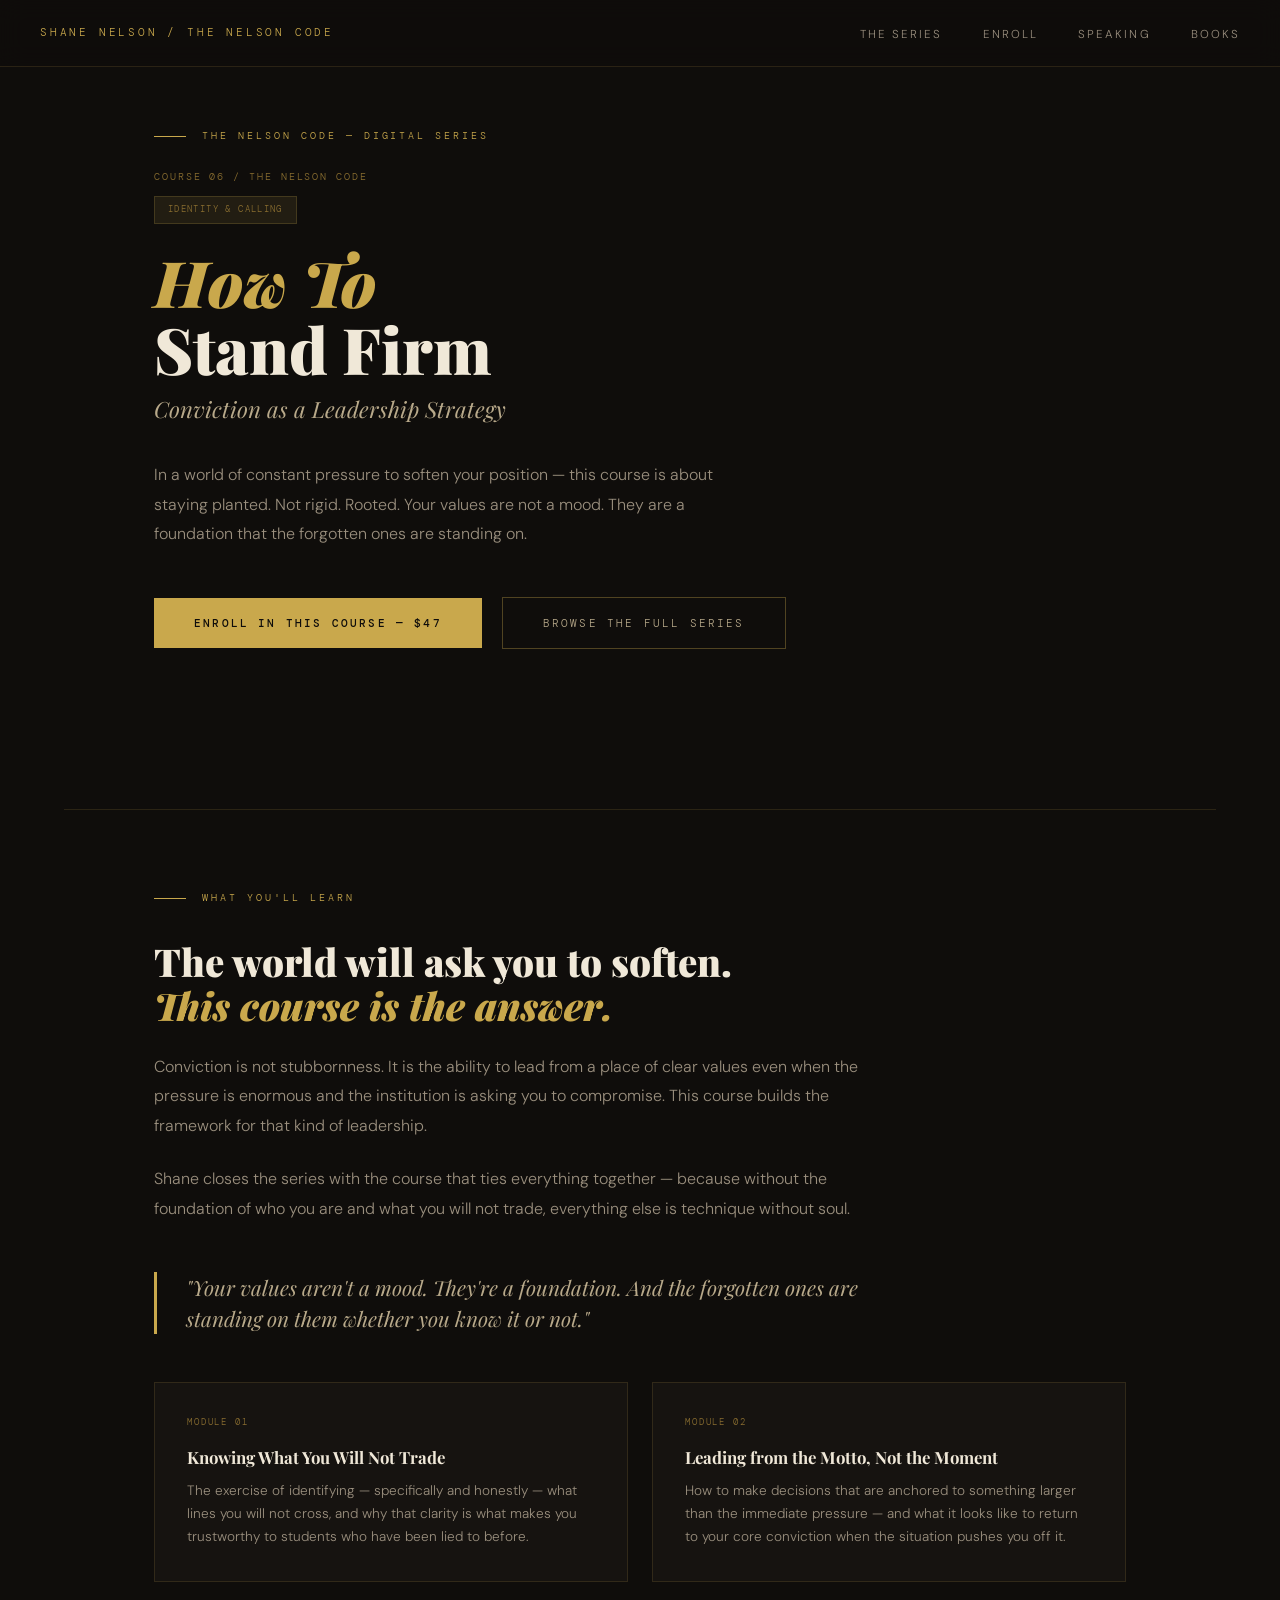
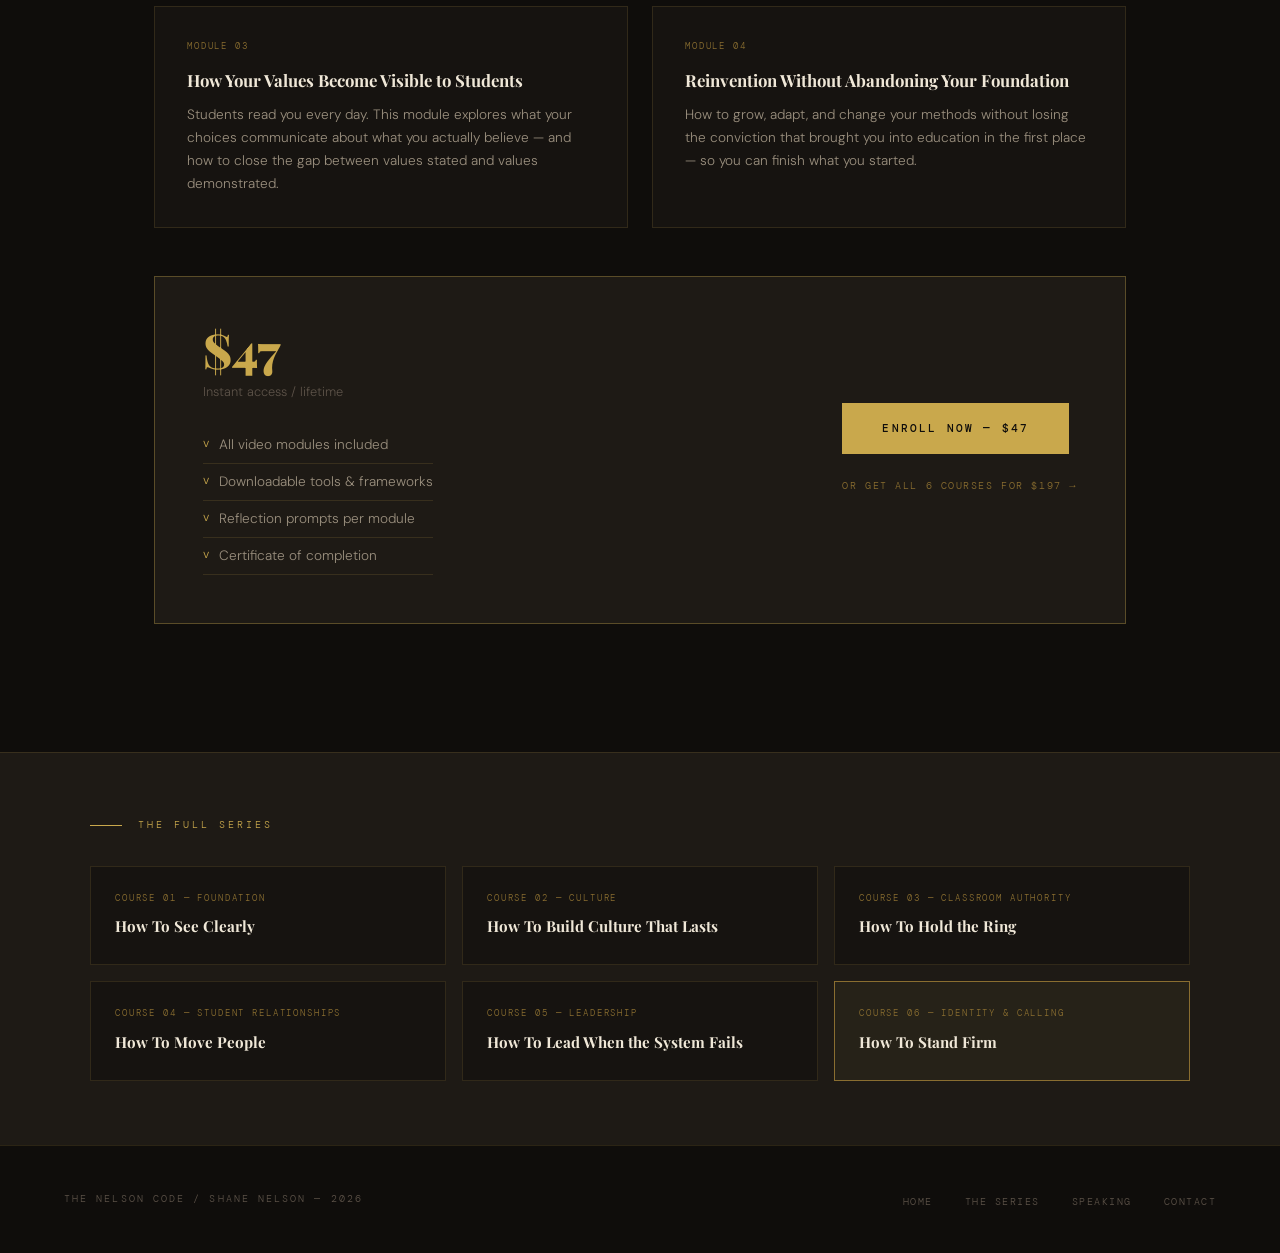
<file: how-to-stand-firm.html>
<!DOCTYPE html>
<html lang="en">
<head>
<meta charset="UTF-8">
<meta name="viewport" content="width=device-width, initial-scale=1.0">
<title>How To Stand Firm — The Nelson Code</title>
<link href="https://fonts.googleapis.com/css2?family=Playfair+Display:ital,wght@0,400;0,700;0,900;1,400;1,700&family=DM+Sans:wght@300;400;500;600&family=DM+Mono:wght@400;500&display=swap" rel="stylesheet">
<style>:root{--bg-deep:#0f0d0b;--bg-card:#161310;--bg-surface:#1e1a15;--gold:#c9a84c;--gold-light:#e8c96b;--gold-dim:#8a6e30;--cream:#f0e8d8;--cream-dim:#b8a98a;--text-primary:#ede8df;--text-secondary:#9a8f7e;--text-muted:#5c5248;--border:rgba(201,168,76,0.15);--border-strong:rgba(201,168,76,0.35)}*{margin:0;padding:0;box-sizing:border-box}body{background:var(--bg-deep);color:var(--text-primary);font-family:'DM Sans',sans-serif;font-weight:300;line-height:1.7;overflow-x:hidden}nav{position:fixed;top:0;left:0;right:0;z-index:100;display:flex;justify-content:space-between;align-items:center;padding:1.2rem 2.5rem;background:rgba(15,13,11,0.92);backdrop-filter:blur(12px);border-bottom:1px solid var(--border)}.nav-brand{font-family:'DM Mono',monospace;font-size:0.7rem;letter-spacing:0.25em;color:var(--gold);text-transform:uppercase;text-decoration:none}.nav-links{display:flex;gap:2.5rem;list-style:none}.nav-links a{font-size:0.72rem;letter-spacing:0.18em;text-transform:uppercase;color:var(--text-secondary);text-decoration:none;transition:color 0.2s}.nav-links a:hover{color:var(--gold)}.hero{padding:8rem 4rem 5rem;max-width:1100px;margin:0 auto}.course-eyebrow{font-family:'DM Mono',monospace;font-size:0.62rem;letter-spacing:0.3em;color:var(--gold);text-transform:uppercase;margin-bottom:1.5rem;display:flex;align-items:center;gap:1rem}.course-eyebrow::before{content:'';display:block;width:2rem;height:1px;background:var(--gold)}.course-num{font-family:'DM Mono',monospace;font-size:0.6rem;letter-spacing:0.2em;color:var(--gold-dim);text-transform:uppercase;margin-bottom:0.5rem}.course-tag{display:inline-block;font-family:'DM Mono',monospace;font-size:0.58rem;letter-spacing:0.15em;text-transform:uppercase;padding:0.3rem 0.8rem;background:rgba(201,168,76,0.1);color:var(--gold-dim);border:1px solid rgba(201,168,76,0.2);margin-bottom:1.5rem}h1{font-family:'Playfair Display',serif;font-size:clamp(2.5rem,5vw,4.5rem);font-weight:900;line-height:1.05;color:var(--cream);margin-bottom:0.5rem}h1 em{font-style:italic;color:var(--gold)}.hero-sub{font-family:'Playfair Display',serif;font-size:clamp(1rem,2vw,1.4rem);font-style:italic;color:var(--cream-dim);margin-bottom:2rem}.hero-body{font-size:1rem;color:var(--text-secondary);max-width:55ch;line-height:1.85;margin-bottom:3rem}.btn-primary{display:inline-block;background:var(--gold);color:var(--bg-deep);font-family:'DM Mono',monospace;font-size:0.68rem;letter-spacing:0.2em;text-transform:uppercase;padding:1rem 2.5rem;text-decoration:none;font-weight:500;transition:background 0.2s,transform 0.15s}.btn-primary:hover{background:var(--gold-light);transform:translateY(-1px)}.btn-secondary{display:inline-block;border:1px solid var(--border-strong);color:var(--cream-dim);font-family:'DM Mono',monospace;font-size:0.68rem;letter-spacing:0.2em;text-transform:uppercase;padding:1rem 2.5rem;text-decoration:none;transition:border-color 0.2s,color 0.2s;margin-left:1rem}.btn-secondary:hover{border-color:var(--gold);color:var(--gold)}.divider{height:1px;background:var(--border);margin:5rem 4rem}.content{padding:0 4rem 5rem;max-width:1100px;margin:0 auto}.section-label{font-family:'DM Mono',monospace;font-size:0.62rem;letter-spacing:0.3em;color:var(--gold);text-transform:uppercase;margin-bottom:2rem;display:flex;align-items:center;gap:1rem}.section-label::before{content:'';display:block;width:2rem;height:1px;background:var(--gold)}h2{font-family:'Playfair Display',serif;font-size:clamp(1.8rem,3vw,2.5rem);font-weight:900;color:var(--cream);margin-bottom:1.5rem;line-height:1.15}h2 em{font-style:italic;color:var(--gold)}.body-text{font-size:1rem;color:var(--text-secondary);line-height:1.85;margin-bottom:1.5rem;max-width:65ch}.modules-grid{display:grid;grid-template-columns:1fr 1fr;gap:1.5rem;margin-top:2.5rem}.module-card{background:var(--bg-card);border:1px solid var(--border);padding:2rem}.module-num{font-family:'DM Mono',monospace;font-size:0.58rem;letter-spacing:0.2em;color:var(--gold-dim);text-transform:uppercase;margin-bottom:0.75rem}.module-title{font-family:'Playfair Display',serif;font-size:1.05rem;font-weight:700;color:var(--cream);margin-bottom:0.5rem}.module-desc{font-size:0.85rem;color:var(--text-secondary);line-height:1.7}.pull-quote{font-family:'Playfair Display',serif;font-size:1.3rem;font-style:italic;color:var(--cream-dim);border-left:3px solid var(--gold);padding-left:1.8rem;margin:3rem 0;line-height:1.5;max-width:60ch}.pricing-block{background:var(--bg-surface);border:1px solid var(--border-strong);padding:3rem;margin:3rem 0;display:flex;justify-content:space-between;align-items:center;gap:2rem;flex-wrap:wrap}.pricing-price{font-family:'Playfair Display',serif;font-size:3rem;font-weight:900;color:var(--gold);line-height:1}.pricing-note{font-size:0.8rem;color:var(--text-muted);margin-top:0.5rem}.pricing-features{list-style:none;margin-top:1.5rem}.pricing-features li{font-size:0.85rem;color:var(--text-secondary);padding:0.4rem 0;border-bottom:1px solid var(--border);display:flex;gap:0.6rem}.pricing-features li::before{content:'v';color:var(--gold);font-size:0.75rem}.series-nav{padding:4rem;background:var(--bg-surface);border-top:1px solid var(--border)}.series-nav-inner{max-width:1100px;margin:0 auto}.series-nav-grid{display:grid;grid-template-columns:repeat(3,1fr);gap:1rem;margin-top:2rem}.series-nav-card{background:var(--bg-card);border:1px solid var(--border);padding:1.5rem;text-decoration:none;transition:border-color 0.2s;display:block}.series-nav-card:hover{border-color:var(--gold-dim)}.series-nav-card.active{border-color:var(--gold-dim);background:rgba(201,168,76,0.05)}.series-nav-num{font-family:'DM Mono',monospace;font-size:0.58rem;letter-spacing:0.2em;color:var(--gold-dim);text-transform:uppercase;margin-bottom:0.5rem;display:block}.series-nav-title{font-family:'Playfair Display',serif;font-size:0.95rem;font-weight:700;color:var(--cream)}footer{background:var(--bg-deep);border-top:1px solid var(--border);padding:2.5rem 4rem;display:flex;justify-content:space-between;align-items:center}.footer-brand{font-family:'DM Mono',monospace;font-size:0.65rem;letter-spacing:0.2em;color:var(--text-muted);text-transform:uppercase}.footer-links{display:flex;gap:2rem;list-style:none}.footer-links a{font-family:'DM Mono',monospace;font-size:0.62rem;letter-spacing:0.15em;text-transform:uppercase;color:var(--text-muted);text-decoration:none;transition:color 0.2s}.footer-links a:hover{color:var(--gold)}@media(max-width:768px){.hero,.content{padding:7rem 1.5rem 3rem}.modules-grid{grid-template-columns:1fr}.series-nav{padding:3rem 1.5rem}.pricing-block{flex-direction:column}.series-nav-grid{grid-template-columns:1fr 1fr}.footer{padding:2rem 1.5rem;flex-direction:column;gap:1rem;text-align:center}}</style>
</head>
<body>
<nav>
  <a href="https://thenelsoncode.com" class="nav-brand">Shane Nelson / The Nelson Code</a>
  <ul class="nav-links">
    <li><a href="/how-to-series">The Series</a></li>
    <li><a href="/how-to-series#pricing">Enroll</a></li>
    <li><a href="https://thenelsoncode.com/#speaking">Speaking</a></li>
    <li><a href="https://thenelsoncode.com/#books">Books</a></li>
  </ul>
</nav>
<section class="hero">
  <div class="course-eyebrow">The Nelson Code — Digital Series</div>
  <div class="course-num">Course 06 / The Nelson Code</div>
  <div class="course-tag">Identity &amp; Calling</div>
  <h1><em>How To</em><br>Stand Firm</h1>
  <p class="hero-sub">Conviction as a Leadership Strategy</p>
  <p class="hero-body">In a world of constant pressure to soften your position — this course is about staying planted. Not rigid. Rooted. Your values are not a mood. They are a foundation that the forgotten ones are standing on.</p>
  <a href="https://payhip.com/b/nKG4Q" class="btn-primary">Enroll in This Course — $47</a>
  <a href="/how-to-series" class="btn-secondary">Browse the Full Series</a>
</section>
<div class="divider"></div>
<section class="content">
  <div class="section-label">What You'll Learn</div>
  <h2>The world will ask you to soften.<br><em>This course is the answer.</em></h2>
  <p class="body-text">Conviction is not stubbornness. It is the ability to lead from a place of clear values even when the pressure is enormous and the institution is asking you to compromise. This course builds the framework for that kind of leadership.</p>
  <p class="body-text">Shane closes the series with the course that ties everything together — because without the foundation of who you are and what you will not trade, everything else is technique without soul.</p>
  <div class="pull-quote">"Your values aren't a mood. They're a foundation. And the forgotten ones are standing on them whether you know it or not."</div>
  <div class="modules-grid">
    <div class="module-card">
      <div class="module-num">Module 01</div>
      <div class="module-title">Knowing What You Will Not Trade</div>
      <p class="module-desc">The exercise of identifying — specifically and honestly — what lines you will not cross, and why that clarity is what makes you trustworthy to students who have been lied to before.</p>
    </div>
    <div class="module-card">
      <div class="module-num">Module 02</div>
      <div class="module-title">Leading from the Motto, Not the Moment</div>
      <p class="module-desc">How to make decisions that are anchored to something larger than the immediate pressure — and what it looks like to return to your core conviction when the situation pushes you off it.</p>
    </div>
    <div class="module-card">
      <div class="module-num">Module 03</div>
      <div class="module-title">How Your Values Become Visible to Students</div>
      <p class="module-desc">Students read you every day. This module explores what your choices communicate about what you actually believe — and how to close the gap between values stated and values demonstrated.</p>
    </div>
    <div class="module-card">
      <div class="module-num">Module 04</div>
      <div class="module-title">Reinvention Without Abandoning Your Foundation</div>
      <p class="module-desc">How to grow, adapt, and change your methods without losing the conviction that brought you into education in the first place — so you can finish what you started.</p>
    </div>
  </div>
  <div class="pricing-block">
    <div class="pricing-info">
      <div class="pricing-price">$47</div>
      <div class="pricing-note">Instant access / lifetime</div>
      <ul class="pricing-features">
        <li>All video modules included</li>
        <li>Downloadable tools &amp; frameworks</li>
        <li>Reflection prompts per module</li>
        <li>Certificate of completion</li>
      </ul>
    </div>
    <div>
      <a href="https://payhip.com/b/nKG4Q" class="btn-primary">Enroll Now — $47</a>
      <div style="margin-top:1rem;text-align:center"><a href="/how-to-series#pricing" style="font-family:'DM Mono',monospace;font-size:0.65rem;letter-spacing:0.15em;text-transform:uppercase;color:var(--gold-dim);text-decoration:none">Or get all 6 courses for $197 →</a></div>
    </div>
  </div>
</section>
<section class="series-nav">
  <div class="series-nav-inner">
    <div class="section-label">The Full Series</div>
    <div class="series-nav-grid">
      <a href="/how-to-see-clearly" class="series-nav-card"><span class="series-nav-num">Course 01 — Foundation</span><div class="series-nav-title">How To See Clearly</div></a>
      <a href="/how-to-build-culture" class="series-nav-card"><span class="series-nav-num">Course 02 — Culture</span><div class="series-nav-title">How To Build Culture That Lasts</div></a>
      <a href="/how-to-hold-the-ring" class="series-nav-card"><span class="series-nav-num">Course 03 — Classroom Authority</span><div class="series-nav-title">How To Hold the Ring</div></a>
      <a href="/how-to-move-people" class="series-nav-card"><span class="series-nav-num">Course 04 — Student Relationships</span><div class="series-nav-title">How To Move People</div></a>
      <a href="/how-to-lead-when-the-system-fails" class="series-nav-card"><span class="series-nav-num">Course 05 — Leadership</span><div class="series-nav-title">How To Lead When the System Fails</div></a>
      <a href="/how-to-stand-firm" class="series-nav-card active"><span class="series-nav-num">Course 06 — Identity &amp; Calling</span><div class="series-nav-title">How To Stand Firm</div></a>
    </div>
  </div>
</section>
<footer>
  <span class="footer-brand">The Nelson Code / Shane Nelson — 2026</span>
  <ul class="footer-links">
    <li><a href="https://thenelsoncode.com">Home</a></li>
    <li><a href="/how-to-series">The Series</a></li>
    <li><a href="https://thenelsoncode.com/#speaking">Speaking</a></li>
    <li><a href="mailto:shane@thenelsoncode.com">Contact</a></li>
  </ul>
</footer>
</body>
</html>
</file>
<file: style.css>
*, *::before, *::after { box-sizing: border-box; margin: 0; padding: 0; }
:root { --gold: #b8972a; --gold-light: #d4af55; --cream: #f5efe6; --dark: #1a1612; --dark-2: #221e19; --dark-3: #2d2820; --text: #c8bfb0; --text-dim: #7a6f62; --border: rgba(184,151,42,0.18); --font-serif: 'Cormorant Garamond', Georgia, serif; --font-sans: 'Inter', system-ui, sans-serif; --nav-h: 64px; --max: 1200px; --ease: cubic-bezier(0.25, 0.46, 0.45, 0.94); }
html { scroll-behavior: smooth; }
body { background: var(--dark); color: var(--text); font-family: var(--font-sans); font-size: 16px; line-height: 1.7; -webkit-font-smoothing: antialiased; overflow-x: hidden; }
img { max-width: 100%; display: block; } a { color: inherit; text-decoration: none; } button { cursor: pointer; border: none; background: none; font-family: inherit; }
.section-label { font-family: var(--font-sans); font-size: 11px; font-weight: 500; letter-spacing: 0.2em; text-transform: uppercase; color: var(--gold); margin-bottom: 1.25rem; }
.section-title { font-family: var(--font-serif); font-size: clamp(2.4rem, 5vw, 3.6rem); font-weight: 300; line-height: 1.1; color: var(--cream); margin-bottom: 1.5rem; }
.section-intro { font-size: 1.05rem; line-height: 1.8; color: var(--text); max-width: 680px; margin-bottom: 3.5rem; }
.btn { display: inline-block; font-family: var(--font-sans); font-size: 11px; font-weight: 500; letter-spacing: 0.18em; text-transform: uppercase; padding: 14px 28px; transition: all 0.25s var(--ease); white-space: nowrap; }
.btn--gold { background: var(--gold); color: var(--dark); } .btn--gold:hover { background: var(--gold-light); }
.btn--ghost { border: 1px solid rgba(184,151,42,0.4); color: var(--gold); } .btn--ghost:hover { border-color: var(--gold); background: rgba(184,151,42,0.08); }
.btn--full { width: 100%; text-align: center; }
.nav { position: fixed; top: 0; left: 0; right: 0; z-index: 100; height: var(--nav-h); display: flex; align-items: center; justify-content: space-between; padding: 0 40px; transition: background 0.35s var(--ease), box-shadow 0.35s var(--ease); }
.nav.scrolled { background: rgba(26,22,18,0.96); backdrop-filter: blur(12px); box-shadow: 0 1px 0 var(--border); }
.nav__brand { display: flex; flex-direction: column; line-height: 1.2; }
.nav__name { font-family: var(--font-serif); font-size: 1.1rem; font-weight: 400; color: var(--cream); }
.nav__sub { font-size: 9px; font-weight: 500; letter-spacing: 0.22em; text-transform: uppercase; color: var(--gold); }
.nav__links { display: flex; align-items: center; gap: 36px; }
.nav__links a { font-size: 10.5px; font-weight: 500; letter-spacing: 0.18em; text-transform: uppercase; color: var(--text); transition: color 0.2s; }
.nav__links a:hover { color: var(--cream); }
.nav__cta { background: var(--gold) !important; color: var(--dark) !important; padding: 10px 20px; }
.nav__cta:hover { background: var(--gold-light) !important; }
.nav__toggle { display: none; flex-direction: column; gap: 5px; padding: 4px; }
.nav__toggle span { display: block; width: 22px; height: 1.5px; background: var(--cream); transition: all 0.3s var(--ease); transform-origin: center; }
.nav__toggle.open span:nth-child(1) { transform: translateY(6.5px) rotate(45deg); }
.nav__toggle.open span:nth-child(2) { opacity: 0; }
.nav__toggle.open span:nth-child(3) { transform: translateY(-6.5px) rotate(-45deg); }
.nav__mobile { display: none; position: fixed; top: var(--nav-h); left: 0; right: 0; background: rgba(26,22,18,0.98); backdrop-filter: blur(12px); flex-direction: column; padding: 28px 40px 36px; border-top: 1px solid var(--border); transform: translateY(-8px); opacity: 0; pointer-events: none; transition: all 0.3s var(--ease); }
.nav__mobile.open { opacity: 1; transform: translateY(0); pointer-events: all; }
.nav__mobile a { font-size: 11px; font-weight: 500; letter-spacing: 0.2em; text-transform: uppercase; color: var(--text); padding: 14px 0; border-bottom: 1px solid var(--border); transition: color 0.2s; display: block; }
.nav__mobile a:last-child { border-bottom: none; } .nav__mobile a:hover { color: var(--cream); }
.hero { min-height: 100vh; padding-top: var(--nav-h); display: grid; grid-template-columns: 1fr 1fr; align-items: center; max-width: var(--max); margin: 0 auto; padding-left: 80px; padding-right: 80px; gap: 60px; position: relative; }
.hero__content { padding: 60px 0; }
.hero__eyebrow { font-size: 10.5px; font-weight: 500; letter-spacing: 0.22em; text-transform: uppercase; color: var(--gold); margin-bottom: 1.5rem; }
.hero__name { font-family: var(--font-serif); font-size: clamp(4.5rem, 9vw, 7.5rem); font-weight: 300; line-height: 0.95; color: var(--cream); margin-bottom: 1.75rem; }
.hero__tagline { font-family: var(--font-serif); font-size: 1.35rem; font-weight: 300; font-style: italic; color: var(--text); line-height: 1.55; margin-bottom: 2.5rem; }
.hero__actions { display: flex; gap: 16px; flex-wrap: wrap; }
.hero__photo { display: flex; align-items: center; justify-content: center; }
.hero__photo-img { width: min(380px,100%); display: block; }
.hero__photo-frame { width: min(380px,100%); aspect-ratio: 3/4; background: var(--dark-3); border: 1px solid var(--border); display: flex; flex-direction: column; align-items: center; justify-content: center; gap: 20px; position: relative; }
.hero__photo-frame::before { content: ''; position: absolute; inset: 12px; border: 1px solid rgba(184,151,42,0.1); pointer-events: none; }
.hero__monogram { font-family: var(--font-serif); font-size: 4.5rem; font-weight: 300; color: var(--gold); letter-spacing: 0.1em; opacity: 0.7; }
.hero__photo-label { font-size: 9.5px; font-weight: 500; letter-spacing: 0.25em; text-transform: uppercase; color: var(--text-dim); }
.hero__scroll { position: absolute; bottom: 36px; left: 50%; transform: translateX(-50%); display: flex; flex-direction: column; align-items: center; gap: 10px; font-size: 9px; letter-spacing: 0.2em; text-transform: uppercase; color: var(--text-dim); transition: color 0.2s; }
.hero__scroll:hover { color: var(--gold); }
.hero__scroll-line { width: 1px; height: 48px; background: linear-gradient(to bottom, var(--gold), transparent); animation: scrollPulse 2s ease-in-out infinite; }
@keyframes scrollPulse { 0%,100%{opacity:0.4}50%{opacity:1} }
.stats { display: flex; align-items: center; justify-content: center; background: var(--dark-2); border-top: 1px solid var(--border); border-bottom: 1px solid var(--border); padding: 48px 40px; }
.stats__item { flex: 1; display: flex; flex-direction: column; align-items: center; gap: 8px; text-align: center; padding: 0 40px; }
.stats__num { font-family: var(--font-serif); font-size: clamp(2.8rem,5vw,4rem); font-weight: 300; color: var(--gold); line-height: 1; }
.stats__label { font-size: 10px; font-weight: 500; letter-spacing: 0.2em; text-transform: uppercase; color: var(--text-dim); }
.stats__divider { width: 1px; height: 60px; background: var(--border); flex-shrink: 0; }
.speaking { max-width: var(--max); margin: 0 auto; padding: 120px 80px; }
.keynotes { display: grid; grid-template-columns: repeat(3,1fr); gap: 2px; margin-bottom: 60px; background: var(--border); }
.keynote { background: var(--dark); padding: 48px 36px; display: flex; flex-direction: column; gap: 16px; transition: background 0.3s var(--ease); }
.keynote:hover { background: var(--dark-2); }
.keynote__num { font-family: var(--font-serif); font-size: 0.85rem; color: var(--gold); }
.keynote__title { font-family: var(--font-serif); font-size: 1.75rem; font-weight: 300; color: var(--cream); line-height: 1.2; }
.keynote__audience { font-size: 9.5px; font-weight: 500; letter-spacing: 0.18em; text-transform: uppercase; color: var(--gold); opacity: 0.7; }
.keynote__body { font-size: 0.95rem; line-height: 1.75; color: var(--text); flex-grow: 1; }
.keynote__tenets { display: flex; gap: 8px; flex-wrap: wrap; margin-top: 8px; }
.keynote__tenets span { font-size: 9px; font-weight: 500; letter-spacing: 0.18em; text-transform: uppercase; color: var(--text-dim); border: 1px solid var(--border); padding: 5px 12px; }
.speaking__cta { text-align: center; }
.code { background: var(--dark-2); border-top: 1px solid var(--border); border-bottom: 1px solid var(--border); padding: 120px 40px; }
.code__inner { max-width: var(--max); margin: 0 auto; padding: 0 40px; }
.tenets { display: grid; grid-template-columns: repeat(4,1fr); gap: 2px; background: var(--border); margin-top: 60px; }
.tenet { background: var(--dark-2); padding: 48px 32px; display: flex; flex-direction: column; gap: 16px; transition: background 0.3s var(--ease); }
.tenet:hover { background: var(--dark-3); }
.tenet__roman { font-family: var(--font-serif); font-size: 1.5rem; color: var(--gold); opacity: 0.6; font-style: italic; }
.tenet__name { font-family: var(--font-serif); font-size: 1.6rem; font-weight: 300; color: var(--cream); }
.tenet__desc { font-size: 0.92rem; line-height: 1.7; color: var(--text); }
.about { max-width: var(--max); margin: 0 auto; padding: 120px 80px; display: grid; grid-template-columns: 1fr 1.4fr; gap: 80px; align-items: start; }
.about__photo-frame { aspect-ratio: 3/4; background: var(--dark-3); border: 1px solid var(--border); display: flex; flex-direction: column; align-items: center; justify-content: center; gap: 20px; position: relative; }
.about__photo-frame::before { content: ''; position: absolute; inset: 12px; border: 1px solid rgba(184,151,42,0.08); pointer-events: none; }
.about__monogram { font-family: var(--font-serif); font-size: 4rem; font-weight: 300; color: var(--gold); opacity: 0.6; }
.about__photo-caption { font-size: 9px; letter-spacing: 0.22em; text-transform: uppercase; color: var(--text-dim); }
.about__content { padding-top: 20px; }
.about__content p { margin-bottom: 1.25rem; font-size: 1.02rem; line-height: 1.8; }
.about__quote { border-left: 2px solid var(--gold); padding: 4px 0 4px 24px; margin: 2rem 0 2.5rem; }
.about__quote p { font-family: var(--font-serif); font-size: 1.35rem; font-style: italic; font-weight: 300; color: var(--cream); line-height: 1.5; margin-bottom: 0.75rem !important; }
.about__quote cite { font-size: 9.5px; font-weight: 500; letter-spacing: 0.2em; text-transform: uppercase; color: var(--gold); font-style: normal; }
.books { background: var(--dark-2); border-top: 1px solid var(--border); padding: 120px 40px; }
.books__inner { max-width: var(--max); margin: 0 auto; padding: 0 40px; }
.books__grid { display: grid; grid-template-columns: 1fr 1fr; gap: 2px; background: var(--border); margin-bottom: 2px; }
.book { background: var(--dark-2); padding: 48px; display: flex; gap: 36px; align-items: flex-start; }
.book__cover { flex-shrink: 0; width: 120px; aspect-ratio: 2/3; background: linear-gradient(160deg,var(--dark-3),#0d0b08); border: 1px solid var(--border); display: flex; flex-direction: column; align-items: center; justify-content: center; padding: 14px 10px; text-align: center; gap: 8px; }
.book__cover--2 { background: linear-gradient(160deg,#1e1a14,#0a0806); }
.book__cover--3 { background: linear-gradient(160deg,#131210,#080706); }
.book__cover--4 { background: linear-gradient(160deg,#1a1510,#0c0a07); border-color: rgba(184,151,42,0.3); }
.book__cover--5 { background: linear-gradient(160deg,#0e1214,#070a0c); }
.book__cover-motto { font-family: var(--font-serif); font-size: 0.6rem; font-style: italic; font-weight: 300; color: var(--gold); opacity: 0.8; line-height: 1.3; }
.book__cover-title { font-family: var(--font-serif); font-size: 0.72rem; color: var(--cream); line-height: 1.3; }
.book__cover-ed { font-size: 8px; letter-spacing: 0.15em; text-transform: uppercase; color: var(--gold); opacity: 0.7; }
.book__info { flex-grow: 1; display: flex; flex-direction: column; gap: 10px; }
.book__badge { font-size: 9px; font-weight: 500; letter-spacing: 0.18em; text-transform: uppercase; color: var(--gold); border: 1px solid var(--border); padding: 4px 12px; display: inline-block; }
.book__badge--later { color: var(--text-dim); border-color: rgba(184,151,42,0.12); }
.book__badge--done { color: #7ab87a; border-color: rgba(122,184,122,0.3); }
.book__info h3 { font-family: var(--font-serif); font-size: 1.5rem; font-weight: 300; color: var(--cream); }
.book__edition { font-family: var(--font-serif); font-size: 0.92rem; font-style: italic; font-weight: 300; color: var(--gold); opacity: 0.75; }
.book__info p { font-size: 0.93rem; line-height: 1.75; color: var(--text); }
.books__notify { background: var(--dark); border: 1px solid var(--border); padding: 60px 48px; margin-top: 60px; text-align: center; }
.books__notify h3 { font-family: var(--font-serif); font-size: 2rem; font-weight: 300; color: var(--cream); margin-bottom: 0.75rem; }
.books__notify p { font-size: 0.95rem; color: var(--text); margin-bottom: 2rem; }
.notify-form__row { display: flex; max-width: 480px; margin: 0 auto; }
.notify-form__row input { flex: 1; background: var(--dark-2); border: 1px solid var(--border); border-right: none; color: var(--cream); padding: 14px 20px; font-size: 0.9rem; font-family: var(--font-sans); outline: none; }
.notify-form__row input::placeholder { color: var(--text-dim); }
.contact { max-width: var(--max); margin: 0 auto; padding: 120px 80px; display: grid; grid-template-columns: 1fr 1.4fr; gap: 80px; align-items: start; }
.contact__intro { padding-top: 20px; }
.contact__intro p { font-size: 1.02rem; line-height: 1.8; margin-bottom: 2.5rem; }
.contact__details { list-style: none; }
.contact__details li { display: flex; flex-direction: column; gap: 4px; padding: 18px 0; border-bottom: 1px solid var(--border); font-size: 0.92rem; }
.contact__details li:first-child { border-top: 1px solid var(--border); }
.contact__detail-label { font-size: 9.5px; font-weight: 500; letter-spacing: 0.18em; text-transform: uppercase; color: var(--gold); }
.contact-form { display: flex; flex-direction: column; gap: 20px; padding-top: 59px; }
.form-row { display: grid; grid-template-columns: 1fr 1fr; gap: 20px; }
.form-field { display: flex; flex-direction: column; gap: 8px; }
.form-field label { font-size: 9.5px; font-weight: 500; letter-spacing: 0.18em; text-transform: uppercase; color: var(--gold); }
.form-field input,.form-field textarea { background: var(--dark-2); border: 1px solid var(--border); color: var(--cream); padding: 14px 16px; font-size: 0.9rem; font-family: var(--font-sans); outline: none; transition: border-color 0.2s; width: 100%; resize: none; }
.form-field input:focus,.form-field textarea:focus { border-color: var(--gold); }
.form-field input::placeholder,.form-field textarea::placeholder { color: var(--text-dim); }
.form-success { font-size: 0.88rem; color: var(--gold); text-align: center; padding-top: 12px; min-height: 24px; }
.footer { background: var(--dark-2); border-top: 1px solid var(--border); padding: 48px 80px; display: grid; grid-template-columns: 1fr auto 1fr; align-items: center; gap: 40px; }
.footer__brand { display: flex; flex-direction: column; gap: 4px; }
.footer__name { font-family: var(--font-serif); font-size: 1.1rem; color: var(--cream); }
.footer__sub { font-size: 9px; letter-spacing: 0.22em; text-transform: uppercase; color: var(--gold); }
.footer__nav { display: flex; gap: 28px; justify-content: center; flex-wrap: wrap; }
.footer__nav a { font-size: 10px; font-weight: 500; letter-spacing: 0.18em; text-transform: uppercase; color: var(--text-dim); transition: color 0.2s; }
.footer__nav a:hover { color: var(--cream); }
.footer__right { display: flex; flex-direction: column; align-items: flex-end; gap: 6px; }
.footer__copy { font-size: 10.5px; color: var(--text-dim); }
.footer__link { font-size: 10.5px; color: var(--gold); }
.fade-up { opacity: 0; transform: translateY(28px); transition: opacity 0.7s var(--ease), transform 0.7s var(--ease); }
.fade-up.visible { opacity: 1; transform: translateY(0); }
@media(max-width:1024px){.hero{padding-left:48px;padding-right:48px}.speaking{padding:80px 48px}.about{padding:80px 48px;gap:48px}.contact{padding:80px 48px;gap:48px}.tenets{grid-template-columns:repeat(2,1fr)}.footer{padding:40px 48px}}
@media(max-width:768px){.nav__links{display:none}.nav__toggle{display:flex}.nav__mobile{display:flex}.nav{padding:0 24px}.hero{grid-template-columns:1fr;padding:100px 24px 60px;min-height:auto;gap:40px}.hero__photo{order:-1}.hero__photo-frame{max-width:260px;margin:0 auto}.hero__scroll{display:none}.stats{flex-direction:column;gap:32px;padding:48px 24px}.stats__divider{width:40px;height:1px}.speaking{padding:80px 24px}.keynotes{grid-template-columns:1fr}.code{padding:80px 24px}.code__inner{padding:0}.tenets{grid-template-columns:1fr 1fr}.about{grid-template-columns:1fr;padding:80px 24px;gap:40px}.about__photo{max-width:280px}.books{padding:80px 24px}.books__inner{padding:0}.books__grid{grid-template-columns:1fr}.book{padding:32px 24px}.books__notify{padding:40px 24px}.notify-form__row{flex-direction:column}.notify-form__row input{border-right:1px solid var(--border);border-bottom:none}.contact{grid-template-columns:1fr;padding:80px 24px;gap:48px}.form-row{grid-template-columns:1fr}.footer{grid-template-columns:1fr;padding:40px 24px;gap:32px}.footer__right{align-items:flex-start}.footer__nav{justify-content:flex-start}}


/* =============================================
   COURSES / HOW TO SERIES SECTION
   ============================================= */
.courses {
  padding: 7rem 80px;
  background: #0f0e0c;
}
.courses .section-label { color: var(--gold); }
.courses .section-title { color: var(--cream); }
.courses .section-intro {
  max-width: 60ch;
  color: var(--text);
  margin-bottom: 4rem;
}

.courses__grid {
  display: grid;
  grid-template-columns: repeat(3, 1fr);
  gap: 1.5rem;
  margin-bottom: 4rem;
}

.course-card {
  border: 1px solid rgba(175, 149, 82, 0.2);
  padding: 2rem;
  background: rgba(255,255,255,0.02);
  transition: border-color 0.25s;
}
.course-card:hover {
  border-color: rgba(175, 149, 82, 0.5);
}
.course-card__num {
  display: block;
  font-family: var(--font-sans);
  font-size: 0.65rem;
  letter-spacing: 0.2em;
  color: var(--gold);
  margin-bottom: 0.75rem;
}
.course-card__title {
  font-family: var(--font-serif);
  font-size: 1.05rem;
  font-weight: 600;
  color: var(--cream);
  margin-bottom: 0.6rem;
  line-height: 1.3;
}
.course-card__desc {
  font-size: 0.85rem;
  color: var(--text);
  line-height: 1.7;
}

.courses__pricing {
  display: flex;
  gap: 1.5rem;
  margin-bottom: 2.5rem;
  flex-wrap: wrap;
}
.courses__price-block {
  flex: 1;
  min-width: 220px;
  border: 1px solid rgba(175, 149, 82, 0.25);
  padding: 2rem 2.5rem;
  display: flex;
  flex-direction: column;
  gap: 0.6rem;
  align-items: flex-start;
}
.courses__price-block--featured {
  border-color: var(--gold);
  background: rgba(175, 149, 82, 0.05);
}
.courses__price-label {
  font-family: var(--font-sans);
  font-size: 0.7rem;
  letter-spacing: 0.15em;
  text-transform: uppercase;
  color: var(--text);
}
.courses__price-amount {
  font-family: var(--font-serif);
  font-size: 2.5rem;
  font-weight: 600;
  color: var(--gold);
  line-height: 1;
  margin-bottom: 0.5rem;
}
.courses__cta {
  text-align: center;
  margin-top: 1rem;
}

@media (max-width: 900px) {
  .courses__grid { grid-template-columns: 1fr 1fr; }
  .courses__pricing { flex-direction: column; }
}
@media (max-width: 600px) {
  .courses__grid { grid-template-columns: 1fr; }
}


/* Footer postscript */
.footer__postscript {
  border-top: 1px solid rgba(184,151,42,0.1);
  padding: 1.5rem 40px;
  text-align: center;
}
.footer__postscript a {
  font-family: var(--font-serif);
  font-size: 0.9rem;
  font-weight: 300;
  font-style: italic;
  color: var(--text-dim);
  text-decoration: none;
  letter-spacing: 0.01em;
  transition: color 0.2s;
}
.footer__postscript a:hover {
  color: var(--gold);
}
</file>
